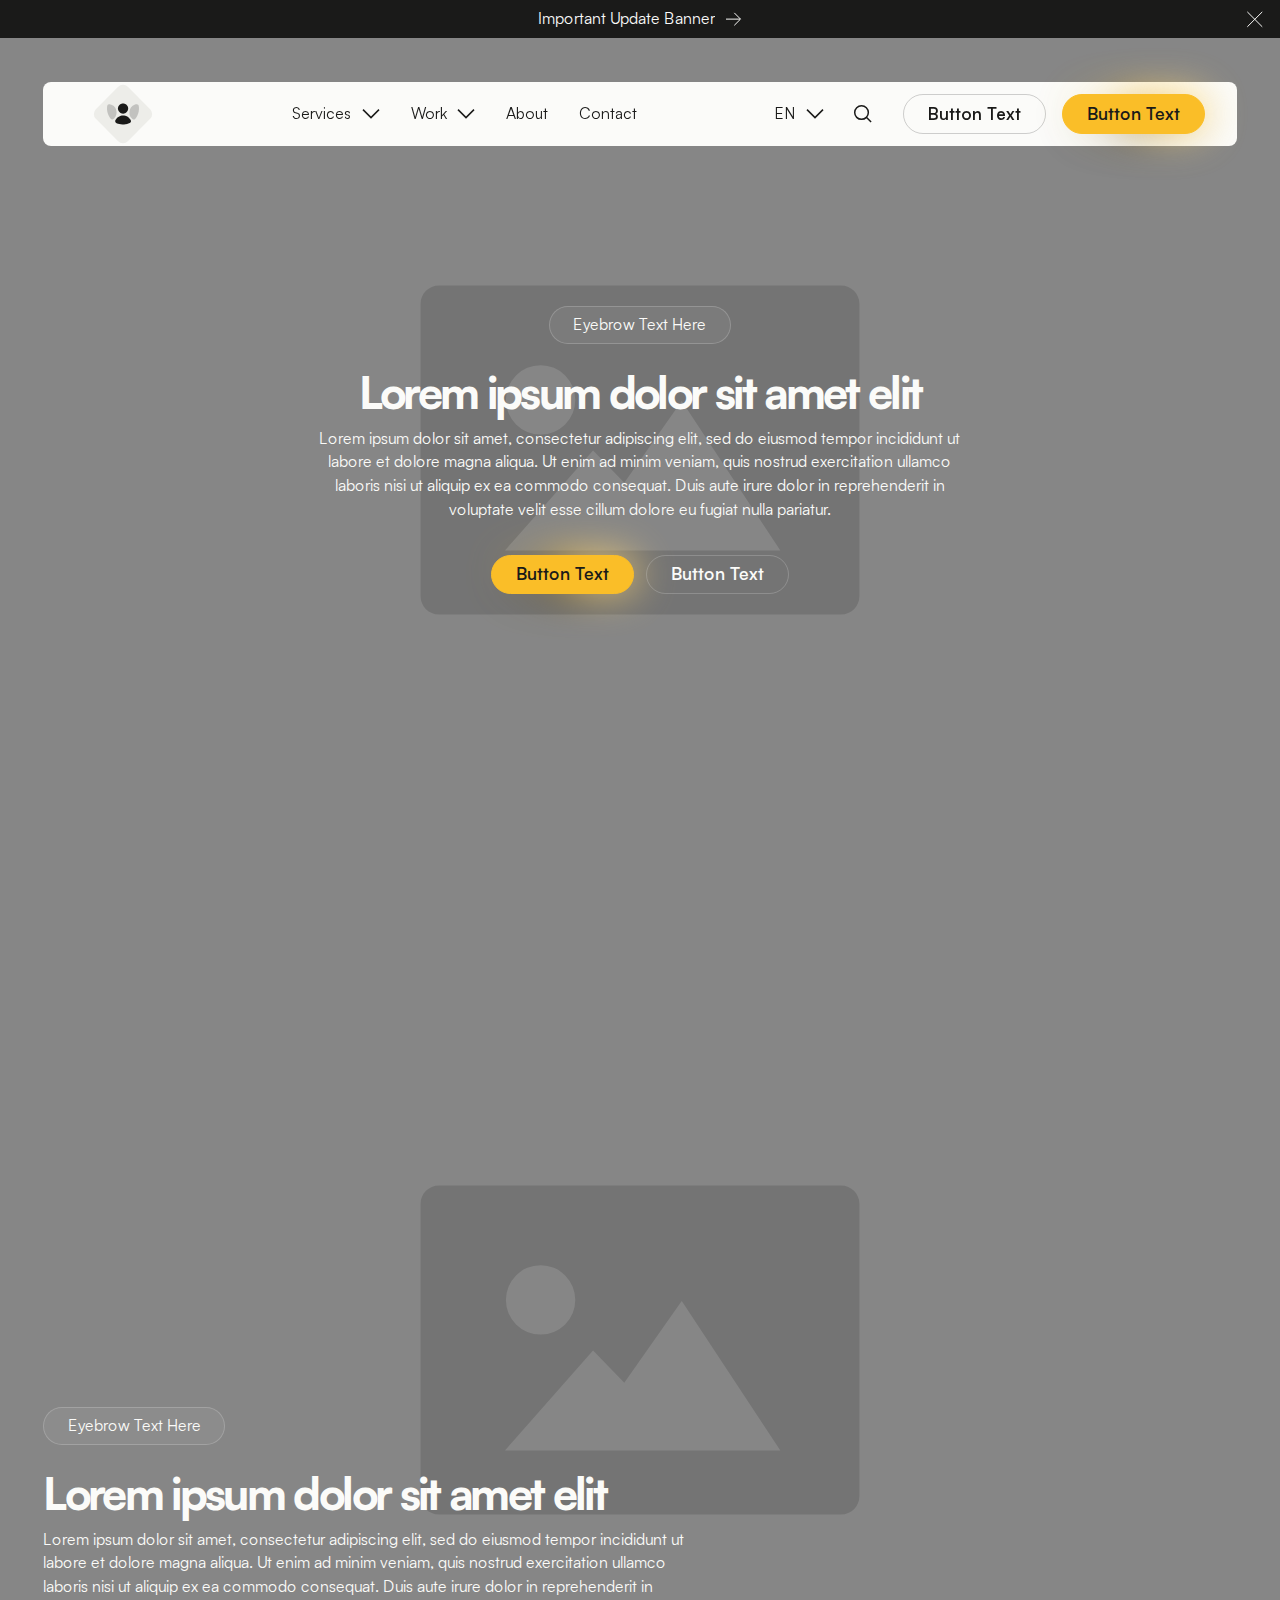
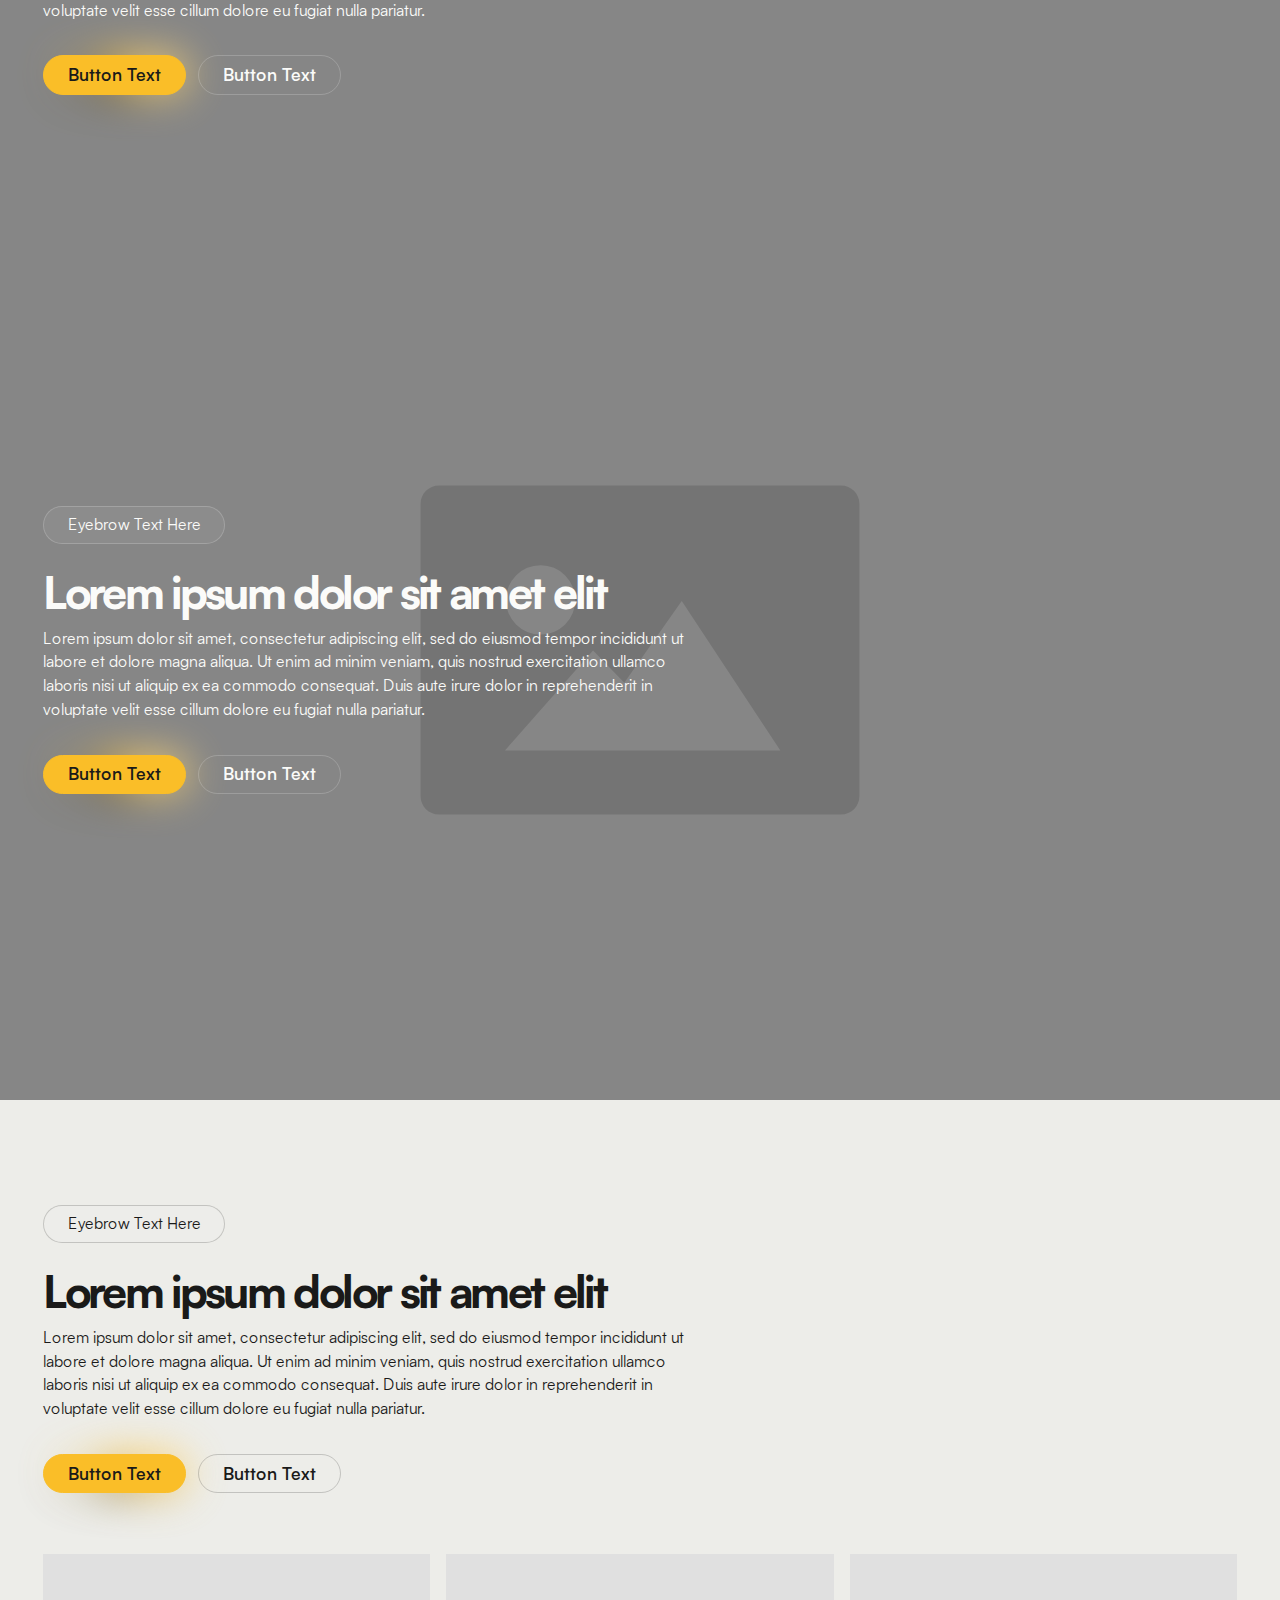
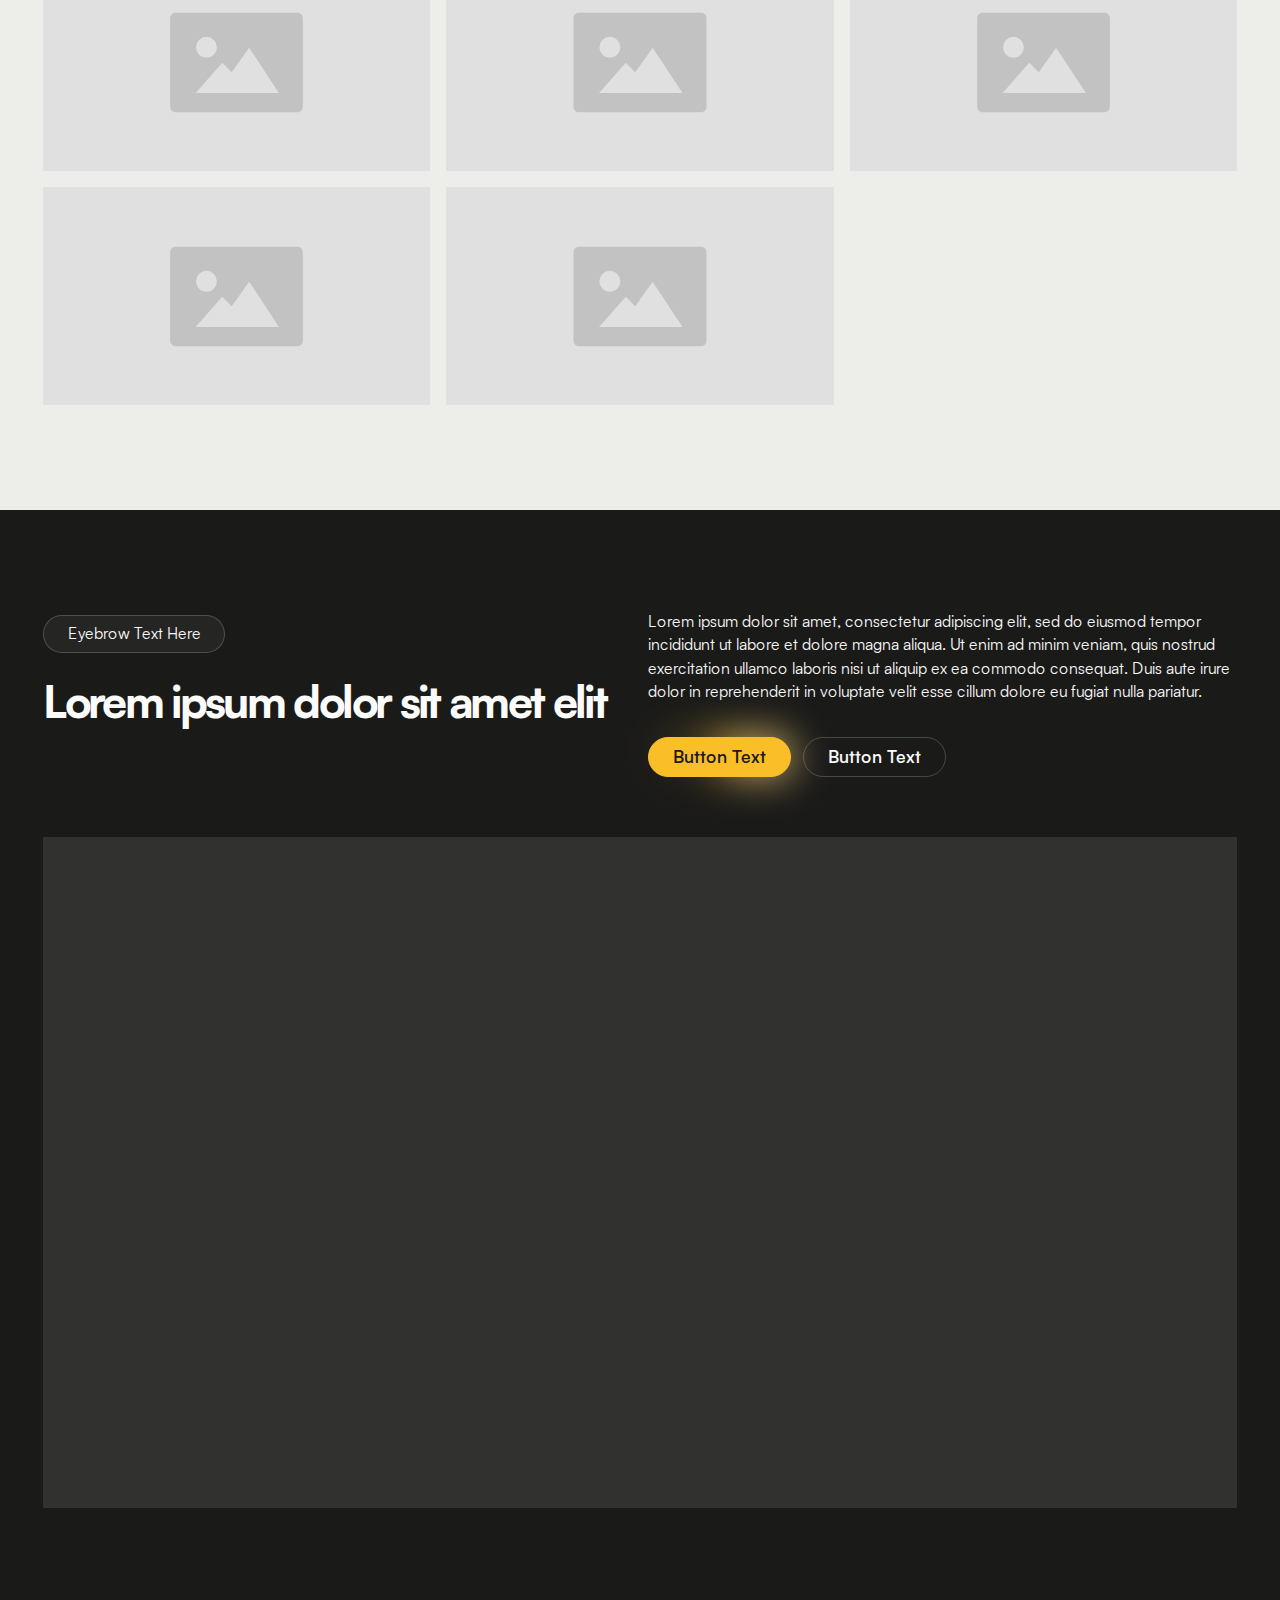
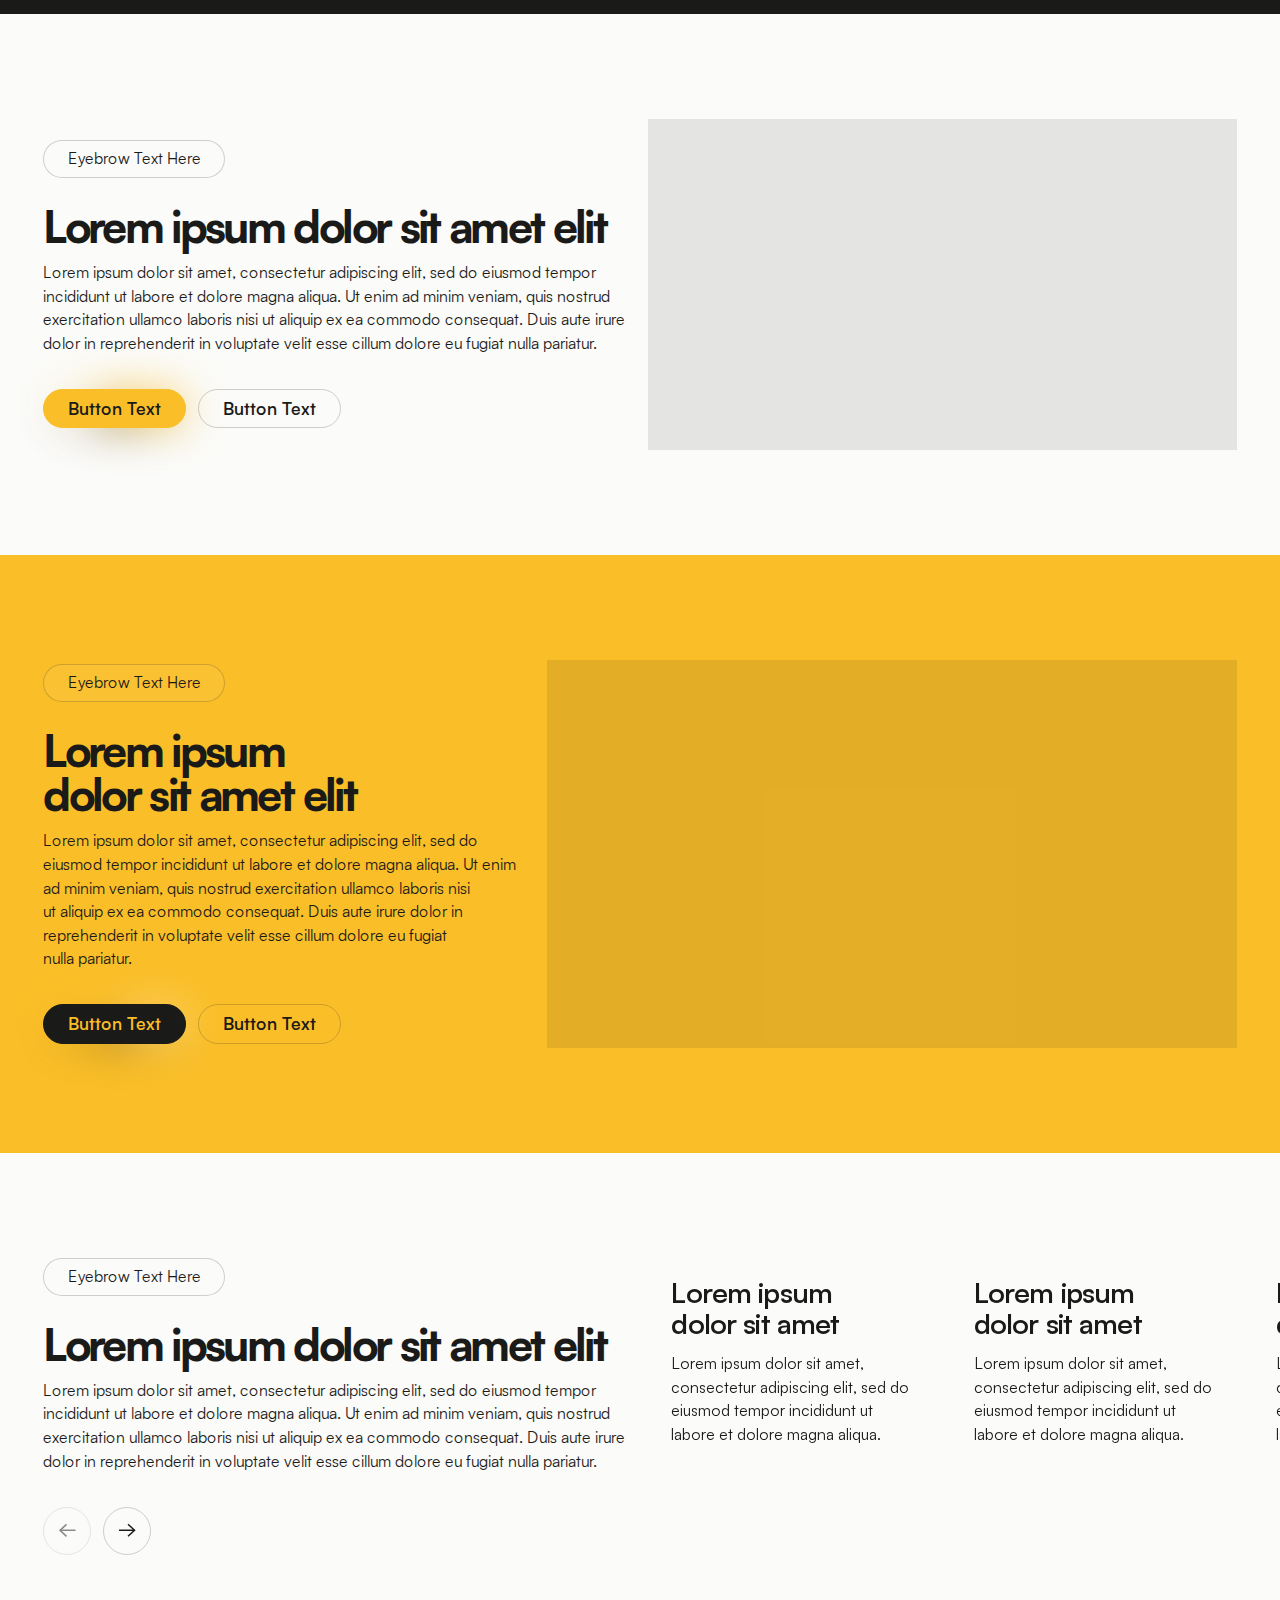
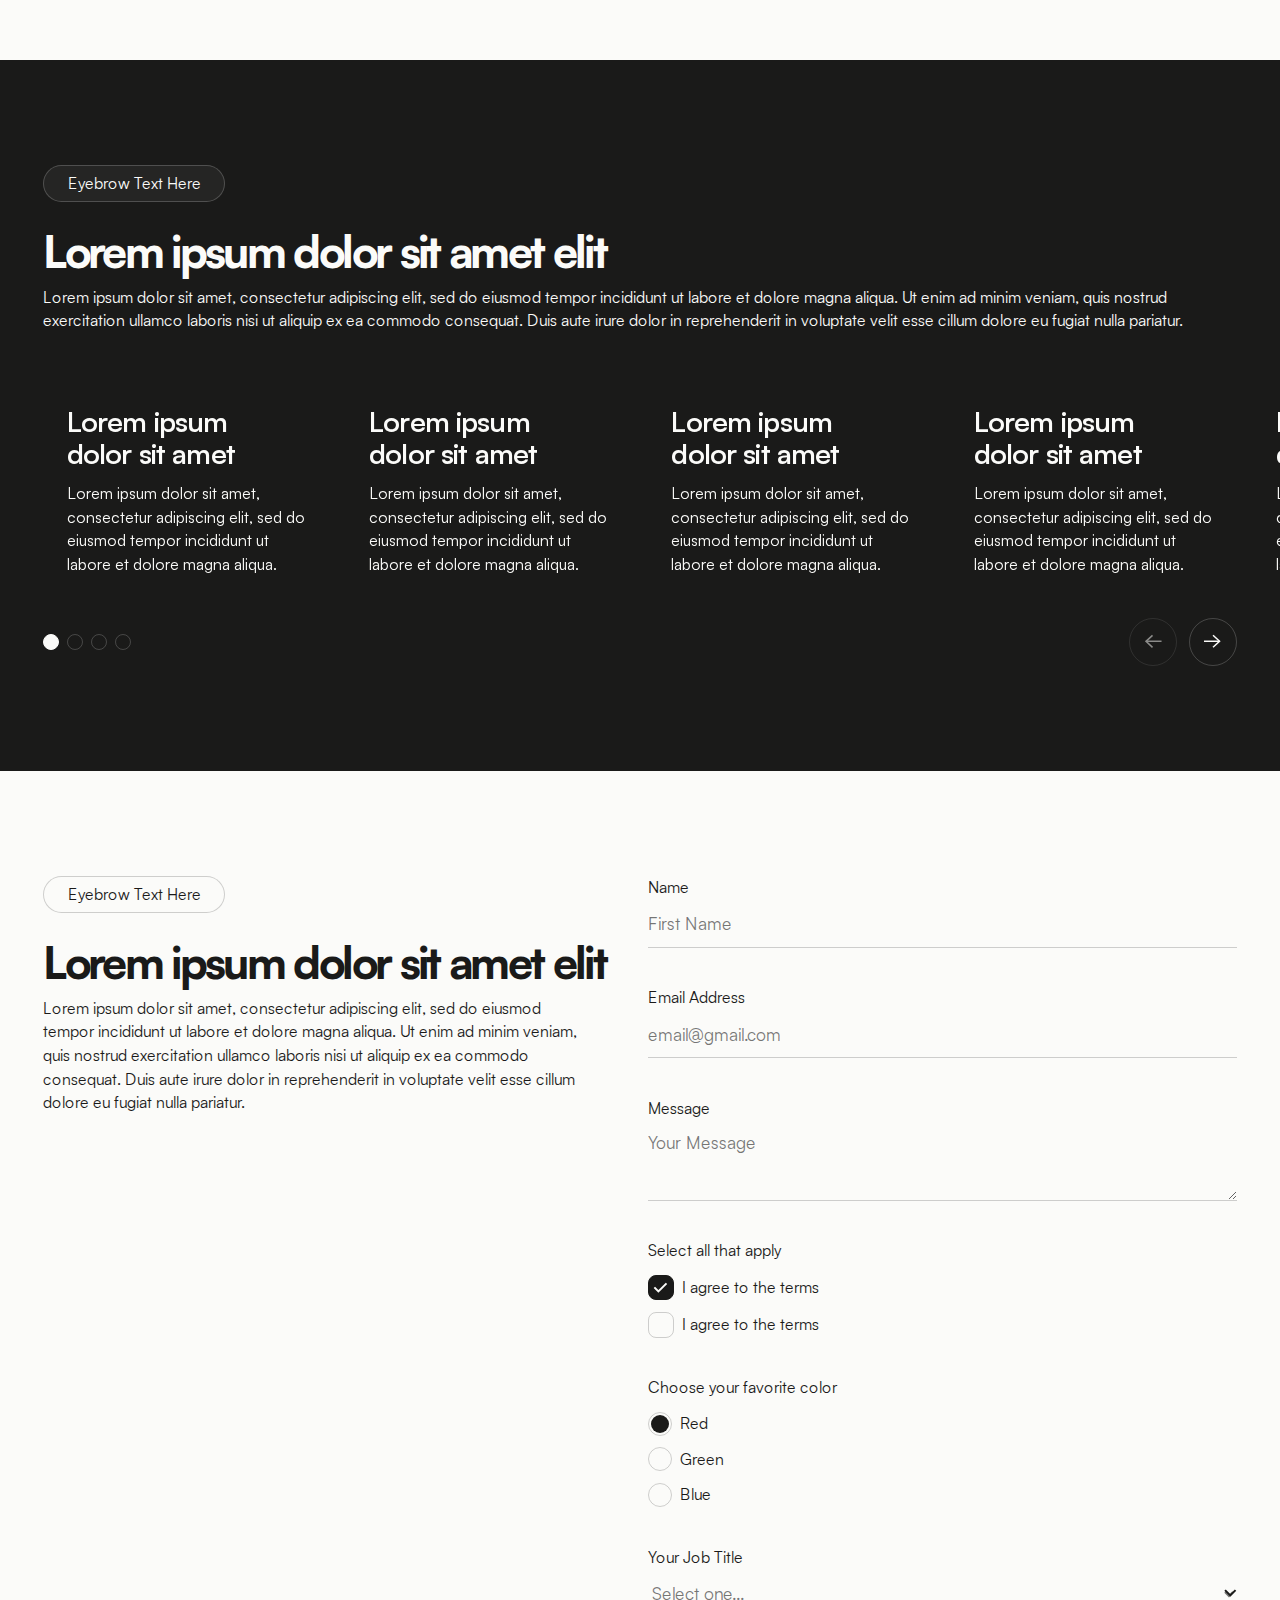
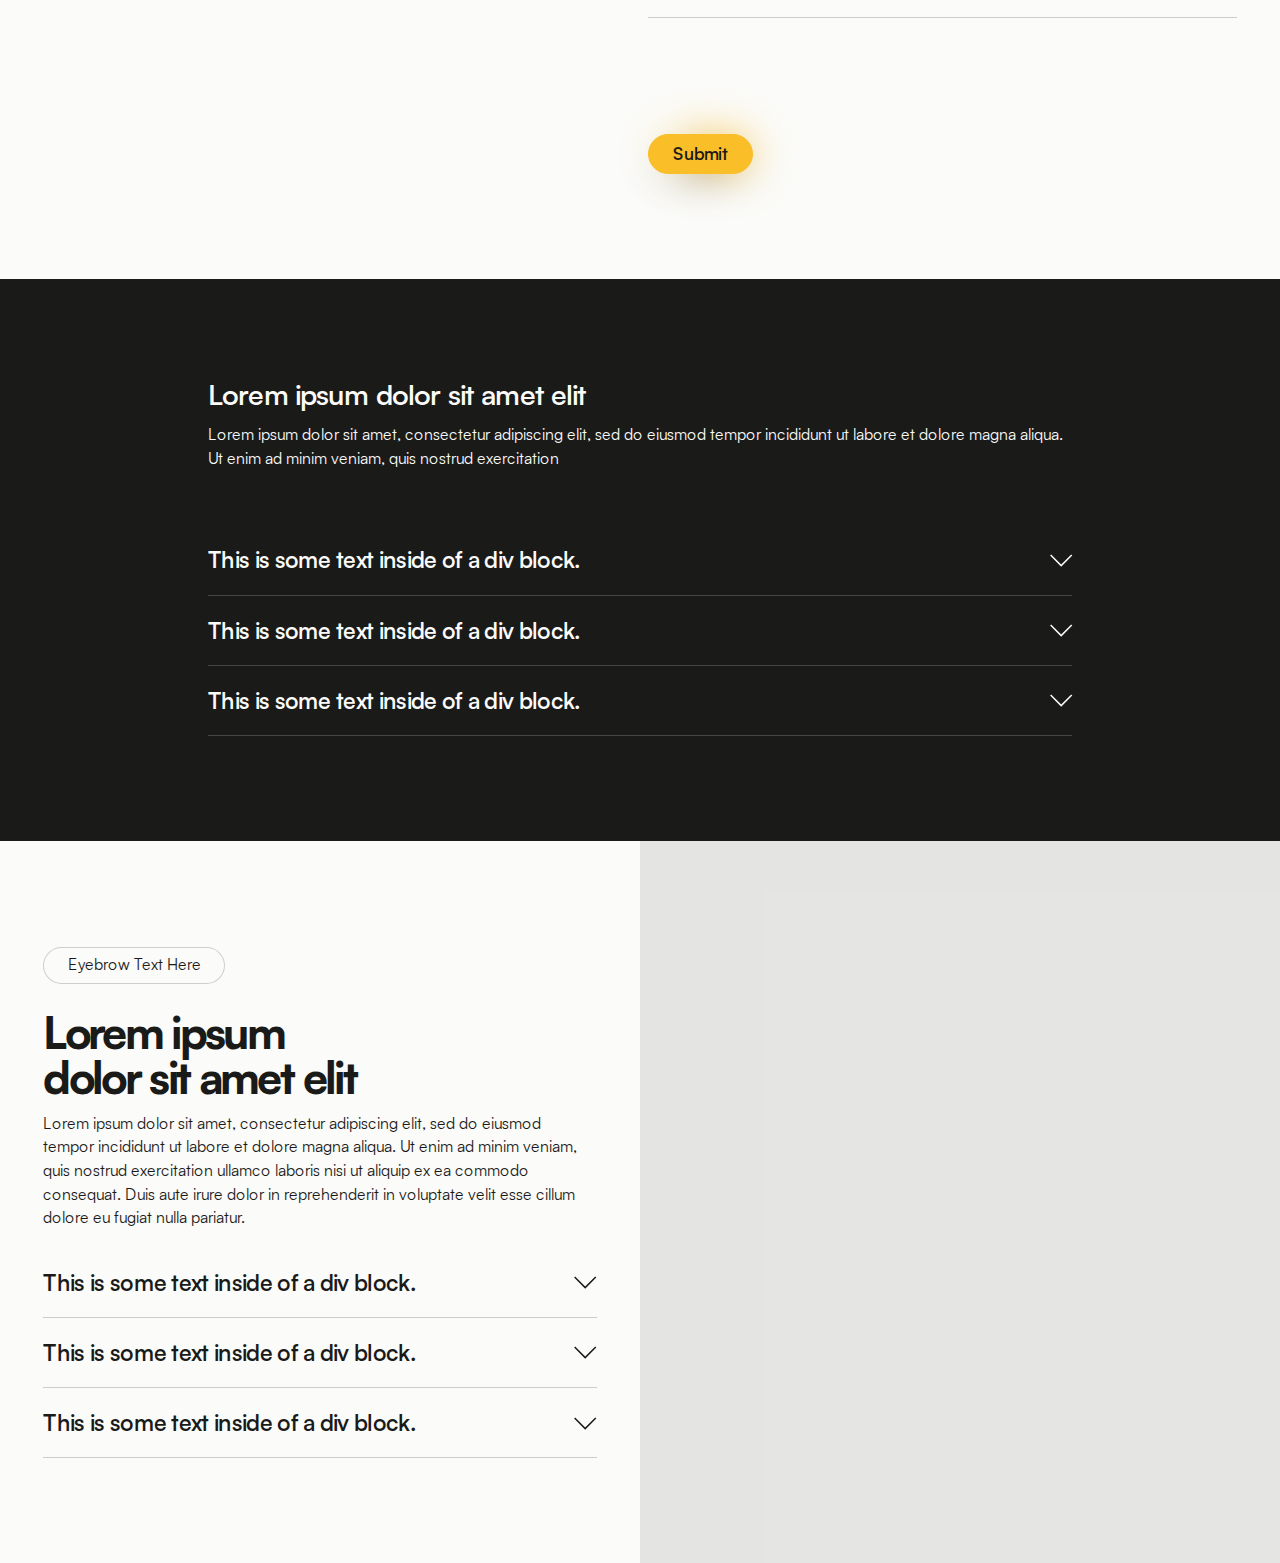
<file: example-components.html>
<!DOCTYPE html><!--  This site was created in Webflow. https://webflow.com  --><!--  Last Published: Sat Aug 16 2025 08:51:28 GMT+0000 (Coordinated Universal Time)  -->
<html data-wf-page="689ae2cb9e38bbefd2359d18" data-wf-site="689ae2cb9e38bbefd2359cd2" lang="en">
<head>
  <meta charset="utf-8">
  <title>Example Components</title>
  <meta content="Example Components" property="og:title">
  <meta content="Example Components" property="twitter:title">
  <meta content="width=device-width, initial-scale=1" name="viewport">
  <meta content="Webflow" name="generator">
  <link href="css/normalize.css" rel="stylesheet" type="text/css">
  <link href="css/webflow.css" rel="stylesheet" type="text/css">
  <link href="css/rosenland-portfolio.webflow.css" rel="stylesheet" type="text/css">
  <script type="text/javascript">!function(o,c){var n=c.documentElement,t=" w-mod-";n.className+=t+"js",("ontouchstart"in o||o.DocumentTouch&&c instanceof DocumentTouch)&&(n.className+=t+"touch")}(window,document);</script>
  <link href="images/favicon.png" rel="shortcut icon" type="image/x-icon">
  <link href="images/webclip.jpg" rel="apple-touch-icon">
</head>
<body>
  <div class="page_wrap">
    <div class="u-position-fixed">
      <div class="w-embed">
        <style>
:root {
  --grid-breakout: [full-start] minmax(0, 1fr) [content-start] repeat(var(--site--column-count), minmax(0, var(--site--column-width))) [content-end] minmax(0, 1fr) [full-end];
  --grid-breakout-single: [full-start] minmax(0, 1fr) [content-start] minmax(0, calc(100% - var(--site--margin) * 2)) [content-end] minmax(0, 1fr) [full-end];
}
::before, ::after {
	box-sizing: border-box;
}
.w-embed:before, .w-embed:after,
.w-richtext:before, .w-richtext:after {
	content: unset;
}
html {
	background-color: var(--_theme---background);
}
button {
	background-color: unset;
	padding: unset;
	text-align: inherit;
}
button:not(:disabled) {
	cursor: pointer;
}
video {
	width: 100%;
	object-fit: cover;
}
/* remove padding of empty element */
.wf-empty {
	padding: 0;
}
svg {
	max-width: 100%;
}
@media (prefers-color-scheme: light) {
	option { color: black; }
}
img::selection {
	background: transparent;
}
/* Typography */
body {
	text-transform: var(--_text-style---text-transform);
	font-smoothing: antialiased;
	-webkit-font-smoothing: antialiased;
}
/* Clear Defaults */
a:not([class]) {
	text-decoration: underline;
}
h1,h2,h3,h4,h5,h6,p,blockquote,label {
	font-family: inherit;
	font-size: inherit;
	font-weight: inherit;
	line-height: inherit;
	letter-spacing: inherit;
	text-transform: inherit;
	text-wrap: inherit;
	margin-top: 0;
	margin-bottom: 0;
}
select:has(option[value=""]:checked) {
	color: color-mix(in lab, currentcolor 60%, transparent)
}
/* Selection Color */
::selection {
	background-color: var(--_theme---selection--background);
	color: var(--_theme---selection--text);
}
/* Margin Trim */
:is(.u-margin-trim,.u-rich-text) > :not(:not(.w-condition-invisible,.u-cover-absolute,.u-ignore-trim) ~ :not(.w-condition-invisible,.u-cover-absolute,.u-ignore-trim)),
:is(.u-margin-trim,.u-rich-text) > :not(:not(.w-condition-invisible,.u-cover-absolute,.u-ignore-trim) ~ :not(.w-condition-invisible,.u-cover-absolute,.u-ignore-trim)).u-display-contents > :first-child {
	margin-top: 0;
}
:is(.u-margin-trim,.u-rich-text) > :not(:has(~ :not(.w-condition-invisible,.u-cover-absolute,.u-ignore-trim))),
:is(.u-margin-trim,.u-rich-text) > :not(:has(~ :not(.w-condition-invisible,.u-cover-absolute,.u-ignore-trim))).u-display-contents > :last-child {
	margin-bottom: 0;
}
/* Line Height Trim */
:is(h1,h2,h3,h4,h5,h6,p):not(.u-text-trim-off,:has([class*="u-text-style-"]))::before,
[class*="u-text-style-"]:not(.u-text-trim-off,:has(h1,h2,h3,h4,h5,h6,p))::before {
	content: "";
	display: table;
	margin-bottom: calc(-0.5lh + var(--_text-style---trim-top));
}
:is(h1,h2,h3,h4,h5,h6,p):not(.u-text-trim-off,:has([class*="u-text-style-"]))::after,
[class*="u-text-style-"]:not(.u-text-trim-off,:has(h1,h2,h3,h4,h5,h6,p))::after {
	content: "";
	display: table;
	margin-bottom: calc(-0.5lh + var(--_text-style---trim-bottom));
}
/* Rich Text Links */
.w-richtext a {
	position: relative;
	z-index: 4;
}
/* Line Clamp */
.u-line-clamp-1, .u-line-clamp-2, .u-line-clamp-3, .u-line-clamp-4 {
	-webkit-line-clamp: 1;
	-webkit-box-orient: vertical;
}
.u-line-clamp-2 { -webkit-line-clamp: 2; }
.u-line-clamp-3 { -webkit-line-clamp: 3; }
.u-line-clamp-4 { -webkit-line-clamp: 4; }
/* Child Contain */
.u-child-contain > * {
	width: 100%;
	max-width: inherit !important;
  margin-inline: 0 !important;
	margin-top: 0 !important;
}
/* Hide */
.u-hide-if-empty:empty,
.u-hide-if-empty:not(:has(> :not(.w-condition-invisible))),
.u-hide-if-empty-cms:not(:has(.w-dyn-item)),
.u-embed-js,
.u-embed-css {
	display: none !important;
}
/* Focus State */
a, button, :where([tabindex]), [data-outline] {
	outline-offset: var(--focus--offset-outer);
}
a:focus-visible,
button:focus-visible,
[tabindex]:focus-visible,
label:has(input:focus-visible) [data-outline] {
	outline-color: var(--_theme---text);
	outline-width: var(--focus--width);
	outline-style: solid;
}
/* Global / Clickable Component */
.wf-design-mode .clickable_wrap {
	z-index: 0;
}
.clickable_wrap a[href="#"] {
	display: none;
}
.clickable_wrap a[href="#"] ~ button {
	display: block;
}
/* Responsive Above */
@container threshold-large (width >= 62em) {
	.u-order-unset-above { order: unset !important; }
	.u-all-unset-above { all: unset !important; }
	.u-grid-below { display: flex !important; }
}
@container threshold-medium (width >= 48em) {
	.u-order-unset-above { order: unset !important; }
	.u-all-unset-above { all: unset !important; }
	.u-grid-below { display: flex !important; }
}
@container threshold-small (width >= 30em) {
	.u-order-unset-above { order: unset !important; }
	.u-all-unset-above { all: unset !important; }
	.u-grid-below { display: flex !important; }
}
/* Responsive Below */
@container threshold-large (width < 62em) {
	.u-order-unset-below { order: unset !important; }
	.u-all-unset-below { all: unset !important; }
	.u-grid-above { display: flex !important; }
}
@container threshold-medium (width < 48em) {
	.u-order-unset-below { order: unset !important; }
	.u-all-unset-below { all: unset !important; }
	.u-grid-above { display: flex !important; }
}
@container threshold-small (width < 30em) {
	.u-order-unset-below { order: unset !important; }
	.u-all-unset-below { all: unset !important; }
	.u-grid-above { display: flex !important; }
}
/* Form Radio */
.form_main_radio_label:has(input:checked) .form_main_radio_circle_inner {
	opacity: 1;
}
/* Form Checkbox */
.form_main_checkbox_label:has(input:checked) .form_main_checkbox_box {
	background-color: currentColor;
	border-color: currentColor;
}
.form_main_checkbox_label:has(input:checked) .form_main_checkbox_icon {
	opacity: 1;
}
</style>
      </div>
    </div>
    <div class="guide_wrap">
      <div class="w-embed">
        <style>
html.wf-design-mode .guide_wrap {
	display: block;
}
.guide_layout {
	counter-reset: gridguides;
}
.guide_layout > div::before {
  counter-increment: gridguides;
  content: counter(gridguides);
}
</style>
      </div>
      <div data-padding-bottom="none" data-padding-top="none" class="guide_contain u-container">
        <div class="guide_layout">
          <div class="guide_column"></div>
          <div class="guide_column"></div>
          <div class="guide_column"></div>
          <div class="guide_column"></div>
          <div class="guide_column"></div>
          <div class="guide_column"></div>
          <div class="guide_column"></div>
          <div class="guide_column"></div>
          <div class="guide_column"></div>
          <div class="guide_column"></div>
          <div class="guide_column"></div>
          <div class="guide_column"></div>
          <div class="guide_column"></div>
          <div class="guide_column"></div>
          <div class="guide_column"></div>
          <div class="guide_column"></div>
          <div class="guide_column"></div>
          <div class="guide_column"></div>
          <div class="guide_column"></div>
          <div class="guide_column"></div>
          <div class="guide_column"></div>
          <div class="guide_column"></div>
          <div class="guide_column"></div>
          <div class="guide_column"></div>
        </div>
      </div>
    </div>
    <div class="nav_component">
      <div class="w-embed">
        <style>
/* on smaller screens */
@media (width < 65em) {
	/* disable scroll when mobile menu is open */
	body:has(.nav_component .w-nav-button.w--open) { overflow: hidden; }
}
/* on larger screens */
@container (min-width: 65em) {
	/* show desktop nav & dropdown backdrop */
	.nav_desktop_wrap, .nav_dropdown_backdrop { display: block; }
	/* hide mobile nav & mobile menu backdrop */
	.nav_mobile_wrap, .nav_menu_backdrop { display: none; }
}
/* dropdown list: initial state */
html:not(.wf-design-mode) .nav_dropdown_component > .w-dropdown-list {
	/* removes display none to enable css transitions */
	display: grid !important;
	grid-template-columns: minmax(0, 1fr);
	/* sets list to 0 height by default */
	grid-template-rows: 0fr;
	transition: grid-template-rows var(--nav--dropdown-close-duration);
	/* makes list content not focusable when closed */
	visibility: hidden;
	opacity: 0;
}
/* makes list content focusable when opened */
html:not(.wf-design-mode) .nav_dropdown_component > .w-dropdown-list.w--open {
	visibility: visible;
	opacity: 1;
}
/* sets list child to overflow hidden to enable css height transition */
.nav_dropdown_component > .w-dropdown-list > * {
	overflow: hidden;
}
/* set open state of dropdown list */
.nav_dropdown_component:has(> .w-dropdown-toggle[aria-expanded="true"]) > .w-dropdown-list {
	--nav--dropdown-close-duration: var(--nav--dropdown-open-duration);
	grid-template-rows: 1fr;
}
/* on desktop, delay dropdown opening if another dropdown is open */
.nav_desktop_wrap:has(.nav_dropdown_component > .w-dropdown-toggle.w--open[aria-expanded="false"]) .nav_dropdown_component:has(> .w--open[aria-expanded="true"]) > .w-dropdown-list {
	transition-delay: var(--nav--dropdown-close-duration);
}
/* reveal dropdown backdrop when dropdown open */
.nav_dropdown_backdrop {
	transition: opacity var(--nav--dropdown-close-duration);
}
body:has(.nav_dropdown_component > [aria-expanded="true"]) .nav_dropdown_backdrop {
	opacity: 1;
}
/* rotate arrow inside open dropdown */
.w-dropdown-toggle[aria-expanded="true"] .nav_links_svg {
	transform: rotate(-180deg);
}
/* fade out other dropdown links when link is hovered */
@media (hover: hover) and (pointer: fine) {
	body:has(.nav_dropdown_item:hover) .nav_dropdown_item:not(:hover) > * > * {
		opacity: 0.5;
	}
}
/* animate first hamburger line when opened */
.nav_component .w-nav-button.w--open > * > :first-child {
	transform: translateY(calc(var(--nav--hamburger-thickness) * 0.5 + var(--nav--hamburger-gap) * 0.5)) rotate(-45deg);
}
/* animate second hamburger line when opened */
.nav_component .w-nav-button.w--open > * > :last-child {
	transform: translateY(calc(var(--nav--hamburger-thickness) * -0.5 + var(--nav--hamburger-gap) * -0.5)) rotate(45deg);
}
/* reveal mobile menu backdrop on menu open */
.nav_menu_backdrop {
	transition: opacity var(--nav--menu-close-duration);
}
.nav_component:has(.w-nav-button.w--open) .nav_menu_backdrop {
	opacity: 1;
}
/* menu animations */
@keyframes menuOpen {
 from { clip-path: polygon(0 0, 100% 0, 100% 0, 0 0); }
 to { clip-path: polygon(0 0, 100% 0, 100% 100%, 0 100%); }
}
@keyframes menuClose {
 from { clip-path: polygon(0 0, 100% 0, 100% 100%, 0 100%); }
 to { clip-path: polygon(0 0, 100% 0, 100% 0, 0 0); }
}
/* menu open */
.nav_component:has(.w-nav-button.w--open) .w-nav-menu {
	animation: menuOpen var(--nav--menu-open-duration) ease-in-out forwards;
}
/* menu close */
.nav_component:has(.w-nav-button:not(.w--open)) .w-nav-menu {
	animation: menuClose var(--nav--menu-close-duration) ease-in-out forwards;
}
/* position overflow to top of screen */
.nav_component .w-nav-overlay {
 top: 0;
 min-height: 100vh;
}
/* search focus underline */
.nav_search_wrap:has(input:focus-visible) {
	border-color: var(--_theme---text);
}
/* open dropdown on mobile */
.nav_mobile_wrap [data-open-on-mobile] > .w-dropdown-toggle {
	display: none;
}
.nav_mobile_wrap [data-open-on-mobile] > .w-dropdown-list {
	visibility: visible;
	opacity: 1;
	display: block;
	grid-template-rows: 1fr;
}
/* Rotate Nav Banner Arrow When External Link */
a[target="_blank"] .nav_banner_svg {
	transform: rotate(-45deg);
}
/* nav banner */
html:has(.nav_banner_wrap:not(.w-condition-invisible)):not(.hide-nav-banner) {
	--nav--height-total: calc(var(--nav--banner-height) + var(--nav--height));
}
.hide-nav-banner .nav_banner_wrap {
	display: none;
}
.wf-design-mode .nav_mobile_menu_wrap {
	width: 100%;
}
</style>
      </div>
      <a href="/#main" class="nav_skip_wrap w-inline-block">
        <div class="nav_skip_text u-text-style-small">Skip to main content</div>
      </a>
      <div class="nav_banner_wrap">
        <div class="u-embed-js w-embed w-script">
          <script>
if (sessionStorage.getItem("hide-nav-banner") === "true") {
  document.documentElement.classList.add("hide-nav-banner");
}
document.addEventListener("DOMContentLoaded", function () {
  document.querySelectorAll(".nav_banner_close_wrap").forEach((button) => {
    button.addEventListener("click", function () {
      sessionStorage.setItem("hide-nav-banner", "true");
      document.documentElement.classList.add("hide-nav-banner");
    });
  });
  document.querySelectorAll(".nav_skip_wrap").forEach(function (link) {
    const target = document.querySelector("main");
    if (!target) return;
    link.addEventListener("click", function () {
      target.setAttribute("tabindex", "-1");
      target.focus();
    });
  });
});
</script>
        </div>
        <div class="nav_banner_contain">
          <a href="#" class="nav_banner_link w-inline-block">
            <div class="nav_banner_text u-line-clamp-1">Important Update Banner</div><svg xmlns="http://www.w3.org/2000/svg" width="100%" viewbox="0 0 27 24" fill="none" aria-hidden="true" class="nav_banner_svg">
              <path d="M0 12L24 12" stroke="currentColor" stroke-width="var(--nav--icon-thickness)" vector-effect="non-scaling-stroke"></path>
              <path d="M14 1.5L24.5 12L14 22.5" stroke="currentColor" stroke-width="var(--nav--icon-thickness)" vector-effect="non-scaling-stroke"></path>
            </svg>
          </a><button role="button" class="nav_banner_close_wrap"><svg xmlns="http://www.w3.org/2000/svg" width="100%" viewbox="0 0 20 19" fill="none" aria-hidden="true" class="nav_banner_close_svg">
              <path d="M1.51471 1.01465L18.4853 17.9852" stroke="currentColor" stroke-width="var(--nav--icon-thickness)" vector-effect="non-scaling-stroke"></path>
              <path d="M1.51471 17.9851L18.4853 1.01454" stroke="currentColor" stroke-width="var(--nav--icon-thickness)" vector-effect="non-scaling-stroke"></path>
            </svg>
            <div class="nav_screen-reader-text">Close Announcement Banner</div>
          </button>
        </div>
      </div>
      <div role="banner" class="nav_desktop_wrap">
        <div class="nav_desktop_contain">
          <div class="nav_desktop_layout">
            <a aria-label="Home Page" href="index.html" class="nav_desktop_logo w-inline-block"><svg data-wf--logo--variant="inherit" xmlns="http://www.w3.org/2000/svg" width="100%" viewbox="0 0 56 56" fill="none" class="u-svg">
                <rect y="28" width="39.598" height="39.598" rx="5.97333" transform="rotate(-45 0 28)" fill="var(--_theme---background-2)"></rect>
                <path fill-rule="evenodd" clip-rule="evenodd" d="M26.0659 29.5665C23.7415 30.2821 21.1885 32.7818 21.1885 34.3418C21.1885 35.9964 23.3884 36.9469 27.5656 37.0974C30.0461 37.1867 30.5159 37.1355 32.2878 36.583C35.1334 35.6959 35.6176 34.7428 34.2881 32.6463C33.4119 31.2649 31.7192 30.0332 30.0538 29.5658C28.4834 29.1251 27.4992 29.1251 26.0659 29.5665Z" fill="var(--_theme---text)"></path>
                <path d="M28.0513 27.6989C30.5198 27.6989 32.5209 25.6978 32.5209 23.2293C32.5209 20.7609 30.5198 18.7598 28.0513 18.7598C25.5828 18.7598 23.5817 20.7609 23.5817 23.2293C23.5817 25.6978 25.5828 27.6989 28.0513 27.6989Z" fill="var(--_theme---text)"></path>
                <path fill-rule="evenodd" clip-rule="evenodd" d="M14.6988 19.9503C14.2739 20.4063 14.1419 20.8863 14.0335 22.3691C13.8617 24.7148 14.3513 27.1416 15.4443 29.3627C17.2018 32.9335 18.5147 33.6294 20.2663 31.919C24.5123 27.7731 22.0988 20.1812 16.321 19.5084C15.3749 19.3983 15.1583 19.4574 14.6988 19.9503Z" fill="var(--_theme---border)"></path>
                <path fill-rule="evenodd" clip-rule="evenodd" d="M38.5089 19.7657C35.4644 20.8536 33.6354 23.4117 33.631 26.5877C33.628 28.7908 34.1423 30.1968 35.466 31.6021C36.8961 33.1207 37.5236 33.2571 38.6257 32.2894C39.7302 31.3197 41.2465 28.2297 41.7188 25.9866C42.2231 23.5909 42.0273 20.758 41.3044 19.9884C40.7225 19.3689 39.8202 19.2969 38.5089 19.7657Z" fill="var(--_theme---border)"></path>
              </svg></a>
            <nav role="navigation" class="nav_desktop_menu_wrap">
              <div data-wf--menu--variant="desktop" class="nav_links_component w-variant-23049969-09ac-2789-520b-3c6ae895bbc6">
                <ul role="list" class="nav_links_wrap w-variant-23049969-09ac-2789-520b-3c6ae895bbc6 w-list-unstyled">
                  <li class="nav_links_item">
                    <div data-delay="400" data-hover="true" class="nav_dropdown_component w-dropdown">
                      <div class="nav_links_link w-variant-23049969-09ac-2789-520b-3c6ae895bbc6 w-dropdown-toggle">
                        <div class="nav_links_text">Services</div>
                        <div class="nav_links_svg"><svg data-wf--icon-arrow--direction="bottom" viewbox="0 0 66 70" fill="none" width="100%" height="100%" aria-hidden="true" class="u-svg w-variant-caa8b8e9-e8ec-6eb3-4526-30f19f7326f5">
                            <path d="M17 2L50 34.9999L17 68" stroke="currentColor" stroke-width="var(--border-width--main)" vector-effect="non-scaling-stroke"></path>
                          </svg></div>
                      </div>
                      <nav class="nav_dropdown_main_wrap w-variant-23049969-09ac-2789-520b-3c6ae895bbc6 w-dropdown-list">
                        <div class="nav_dropdown_main_content">
                          <div data-lenis-prevent="" class="nav_dropdown_main_scroll w-variant-23049969-09ac-2789-520b-3c6ae895bbc6">
                            <ul role="list" class="nav_dropdown_list">
                              <li class="nav_dropdown_item">
                                <a href="#" class="nav_dropdown_link w-variant-23049969-09ac-2789-520b-3c6ae895bbc6 w-inline-block">
                                  <div class="nav_dropdown_text">Branding</div>
                                </a>
                              </li>
                              <li class="nav_dropdown_item">
                                <a href="#" class="nav_dropdown_link w-variant-23049969-09ac-2789-520b-3c6ae895bbc6 w-inline-block">
                                  <div class="nav_dropdown_text">Website Design</div>
                                </a>
                              </li>
                              <li class="nav_dropdown_item">
                                <a href="#" class="nav_dropdown_link w-variant-23049969-09ac-2789-520b-3c6ae895bbc6 w-inline-block">
                                  <div class="nav_dropdown_text">Development</div>
                                </a>
                              </li>
                            </ul>
                          </div>
                        </div>
                      </nav>
                    </div>
                  </li>
                  <li class="nav_links_item">
                    <div data-delay="400" data-hover="true" class="nav_dropdown_component w-dropdown">
                      <div class="nav_links_link w-variant-23049969-09ac-2789-520b-3c6ae895bbc6 w-dropdown-toggle">
                        <div class="nav_links_text">Work</div>
                        <div class="nav_links_svg"><svg data-wf--icon-arrow--direction="bottom" viewbox="0 0 66 70" fill="none" width="100%" height="100%" aria-hidden="true" class="u-svg w-variant-caa8b8e9-e8ec-6eb3-4526-30f19f7326f5">
                            <path d="M17 2L50 34.9999L17 68" stroke="currentColor" stroke-width="var(--border-width--main)" vector-effect="non-scaling-stroke"></path>
                          </svg></div>
                      </div>
                      <nav class="nav_dropdown_mega_wrap w-variant-23049969-09ac-2789-520b-3c6ae895bbc6 w-dropdown-list">
                        <div class="nav_dropdown_mega_content w-variant-23049969-09ac-2789-520b-3c6ae895bbc6">
                          <div data-lenis-prevent="" class="nav_dropdown_mega_scroll w-variant-23049969-09ac-2789-520b-3c6ae895bbc6">
                            <div class="nav_dropdown_mega_contain w-variant-23049969-09ac-2789-520b-3c6ae895bbc6">
                              <div class="nav_dropdown_mega_layout w-variant-23049969-09ac-2789-520b-3c6ae895bbc6">
                                <ul role="list" class="nav_dropdown_list">
                                  <li class="nav_dropdown_item">
                                    <a href="#" class="nav_dropdown_link w-variant-23049969-09ac-2789-520b-3c6ae895bbc6 w-inline-block">
                                      <div class="nav_dropdown_text">Branding</div>
                                    </a>
                                  </li>
                                  <li class="nav_dropdown_item">
                                    <a href="#" class="nav_dropdown_link w-variant-23049969-09ac-2789-520b-3c6ae895bbc6 w-inline-block">
                                      <div class="nav_dropdown_text">Website Design</div>
                                    </a>
                                  </li>
                                  <li class="nav_dropdown_item">
                                    <a href="#" class="nav_dropdown_link w-variant-23049969-09ac-2789-520b-3c6ae895bbc6 w-inline-block">
                                      <div class="nav_dropdown_text">Development</div>
                                    </a>
                                  </li>
                                </ul>
                                <ul role="list" class="nav_dropdown_list">
                                  <li class="nav_dropdown_item">
                                    <a href="#" class="nav_dropdown_link w-variant-23049969-09ac-2789-520b-3c6ae895bbc6 w-inline-block">
                                      <div class="nav_dropdown_text">Branding</div>
                                    </a>
                                  </li>
                                  <li class="nav_dropdown_item">
                                    <a href="#" class="nav_dropdown_link w-variant-23049969-09ac-2789-520b-3c6ae895bbc6 w-inline-block">
                                      <div class="nav_dropdown_text">Website Design</div>
                                    </a>
                                  </li>
                                  <li class="nav_dropdown_item">
                                    <a href="#" class="nav_dropdown_link w-variant-23049969-09ac-2789-520b-3c6ae895bbc6 w-inline-block">
                                      <div class="nav_dropdown_text">Development</div>
                                    </a>
                                  </li>
                                </ul>
                                <ul role="list" class="nav_dropdown_list">
                                  <li class="nav_dropdown_item">
                                    <a href="#" class="nav_dropdown_link w-variant-23049969-09ac-2789-520b-3c6ae895bbc6 w-inline-block">
                                      <div class="nav_dropdown_text">Branding</div>
                                    </a>
                                  </li>
                                  <li class="nav_dropdown_item">
                                    <a href="#" class="nav_dropdown_link w-variant-23049969-09ac-2789-520b-3c6ae895bbc6 w-inline-block">
                                      <div class="nav_dropdown_text">Website Design</div>
                                    </a>
                                  </li>
                                  <li class="nav_dropdown_item">
                                    <a href="#" class="nav_dropdown_link w-variant-23049969-09ac-2789-520b-3c6ae895bbc6 w-inline-block">
                                      <div class="nav_dropdown_text">Development</div>
                                    </a>
                                  </li>
                                </ul>
                                <ul role="list" class="nav_dropdown_list">
                                  <li class="nav_dropdown_item">
                                    <a href="#" class="nav_dropdown_link w-variant-23049969-09ac-2789-520b-3c6ae895bbc6 w-inline-block">
                                      <div class="nav_dropdown_text">Branding</div>
                                    </a>
                                  </li>
                                  <li class="nav_dropdown_item">
                                    <a href="#" class="nav_dropdown_link w-variant-23049969-09ac-2789-520b-3c6ae895bbc6 w-inline-block">
                                      <div class="nav_dropdown_text">Website Design</div>
                                    </a>
                                  </li>
                                  <li class="nav_dropdown_item">
                                    <a href="#" class="nav_dropdown_link w-variant-23049969-09ac-2789-520b-3c6ae895bbc6 w-inline-block">
                                      <div class="nav_dropdown_text">Development</div>
                                    </a>
                                  </li>
                                </ul>
                              </div>
                            </div>
                          </div>
                        </div>
                      </nav>
                    </div>
                  </li>
                  <li class="nav_links_item">
                    <a href="#" class="nav_links_link w-variant-23049969-09ac-2789-520b-3c6ae895bbc6 w-inline-block">
                      <div class="nav_links_text">About</div>
                    </a>
                  </li>
                  <li class="nav_links_item">
                    <a href="#" class="nav_links_link w-variant-23049969-09ac-2789-520b-3c6ae895bbc6 w-inline-block">
                      <div class="nav_links_text">Contact</div>
                    </a>
                  </li>
                </ul>
                <ul role="list" class="nav_actions_wrap w-variant-23049969-09ac-2789-520b-3c6ae895bbc6 w-list-unstyled">
                  <li class="nav_links_item">
                    <div data-delay="400" data-hover="false" class="nav_dropdown_component w-dropdown">
                      <div class="nav_links_link w-variant-23049969-09ac-2789-520b-3c6ae895bbc6 w-dropdown-toggle">
                        <div class="w-locales-list">
                          <div class="nav_links_text u-text-transform-uppercase">EN</div>
                          <div class="nav_links_locales_hide w-locales-empty"></div>
                        </div>
                        <div class="nav_links_svg"><svg data-wf--icon-arrow--direction="bottom" viewbox="0 0 66 70" fill="none" width="100%" height="100%" aria-hidden="true" class="u-svg w-variant-caa8b8e9-e8ec-6eb3-4526-30f19f7326f5">
                            <path d="M17 2L50 34.9999L17 68" stroke="currentColor" stroke-width="var(--border-width--main)" vector-effect="non-scaling-stroke"></path>
                          </svg></div>
                      </div>
                      <nav class="nav_dropdown_main_wrap w-variant-23049969-09ac-2789-520b-3c6ae895bbc6 w-dropdown-list">
                        <div class="nav_dropdown_main_content">
                          <div data-lenis-prevent="" class="nav_dropdown_main_scroll w-variant-23049969-09ac-2789-520b-3c6ae895bbc6 w-locales-list">
                            <div class="w-locales-empty">
                              <div>No enabled locales found.</div>
                            </div>
                          </div>
                        </div>
                      </nav>
                    </div>
                  </li>
                  <li class="nav_links_item">
                    <div data-delay="400" data-hover="false" data-open-on-mobile="" class="nav_dropdown_component w-dropdown">
                      <div class="nav_links_link w-variant-23049969-09ac-2789-520b-3c6ae895bbc6 w-dropdown-toggle">
                        <div class="nav_links_search_icon"><svg xmlns="http://www.w3.org/2000/svg" width="100%" viewbox="0 0 400 400" fill="none" aria-hidden="true" class="u-svg">
                            <path d="M 326,171     A 155,155 0 1,1 16,171     A 155,155 0 1,1 326,171" stroke="currentColor" stroke-width="var(--border-width--main)" vector-effect="non-scaling-stroke"></path>
                            <path d="M280.602 280.602L388.602 388.602" stroke="currentColor" stroke-width="var(--border-width--main)" vector-effect="non-scaling-stroke"></path>
                          </svg></div>
                        <div class="u-sr-only">Search</div>
                      </div>
                      <nav class="nav_dropdown_mega_wrap w-variant-23049969-09ac-2789-520b-3c6ae895bbc6 w-dropdown-list">
                        <div class="nav_dropdown_mega_content w-variant-23049969-09ac-2789-520b-3c6ae895bbc6">
                          <div data-lenis-prevent="" class="nav_dropdown_mega_scroll w-variant-23049969-09ac-2789-520b-3c6ae895bbc6">
                            <div class="nav_dropdown_mega_contain w-variant-23049969-09ac-2789-520b-3c6ae895bbc6">
                              <form action="/search" class="nav_search_wrap w-form"><button type="submit" tabindex="-1" class="nav_search_btn_wrap"><svg xmlns="http://www.w3.org/2000/svg" width="100%" viewbox="0 0 400 400" fill="none" aria-hidden="true" class="nav_search_btn_icon">
                                    <circle cx="171" cy="171" r="155" stroke="currentColor" stroke-width="var(--nav--icon-thickness)" vector-effect="non-scaling-stroke"></circle>
                                    <path d="M280.602 280.602L388.602 388.602" stroke="currentColor" stroke-width="var(--nav--icon-thickness)" vector-effect="non-scaling-stroke"></path>
                                  </svg>
                                  <div class="nav_screen-reader-text">Search</div>
                                </button><label class="nav_search_label"><span class="nav_screen-reader-text">Search</span><input class="nav_search_field w-input" maxlength="256" name="query" placeholder="Search…" type="search" id="search" required=""></label></form>
                            </div>
                          </div>
                        </div>
                      </nav>
                    </div>
                  </li>
                  <li class="nav_buttons_item is-main w-variant-23049969-09ac-2789-520b-3c6ae895bbc6">
                    <div data-wf--button-main--style="secondary" class="button_main_wrap">
                      <div class="clickable_wrap u-cover-absolute">
                        <a target="" href="#" class="clickable_link w-inline-block"><span class="clickable_text u-sr-only">Button Text</span></a><button type="button" class="clickable_btn"><span class="clickable_text u-sr-only">Button Text</span></button>
                      </div>
                      <div class="w-embed">
                        <style>
@property --button_main_rotation {
 syntax: "<angle>";
 initial-value: 0turn;
 inherits: false;
}
</style>
                        <style>
.button_main_glow {
 background-image: conic-gradient(from var(--button_main_rotation, 0turn), var(--swatch--brand-500), var(--swatch--brand-300), var(--swatch--brand-800), transparent, var(--swatch--brand-500));
}
@keyframes button_main_animation {
 from { --button_main_rotation: 0turn; }
 to { --button_main_rotation: 1turn; }
}
@supports not (fill: context-fill) {
 .button_main_glow { animation: unset; }
}
</style>
                      </div>
                      <div class="button_main_layout w-variant-e85564cd-af30-a478-692b-71732aefb3ab">
                        <div aria-hidden="true" class="button_main_text u-text-style-large u-weight-medium">Button Text</div>
                      </div>
                      <div class="button_main_glow w-variant-e85564cd-af30-a478-692b-71732aefb3ab"></div>
                    </div>
                  </li>
                  <li class="nav_buttons_item">
                    <div data-wf--button-main--style="primary" class="button_main_wrap">
                      <div class="clickable_wrap u-cover-absolute">
                        <a target="" href="#" class="clickable_link w-inline-block"><span class="clickable_text u-sr-only">Button Text</span></a><button type="button" class="clickable_btn"><span class="clickable_text u-sr-only">Button Text</span></button>
                      </div>
                      <div class="w-embed">
                        <style>
@property --button_main_rotation {
 syntax: "<angle>";
 initial-value: 0turn;
 inherits: false;
}
</style>
                        <style>
.button_main_glow {
 background-image: conic-gradient(from var(--button_main_rotation, 0turn), var(--swatch--brand-500), var(--swatch--brand-300), var(--swatch--brand-800), transparent, var(--swatch--brand-500));
}
@keyframes button_main_animation {
 from { --button_main_rotation: 0turn; }
 to { --button_main_rotation: 1turn; }
}
@supports not (fill: context-fill) {
 .button_main_glow { animation: unset; }
}
</style>
                      </div>
                      <div class="button_main_layout">
                        <div aria-hidden="true" class="button_main_text u-text-style-large u-weight-medium">Button Text</div>
                      </div>
                      <div class="button_main_glow"></div>
                    </div>
                  </li>
                </ul>
              </div>
            </nav>
          </div>
        </div>
      </div>
      <div data-animation="default" data-collapse="all" data-duration="400" data-easing="ease" data-easing2="ease" role="banner" class="nav_mobile_wrap w-nav">
        <div class="nav_mobile_contain">
          <div class="nav_mobile_layout">
            <a aria-label="Home Page" href="index.html" class="nav_mobile_logo w-inline-block"><svg data-wf--logo--variant="inherit" xmlns="http://www.w3.org/2000/svg" width="100%" viewbox="0 0 56 56" fill="none" class="u-svg">
                <rect y="28" width="39.598" height="39.598" rx="5.97333" transform="rotate(-45 0 28)" fill="var(--_theme---background-2)"></rect>
                <path fill-rule="evenodd" clip-rule="evenodd" d="M26.0659 29.5665C23.7415 30.2821 21.1885 32.7818 21.1885 34.3418C21.1885 35.9964 23.3884 36.9469 27.5656 37.0974C30.0461 37.1867 30.5159 37.1355 32.2878 36.583C35.1334 35.6959 35.6176 34.7428 34.2881 32.6463C33.4119 31.2649 31.7192 30.0332 30.0538 29.5658C28.4834 29.1251 27.4992 29.1251 26.0659 29.5665Z" fill="var(--_theme---text)"></path>
                <path d="M28.0513 27.6989C30.5198 27.6989 32.5209 25.6978 32.5209 23.2293C32.5209 20.7609 30.5198 18.7598 28.0513 18.7598C25.5828 18.7598 23.5817 20.7609 23.5817 23.2293C23.5817 25.6978 25.5828 27.6989 28.0513 27.6989Z" fill="var(--_theme---text)"></path>
                <path fill-rule="evenodd" clip-rule="evenodd" d="M14.6988 19.9503C14.2739 20.4063 14.1419 20.8863 14.0335 22.3691C13.8617 24.7148 14.3513 27.1416 15.4443 29.3627C17.2018 32.9335 18.5147 33.6294 20.2663 31.919C24.5123 27.7731 22.0988 20.1812 16.321 19.5084C15.3749 19.3983 15.1583 19.4574 14.6988 19.9503Z" fill="var(--_theme---border)"></path>
                <path fill-rule="evenodd" clip-rule="evenodd" d="M38.5089 19.7657C35.4644 20.8536 33.6354 23.4117 33.631 26.5877C33.628 28.7908 34.1423 30.1968 35.466 31.6021C36.8961 33.1207 37.5236 33.2571 38.6257 32.2894C39.7302 31.3197 41.2465 28.2297 41.7188 25.9866C42.2231 23.5909 42.0273 20.758 41.3044 19.9884C40.7225 19.3689 39.8202 19.2969 38.5089 19.7657Z" fill="var(--_theme---border)"></path>
              </svg></a>
            <nav role="navigation" class="nav_mobile_menu_wrap w-nav-menu">
              <div data-lenis-prevent="" class="nav_mobile_menu_scroll">
                <div class="nav_mobile_menu_contain">
                  <div data-wf--menu--variant="mobile" class="nav_links_component">
                    <ul role="list" class="nav_links_wrap w-list-unstyled">
                      <li class="nav_links_item">
                        <div data-delay="400" data-hover="true" class="nav_dropdown_component w-dropdown">
                          <div class="nav_links_link w-dropdown-toggle">
                            <div class="nav_links_text">Services</div>
                            <div class="nav_links_svg"><svg data-wf--icon-arrow--direction="bottom" viewbox="0 0 66 70" fill="none" width="100%" height="100%" aria-hidden="true" class="u-svg w-variant-caa8b8e9-e8ec-6eb3-4526-30f19f7326f5">
                                <path d="M17 2L50 34.9999L17 68" stroke="currentColor" stroke-width="var(--border-width--main)" vector-effect="non-scaling-stroke"></path>
                              </svg></div>
                          </div>
                          <nav class="nav_dropdown_main_wrap w-dropdown-list">
                            <div class="nav_dropdown_main_content">
                              <div data-lenis-prevent="" class="nav_dropdown_main_scroll">
                                <ul role="list" class="nav_dropdown_list">
                                  <li class="nav_dropdown_item">
                                    <a href="#" class="nav_dropdown_link w-inline-block">
                                      <div class="nav_dropdown_text">Branding</div>
                                    </a>
                                  </li>
                                  <li class="nav_dropdown_item">
                                    <a href="#" class="nav_dropdown_link w-inline-block">
                                      <div class="nav_dropdown_text">Website Design</div>
                                    </a>
                                  </li>
                                  <li class="nav_dropdown_item">
                                    <a href="#" class="nav_dropdown_link w-inline-block">
                                      <div class="nav_dropdown_text">Development</div>
                                    </a>
                                  </li>
                                </ul>
                              </div>
                            </div>
                          </nav>
                        </div>
                      </li>
                      <li class="nav_links_item">
                        <div data-delay="400" data-hover="true" class="nav_dropdown_component w-dropdown">
                          <div class="nav_links_link w-dropdown-toggle">
                            <div class="nav_links_text">Work</div>
                            <div class="nav_links_svg"><svg data-wf--icon-arrow--direction="bottom" viewbox="0 0 66 70" fill="none" width="100%" height="100%" aria-hidden="true" class="u-svg w-variant-caa8b8e9-e8ec-6eb3-4526-30f19f7326f5">
                                <path d="M17 2L50 34.9999L17 68" stroke="currentColor" stroke-width="var(--border-width--main)" vector-effect="non-scaling-stroke"></path>
                              </svg></div>
                          </div>
                          <nav class="nav_dropdown_mega_wrap w-dropdown-list">
                            <div class="nav_dropdown_mega_content">
                              <div data-lenis-prevent="" class="nav_dropdown_mega_scroll">
                                <div class="nav_dropdown_mega_contain">
                                  <div class="nav_dropdown_mega_layout">
                                    <ul role="list" class="nav_dropdown_list">
                                      <li class="nav_dropdown_item">
                                        <a href="#" class="nav_dropdown_link w-inline-block">
                                          <div class="nav_dropdown_text">Branding</div>
                                        </a>
                                      </li>
                                      <li class="nav_dropdown_item">
                                        <a href="#" class="nav_dropdown_link w-inline-block">
                                          <div class="nav_dropdown_text">Website Design</div>
                                        </a>
                                      </li>
                                      <li class="nav_dropdown_item">
                                        <a href="#" class="nav_dropdown_link w-inline-block">
                                          <div class="nav_dropdown_text">Development</div>
                                        </a>
                                      </li>
                                    </ul>
                                    <ul role="list" class="nav_dropdown_list">
                                      <li class="nav_dropdown_item">
                                        <a href="#" class="nav_dropdown_link w-inline-block">
                                          <div class="nav_dropdown_text">Branding</div>
                                        </a>
                                      </li>
                                      <li class="nav_dropdown_item">
                                        <a href="#" class="nav_dropdown_link w-inline-block">
                                          <div class="nav_dropdown_text">Website Design</div>
                                        </a>
                                      </li>
                                      <li class="nav_dropdown_item">
                                        <a href="#" class="nav_dropdown_link w-inline-block">
                                          <div class="nav_dropdown_text">Development</div>
                                        </a>
                                      </li>
                                    </ul>
                                    <ul role="list" class="nav_dropdown_list">
                                      <li class="nav_dropdown_item">
                                        <a href="#" class="nav_dropdown_link w-inline-block">
                                          <div class="nav_dropdown_text">Branding</div>
                                        </a>
                                      </li>
                                      <li class="nav_dropdown_item">
                                        <a href="#" class="nav_dropdown_link w-inline-block">
                                          <div class="nav_dropdown_text">Website Design</div>
                                        </a>
                                      </li>
                                      <li class="nav_dropdown_item">
                                        <a href="#" class="nav_dropdown_link w-inline-block">
                                          <div class="nav_dropdown_text">Development</div>
                                        </a>
                                      </li>
                                    </ul>
                                    <ul role="list" class="nav_dropdown_list">
                                      <li class="nav_dropdown_item">
                                        <a href="#" class="nav_dropdown_link w-inline-block">
                                          <div class="nav_dropdown_text">Branding</div>
                                        </a>
                                      </li>
                                      <li class="nav_dropdown_item">
                                        <a href="#" class="nav_dropdown_link w-inline-block">
                                          <div class="nav_dropdown_text">Website Design</div>
                                        </a>
                                      </li>
                                      <li class="nav_dropdown_item">
                                        <a href="#" class="nav_dropdown_link w-inline-block">
                                          <div class="nav_dropdown_text">Development</div>
                                        </a>
                                      </li>
                                    </ul>
                                  </div>
                                </div>
                              </div>
                            </div>
                          </nav>
                        </div>
                      </li>
                      <li class="nav_links_item">
                        <a href="#" class="nav_links_link w-inline-block">
                          <div class="nav_links_text">About</div>
                        </a>
                      </li>
                      <li class="nav_links_item">
                        <a href="#" class="nav_links_link w-inline-block">
                          <div class="nav_links_text">Contact</div>
                        </a>
                      </li>
                    </ul>
                    <ul role="list" class="nav_actions_wrap w-list-unstyled">
                      <li class="nav_links_item">
                        <div data-delay="400" data-hover="false" class="nav_dropdown_component w-dropdown">
                          <div class="nav_links_link w-dropdown-toggle">
                            <div class="w-locales-list">
                              <div class="nav_links_text u-text-transform-uppercase">EN</div>
                              <div class="nav_links_locales_hide w-locales-empty"></div>
                            </div>
                            <div class="nav_links_svg"><svg data-wf--icon-arrow--direction="bottom" viewbox="0 0 66 70" fill="none" width="100%" height="100%" aria-hidden="true" class="u-svg w-variant-caa8b8e9-e8ec-6eb3-4526-30f19f7326f5">
                                <path d="M17 2L50 34.9999L17 68" stroke="currentColor" stroke-width="var(--border-width--main)" vector-effect="non-scaling-stroke"></path>
                              </svg></div>
                          </div>
                          <nav class="nav_dropdown_main_wrap w-dropdown-list">
                            <div class="nav_dropdown_main_content">
                              <div data-lenis-prevent="" class="nav_dropdown_main_scroll w-locales-list">
                                <div class="w-locales-empty">
                                  <div>No enabled locales found.</div>
                                </div>
                              </div>
                            </div>
                          </nav>
                        </div>
                      </li>
                      <li class="nav_links_item">
                        <div data-delay="400" data-hover="false" data-open-on-mobile="" class="nav_dropdown_component w-dropdown">
                          <div class="nav_links_link w-dropdown-toggle">
                            <div class="nav_links_search_icon"><svg xmlns="http://www.w3.org/2000/svg" width="100%" viewbox="0 0 400 400" fill="none" aria-hidden="true" class="u-svg">
                                <path d="M 326,171     A 155,155 0 1,1 16,171     A 155,155 0 1,1 326,171" stroke="currentColor" stroke-width="var(--border-width--main)" vector-effect="non-scaling-stroke"></path>
                                <path d="M280.602 280.602L388.602 388.602" stroke="currentColor" stroke-width="var(--border-width--main)" vector-effect="non-scaling-stroke"></path>
                              </svg></div>
                            <div class="u-sr-only">Search</div>
                          </div>
                          <nav class="nav_dropdown_mega_wrap w-dropdown-list">
                            <div class="nav_dropdown_mega_content">
                              <div data-lenis-prevent="" class="nav_dropdown_mega_scroll">
                                <div class="nav_dropdown_mega_contain">
                                  <form action="/search" class="nav_search_wrap w-form"><button type="submit" tabindex="-1" class="nav_search_btn_wrap"><svg xmlns="http://www.w3.org/2000/svg" width="100%" viewbox="0 0 400 400" fill="none" aria-hidden="true" class="nav_search_btn_icon">
                                        <circle cx="171" cy="171" r="155" stroke="currentColor" stroke-width="var(--nav--icon-thickness)" vector-effect="non-scaling-stroke"></circle>
                                        <path d="M280.602 280.602L388.602 388.602" stroke="currentColor" stroke-width="var(--nav--icon-thickness)" vector-effect="non-scaling-stroke"></path>
                                      </svg>
                                      <div class="nav_screen-reader-text">Search</div>
                                    </button><label class="nav_search_label"><span class="nav_screen-reader-text">Search</span><input class="nav_search_field w-input" maxlength="256" name="query" placeholder="Search…" type="search" id="search" required=""></label></form>
                                </div>
                              </div>
                            </div>
                          </nav>
                        </div>
                      </li>
                      <li class="nav_buttons_item is-main">
                        <div data-wf--button-main--style="secondary" class="button_main_wrap">
                          <div class="clickable_wrap u-cover-absolute">
                            <a target="" href="#" class="clickable_link w-inline-block"><span class="clickable_text u-sr-only">Button Text</span></a><button type="button" class="clickable_btn"><span class="clickable_text u-sr-only">Button Text</span></button>
                          </div>
                          <div class="w-embed">
                            <style>
@property --button_main_rotation {
 syntax: "<angle>";
 initial-value: 0turn;
 inherits: false;
}
</style>
                            <style>
.button_main_glow {
 background-image: conic-gradient(from var(--button_main_rotation, 0turn), var(--swatch--brand-500), var(--swatch--brand-300), var(--swatch--brand-800), transparent, var(--swatch--brand-500));
}
@keyframes button_main_animation {
 from { --button_main_rotation: 0turn; }
 to { --button_main_rotation: 1turn; }
}
@supports not (fill: context-fill) {
 .button_main_glow { animation: unset; }
}
</style>
                          </div>
                          <div class="button_main_layout w-variant-e85564cd-af30-a478-692b-71732aefb3ab">
                            <div aria-hidden="true" class="button_main_text u-text-style-large u-weight-medium">Button Text</div>
                          </div>
                          <div class="button_main_glow w-variant-e85564cd-af30-a478-692b-71732aefb3ab"></div>
                        </div>
                      </li>
                      <li class="nav_buttons_item">
                        <div data-wf--button-main--style="primary" class="button_main_wrap">
                          <div class="clickable_wrap u-cover-absolute">
                            <a target="" href="#" class="clickable_link w-inline-block"><span class="clickable_text u-sr-only">Button Text</span></a><button type="button" class="clickable_btn"><span class="clickable_text u-sr-only">Button Text</span></button>
                          </div>
                          <div class="w-embed">
                            <style>
@property --button_main_rotation {
 syntax: "<angle>";
 initial-value: 0turn;
 inherits: false;
}
</style>
                            <style>
.button_main_glow {
 background-image: conic-gradient(from var(--button_main_rotation, 0turn), var(--swatch--brand-500), var(--swatch--brand-300), var(--swatch--brand-800), transparent, var(--swatch--brand-500));
}
@keyframes button_main_animation {
 from { --button_main_rotation: 0turn; }
 to { --button_main_rotation: 1turn; }
}
@supports not (fill: context-fill) {
 .button_main_glow { animation: unset; }
}
</style>
                          </div>
                          <div class="button_main_layout">
                            <div aria-hidden="true" class="button_main_text u-text-style-large u-weight-medium">Button Text</div>
                          </div>
                          <div class="button_main_glow"></div>
                        </div>
                      </li>
                    </ul>
                  </div>
                </div>
              </div>
            </nav>
            <div class="nav_button_wrap w-nav-button">
              <div class="nav_button_layout">
                <div class="nav_button_line"></div>
                <div class="nav_button_line"></div>
              </div>
            </div>
          </div>
        </div>
      </div>
      <div class="nav_dropdown_backdrop"></div>
      <div class="nav_menu_backdrop"></div>
    </div>
    <main class="page_main">
      <section data-wf--section--theme="dark" class="u-section w-variant-857e5430-97c7-deb6-3c1a-d3063f9fe2c7 u-min-height-screen u-alignment-center" id="">
        <div data-wf--spacer--section-space="main" class="u-section-spacer w-variant-60a7ad7d-02b0-6682-95a5-2218e6fd1490 u-ignore-trim"></div>
        <div class="section_contain u-container u-margin-trim u-flex-shrink">
          <div class="eyebrow_wrap u-margin-bottom-5">
            <div class="eyebrow_layout">
              <div class="eyebrow_text u-text-style-main w-richtext">
                <p>Eyebrow Text Here</p>
              </div>
            </div>
          </div>
          <div data-wf--typography-heading--font-style="h2" class="c-heading w-variant-433d40c6-c261-f13f-c899-61d2cadf150f w-richtext u-margin-bottom-text u-max-width-20ch u-child-contain">
            <h2>Lorem ipsum dolor sit amet elit</h2>
          </div>
          <div data-wf--typography-paragraph--font-style="inherit" class="c-paragraph w-richtext u-margin-bottom-text u-rich-text u-max-width-60ch u-child-contain">
            <p>Lorem ipsum dolor sit amet, consectetur adipiscing elit, sed do eiusmod tempor incididunt ut labore et dolore magna aliqua. Ut enim ad minim veniam, quis nostrud exercitation ullamco laboris nisi ut aliquip ex ea commodo consequat. Duis aute irure dolor in reprehenderit in voluptate velit esse cillum dolore eu fugiat nulla pariatur.</p>
          </div>
          <div class="u-display-contents">
            <div class="u-button-group">
              <div data-wf--button-main--style="primary" class="button_main_wrap">
                <div class="clickable_wrap u-cover-absolute">
                  <a target="" href="#" class="clickable_link w-inline-block"><span class="clickable_text u-sr-only">Button Text</span></a><button type="button" class="clickable_btn"><span class="clickable_text u-sr-only">Button Text</span></button>
                </div>
                <div class="w-embed">
                  <style>
@property --button_main_rotation {
 syntax: "<angle>";
 initial-value: 0turn;
 inherits: false;
}
</style>
                  <style>
.button_main_glow {
 background-image: conic-gradient(from var(--button_main_rotation, 0turn), var(--swatch--brand-500), var(--swatch--brand-300), var(--swatch--brand-800), transparent, var(--swatch--brand-500));
}
@keyframes button_main_animation {
 from { --button_main_rotation: 0turn; }
 to { --button_main_rotation: 1turn; }
}
@supports not (fill: context-fill) {
 .button_main_glow { animation: unset; }
}
</style>
                </div>
                <div class="button_main_layout">
                  <div aria-hidden="true" class="button_main_text u-text-style-large u-weight-medium">Button Text</div>
                </div>
                <div class="button_main_glow"></div>
              </div>
              <div data-wf--button-main--style="secondary" class="button_main_wrap">
                <div class="clickable_wrap u-cover-absolute">
                  <a target="" href="#" class="clickable_link w-inline-block"><span class="clickable_text u-sr-only">Button Text</span></a><button type="button" class="clickable_btn"><span class="clickable_text u-sr-only">Button Text</span></button>
                </div>
                <div class="w-embed">
                  <style>
@property --button_main_rotation {
 syntax: "<angle>";
 initial-value: 0turn;
 inherits: false;
}
</style>
                  <style>
.button_main_glow {
 background-image: conic-gradient(from var(--button_main_rotation, 0turn), var(--swatch--brand-500), var(--swatch--brand-300), var(--swatch--brand-800), transparent, var(--swatch--brand-500));
}
@keyframes button_main_animation {
 from { --button_main_rotation: 0turn; }
 to { --button_main_rotation: 1turn; }
}
@supports not (fill: context-fill) {
 .button_main_glow { animation: unset; }
}
</style>
                </div>
                <div class="button_main_layout w-variant-e85564cd-af30-a478-692b-71732aefb3ab">
                  <div aria-hidden="true" class="button_main_text u-text-style-large u-weight-medium">Button Text</div>
                </div>
                <div class="button_main_glow w-variant-e85564cd-af30-a478-692b-71732aefb3ab"></div>
              </div>
            </div>
          </div><img src="images/placeholder.svg" loading="lazy" alt="" class="u-cover-absolute u-zindex-negative">
          <div style="opacity: 40%;" class="overlay_wrap u-cover-absolute u-zindex-negative"></div>
        </div>
        <div data-wf--spacer--section-space="main" class="u-section-spacer w-variant-60a7ad7d-02b0-6682-95a5-2218e6fd1490 u-ignore-trim"></div>
      </section>
      <section data-wf--section--theme="dark" class="u-section w-variant-857e5430-97c7-deb6-3c1a-d3063f9fe2c7 u-min-height-screen u-justify-content-end" id="">
        <div data-wf--spacer--section-space="main" class="u-section-spacer w-variant-60a7ad7d-02b0-6682-95a5-2218e6fd1490 u-ignore-trim"></div>
        <div class="section_contain u-container u-margin-trim u-flex-shrink">
          <div class="eyebrow_wrap u-margin-bottom-5">
            <div class="eyebrow_layout">
              <div class="eyebrow_text u-text-style-main w-richtext">
                <p>Eyebrow Text Here</p>
              </div>
            </div>
          </div>
          <div data-wf--typography-heading--font-style="h2" class="c-heading w-variant-433d40c6-c261-f13f-c899-61d2cadf150f w-richtext u-margin-bottom-text u-max-width-20ch u-child-contain">
            <h2>Lorem ipsum dolor sit amet elit</h2>
          </div>
          <div data-wf--typography-paragraph--font-style="inherit" class="c-paragraph w-richtext u-margin-bottom-text u-rich-text u-max-width-60ch u-child-contain">
            <p>Lorem ipsum dolor sit amet, consectetur adipiscing elit, sed do eiusmod tempor incididunt ut labore et dolore magna aliqua. Ut enim ad minim veniam, quis nostrud exercitation ullamco laboris nisi ut aliquip ex ea commodo consequat. Duis aute irure dolor in reprehenderit in voluptate velit esse cillum dolore eu fugiat nulla pariatur.</p>
          </div>
          <div class="u-display-contents">
            <div class="u-button-group">
              <div data-wf--button-main--style="primary" class="button_main_wrap">
                <div class="clickable_wrap u-cover-absolute">
                  <a target="" href="#" class="clickable_link w-inline-block"><span class="clickable_text u-sr-only">Button Text</span></a><button type="button" class="clickable_btn"><span class="clickable_text u-sr-only">Button Text</span></button>
                </div>
                <div class="w-embed">
                  <style>
@property --button_main_rotation {
 syntax: "<angle>";
 initial-value: 0turn;
 inherits: false;
}
</style>
                  <style>
.button_main_glow {
 background-image: conic-gradient(from var(--button_main_rotation, 0turn), var(--swatch--brand-500), var(--swatch--brand-300), var(--swatch--brand-800), transparent, var(--swatch--brand-500));
}
@keyframes button_main_animation {
 from { --button_main_rotation: 0turn; }
 to { --button_main_rotation: 1turn; }
}
@supports not (fill: context-fill) {
 .button_main_glow { animation: unset; }
}
</style>
                </div>
                <div class="button_main_layout">
                  <div aria-hidden="true" class="button_main_text u-text-style-large u-weight-medium">Button Text</div>
                </div>
                <div class="button_main_glow"></div>
              </div>
              <div data-wf--button-main--style="secondary" class="button_main_wrap">
                <div class="clickable_wrap u-cover-absolute">
                  <a target="" href="#" class="clickable_link w-inline-block"><span class="clickable_text u-sr-only">Button Text</span></a><button type="button" class="clickable_btn"><span class="clickable_text u-sr-only">Button Text</span></button>
                </div>
                <div class="w-embed">
                  <style>
@property --button_main_rotation {
 syntax: "<angle>";
 initial-value: 0turn;
 inherits: false;
}
</style>
                  <style>
.button_main_glow {
 background-image: conic-gradient(from var(--button_main_rotation, 0turn), var(--swatch--brand-500), var(--swatch--brand-300), var(--swatch--brand-800), transparent, var(--swatch--brand-500));
}
@keyframes button_main_animation {
 from { --button_main_rotation: 0turn; }
 to { --button_main_rotation: 1turn; }
}
@supports not (fill: context-fill) {
 .button_main_glow { animation: unset; }
}
</style>
                </div>
                <div class="button_main_layout w-variant-e85564cd-af30-a478-692b-71732aefb3ab">
                  <div aria-hidden="true" class="button_main_text u-text-style-large u-weight-medium">Button Text</div>
                </div>
                <div class="button_main_glow w-variant-e85564cd-af30-a478-692b-71732aefb3ab"></div>
              </div>
            </div>
          </div><img src="images/placeholder.svg" loading="lazy" alt="" class="u-cover-absolute u-zindex-negative">
          <div style="opacity: 40%;" class="overlay_wrap u-cover-absolute u-zindex-negative"></div>
        </div>
        <div data-wf--spacer--section-space="main" class="u-section-spacer w-variant-60a7ad7d-02b0-6682-95a5-2218e6fd1490 u-ignore-trim"></div>
      </section>
      <section data-wf--section--theme="dark" class="u-section w-variant-857e5430-97c7-deb6-3c1a-d3063f9fe2c7 u-min-height-screen" id="">
        <div data-wf--spacer--section-space="main" class="u-section-spacer w-variant-60a7ad7d-02b0-6682-95a5-2218e6fd1490 u-ignore-trim"></div>
        <div class="section_contain u-container u-margin-trim u-flex-shrink">
          <div class="eyebrow_wrap u-margin-bottom-5">
            <div class="eyebrow_layout">
              <div class="eyebrow_text u-text-style-main w-richtext">
                <p>Eyebrow Text Here</p>
              </div>
            </div>
          </div>
          <div data-wf--typography-heading--font-style="h2" class="c-heading w-variant-433d40c6-c261-f13f-c899-61d2cadf150f w-richtext u-margin-bottom-text u-max-width-20ch u-child-contain">
            <h2>Lorem ipsum dolor sit amet elit</h2>
          </div>
          <div data-wf--typography-paragraph--font-style="inherit" class="c-paragraph w-richtext u-margin-bottom-text u-rich-text u-max-width-60ch u-child-contain">
            <p>Lorem ipsum dolor sit amet, consectetur adipiscing elit, sed do eiusmod tempor incididunt ut labore et dolore magna aliqua. Ut enim ad minim veniam, quis nostrud exercitation ullamco laboris nisi ut aliquip ex ea commodo consequat. Duis aute irure dolor in reprehenderit in voluptate velit esse cillum dolore eu fugiat nulla pariatur.</p>
          </div>
          <div class="u-display-contents">
            <div class="u-button-group">
              <div data-wf--button-main--style="primary" class="button_main_wrap">
                <div class="clickable_wrap u-cover-absolute">
                  <a target="" href="#" class="clickable_link w-inline-block"><span class="clickable_text u-sr-only">Button Text</span></a><button type="button" class="clickable_btn"><span class="clickable_text u-sr-only">Button Text</span></button>
                </div>
                <div class="w-embed">
                  <style>
@property --button_main_rotation {
 syntax: "<angle>";
 initial-value: 0turn;
 inherits: false;
}
</style>
                  <style>
.button_main_glow {
 background-image: conic-gradient(from var(--button_main_rotation, 0turn), var(--swatch--brand-500), var(--swatch--brand-300), var(--swatch--brand-800), transparent, var(--swatch--brand-500));
}
@keyframes button_main_animation {
 from { --button_main_rotation: 0turn; }
 to { --button_main_rotation: 1turn; }
}
@supports not (fill: context-fill) {
 .button_main_glow { animation: unset; }
}
</style>
                </div>
                <div class="button_main_layout">
                  <div aria-hidden="true" class="button_main_text u-text-style-large u-weight-medium">Button Text</div>
                </div>
                <div class="button_main_glow"></div>
              </div>
              <div data-wf--button-main--style="secondary" class="button_main_wrap">
                <div class="clickable_wrap u-cover-absolute">
                  <a target="" href="#" class="clickable_link w-inline-block"><span class="clickable_text u-sr-only">Button Text</span></a><button type="button" class="clickable_btn"><span class="clickable_text u-sr-only">Button Text</span></button>
                </div>
                <div class="w-embed">
                  <style>
@property --button_main_rotation {
 syntax: "<angle>";
 initial-value: 0turn;
 inherits: false;
}
</style>
                  <style>
.button_main_glow {
 background-image: conic-gradient(from var(--button_main_rotation, 0turn), var(--swatch--brand-500), var(--swatch--brand-300), var(--swatch--brand-800), transparent, var(--swatch--brand-500));
}
@keyframes button_main_animation {
 from { --button_main_rotation: 0turn; }
 to { --button_main_rotation: 1turn; }
}
@supports not (fill: context-fill) {
 .button_main_glow { animation: unset; }
}
</style>
                </div>
                <div class="button_main_layout w-variant-e85564cd-af30-a478-692b-71732aefb3ab">
                  <div aria-hidden="true" class="button_main_text u-text-style-large u-weight-medium">Button Text</div>
                </div>
                <div class="button_main_glow w-variant-e85564cd-af30-a478-692b-71732aefb3ab"></div>
              </div>
            </div>
          </div><img src="images/placeholder.svg" loading="lazy" alt="" class="u-cover-absolute u-zindex-negative">
          <div style="opacity: 40%;" class="overlay_wrap u-cover-absolute u-zindex-negative"></div>
        </div>
        <div data-wf--spacer--section-space="main" class="u-section-spacer w-variant-60a7ad7d-02b0-6682-95a5-2218e6fd1490 u-ignore-trim"></div>
      </section>
      <section data-wf--section--theme="inherit" class="u-section u-background-2" id="">
        <div data-wf--spacer--section-space="main" class="u-section-spacer w-variant-60a7ad7d-02b0-6682-95a5-2218e6fd1490 u-ignore-trim"></div>
        <div class="section_contain u-container u-margin-trim">
          <div class="eyebrow_wrap u-margin-bottom-5">
            <div class="eyebrow_layout">
              <div class="eyebrow_text u-text-style-main w-richtext">
                <p>Eyebrow Text Here</p>
              </div>
            </div>
          </div>
          <div data-wf--typography-heading--font-style="h2" class="c-heading w-variant-433d40c6-c261-f13f-c899-61d2cadf150f w-richtext u-margin-bottom-text u-max-width-20ch u-child-contain">
            <h2>Lorem ipsum dolor sit amet elit</h2>
          </div>
          <div data-wf--typography-paragraph--font-style="inherit" class="c-paragraph w-richtext u-margin-bottom-text u-rich-text u-max-width-60ch u-child-contain">
            <p>Lorem ipsum dolor sit amet, consectetur adipiscing elit, sed do eiusmod tempor incididunt ut labore et dolore magna aliqua. Ut enim ad minim veniam, quis nostrud exercitation ullamco laboris nisi ut aliquip ex ea commodo consequat. Duis aute irure dolor in reprehenderit in voluptate velit esse cillum dolore eu fugiat nulla pariatur.</p>
          </div>
          <div class="u-display-contents">
            <div class="u-button-group">
              <div data-wf--button-main--style="primary" class="button_main_wrap">
                <div class="clickable_wrap u-cover-absolute">
                  <a target="" href="#" class="clickable_link w-inline-block"><span class="clickable_text u-sr-only">Button Text</span></a><button type="button" class="clickable_btn"><span class="clickable_text u-sr-only">Button Text</span></button>
                </div>
                <div class="w-embed">
                  <style>
@property --button_main_rotation {
 syntax: "<angle>";
 initial-value: 0turn;
 inherits: false;
}
</style>
                  <style>
.button_main_glow {
 background-image: conic-gradient(from var(--button_main_rotation, 0turn), var(--swatch--brand-500), var(--swatch--brand-300), var(--swatch--brand-800), transparent, var(--swatch--brand-500));
}
@keyframes button_main_animation {
 from { --button_main_rotation: 0turn; }
 to { --button_main_rotation: 1turn; }
}
@supports not (fill: context-fill) {
 .button_main_glow { animation: unset; }
}
</style>
                </div>
                <div class="button_main_layout">
                  <div aria-hidden="true" class="button_main_text u-text-style-large u-weight-medium">Button Text</div>
                </div>
                <div class="button_main_glow"></div>
              </div>
              <div data-wf--button-main--style="secondary" class="button_main_wrap">
                <div class="clickable_wrap u-cover-absolute">
                  <a target="" href="#" class="clickable_link w-inline-block"><span class="clickable_text u-sr-only">Button Text</span></a><button type="button" class="clickable_btn"><span class="clickable_text u-sr-only">Button Text</span></button>
                </div>
                <div class="w-embed">
                  <style>
@property --button_main_rotation {
 syntax: "<angle>";
 initial-value: 0turn;
 inherits: false;
}
</style>
                  <style>
.button_main_glow {
 background-image: conic-gradient(from var(--button_main_rotation, 0turn), var(--swatch--brand-500), var(--swatch--brand-300), var(--swatch--brand-800), transparent, var(--swatch--brand-500));
}
@keyframes button_main_animation {
 from { --button_main_rotation: 0turn; }
 to { --button_main_rotation: 1turn; }
}
@supports not (fill: context-fill) {
 .button_main_glow { animation: unset; }
}
</style>
                </div>
                <div class="button_main_layout w-variant-e85564cd-af30-a478-692b-71732aefb3ab">
                  <div aria-hidden="true" class="button_main_text u-text-style-large u-weight-medium">Button Text</div>
                </div>
                <div class="button_main_glow w-variant-e85564cd-af30-a478-692b-71732aefb3ab"></div>
              </div>
            </div>
          </div>
          <div data-wf--grid--column-count="3" style="--column-width: 18; --type: auto-fit;" class="u-display-contents">
            <div class="c-grid w-variant-205cb359-64f4-9613-16be-7b6ea21da130 u-margin-top-8"><img src="images/placeholder.svg" loading="lazy" alt="" class="u-ratio-16-9 u-background-skeleton"><img src="images/placeholder.svg" loading="lazy" alt="" class="u-ratio-16-9 u-background-skeleton"><img src="images/placeholder.svg" loading="lazy" alt="" class="u-ratio-16-9 u-background-skeleton"><img src="images/placeholder.svg" loading="lazy" alt="" class="u-ratio-16-9 u-background-skeleton"><img src="images/placeholder.svg" loading="lazy" alt="" class="u-ratio-16-9 u-background-skeleton"></div>
          </div>
        </div>
        <div data-wf--spacer--section-space="main" class="u-section-spacer w-variant-60a7ad7d-02b0-6682-95a5-2218e6fd1490 u-ignore-trim"></div>
      </section>
      <section data-wf--section--theme="dark" class="u-section w-variant-857e5430-97c7-deb6-3c1a-d3063f9fe2c7" id="">
        <div data-wf--spacer--section-space="main" class="u-section-spacer w-variant-60a7ad7d-02b0-6682-95a5-2218e6fd1490 u-ignore-trim"></div>
        <div class="section_contain u-container u-margin-trim">
          <div data-wf--grid--column-count="12" style="--column-width: 28; --type: auto-fit;" class="u-display-contents">
            <div class="c-grid w-variant-fd7db3dc-d58a-e1d7-ed64-9b8a1a6798b5 u-gap-gutter u-gap-row-5 u-margin-bottom-8">
              <div data-wf--content-wrapper--alignment="inherit" class="u-display-contents">
                <div class="u-content-wrapper u-margin-trim u-width-full">
                  <div class="eyebrow_wrap u-margin-bottom-5">
                    <div class="eyebrow_layout">
                      <div class="eyebrow_text u-text-style-main w-richtext">
                        <p>Eyebrow Text Here</p>
                      </div>
                    </div>
                  </div>
                  <div data-wf--typography-heading--font-style="h2" class="c-heading w-variant-433d40c6-c261-f13f-c899-61d2cadf150f w-richtext u-margin-bottom-text">
                    <h2>Lorem ipsum dolor sit amet elit</h2>
                  </div>
                </div>
              </div>
              <div data-wf--content-wrapper--alignment="inherit" class="u-display-contents">
                <div class="u-content-wrapper u-margin-trim u-width-full">
                  <div data-wf--typography-paragraph--font-style="inherit" class="c-paragraph w-richtext u-margin-bottom-text u-rich-text">
                    <p>Lorem ipsum dolor sit amet, consectetur adipiscing elit, sed do eiusmod tempor incididunt ut labore et dolore magna aliqua. Ut enim ad minim veniam, quis nostrud exercitation ullamco laboris nisi ut aliquip ex ea commodo consequat. Duis aute irure dolor in reprehenderit in voluptate velit esse cillum dolore eu fugiat nulla pariatur.</p>
                  </div>
                  <div class="u-display-contents">
                    <div class="u-button-group">
                      <div data-wf--button-main--style="primary" class="button_main_wrap">
                        <div class="clickable_wrap u-cover-absolute">
                          <a target="" href="#" class="clickable_link w-inline-block"><span class="clickable_text u-sr-only">Button Text</span></a><button type="button" class="clickable_btn"><span class="clickable_text u-sr-only">Button Text</span></button>
                        </div>
                        <div class="w-embed">
                          <style>
@property --button_main_rotation {
 syntax: "<angle>";
 initial-value: 0turn;
 inherits: false;
}
</style>
                          <style>
.button_main_glow {
 background-image: conic-gradient(from var(--button_main_rotation, 0turn), var(--swatch--brand-500), var(--swatch--brand-300), var(--swatch--brand-800), transparent, var(--swatch--brand-500));
}
@keyframes button_main_animation {
 from { --button_main_rotation: 0turn; }
 to { --button_main_rotation: 1turn; }
}
@supports not (fill: context-fill) {
 .button_main_glow { animation: unset; }
}
</style>
                        </div>
                        <div class="button_main_layout">
                          <div aria-hidden="true" class="button_main_text u-text-style-large u-weight-medium">Button Text</div>
                        </div>
                        <div class="button_main_glow"></div>
                      </div>
                      <div data-wf--button-main--style="secondary" class="button_main_wrap">
                        <div class="clickable_wrap u-cover-absolute">
                          <a target="" href="#" class="clickable_link w-inline-block"><span class="clickable_text u-sr-only">Button Text</span></a><button type="button" class="clickable_btn"><span class="clickable_text u-sr-only">Button Text</span></button>
                        </div>
                        <div class="w-embed">
                          <style>
@property --button_main_rotation {
 syntax: "<angle>";
 initial-value: 0turn;
 inherits: false;
}
</style>
                          <style>
.button_main_glow {
 background-image: conic-gradient(from var(--button_main_rotation, 0turn), var(--swatch--brand-500), var(--swatch--brand-300), var(--swatch--brand-800), transparent, var(--swatch--brand-500));
}
@keyframes button_main_animation {
 from { --button_main_rotation: 0turn; }
 to { --button_main_rotation: 1turn; }
}
@supports not (fill: context-fill) {
 .button_main_glow { animation: unset; }
}
</style>
                        </div>
                        <div class="button_main_layout w-variant-e85564cd-af30-a478-692b-71732aefb3ab">
                          <div aria-hidden="true" class="button_main_text u-text-style-large u-weight-medium">Button Text</div>
                        </div>
                        <div class="button_main_glow w-variant-e85564cd-af30-a478-692b-71732aefb3ab"></div>
                      </div>
                    </div>
                  </div>
                </div>
              </div>
            </div>
          </div><img src="images/placeholder.svg" loading="lazy" alt="" class="u-ratio-16-9 u-background-skeleton u-height-full">
        </div>
        <div data-wf--spacer--section-space="main" class="u-section-spacer w-variant-60a7ad7d-02b0-6682-95a5-2218e6fd1490 u-ignore-trim"></div>
      </section>
      <section data-wf--section--theme="inherit" class="u-section" id="">
        <div data-wf--spacer--section-space="main" class="u-section-spacer w-variant-60a7ad7d-02b0-6682-95a5-2218e6fd1490 u-ignore-trim"></div>
        <div class="section_contain u-container u-margin-trim">
          <div data-wf--grid--column-count="12" style="--column-width: 28; --type: auto-fit;" class="u-display-contents">
            <div class="c-grid w-variant-fd7db3dc-d58a-e1d7-ed64-9b8a1a6798b5 u-gap-gutter u-gap-row-8">
              <div data-wf--content-wrapper--alignment="inherit" class="u-display-contents">
                <div class="u-content-wrapper u-margin-trim u-align-self-center u-width-full">
                  <div class="eyebrow_wrap u-margin-bottom-5">
                    <div class="eyebrow_layout">
                      <div class="eyebrow_text u-text-style-main w-richtext">
                        <p>Eyebrow Text Here</p>
                      </div>
                    </div>
                  </div>
                  <div data-wf--typography-heading--font-style="h2" class="c-heading w-variant-433d40c6-c261-f13f-c899-61d2cadf150f w-richtext u-margin-bottom-text">
                    <h2>Lorem ipsum dolor sit amet elit</h2>
                  </div>
                  <div data-wf--typography-paragraph--font-style="inherit" class="c-paragraph w-richtext u-margin-bottom-text u-rich-text">
                    <p>Lorem ipsum dolor sit amet, consectetur adipiscing elit, sed do eiusmod tempor incididunt ut labore et dolore magna aliqua. Ut enim ad minim veniam, quis nostrud exercitation ullamco laboris nisi ut aliquip ex ea commodo consequat. Duis aute irure dolor in reprehenderit in voluptate velit esse cillum dolore eu fugiat nulla pariatur.</p>
                  </div>
                  <div class="u-display-contents">
                    <div class="u-button-group">
                      <div data-wf--button-main--style="primary" class="button_main_wrap">
                        <div class="clickable_wrap u-cover-absolute">
                          <a target="" href="#" class="clickable_link w-inline-block"><span class="clickable_text u-sr-only">Button Text</span></a><button type="button" class="clickable_btn"><span class="clickable_text u-sr-only">Button Text</span></button>
                        </div>
                        <div class="w-embed">
                          <style>
@property --button_main_rotation {
 syntax: "<angle>";
 initial-value: 0turn;
 inherits: false;
}
</style>
                          <style>
.button_main_glow {
 background-image: conic-gradient(from var(--button_main_rotation, 0turn), var(--swatch--brand-500), var(--swatch--brand-300), var(--swatch--brand-800), transparent, var(--swatch--brand-500));
}
@keyframes button_main_animation {
 from { --button_main_rotation: 0turn; }
 to { --button_main_rotation: 1turn; }
}
@supports not (fill: context-fill) {
 .button_main_glow { animation: unset; }
}
</style>
                        </div>
                        <div class="button_main_layout">
                          <div aria-hidden="true" class="button_main_text u-text-style-large u-weight-medium">Button Text</div>
                        </div>
                        <div class="button_main_glow"></div>
                      </div>
                      <div data-wf--button-main--style="secondary" class="button_main_wrap">
                        <div class="clickable_wrap u-cover-absolute">
                          <a target="" href="#" class="clickable_link w-inline-block"><span class="clickable_text u-sr-only">Button Text</span></a><button type="button" class="clickable_btn"><span class="clickable_text u-sr-only">Button Text</span></button>
                        </div>
                        <div class="w-embed">
                          <style>
@property --button_main_rotation {
 syntax: "<angle>";
 initial-value: 0turn;
 inherits: false;
}
</style>
                          <style>
.button_main_glow {
 background-image: conic-gradient(from var(--button_main_rotation, 0turn), var(--swatch--brand-500), var(--swatch--brand-300), var(--swatch--brand-800), transparent, var(--swatch--brand-500));
}
@keyframes button_main_animation {
 from { --button_main_rotation: 0turn; }
 to { --button_main_rotation: 1turn; }
}
@supports not (fill: context-fill) {
 .button_main_glow { animation: unset; }
}
</style>
                        </div>
                        <div class="button_main_layout w-variant-e85564cd-af30-a478-692b-71732aefb3ab">
                          <div aria-hidden="true" class="button_main_text u-text-style-large u-weight-medium">Button Text</div>
                        </div>
                        <div class="button_main_glow w-variant-e85564cd-af30-a478-692b-71732aefb3ab"></div>
                      </div>
                    </div>
                  </div>
                </div>
              </div><img src="images/placeholder.svg" loading="lazy" alt="" class="u-ratio-16-9 u-background-skeleton u-height-full">
            </div>
          </div>
        </div>
        <div data-wf--spacer--section-space="main" class="u-section-spacer w-variant-60a7ad7d-02b0-6682-95a5-2218e6fd1490 u-ignore-trim"></div>
      </section>
      <section data-wf--section--theme="brand" class="u-section w-variant-25bf08d9-3196-322b-5616-019ac7f0f4f7" id="">
        <div data-wf--spacer--section-space="main" class="u-section-spacer w-variant-60a7ad7d-02b0-6682-95a5-2218e6fd1490 u-ignore-trim"></div>
        <div class="section_contain u-container u-margin-trim u-threshold-medium">
          <div data-wf--grid--column-count="12" style="" class="u-display-contents">
            <div class="c-grid w-variant-fd7db3dc-d58a-e1d7-ed64-9b8a1a6798b5 u-grid-above u-gap-row-8">
              <div data-wf--content-wrapper--alignment="inherit" class="u-display-contents">
                <div class="u-content-wrapper u-margin-trim u-align-self-center u-width-full u-column-5">
                  <div class="eyebrow_wrap u-margin-bottom-5">
                    <div class="eyebrow_layout">
                      <div class="eyebrow_text u-text-style-main w-richtext">
                        <p>Eyebrow Text Here</p>
                      </div>
                    </div>
                  </div>
                  <div data-wf--typography-heading--font-style="h2" class="c-heading w-variant-433d40c6-c261-f13f-c899-61d2cadf150f w-richtext u-margin-bottom-text">
                    <h2>Lorem ipsum dolor sit amet elit</h2>
                  </div>
                  <div data-wf--typography-paragraph--font-style="inherit" class="c-paragraph w-richtext u-margin-bottom-text u-rich-text">
                    <p>Lorem ipsum dolor sit amet, consectetur adipiscing elit, sed do eiusmod tempor incididunt ut labore et dolore magna aliqua. Ut enim ad minim veniam, quis nostrud exercitation ullamco laboris nisi ut aliquip ex ea commodo consequat. Duis aute irure dolor in reprehenderit in voluptate velit esse cillum dolore eu fugiat nulla pariatur.</p>
                  </div>
                  <div class="u-display-contents">
                    <div class="u-button-group">
                      <div data-wf--button-main--style="primary" class="button_main_wrap">
                        <div class="clickable_wrap u-cover-absolute">
                          <a target="" href="#" class="clickable_link w-inline-block"><span class="clickable_text u-sr-only">Button Text</span></a><button type="button" class="clickable_btn"><span class="clickable_text u-sr-only">Button Text</span></button>
                        </div>
                        <div class="w-embed">
                          <style>
@property --button_main_rotation {
 syntax: "<angle>";
 initial-value: 0turn;
 inherits: false;
}
</style>
                          <style>
.button_main_glow {
 background-image: conic-gradient(from var(--button_main_rotation, 0turn), var(--swatch--brand-500), var(--swatch--brand-300), var(--swatch--brand-800), transparent, var(--swatch--brand-500));
}
@keyframes button_main_animation {
 from { --button_main_rotation: 0turn; }
 to { --button_main_rotation: 1turn; }
}
@supports not (fill: context-fill) {
 .button_main_glow { animation: unset; }
}
</style>
                        </div>
                        <div class="button_main_layout">
                          <div aria-hidden="true" class="button_main_text u-text-style-large u-weight-medium">Button Text</div>
                        </div>
                        <div class="button_main_glow"></div>
                      </div>
                      <div data-wf--button-main--style="secondary" class="button_main_wrap">
                        <div class="clickable_wrap u-cover-absolute">
                          <a target="" href="#" class="clickable_link w-inline-block"><span class="clickable_text u-sr-only">Button Text</span></a><button type="button" class="clickable_btn"><span class="clickable_text u-sr-only">Button Text</span></button>
                        </div>
                        <div class="w-embed">
                          <style>
@property --button_main_rotation {
 syntax: "<angle>";
 initial-value: 0turn;
 inherits: false;
}
</style>
                          <style>
.button_main_glow {
 background-image: conic-gradient(from var(--button_main_rotation, 0turn), var(--swatch--brand-500), var(--swatch--brand-300), var(--swatch--brand-800), transparent, var(--swatch--brand-500));
}
@keyframes button_main_animation {
 from { --button_main_rotation: 0turn; }
 to { --button_main_rotation: 1turn; }
}
@supports not (fill: context-fill) {
 .button_main_glow { animation: unset; }
}
</style>
                        </div>
                        <div class="button_main_layout w-variant-e85564cd-af30-a478-692b-71732aefb3ab">
                          <div aria-hidden="true" class="button_main_text u-text-style-large u-weight-medium">Button Text</div>
                        </div>
                        <div class="button_main_glow w-variant-e85564cd-af30-a478-692b-71732aefb3ab"></div>
                      </div>
                    </div>
                  </div>
                </div>
              </div><img src="images/placeholder.svg" loading="lazy" alt="" class="u-ratio-16-9 u-background-skeleton u-column-7 u-height-full">
            </div>
          </div>
        </div>
        <div data-wf--spacer--section-space="main" class="u-section-spacer w-variant-60a7ad7d-02b0-6682-95a5-2218e6fd1490 u-ignore-trim"></div>
      </section>
      <section data-wf--section--theme="inherit" class="u-section" id="" data-slider="component">
        <div data-wf--spacer--section-space="main" class="u-section-spacer w-variant-60a7ad7d-02b0-6682-95a5-2218e6fd1490 u-ignore-trim"></div>
        <div class="section_contain u-container u-margin-trim">
          <div data-wf--grid--column-count="12" style="--column-width: 32; --type: auto-fit;" class="u-display-contents">
            <div class="c-grid w-variant-fd7db3dc-d58a-e1d7-ed64-9b8a1a6798b5 u-gap-gutter u-gap-row-8">
              <div data-wf--content-wrapper--alignment="inherit" class="u-display-contents">
                <div class="u-content-wrapper u-margin-trim u-align-self-center u-width-full">
                  <div class="eyebrow_wrap u-margin-bottom-5">
                    <div class="eyebrow_layout">
                      <div class="eyebrow_text u-text-style-main w-richtext">
                        <p>Eyebrow Text Here</p>
                      </div>
                    </div>
                  </div>
                  <div data-wf--typography-heading--font-style="h2" class="c-heading w-variant-433d40c6-c261-f13f-c899-61d2cadf150f w-richtext u-margin-bottom-text">
                    <h2>Lorem ipsum dolor sit amet elit</h2>
                  </div>
                  <div data-wf--typography-paragraph--font-style="inherit" class="c-paragraph w-richtext u-margin-bottom-text u-rich-text">
                    <p>Lorem ipsum dolor sit amet, consectetur adipiscing elit, sed do eiusmod tempor incididunt ut labore et dolore magna aliqua. Ut enim ad minim veniam, quis nostrud exercitation ullamco laboris nisi ut aliquip ex ea commodo consequat. Duis aute irure dolor in reprehenderit in voluptate velit esse cillum dolore eu fugiat nulla pariatur.</p>
                  </div>
                  <div class="u-display-contents">
                    <div class="u-button-group">
                      <div data-wf--button-arrow--style="secondary" data-slider="previous" class="button_arrow_wrap w-variant-bb0688d1-65b6-14b6-81e5-21e2cd39bbda">
                        <div aria-hidden="true" class="button_arrow_icon"><svg data-wf--icon-arrow-full--direction="left" xmlns="http://www.w3.org/2000/svg" width="100%" viewbox="0 0 33 26" fill="none" aria-hidden="true" class="u-svg w-variant-1c3f028b-116e-d4eb-db7f-8484491bbf2e">
                            <path d="M18 24.8437L31 12.8438L18 0.843749" stroke="currentColor" stroke-width="var(--border-width--main)" vector-effect="non-scaling-stroke"></path>
                            <path d="M30.5 13L0 13" stroke="currentColor" stroke-width="var(--border-width--main)" vector-effect="non-scaling-stroke"></path>
                          </svg></div>
                        <div class="clickable_wrap u-cover-absolute">
                          <a target="" href="#" class="clickable_link w-inline-block"><span class="clickable_text u-sr-only">Previous</span></a><button type="button" class="clickable_btn"><span class="clickable_text u-sr-only">Previous</span></button>
                        </div>
                      </div>
                      <div data-wf--button-arrow--style="secondary" data-slider="next" class="button_arrow_wrap w-variant-bb0688d1-65b6-14b6-81e5-21e2cd39bbda">
                        <div aria-hidden="true" class="button_arrow_icon"><svg data-wf--icon-arrow-full--direction="right" xmlns="http://www.w3.org/2000/svg" width="100%" viewbox="0 0 33 26" fill="none" aria-hidden="true" class="u-svg">
                            <path d="M18 24.8437L31 12.8438L18 0.843749" stroke="currentColor" stroke-width="var(--border-width--main)" vector-effect="non-scaling-stroke"></path>
                            <path d="M30.5 13L0 13" stroke="currentColor" stroke-width="var(--border-width--main)" vector-effect="non-scaling-stroke"></path>
                          </svg></div>
                        <div class="clickable_wrap u-cover-absolute">
                          <a target="" href="#" class="clickable_link w-inline-block"><span class="clickable_text u-sr-only">Next</span></a><button type="button" class="clickable_btn"><span class="clickable_text u-sr-only">Next</span></button>
                        </div>
                      </div>
                    </div>
                  </div>
                </div>
              </div>
              <div data-wf--slider--overflow="crop-left" class="slider_wrap u-gap-gutter u-width-full" data-slider="component">
                <div class="u-embed-css w-embed">
                  <style>
.slider_offset {
  --slide-count: var(--lg);
	--lg: 3;
  --md: var(--lg);
  --sm: var(--md);
  --xs: var(--sm);
}
@container (width < 50em) {
	.slider_offset { --slide-count: var(--md); }
}
@container (width < 35em) {
	.slider_offset { --slide-count: var(--sm); }
}
@container (width < 20em) {
	.slider_offset { --slide-count: var(--xs); }
}
.slider_list > .w-dyn-list {
	width: 100%;
}
.slider_list > .w-dyn-list > * {
	display: flex;
}
.slider_list > :not(.w-dyn-list),
.slider_list > .w-dyn-list > * > * {
	padding-inline: calc(var(--_gap---size) / 2);
	height: auto !important;
	flex: 0 0 auto;
	width: calc(100% / var(--slide-count)) !important;
}
[data-slider].swiper-button-disabled {
	opacity: 0.5;
  pointer-events: none;
}
</style>
                </div>
                <div style="--lg: 2; --sm: 1.1;" class="slider_offset">
                  <div data-speed="600" data-follow-finger="true" data-free-mode="false" data-mousewheel="true" data-slide-to-clicked="false" class="slider_element swiper w-variant-b8ee48da-439e-7156-5d2e-5b4f080e200e">
                    <div class="slider_list swiper-wrapper">
                      <div class="card_primary_wrap">
                        <div class="card_primary_inner u-flex-vertical-nowrap u-margin-trim">
                          <h3 class="card_primary_title u-text-style-h4 u-margin-bottom-text">Lorem ipsum dolor sit amet</h3>
                          <div data-wf--typography-paragraph--font-style="inherit" class="c-paragraph w-richtext u-rich-text u-margin-bottom-text">
                            <p>Lorem ipsum dolor sit amet, consectetur adipiscing elit, sed do eiusmod tempor incididunt ut labore et dolore magna aliqua.</p>
                          </div>
                        </div>
                      </div>
                      <div class="card_primary_wrap">
                        <div class="card_primary_inner u-flex-vertical-nowrap u-margin-trim">
                          <h3 class="card_primary_title u-text-style-h4 u-margin-bottom-text">Lorem ipsum dolor sit amet</h3>
                          <div data-wf--typography-paragraph--font-style="inherit" class="c-paragraph w-richtext u-rich-text u-margin-bottom-text">
                            <p>Lorem ipsum dolor sit amet, consectetur adipiscing elit, sed do eiusmod tempor incididunt ut labore et dolore magna aliqua.</p>
                          </div>
                        </div>
                      </div>
                      <div class="card_primary_wrap">
                        <div class="card_primary_inner u-flex-vertical-nowrap u-margin-trim">
                          <h3 class="card_primary_title u-text-style-h4 u-margin-bottom-text">Lorem ipsum dolor sit amet</h3>
                          <div data-wf--typography-paragraph--font-style="inherit" class="c-paragraph w-richtext u-rich-text u-margin-bottom-text">
                            <p>Lorem ipsum dolor sit amet, consectetur adipiscing elit, sed do eiusmod tempor incididunt ut labore et dolore magna aliqua.</p>
                          </div>
                        </div>
                      </div>
                      <div class="card_primary_wrap">
                        <div class="card_primary_inner u-flex-vertical-nowrap u-margin-trim">
                          <h3 class="card_primary_title u-text-style-h4 u-margin-bottom-text">Lorem ipsum dolor sit amet</h3>
                          <div data-wf--typography-paragraph--font-style="inherit" class="c-paragraph w-richtext u-rich-text u-margin-bottom-text">
                            <p>Lorem ipsum dolor sit amet, consectetur adipiscing elit, sed do eiusmod tempor incididunt ut labore et dolore magna aliqua.</p>
                          </div>
                        </div>
                      </div>
                      <div class="card_primary_wrap">
                        <div class="card_primary_inner u-flex-vertical-nowrap u-margin-trim">
                          <h3 class="card_primary_title u-text-style-h4 u-margin-bottom-text">Lorem ipsum dolor sit amet</h3>
                          <div data-wf--typography-paragraph--font-style="inherit" class="c-paragraph w-richtext u-rich-text u-margin-bottom-text">
                            <p>Lorem ipsum dolor sit amet, consectetur adipiscing elit, sed do eiusmod tempor incididunt ut labore et dolore magna aliqua.</p>
                          </div>
                        </div>
                      </div>
                      <div class="card_primary_wrap">
                        <div class="card_primary_inner u-flex-vertical-nowrap u-margin-trim">
                          <h3 class="card_primary_title u-text-style-h4 u-margin-bottom-text">Lorem ipsum dolor sit amet</h3>
                          <div data-wf--typography-paragraph--font-style="inherit" class="c-paragraph w-richtext u-rich-text u-margin-bottom-text">
                            <p>Lorem ipsum dolor sit amet, consectetur adipiscing elit, sed do eiusmod tempor incididunt ut labore et dolore magna aliqua.</p>
                          </div>
                        </div>
                      </div>
                      <div class="card_primary_wrap">
                        <div class="card_primary_inner u-flex-vertical-nowrap u-margin-trim">
                          <h3 class="card_primary_title u-text-style-h4 u-margin-bottom-text">Lorem ipsum dolor sit amet</h3>
                          <div data-wf--typography-paragraph--font-style="inherit" class="c-paragraph w-richtext u-rich-text u-margin-bottom-text">
                            <p>Lorem ipsum dolor sit amet, consectetur adipiscing elit, sed do eiusmod tempor incididunt ut labore et dolore magna aliqua.</p>
                          </div>
                        </div>
                      </div>
                    </div>
                  </div>
                </div>
                <div class="u-embed-js w-embed w-script">
                  <script>
document.addEventListener("DOMContentLoaded", () => {
  document.querySelectorAll("[data-slider='component']:not([data-slider='component'] [data-slider='component'])").forEach((component) => {
    if (component.dataset.scriptInitialized) return;
    component.dataset.scriptInitialized = "true";
    const swiperElement = component.querySelector(".slider_element");
    const swiperWrapper = component.querySelector(".slider_list");
    if (!swiperElement || !swiperWrapper) return;
    function removeCMSList(slot) {
      const dynList = Array.from(slot.children).find((child) => child.classList.contains("w-dyn-list"));
      if (!dynList) return;
      const nestedItems = dynList?.firstElementChild?.children;
      if (!nestedItems) return;
      const staticWrapper = [...slot.children];
      [...nestedItems].forEach(el => slot.appendChild(el));
      staticWrapper.forEach((el) => el.remove());
    }
    removeCMSList(swiperWrapper);
    [...swiperWrapper.children].forEach((el) => el.classList.add("swiper-slide"));
    const followFinger = swiperElement.getAttribute("data-follow-finger") === "true",
      freeMode = swiperElement.getAttribute("data-free-mode") === "true",
      mousewheel = swiperElement.getAttribute("data-mousewheel") === "true",
      slideToClickedSlide = swiperElement.getAttribute("data-slide-to-clicked") === "true",
      speed = +swiperElement.getAttribute("data-speed") || 600;
    new Swiper(swiperElement, {
      slidesPerView: "auto",
      followFinger: followFinger,
      loopAdditionalSlides: 10,
      freeMode: freeMode,
      slideToClickedSlide: slideToClickedSlide,
      centeredSlides: false,
      autoHeight: false,
      speed: speed,
      mousewheel: {
        enabled: mousewheel,
        forceToAxis: true,
      },
      keyboard: {
        enabled: true,
        onlyInViewport: true,
      },
      navigation: {
        nextEl: component.querySelector("[data-slider='next']"),
        prevEl: component.querySelector("[data-slider='previous']"),
      },
      pagination: {
        el: component.querySelector(".slider_bullet_list"),
        bulletActiveClass: "is-active",
        bulletClass: "slider_bullet_item",
        bulletElement: "button",
        clickable: true,
      },
      slideActiveClass: "is-active",
      slideDuplicateActiveClass: "is-active",
    });
  });
});
</script>
                </div>
              </div>
            </div>
          </div>
        </div>
        <div data-wf--spacer--section-space="main" class="u-section-spacer w-variant-60a7ad7d-02b0-6682-95a5-2218e6fd1490 u-ignore-trim"></div>
      </section>
      <section data-wf--section--theme="dark" class="u-section w-variant-857e5430-97c7-deb6-3c1a-d3063f9fe2c7" id="">
        <div data-wf--spacer--section-space="main" class="u-section-spacer w-variant-60a7ad7d-02b0-6682-95a5-2218e6fd1490 u-ignore-trim"></div>
        <div class="section_contain u-container u-margin-trim">
          <div data-wf--content-wrapper--alignment="inherit" class="u-display-contents">
            <div class="u-content-wrapper u-margin-trim u-align-self-center u-width-full">
              <div class="eyebrow_wrap u-margin-bottom-5">
                <div class="eyebrow_layout">
                  <div class="eyebrow_text u-text-style-main w-richtext">
                    <p>Eyebrow Text Here</p>
                  </div>
                </div>
              </div>
              <div data-wf--typography-heading--font-style="h2" class="c-heading w-variant-433d40c6-c261-f13f-c899-61d2cadf150f w-richtext u-margin-bottom-text">
                <h2>Lorem ipsum dolor sit amet elit</h2>
              </div>
              <div data-wf--typography-paragraph--font-style="inherit" class="c-paragraph w-richtext u-margin-bottom-text u-rich-text">
                <p>Lorem ipsum dolor sit amet, consectetur adipiscing elit, sed do eiusmod tempor incididunt ut labore et dolore magna aliqua. Ut enim ad minim veniam, quis nostrud exercitation ullamco laboris nisi ut aliquip ex ea commodo consequat. Duis aute irure dolor in reprehenderit in voluptate velit esse cillum dolore eu fugiat nulla pariatur.</p>
              </div>
            </div>
          </div>
          <div data-wf--slider--overflow="crop-left" class="slider_wrap u-gap-gutter u-width-full u-margin-top-8" data-slider="component">
            <div class="u-embed-css w-embed">
              <style>
.slider_offset {
  --slide-count: var(--lg);
	--lg: 3;
  --md: var(--lg);
  --sm: var(--md);
  --xs: var(--sm);
}
@container (width < 50em) {
	.slider_offset { --slide-count: var(--md); }
}
@container (width < 35em) {
	.slider_offset { --slide-count: var(--sm); }
}
@container (width < 20em) {
	.slider_offset { --slide-count: var(--xs); }
}
.slider_list > .w-dyn-list {
	width: 100%;
}
.slider_list > .w-dyn-list > * {
	display: flex;
}
.slider_list > :not(.w-dyn-list),
.slider_list > .w-dyn-list > * > * {
	padding-inline: calc(var(--_gap---size) / 2);
	height: auto !important;
	flex: 0 0 auto;
	width: calc(100% / var(--slide-count)) !important;
}
[data-slider].swiper-button-disabled {
	opacity: 0.5;
  pointer-events: none;
}
</style>
            </div>
            <div style="--lg: 4; --md: 3; --sm: 2; --xs: 1;" class="slider_offset">
              <div data-speed="600" data-follow-finger="true" data-free-mode="false" data-mousewheel="true" data-slide-to-clicked="false" class="slider_element swiper w-variant-b8ee48da-439e-7156-5d2e-5b4f080e200e">
                <div class="slider_list swiper-wrapper">
                  <div class="card_primary_wrap">
                    <div class="card_primary_inner u-flex-vertical-nowrap u-margin-trim">
                      <h3 class="card_primary_title u-text-style-h4 u-margin-bottom-text">Lorem ipsum dolor sit amet</h3>
                      <div data-wf--typography-paragraph--font-style="inherit" class="c-paragraph w-richtext u-rich-text u-margin-bottom-text">
                        <p>Lorem ipsum dolor sit amet, consectetur adipiscing elit, sed do eiusmod tempor incididunt ut labore et dolore magna aliqua.</p>
                      </div>
                    </div>
                  </div>
                  <div class="card_primary_wrap">
                    <div class="card_primary_inner u-flex-vertical-nowrap u-margin-trim">
                      <h3 class="card_primary_title u-text-style-h4 u-margin-bottom-text">Lorem ipsum dolor sit amet</h3>
                      <div data-wf--typography-paragraph--font-style="inherit" class="c-paragraph w-richtext u-rich-text u-margin-bottom-text">
                        <p>Lorem ipsum dolor sit amet, consectetur adipiscing elit, sed do eiusmod tempor incididunt ut labore et dolore magna aliqua.</p>
                      </div>
                    </div>
                  </div>
                  <div class="card_primary_wrap">
                    <div class="card_primary_inner u-flex-vertical-nowrap u-margin-trim">
                      <h3 class="card_primary_title u-text-style-h4 u-margin-bottom-text">Lorem ipsum dolor sit amet</h3>
                      <div data-wf--typography-paragraph--font-style="inherit" class="c-paragraph w-richtext u-rich-text u-margin-bottom-text">
                        <p>Lorem ipsum dolor sit amet, consectetur adipiscing elit, sed do eiusmod tempor incididunt ut labore et dolore magna aliqua.</p>
                      </div>
                    </div>
                  </div>
                  <div class="card_primary_wrap">
                    <div class="card_primary_inner u-flex-vertical-nowrap u-margin-trim">
                      <h3 class="card_primary_title u-text-style-h4 u-margin-bottom-text">Lorem ipsum dolor sit amet</h3>
                      <div data-wf--typography-paragraph--font-style="inherit" class="c-paragraph w-richtext u-rich-text u-margin-bottom-text">
                        <p>Lorem ipsum dolor sit amet, consectetur adipiscing elit, sed do eiusmod tempor incididunt ut labore et dolore magna aliqua.</p>
                      </div>
                    </div>
                  </div>
                  <div class="card_primary_wrap">
                    <div class="card_primary_inner u-flex-vertical-nowrap u-margin-trim">
                      <h3 class="card_primary_title u-text-style-h4 u-margin-bottom-text">Lorem ipsum dolor sit amet</h3>
                      <div data-wf--typography-paragraph--font-style="inherit" class="c-paragraph w-richtext u-rich-text u-margin-bottom-text">
                        <p>Lorem ipsum dolor sit amet, consectetur adipiscing elit, sed do eiusmod tempor incididunt ut labore et dolore magna aliqua.</p>
                      </div>
                    </div>
                  </div>
                  <div class="card_primary_wrap">
                    <div class="card_primary_inner u-flex-vertical-nowrap u-margin-trim">
                      <h3 class="card_primary_title u-text-style-h4 u-margin-bottom-text">Lorem ipsum dolor sit amet</h3>
                      <div data-wf--typography-paragraph--font-style="inherit" class="c-paragraph w-richtext u-rich-text u-margin-bottom-text">
                        <p>Lorem ipsum dolor sit amet, consectetur adipiscing elit, sed do eiusmod tempor incididunt ut labore et dolore magna aliqua.</p>
                      </div>
                    </div>
                  </div>
                  <div class="card_primary_wrap">
                    <div class="card_primary_inner u-flex-vertical-nowrap u-margin-trim">
                      <h3 class="card_primary_title u-text-style-h4 u-margin-bottom-text">Lorem ipsum dolor sit amet</h3>
                      <div data-wf--typography-paragraph--font-style="inherit" class="c-paragraph w-richtext u-rich-text u-margin-bottom-text">
                        <p>Lorem ipsum dolor sit amet, consectetur adipiscing elit, sed do eiusmod tempor incididunt ut labore et dolore magna aliqua.</p>
                      </div>
                    </div>
                  </div>
                </div>
              </div>
            </div>
            <div class="slider_controls">
              <div class="slider_bullet_list">
                <div class="slider_bullet_item is-active"></div>
                <div class="slider_bullet_item"></div>
              </div>
              <div class="slider_button_layout">
                <div data-wf--button-arrow--style="secondary" data-slider="previous" class="button_arrow_wrap w-variant-bb0688d1-65b6-14b6-81e5-21e2cd39bbda">
                  <div aria-hidden="true" class="button_arrow_icon"><svg data-wf--icon-arrow-full--direction="left" xmlns="http://www.w3.org/2000/svg" width="100%" viewbox="0 0 33 26" fill="none" aria-hidden="true" class="u-svg w-variant-1c3f028b-116e-d4eb-db7f-8484491bbf2e">
                      <path d="M18 24.8437L31 12.8438L18 0.843749" stroke="currentColor" stroke-width="var(--border-width--main)" vector-effect="non-scaling-stroke"></path>
                      <path d="M30.5 13L0 13" stroke="currentColor" stroke-width="var(--border-width--main)" vector-effect="non-scaling-stroke"></path>
                    </svg></div>
                  <div class="clickable_wrap u-cover-absolute">
                    <a target="" href="#" class="clickable_link w-inline-block"><span class="clickable_text u-sr-only">Previous</span></a><button type="button" class="clickable_btn"><span class="clickable_text u-sr-only">Previous</span></button>
                  </div>
                </div>
                <div data-wf--button-arrow--style="secondary" data-slider="next" class="button_arrow_wrap w-variant-bb0688d1-65b6-14b6-81e5-21e2cd39bbda">
                  <div aria-hidden="true" class="button_arrow_icon"><svg data-wf--icon-arrow-full--direction="right" xmlns="http://www.w3.org/2000/svg" width="100%" viewbox="0 0 33 26" fill="none" aria-hidden="true" class="u-svg">
                      <path d="M18 24.8437L31 12.8438L18 0.843749" stroke="currentColor" stroke-width="var(--border-width--main)" vector-effect="non-scaling-stroke"></path>
                      <path d="M30.5 13L0 13" stroke="currentColor" stroke-width="var(--border-width--main)" vector-effect="non-scaling-stroke"></path>
                    </svg></div>
                  <div class="clickable_wrap u-cover-absolute">
                    <a target="" href="#" class="clickable_link w-inline-block"><span class="clickable_text u-sr-only">Next</span></a><button type="button" class="clickable_btn"><span class="clickable_text u-sr-only">Next</span></button>
                  </div>
                </div>
              </div>
            </div>
            <div class="u-embed-js w-embed w-script">
              <script>
document.addEventListener("DOMContentLoaded", () => {
  document.querySelectorAll("[data-slider='component']:not([data-slider='component'] [data-slider='component'])").forEach((component) => {
    if (component.dataset.scriptInitialized) return;
    component.dataset.scriptInitialized = "true";
    const swiperElement = component.querySelector(".slider_element");
    const swiperWrapper = component.querySelector(".slider_list");
    if (!swiperElement || !swiperWrapper) return;
    function removeCMSList(slot) {
      const dynList = Array.from(slot.children).find((child) => child.classList.contains("w-dyn-list"));
      if (!dynList) return;
      const nestedItems = dynList?.firstElementChild?.children;
      if (!nestedItems) return;
      const staticWrapper = [...slot.children];
      [...nestedItems].forEach(el => slot.appendChild(el));
      staticWrapper.forEach((el) => el.remove());
    }
    removeCMSList(swiperWrapper);
    [...swiperWrapper.children].forEach((el) => el.classList.add("swiper-slide"));
    const followFinger = swiperElement.getAttribute("data-follow-finger") === "true",
      freeMode = swiperElement.getAttribute("data-free-mode") === "true",
      mousewheel = swiperElement.getAttribute("data-mousewheel") === "true",
      slideToClickedSlide = swiperElement.getAttribute("data-slide-to-clicked") === "true",
      speed = +swiperElement.getAttribute("data-speed") || 600;
    new Swiper(swiperElement, {
      slidesPerView: "auto",
      followFinger: followFinger,
      loopAdditionalSlides: 10,
      freeMode: freeMode,
      slideToClickedSlide: slideToClickedSlide,
      centeredSlides: false,
      autoHeight: false,
      speed: speed,
      mousewheel: {
        enabled: mousewheel,
        forceToAxis: true,
      },
      keyboard: {
        enabled: true,
        onlyInViewport: true,
      },
      navigation: {
        nextEl: component.querySelector("[data-slider='next']"),
        prevEl: component.querySelector("[data-slider='previous']"),
      },
      pagination: {
        el: component.querySelector(".slider_bullet_list"),
        bulletActiveClass: "is-active",
        bulletClass: "slider_bullet_item",
        bulletElement: "button",
        clickable: true,
      },
      slideActiveClass: "is-active",
      slideDuplicateActiveClass: "is-active",
    });
  });
});
</script>
            </div>
          </div>
        </div>
        <div data-wf--spacer--section-space="main" class="u-section-spacer w-variant-60a7ad7d-02b0-6682-95a5-2218e6fd1490 u-ignore-trim"></div>
      </section>
      <section data-wf--section--theme="inherit" class="u-section" id="">
        <div data-wf--spacer--section-space="main" class="u-section-spacer w-variant-60a7ad7d-02b0-6682-95a5-2218e6fd1490 u-ignore-trim"></div>
        <div class="section_contain u-container u-margin-trim">
          <div data-wf--grid--column-count="12" style="--column-width: 28; --type: auto-fit;" class="u-display-contents">
            <div class="c-grid w-variant-fd7db3dc-d58a-e1d7-ed64-9b8a1a6798b5 u-gap-gutter u-gap-row-8">
              <div data-wf--content-wrapper--alignment="inherit" class="u-display-contents">
                <div class="u-content-wrapper u-margin-trim u-width-full">
                  <div class="eyebrow_wrap u-margin-bottom-5">
                    <div class="eyebrow_layout">
                      <div class="eyebrow_text u-text-style-main w-richtext">
                        <p>Eyebrow Text Here</p>
                      </div>
                    </div>
                  </div>
                  <div data-wf--typography-heading--font-style="h2" class="c-heading w-variant-433d40c6-c261-f13f-c899-61d2cadf150f w-richtext u-margin-bottom-text">
                    <h2>Lorem ipsum dolor sit amet elit</h2>
                  </div>
                  <div data-wf--typography-paragraph--font-style="inherit" class="c-paragraph w-richtext u-margin-bottom-text u-rich-text u-max-width-50ch u-child-contain">
                    <p>Lorem ipsum dolor sit amet, consectetur adipiscing elit, sed do eiusmod tempor incididunt ut labore et dolore magna aliqua. Ut enim ad minim veniam, quis nostrud exercitation ullamco laboris nisi ut aliquip ex ea commodo consequat. Duis aute irure dolor in reprehenderit in voluptate velit esse cillum dolore eu fugiat nulla pariatur.</p>
                  </div>
                </div>
              </div>
              <div class="form_main_wrap w-form">
                <form name="Contact Form" aria-label="Contact Form" method="get" action="" class="form_main_element">
                  <div class="form_main_layout"><label class="form_main_label_wrap"><span class="form_main_label_text">Name</span><input type="text" name="First Name" placeholder="First Name" class="form_main_field" value=""></label><label class="form_main_label_wrap"><span class="form_main_label_text">Email Address</span><input type="email" name="Email Address" placeholder="email@gmail.com" class="form_main_field" value=""></label><label class="form_main_label_wrap"><span class="form_main_label_text">Message</span><textarea name="Message" placeholder="Your Message" class="form_main_field is-textarea"></textarea></label>
                    <fieldset class="form_main_fieldset_wrap">
                      <legend class="form_main_label_text">Select all that apply</legend>
                      <div role="list" class="form_main_fieldset_list">
                        <div role="listitem" class="form_main_item"><label class="form_main_checkbox_label"><input type="checkbox" name="Agreed to terms" required="" class="form_main_checkbox_input" checked=""><span data-outline=" " class="form_main_checkbox_box"><svg viewbox="0 0 11 8" fill="none" aria-hidden="true" class="form_main_checkbox_icon">
                                <path d="M1 4L4 7L10 1" stroke="currentColor" vector-effect="non-scaling-stroke" stroke-width="0.125rem"></path>
                              </svg></span><span class="form_main_checkbox_text">I agree to the terms</span></label></div>
                        <div role="listitem" class="form_main_item"><label class="form_main_checkbox_label"><input type="checkbox" name="Agreed to terms" required="" class="form_main_checkbox_input"><span data-outline=" " class="form_main_checkbox_box"><svg viewbox="0 0 11 8" fill="none" aria-hidden="true" class="form_main_checkbox_icon">
                                <path d="M1 4L4 7L10 1" stroke="currentColor" vector-effect="non-scaling-stroke" stroke-width="0.125rem"></path>
                              </svg></span><span class="form_main_checkbox_text">I agree to the terms</span></label></div>
                      </div>
                    </fieldset>
                    <fieldset class="form_main_fieldset_wrap">
                      <legend class="form_main_label_text">Choose your favorite color</legend>
                      <div role="list" class="form_main_fieldset_list">
                        <div role="listitem" class="form_main_item"><label class="form_main_radio_label"><input type="radio" name="color" required="" class="form_main_radio_input" checked="" value="Red"><span data-outline=" " class="form_main_radio_circle_wrap"><span class="form_main_radio_circle_inner"></span></span><span class="form_main_radio_text">Red</span></label></div>
                        <div role="listitem" class="form_main_item"><label class="form_main_radio_label"><input type="radio" name="color" required="" class="form_main_radio_input" value="Green"><span data-outline=" " class="form_main_radio_circle_wrap"><span class="form_main_radio_circle_inner"></span></span><span class="form_main_radio_text">Green</span></label></div>
                        <div role="listitem" class="form_main_item"><label class="form_main_radio_label"><input type="radio" name="color" required="" class="form_main_radio_input" value="Blue"><span data-outline=" " class="form_main_radio_circle_wrap"><span class="form_main_radio_circle_inner"></span></span><span class="form_main_radio_text">Blue</span></label></div>
                      </div>
                    </fieldset><label class="form_main_label_wrap"><span class="form_main_label_text">Your Job Title</span><span class="form_main_select_wrap"><select name="Job Title" class="form_main_field">
                          <div>
                            <option value="">Select one...</option>
                            <option value="Option 1">Option 1</option>
                            <option value="Option 2">Option 2</option>
                            <option value="Option 3">Option 3</option>
                          </div>
                        </select><svg width="100%" viewbox="0 0 6 5" fill="none" aria-hidden="true" class="form_main_select_icon">
                          <path d="M0.5 1L3 3.5L5.5 1" stroke="currentColor" stroke-width="0.125rem" vector-effect="non-scaling-stroke"></path>
                        </svg></span></label>
                    <div data-sitekey="YOUR_SITE_KEY" class="g-recaptcha"></div>
                    <div class="u-display-contents">
                      <div class="u-button-group u-mt-0">
                        <div data-wf--button-main--style="primary" class="button_main_wrap">
                          <div class="clickable_wrap u-cover-absolute">
                            <a target="" href="#" class="clickable_link w-inline-block"><span class="clickable_text u-sr-only">Submit</span></a><button type="submit" class="clickable_btn"><span class="clickable_text u-sr-only">Submit</span></button>
                          </div>
                          <div class="w-embed">
                            <style>
@property --button_main_rotation {
 syntax: "<angle>";
 initial-value: 0turn;
 inherits: false;
}
</style>
                            <style>
.button_main_glow {
 background-image: conic-gradient(from var(--button_main_rotation, 0turn), var(--swatch--brand-500), var(--swatch--brand-300), var(--swatch--brand-800), transparent, var(--swatch--brand-500));
}
@keyframes button_main_animation {
 from { --button_main_rotation: 0turn; }
 to { --button_main_rotation: 1turn; }
}
@supports not (fill: context-fill) {
 .button_main_glow { animation: unset; }
}
</style>
                          </div>
                          <div class="button_main_layout">
                            <div aria-hidden="true" class="button_main_text u-text-style-large u-weight-medium">Submit</div>
                          </div>
                          <div class="button_main_glow"></div>
                        </div>
                      </div>
                    </div>
                  </div>
                </form>
                <div tabindex="-1" role="region" aria-label="Form Success" class="form_main_success_wrap w-form-done">
                  <div class="form_main_success_text">Thank you! Your submission has been received!</div>
                </div>
                <div tabindex="-1" role="region" aria-label="Form Failure" class="form_main_error_wrap w-form-fail">
                  <div class="form_main_error_text">Oops! Something went wrong while submitting the form.</div>
                </div>
                <div class="u-display-none w-form">
                  <form id="email-form" name="email-form" data-name="Email Form" method="get" data-wf-page-id="689ae2cb9e38bbefd2359d18" data-wf-element-id="bf7970fc-209c-ae43-67b3-617852be4c55"></form>
                  <div class="w-form-done"></div>
                  <div class="w-form-fail"></div>
                </div>
              </div>
            </div>
          </div>
        </div>
        <div data-wf--spacer--section-space="main" class="u-section-spacer w-variant-60a7ad7d-02b0-6682-95a5-2218e6fd1490 u-ignore-trim"></div>
      </section>
      <section data-wf--section--theme="dark" class="u-section w-variant-857e5430-97c7-deb6-3c1a-d3063f9fe2c7" id="">
        <div data-wf--spacer--section-space="main" class="u-section-spacer w-variant-60a7ad7d-02b0-6682-95a5-2218e6fd1490 u-ignore-trim"></div>
        <div class="section_contain u-container-small u-margin-trim">
          <div data-wf--typography-heading--font-style="h4" class="c-heading w-variant-7c7eb163-b37d-338d-2369-5eae7e6d458a w-richtext u-margin-bottom-text">
            <h2>Lorem ipsum dolor sit amet elit</h2>
          </div>
          <div data-wf--typography-paragraph--font-style="inherit" class="c-paragraph w-richtext u-margin-bottom-text u-rich-text">
            <p>Lorem ipsum dolor sit amet, consectetur adipiscing elit, sed do eiusmod tempor incididunt ut labore et dolore magna aliqua. Ut enim ad minim veniam, quis nostrud exercitation</p>
          </div>
          <div data-close-previous="true" data-close-on-second-click="true" data-open-on-hover="false" data-open-by-default="0" class="accordion_wrap u-margin-top-8">
            <div class="accordion_css w-embed">
              <style>
.wf-design-mode .accordion_content_wrap {
	display: block;
}
</style>
            </div>
            <div role="list" class="accordion_list">
              <div role="listitem" class="accordion_item">
                <div class="accordion_component">
                  <h3 class="accordion_toggle_heading"><button aria-expanded="false" class="accordion_toggle_button"><span class="accordion_toggle_text u-text-style-h5">This is some text inside of a div block.</span><span class="accordion_toggle_icon"><svg data-wf--icon-arrow--direction="bottom" viewbox="0 0 66 70" fill="none" width="100%" height="100%" aria-hidden="true" class="u-svg w-variant-caa8b8e9-e8ec-6eb3-4526-30f19f7326f5">
                          <path d="M17 2L50 34.9999L17 68" stroke="currentColor" stroke-width="var(--border-width--main)" vector-effect="non-scaling-stroke"></path>
                        </svg></span></button></h3>
                  <div class="accordion_content_wrap">
                    <div class="accordion_content_padding">
                      <div class="accordion_content_text u-rich-text w-richtext">
                        <p>Lorem ipsum dolor sit amet, consectetur adipiscing elit, sed do eiusmod tempor incididunt ut labore et dolore magna aliqua. Ut enim ad minim veniam, quis nostrud exercitation ullamco laboris nisi ut aliquip ex ea commodo consequat. Duis aute irure dolor in reprehenderit in voluptate velit esse cillum dolore eu fugiat nulla pariatur.</p>
                      </div>
                    </div>
                  </div>
                </div>
              </div>
              <div role="listitem" class="accordion_item">
                <div class="accordion_component">
                  <h3 class="accordion_toggle_heading"><button aria-expanded="false" class="accordion_toggle_button"><span class="accordion_toggle_text u-text-style-h5">This is some text inside of a div block.</span><span class="accordion_toggle_icon"><svg data-wf--icon-arrow--direction="bottom" viewbox="0 0 66 70" fill="none" width="100%" height="100%" aria-hidden="true" class="u-svg w-variant-caa8b8e9-e8ec-6eb3-4526-30f19f7326f5">
                          <path d="M17 2L50 34.9999L17 68" stroke="currentColor" stroke-width="var(--border-width--main)" vector-effect="non-scaling-stroke"></path>
                        </svg></span></button></h3>
                  <div class="accordion_content_wrap">
                    <div class="accordion_content_padding">
                      <div class="accordion_content_text u-rich-text w-richtext">
                        <p>Lorem ipsum dolor sit amet, consectetur adipiscing elit, sed do eiusmod tempor incididunt ut labore et dolore magna aliqua. Ut enim ad minim veniam, quis nostrud exercitation ullamco laboris nisi ut aliquip ex ea commodo consequat. Duis aute irure dolor in reprehenderit in voluptate velit esse cillum dolore eu fugiat nulla pariatur.</p>
                      </div>
                    </div>
                  </div>
                </div>
              </div>
              <div role="listitem" class="accordion_item">
                <div class="accordion_component">
                  <h3 class="accordion_toggle_heading"><button aria-expanded="false" class="accordion_toggle_button"><span class="accordion_toggle_text u-text-style-h5">This is some text inside of a div block.</span><span class="accordion_toggle_icon"><svg data-wf--icon-arrow--direction="bottom" viewbox="0 0 66 70" fill="none" width="100%" height="100%" aria-hidden="true" class="u-svg w-variant-caa8b8e9-e8ec-6eb3-4526-30f19f7326f5">
                          <path d="M17 2L50 34.9999L17 68" stroke="currentColor" stroke-width="var(--border-width--main)" vector-effect="non-scaling-stroke"></path>
                        </svg></span></button></h3>
                  <div class="accordion_content_wrap">
                    <div class="accordion_content_padding">
                      <div class="accordion_content_text u-rich-text w-richtext">
                        <p>Lorem ipsum dolor sit amet, consectetur adipiscing elit, sed do eiusmod tempor incididunt ut labore et dolore magna aliqua. Ut enim ad minim veniam, quis nostrud exercitation ullamco laboris nisi ut aliquip ex ea commodo consequat. Duis aute irure dolor in reprehenderit in voluptate velit esse cillum dolore eu fugiat nulla pariatur.</p>
                      </div>
                    </div>
                  </div>
                </div>
              </div>
            </div>
            <div class="accordion_js w-embed w-script">
              <script>
document.addEventListener("DOMContentLoaded", function () {
  document.querySelectorAll(".accordion_wrap").forEach((component, listIndex) => {
    if (component.dataset.scriptInitialized) return;
    component.dataset.scriptInitialized = "true";
    const closePrevious = component.getAttribute("data-close-previous") !== "false";
    const closeOnSecondClick = component.getAttribute("data-close-on-second-click") !== "false";
    const openOnHover = component.getAttribute("data-open-on-hover") === "true";
    const openByDefault = component.getAttribute("data-open-by-default") !== null && !isNaN(+component.getAttribute("data-open-by-default")) ? +component.getAttribute("data-open-by-default") : false;
		const list = component.querySelector(".accordion_list");
    let previousIndex = null,
      closeFunctions = [];
    function removeCMSList(slot) {
      const dynList = Array.from(slot.children).find((child) => child.classList.contains("w-dyn-list"));
      if (!dynList) return;
      const nestedItems = dynList?.firstElementChild?.children;
      if (!nestedItems) return;
      const staticWrapper = [...slot.children];
      [...nestedItems].forEach(el => el.firstElementChild && slot.appendChild(el.firstElementChild));
      staticWrapper.forEach((el) => el.remove());
    }
    removeCMSList(list);
    component.querySelectorAll(".accordion_component").forEach((card, cardIndex) => {
      const button = card.querySelector(".accordion_toggle_button");
      const content = card.querySelector(".accordion_content_wrap");
      const icon = card.querySelector(".accordion_toggle_icon");
      if (!button || !content || !icon) return console.warn("Missing elements:", card);
      button.setAttribute("aria-expanded", "false");
      button.setAttribute("id", "accordion_button_" + listIndex + "_" + cardIndex);
      content.setAttribute("id", "accordion_content_" + listIndex + "_" + cardIndex);
      button.setAttribute("aria-controls", content.id);
      content.setAttribute("aria-labelledby", button.id);
      content.style.display = "none";
      const refresh = () => {
        tl.invalidate();
        if (typeof ScrollTrigger !== "undefined") ScrollTrigger.refresh();
      };
      const tl = gsap.timeline({ paused: true, defaults: { duration: 0.3, ease: "power1.inOut" }, onComplete: refresh, onReverseComplete: refresh });
      tl.set(content, { display: "block" });
      tl.fromTo(content, { height: 0 }, { height: "auto" });
      tl.fromTo(icon, { rotate: 0 }, { rotate: -180 }, "<");
      const closeAccordion = () => card.classList.contains("is-opened") && (card.classList.remove("is-opened"), tl.reverse(), button.setAttribute("aria-expanded", "false"));
      closeFunctions[cardIndex] = closeAccordion;
      const openAccordion = (instant = false) => {
        if (closePrevious && previousIndex !== null && previousIndex !== cardIndex) closeFunctions[previousIndex]?.();
        previousIndex = cardIndex;
        button.setAttribute("aria-expanded", "true");
        card.classList.add("is-opened");
        instant ? tl.progress(1) : tl.play();
      };
      if (openByDefault === cardIndex + 1) openAccordion(true);
      button.addEventListener("click", () => (card.classList.contains("is-opened") && closeOnSecondClick ? (closeAccordion(), (previousIndex = null)) : openAccordion()));
      if (openOnHover) button.addEventListener("mouseenter", () => openAccordion());
    });
  });
});
</script>
            </div>
          </div>
        </div>
        <div data-wf--spacer--section-space="main" class="u-section-spacer w-variant-60a7ad7d-02b0-6682-95a5-2218e6fd1490 u-ignore-trim"></div>
      </section>
      <section data-wf--section--theme="inherit" class="u-section" id="">
        <div data-wf--spacer--section-space="none" class="u-section-spacer u-ignore-trim"></div>
        <div class="section_contain u-margin-trim">
          <div data-wf--grid--column-count="12" style="--column-width: 28; --type: auto-fit;" class="u-display-contents">
            <div class="c-grid w-variant-fd7db3dc-d58a-e1d7-ed64-9b8a1a6798b5 u-gap-0">
              <div data-wf--content-wrapper--alignment="inherit" class="u-display-contents">
                <div class="u-content-wrapper u-margin-trim u-container-small u-align-self-center">
                  <div data-wf--spacer--section-space="main" class="u-section-spacer w-variant-60a7ad7d-02b0-6682-95a5-2218e6fd1490 u-ignore-trim"></div>
                  <div class="eyebrow_wrap u-margin-bottom-5">
                    <div class="eyebrow_layout">
                      <div class="eyebrow_text u-text-style-main w-richtext">
                        <p>Eyebrow Text Here</p>
                      </div>
                    </div>
                  </div>
                  <div data-wf--typography-heading--font-style="h2" class="c-heading w-variant-433d40c6-c261-f13f-c899-61d2cadf150f w-richtext u-margin-bottom-text">
                    <h2>Lorem ipsum dolor sit amet elit</h2>
                  </div>
                  <div data-wf--typography-paragraph--font-style="inherit" class="c-paragraph w-richtext u-margin-bottom-text u-rich-text u-max-width-50ch u-child-contain">
                    <p>Lorem ipsum dolor sit amet, consectetur adipiscing elit, sed do eiusmod tempor incididunt ut labore et dolore magna aliqua. Ut enim ad minim veniam, quis nostrud exercitation ullamco laboris nisi ut aliquip ex ea commodo consequat. Duis aute irure dolor in reprehenderit in voluptate velit esse cillum dolore eu fugiat nulla pariatur.</p>
                  </div>
                  <div data-close-previous="true" data-close-on-second-click="true" data-open-on-hover="false" data-open-by-default="1" class="accordion_wrap">
                    <div class="accordion_css w-embed">
                      <style>
.wf-design-mode .accordion_content_wrap {
	display: block;
}
</style>
                    </div>
                    <div role="list" class="accordion_list">
                      <div role="listitem" class="accordion_item">
                        <div class="accordion_component">
                          <h3 class="accordion_toggle_heading"><button aria-expanded="false" class="accordion_toggle_button"><span class="accordion_toggle_text u-text-style-h5">This is some text inside of a div block.</span><span class="accordion_toggle_icon"><svg data-wf--icon-arrow--direction="bottom" viewbox="0 0 66 70" fill="none" width="100%" height="100%" aria-hidden="true" class="u-svg w-variant-caa8b8e9-e8ec-6eb3-4526-30f19f7326f5">
                                  <path d="M17 2L50 34.9999L17 68" stroke="currentColor" stroke-width="var(--border-width--main)" vector-effect="non-scaling-stroke"></path>
                                </svg></span></button></h3>
                          <div class="accordion_content_wrap">
                            <div class="accordion_content_padding">
                              <div class="accordion_content_text u-rich-text w-richtext">
                                <p>Lorem ipsum dolor sit amet, consectetur adipiscing elit, sed do eiusmod tempor incididunt ut labore et dolore magna aliqua. Ut enim ad minim veniam, quis nostrud exercitation ullamco laboris nisi ut aliquip ex ea commodo consequat. Duis aute irure dolor in reprehenderit in voluptate velit esse cillum dolore eu fugiat nulla pariatur.</p>
                              </div>
                            </div>
                          </div>
                        </div>
                      </div>
                      <div role="listitem" class="accordion_item">
                        <div class="accordion_component">
                          <h3 class="accordion_toggle_heading"><button aria-expanded="false" class="accordion_toggle_button"><span class="accordion_toggle_text u-text-style-h5">This is some text inside of a div block.</span><span class="accordion_toggle_icon"><svg data-wf--icon-arrow--direction="bottom" viewbox="0 0 66 70" fill="none" width="100%" height="100%" aria-hidden="true" class="u-svg w-variant-caa8b8e9-e8ec-6eb3-4526-30f19f7326f5">
                                  <path d="M17 2L50 34.9999L17 68" stroke="currentColor" stroke-width="var(--border-width--main)" vector-effect="non-scaling-stroke"></path>
                                </svg></span></button></h3>
                          <div class="accordion_content_wrap">
                            <div class="accordion_content_padding">
                              <div class="accordion_content_text u-rich-text w-richtext">
                                <p>Lorem ipsum dolor sit amet, consectetur adipiscing elit, sed do eiusmod tempor incididunt ut labore et dolore magna aliqua. Ut enim ad minim veniam, quis nostrud exercitation ullamco laboris nisi ut aliquip ex ea commodo consequat. Duis aute irure dolor in reprehenderit in voluptate velit esse cillum dolore eu fugiat nulla pariatur.</p>
                              </div>
                            </div>
                          </div>
                        </div>
                      </div>
                      <div role="listitem" class="accordion_item">
                        <div class="accordion_component">
                          <h3 class="accordion_toggle_heading"><button aria-expanded="false" class="accordion_toggle_button"><span class="accordion_toggle_text u-text-style-h5">This is some text inside of a div block.</span><span class="accordion_toggle_icon"><svg data-wf--icon-arrow--direction="bottom" viewbox="0 0 66 70" fill="none" width="100%" height="100%" aria-hidden="true" class="u-svg w-variant-caa8b8e9-e8ec-6eb3-4526-30f19f7326f5">
                                  <path d="M17 2L50 34.9999L17 68" stroke="currentColor" stroke-width="var(--border-width--main)" vector-effect="non-scaling-stroke"></path>
                                </svg></span></button></h3>
                          <div class="accordion_content_wrap">
                            <div class="accordion_content_padding">
                              <div class="accordion_content_text u-rich-text w-richtext">
                                <p>Lorem ipsum dolor sit amet, consectetur adipiscing elit, sed do eiusmod tempor incididunt ut labore et dolore magna aliqua. Ut enim ad minim veniam, quis nostrud exercitation ullamco laboris nisi ut aliquip ex ea commodo consequat. Duis aute irure dolor in reprehenderit in voluptate velit esse cillum dolore eu fugiat nulla pariatur.</p>
                              </div>
                            </div>
                          </div>
                        </div>
                      </div>
                    </div>
                    <div class="accordion_js w-embed w-script">
                      <script>
document.addEventListener("DOMContentLoaded", function () {
  document.querySelectorAll(".accordion_wrap").forEach((component, listIndex) => {
    if (component.dataset.scriptInitialized) return;
    component.dataset.scriptInitialized = "true";
    const closePrevious = component.getAttribute("data-close-previous") !== "false";
    const closeOnSecondClick = component.getAttribute("data-close-on-second-click") !== "false";
    const openOnHover = component.getAttribute("data-open-on-hover") === "true";
    const openByDefault = component.getAttribute("data-open-by-default") !== null && !isNaN(+component.getAttribute("data-open-by-default")) ? +component.getAttribute("data-open-by-default") : false;
		const list = component.querySelector(".accordion_list");
    let previousIndex = null,
      closeFunctions = [];
    function removeCMSList(slot) {
      const dynList = Array.from(slot.children).find((child) => child.classList.contains("w-dyn-list"));
      if (!dynList) return;
      const nestedItems = dynList?.firstElementChild?.children;
      if (!nestedItems) return;
      const staticWrapper = [...slot.children];
      [...nestedItems].forEach(el => el.firstElementChild && slot.appendChild(el.firstElementChild));
      staticWrapper.forEach((el) => el.remove());
    }
    removeCMSList(list);
    component.querySelectorAll(".accordion_component").forEach((card, cardIndex) => {
      const button = card.querySelector(".accordion_toggle_button");
      const content = card.querySelector(".accordion_content_wrap");
      const icon = card.querySelector(".accordion_toggle_icon");
      if (!button || !content || !icon) return console.warn("Missing elements:", card);
      button.setAttribute("aria-expanded", "false");
      button.setAttribute("id", "accordion_button_" + listIndex + "_" + cardIndex);
      content.setAttribute("id", "accordion_content_" + listIndex + "_" + cardIndex);
      button.setAttribute("aria-controls", content.id);
      content.setAttribute("aria-labelledby", button.id);
      content.style.display = "none";
      const refresh = () => {
        tl.invalidate();
        if (typeof ScrollTrigger !== "undefined") ScrollTrigger.refresh();
      };
      const tl = gsap.timeline({ paused: true, defaults: { duration: 0.3, ease: "power1.inOut" }, onComplete: refresh, onReverseComplete: refresh });
      tl.set(content, { display: "block" });
      tl.fromTo(content, { height: 0 }, { height: "auto" });
      tl.fromTo(icon, { rotate: 0 }, { rotate: -180 }, "<");
      const closeAccordion = () => card.classList.contains("is-opened") && (card.classList.remove("is-opened"), tl.reverse(), button.setAttribute("aria-expanded", "false"));
      closeFunctions[cardIndex] = closeAccordion;
      const openAccordion = (instant = false) => {
        if (closePrevious && previousIndex !== null && previousIndex !== cardIndex) closeFunctions[previousIndex]?.();
        previousIndex = cardIndex;
        button.setAttribute("aria-expanded", "true");
        card.classList.add("is-opened");
        instant ? tl.progress(1) : tl.play();
      };
      if (openByDefault === cardIndex + 1) openAccordion(true);
      button.addEventListener("click", () => (card.classList.contains("is-opened") && closeOnSecondClick ? (closeAccordion(), (previousIndex = null)) : openAccordion()));
      if (openOnHover) button.addEventListener("mouseenter", () => openAccordion());
    });
  });
});
</script>
                    </div>
                  </div>
                  <div data-wf--spacer--section-space="main" class="u-section-spacer w-variant-60a7ad7d-02b0-6682-95a5-2218e6fd1490 u-ignore-trim"></div>
                </div>
              </div><img src="images/placeholder.svg" loading="lazy" alt="" class="u-ratio-16-9 u-background-skeleton u-height-full">
            </div>
          </div>
        </div>
        <div data-wf--spacer--section-space="none" class="u-section-spacer u-ignore-trim"></div>
      </section>
    </main>
  </div>
  <script src="https://d3e54v103j8qbb.cloudfront.net/js/jquery-3.5.1.min.dc5e7f18c8.js?site=689ae2cb9e38bbefd2359cd2" type="text/javascript" integrity="sha256-9/aliU8dGd2tb6OSsuzixeV4y/faTqgFtohetphbbj0=" crossorigin="anonymous"></script>
  <script src="js/webflow.js" type="text/javascript"></script>
  <link rel="stylesheet" href="https://cdn.jsdelivr.net/npm/swiper@8/swiper-bundle.min.css">
  <script defer="" src="https://cdn.jsdelivr.net/npm/swiper@8/swiper-bundle.min.js"></script>
</body>
</html>
</file>
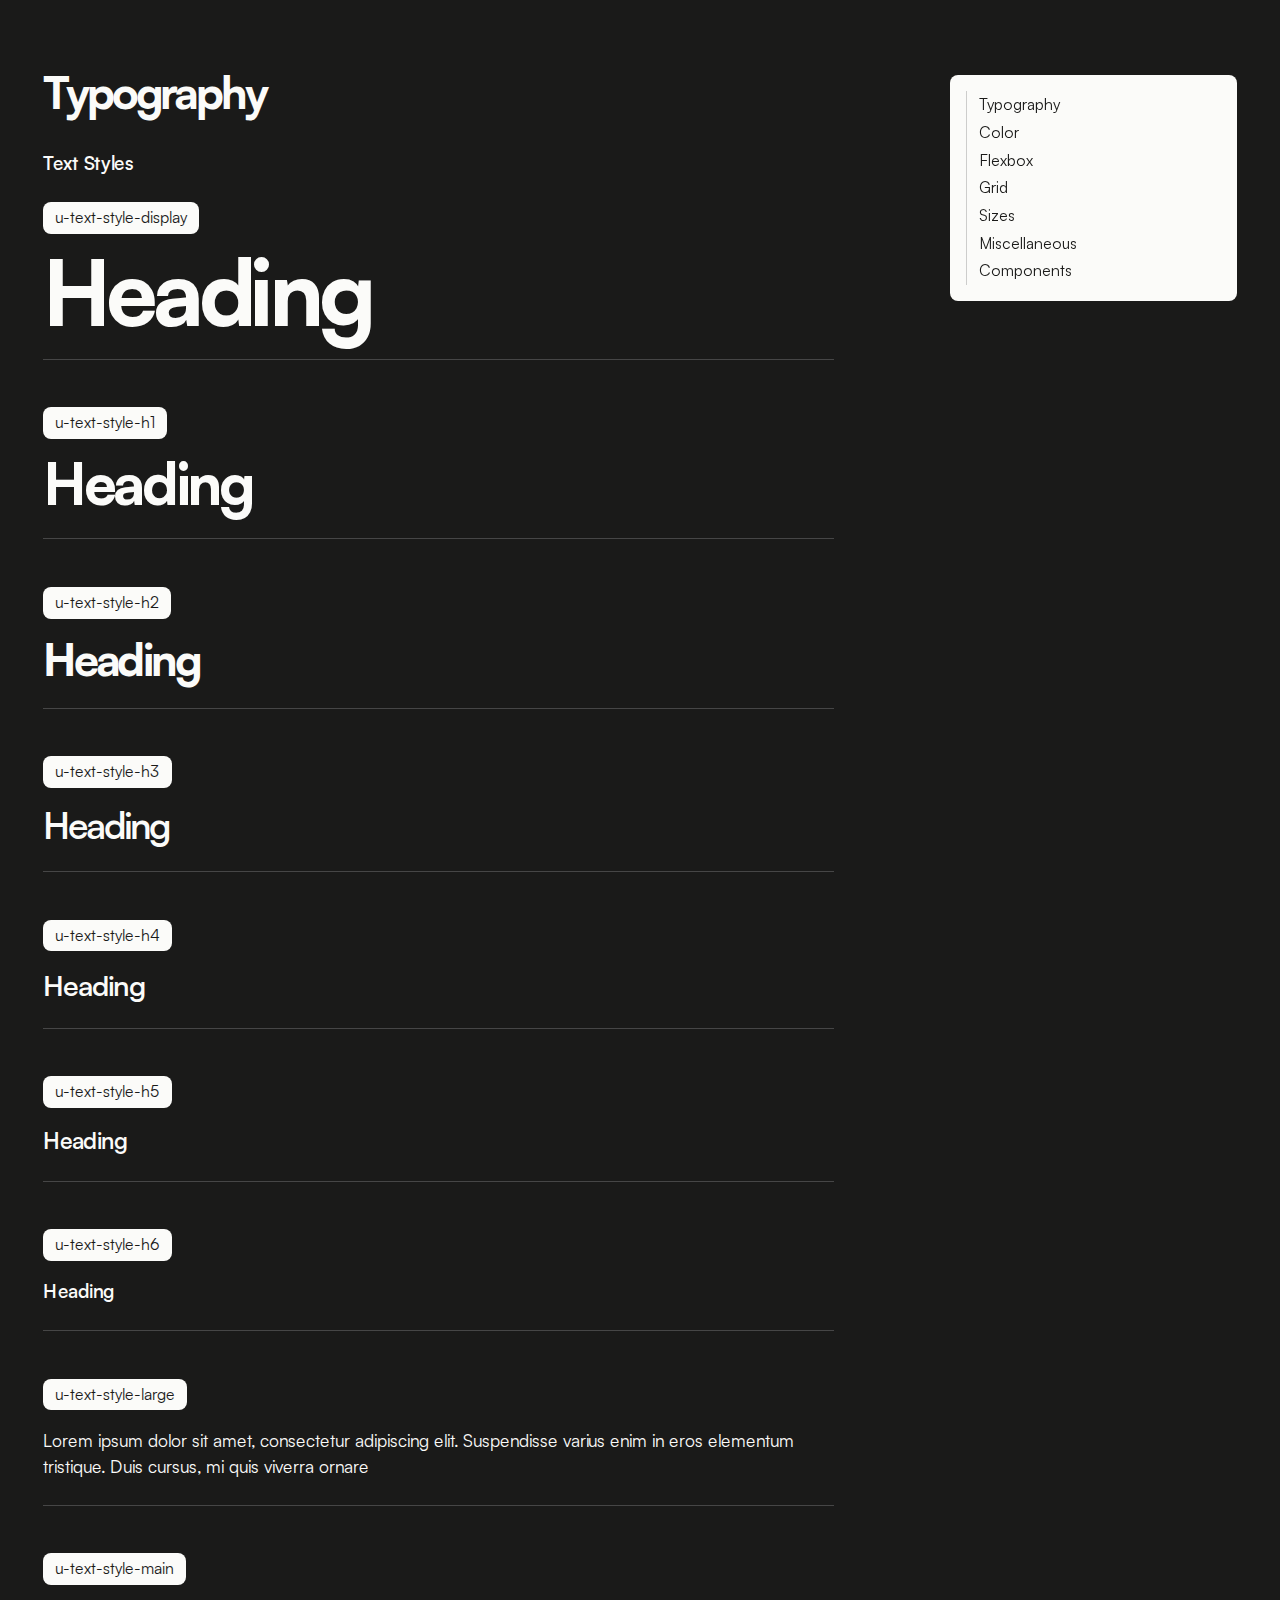
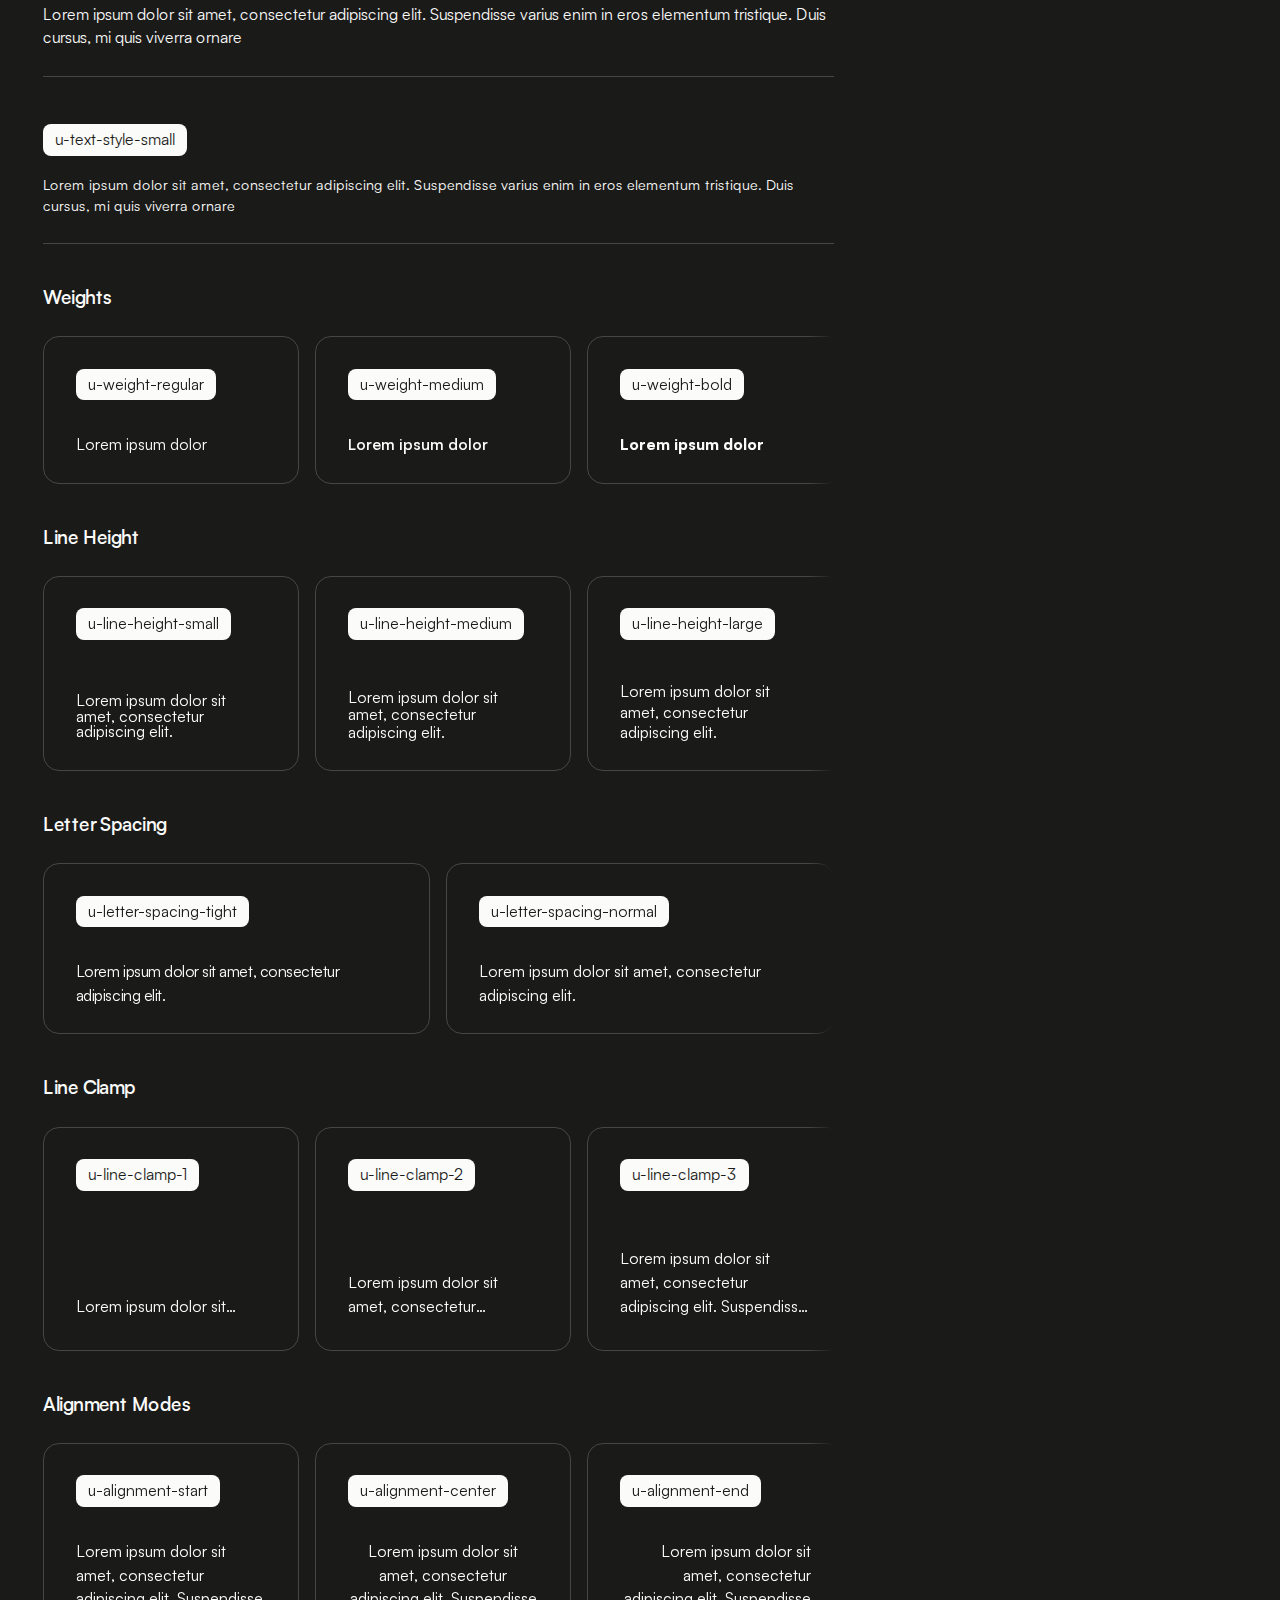
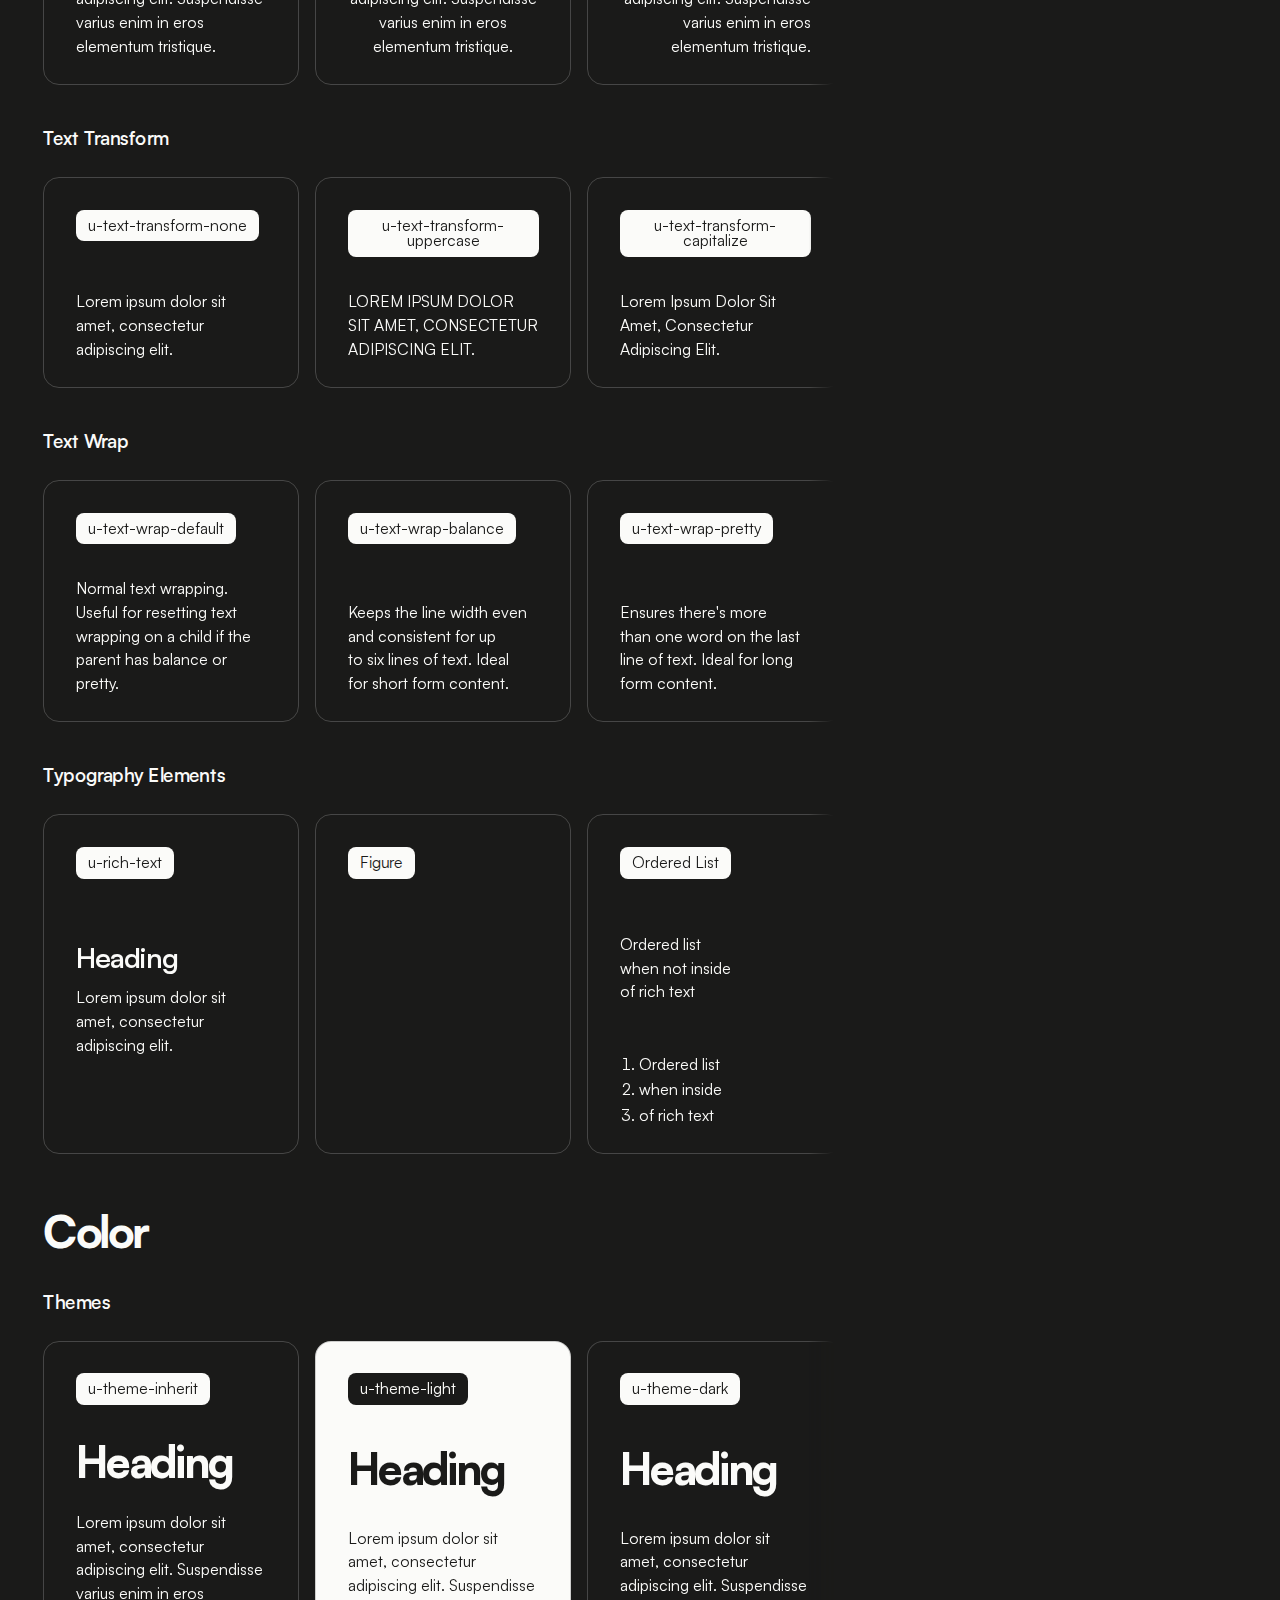
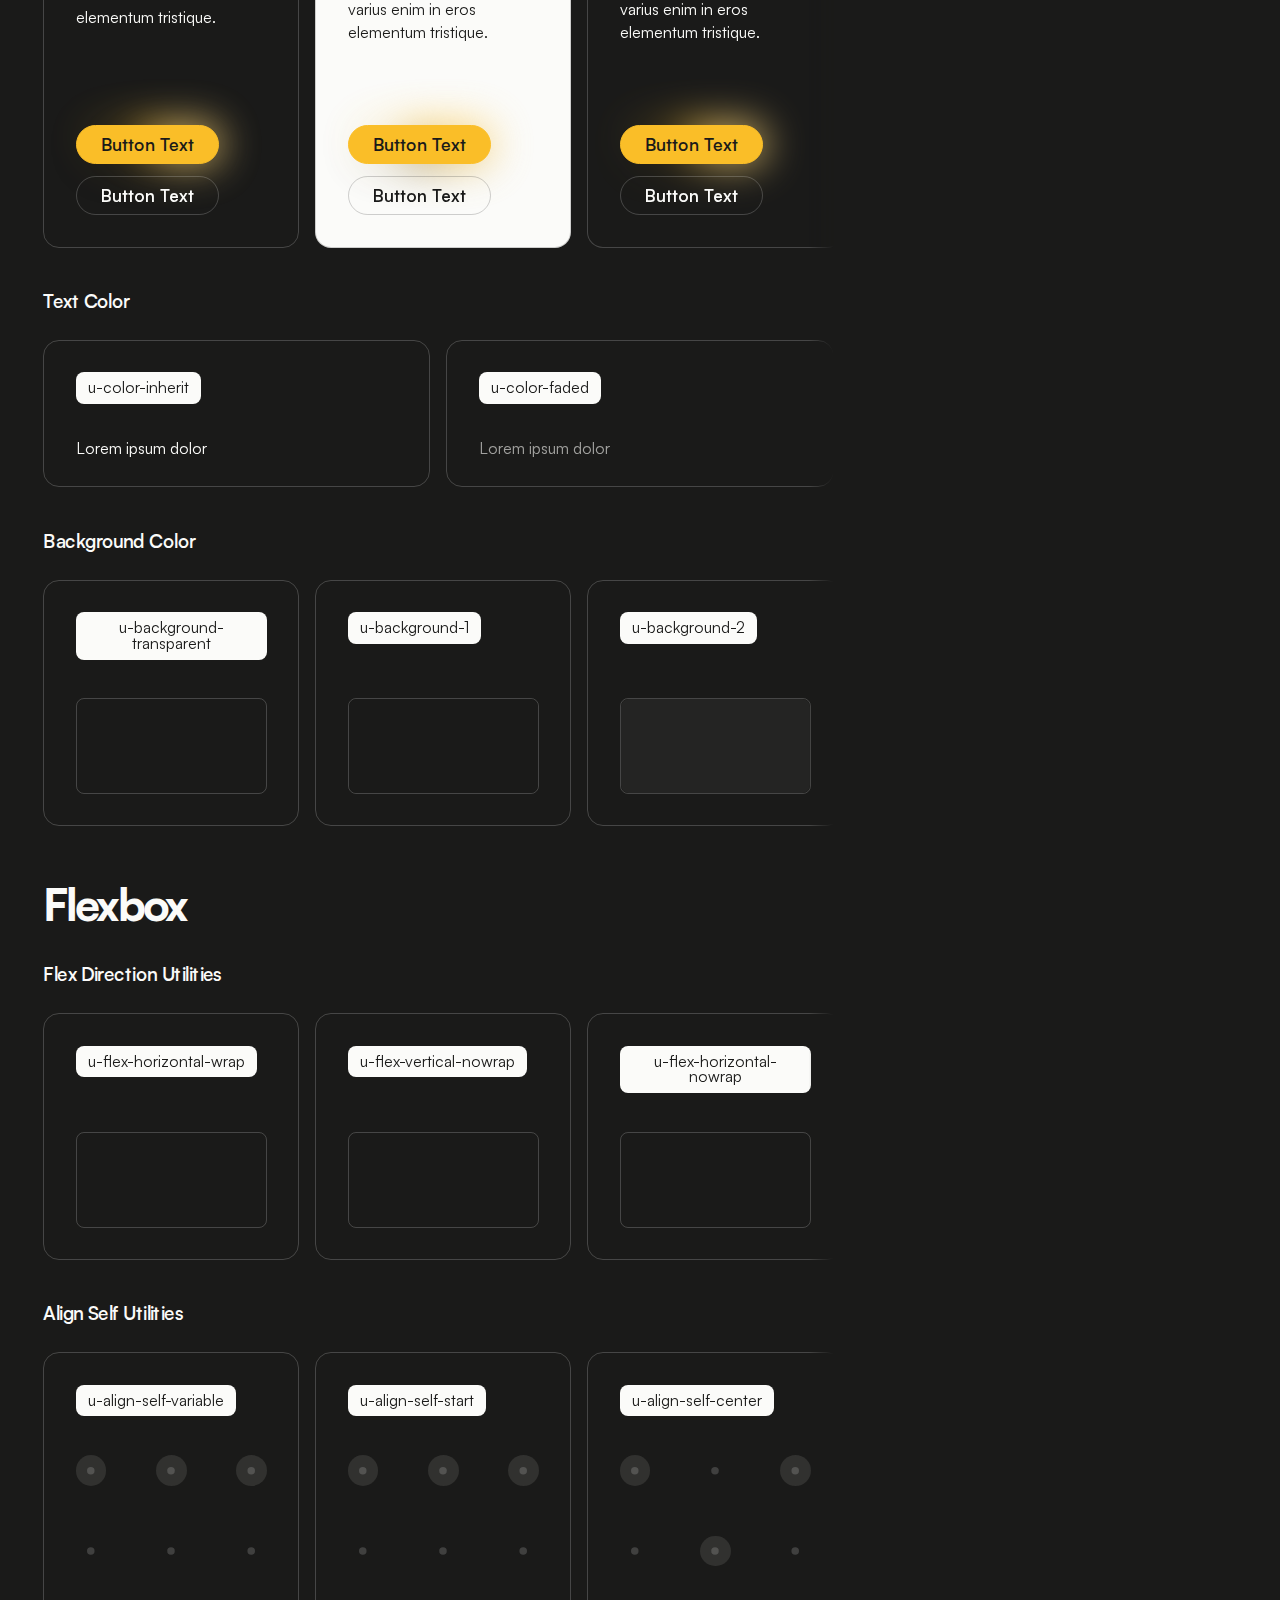
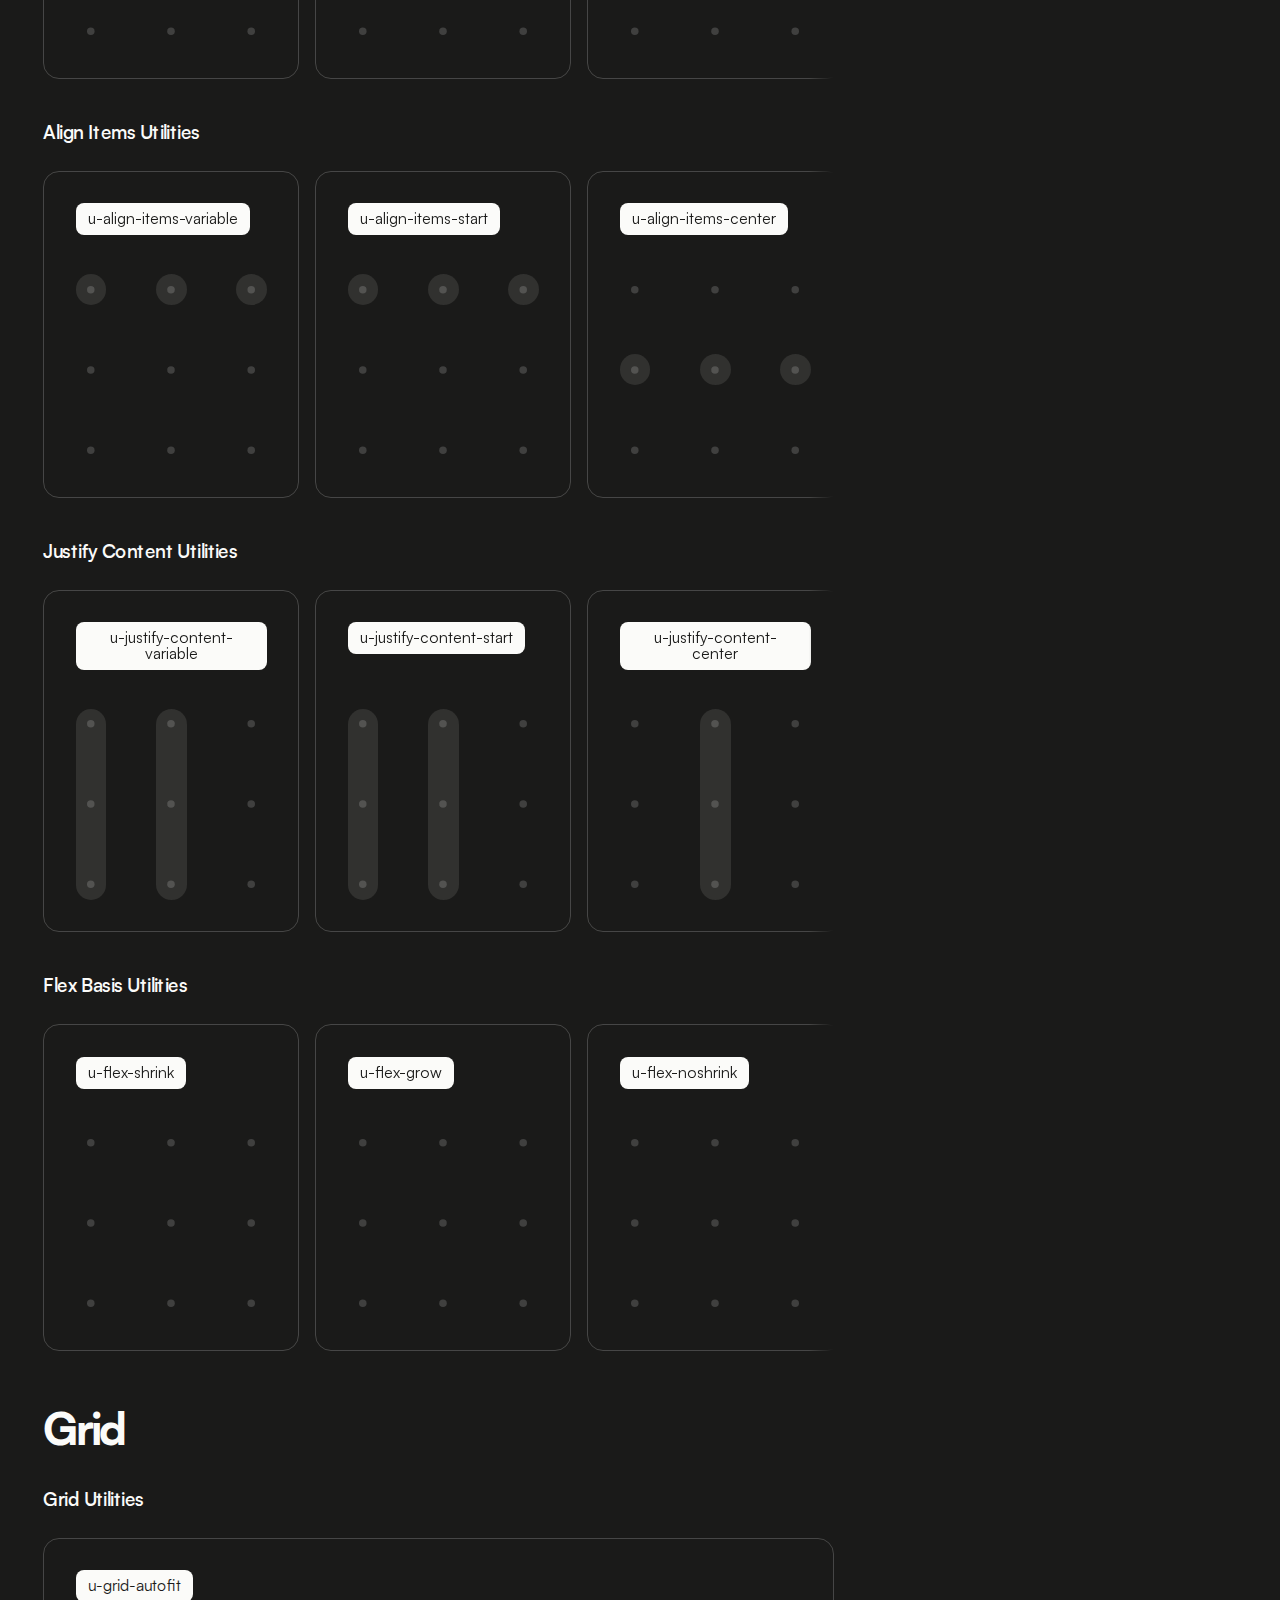
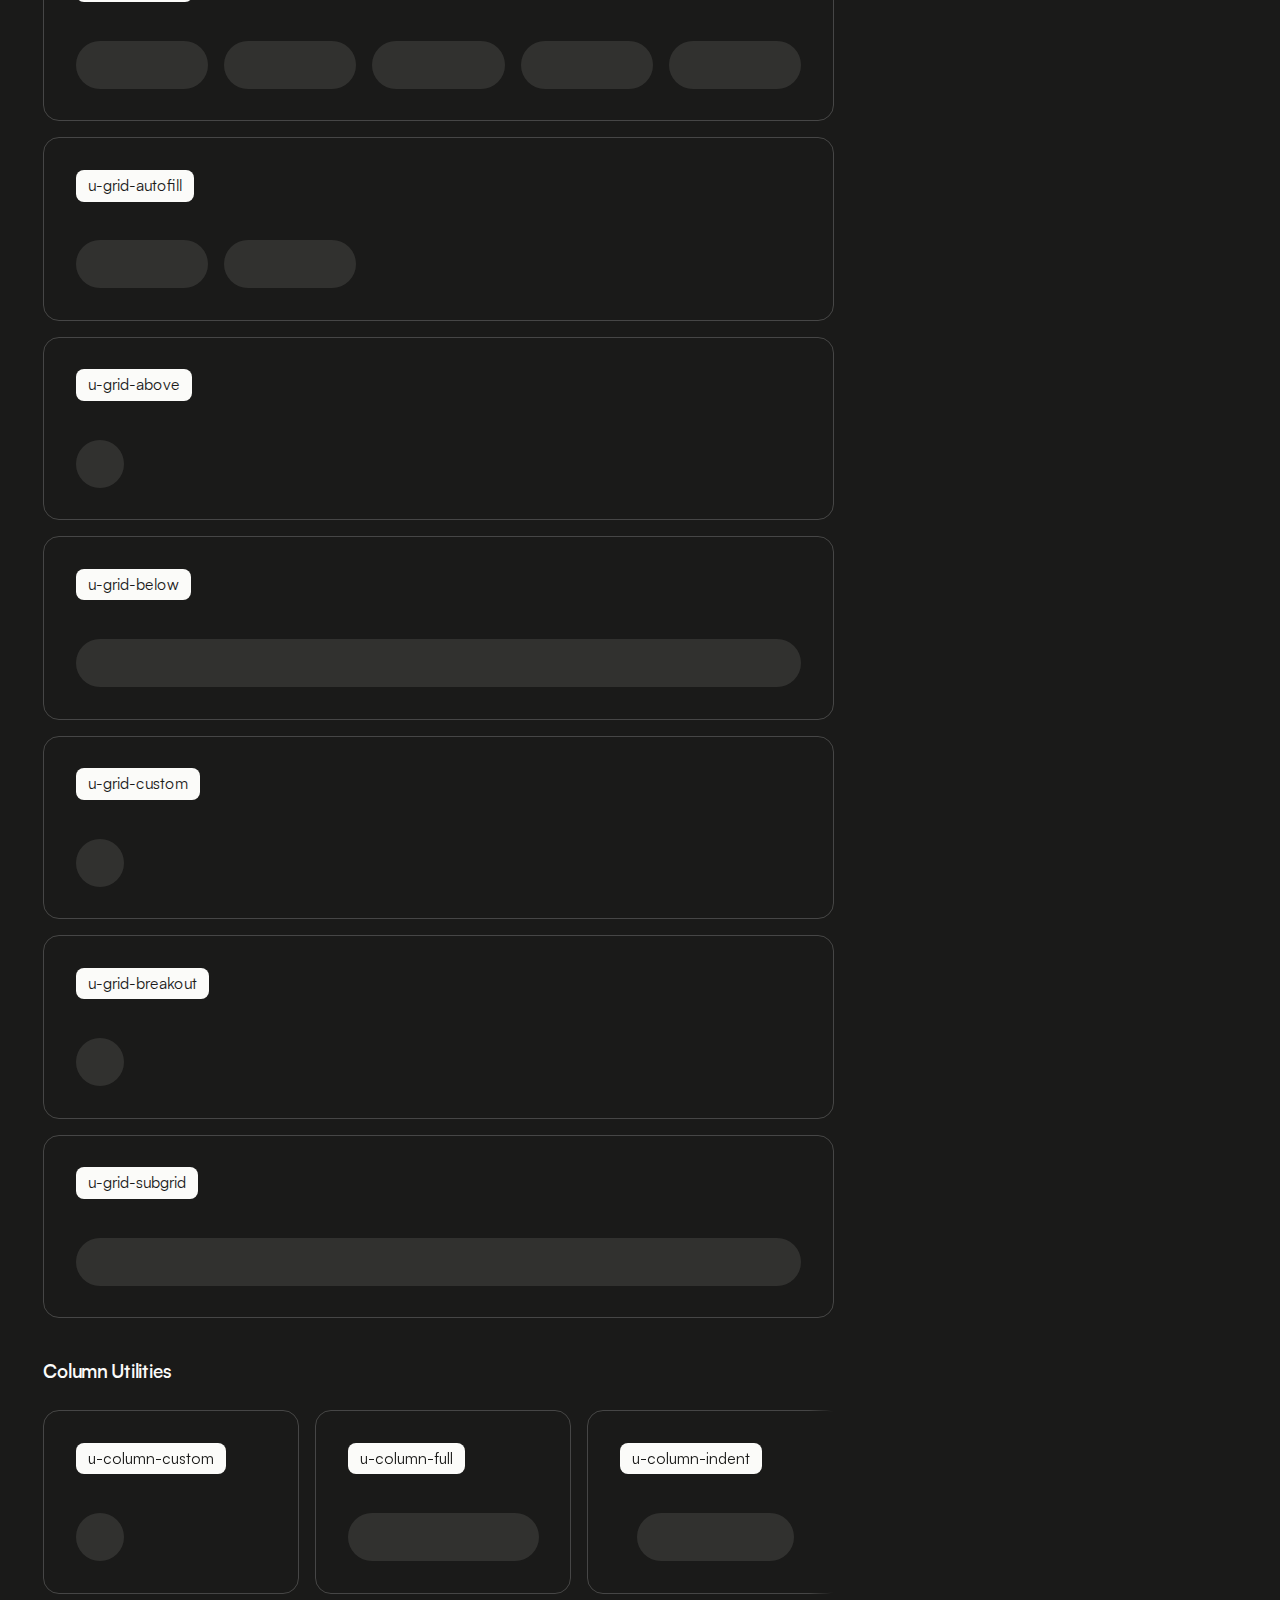
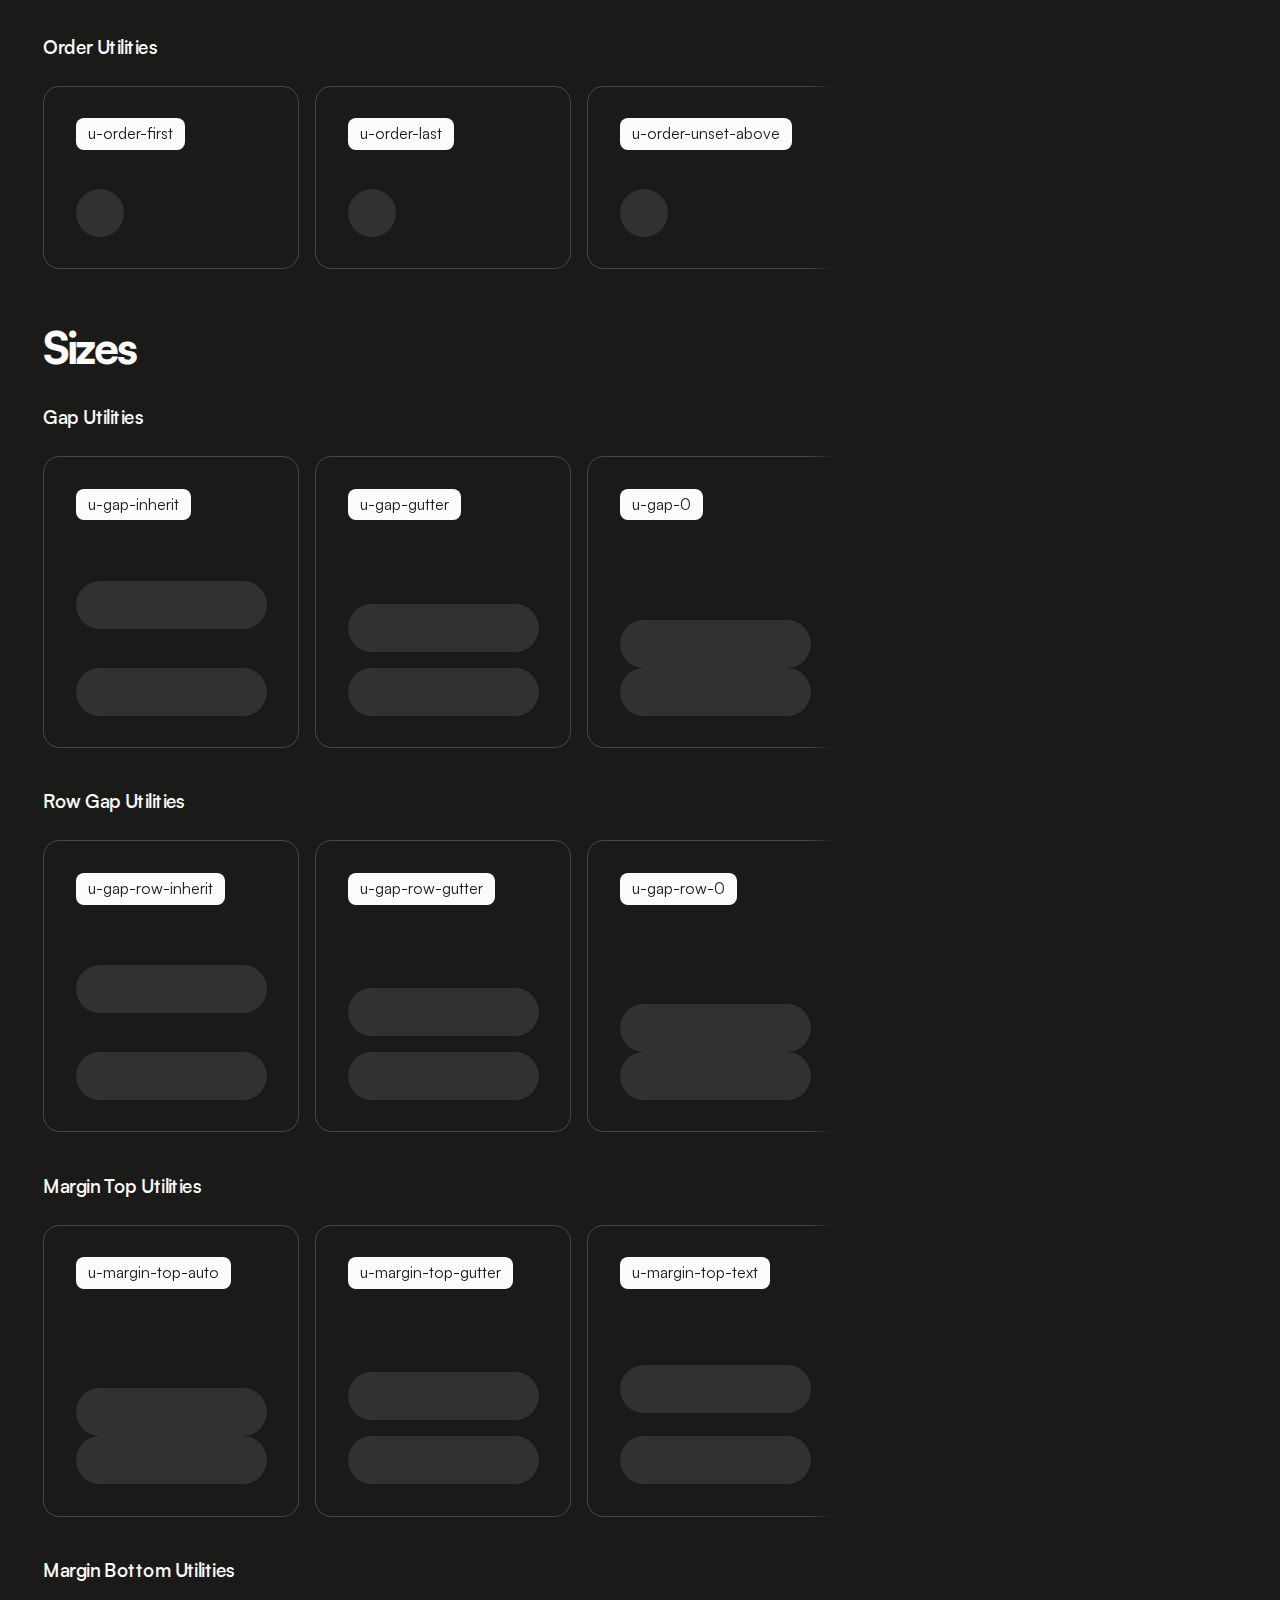
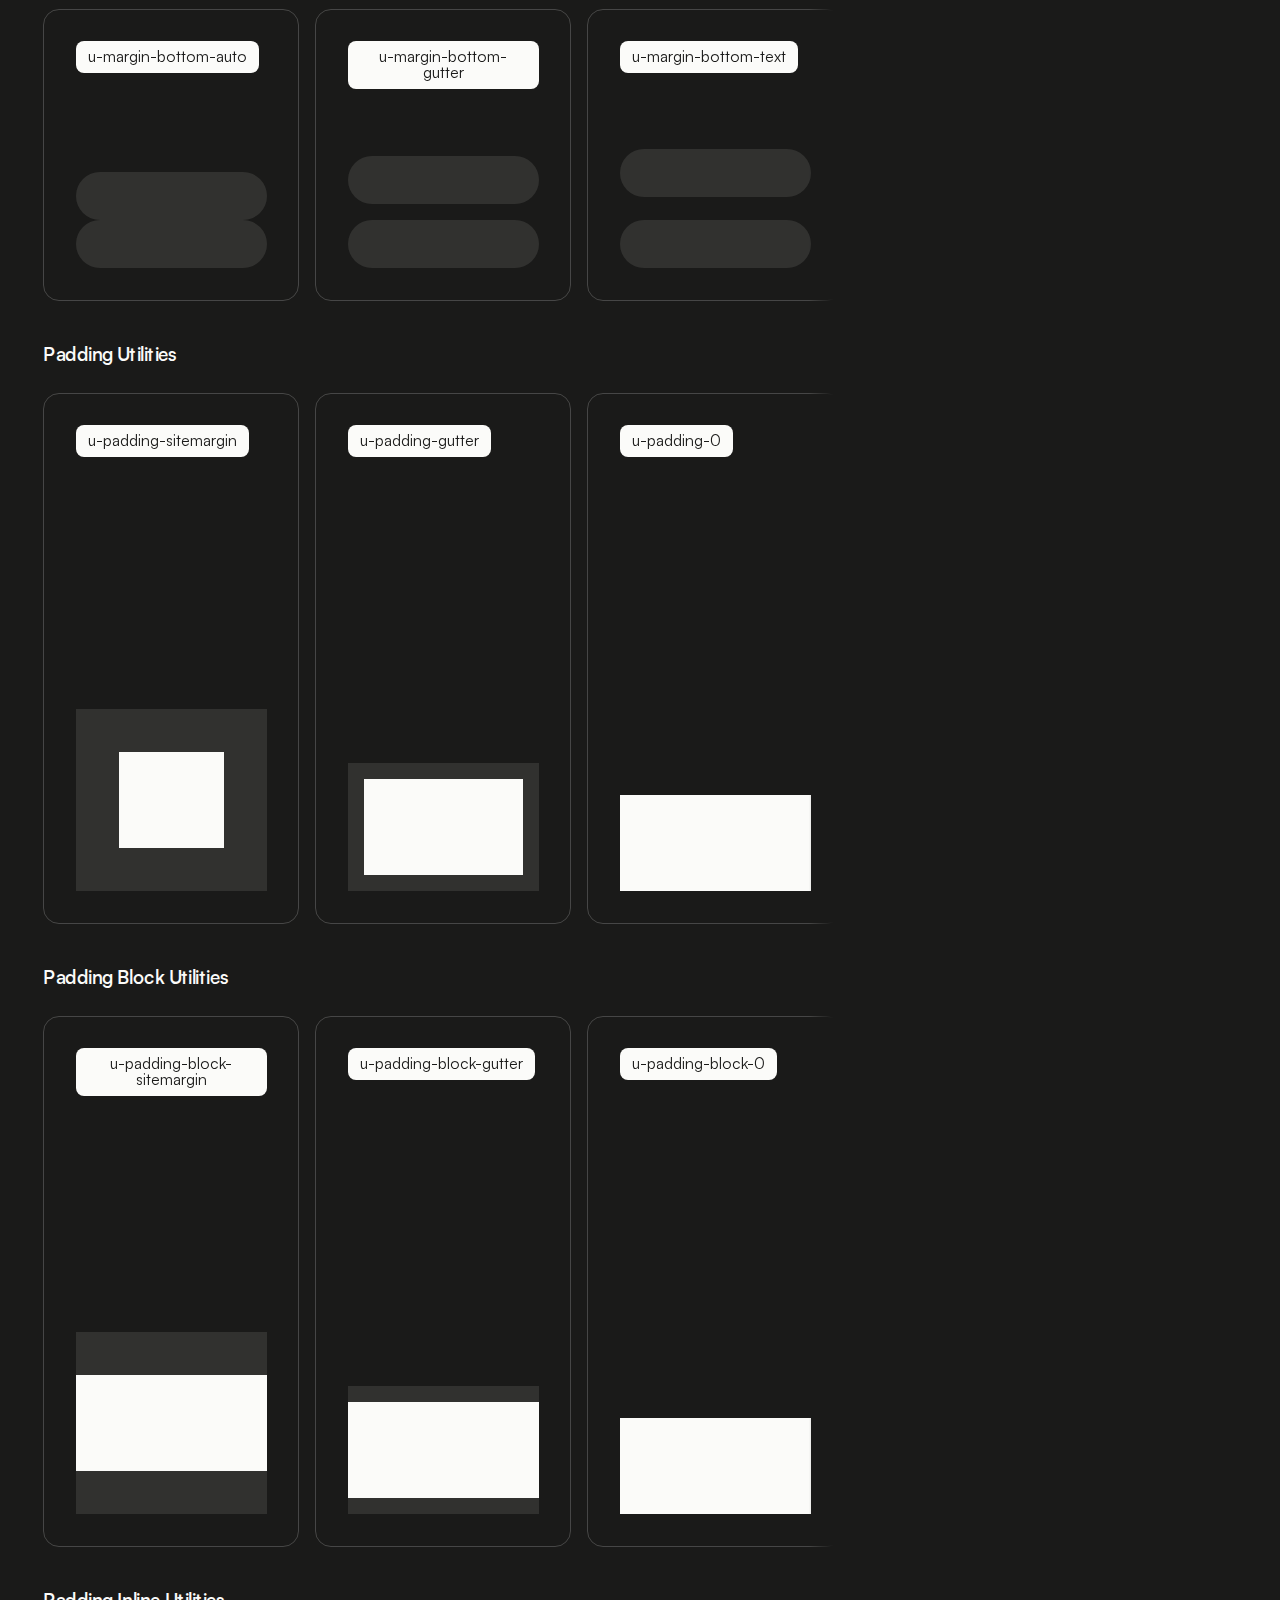
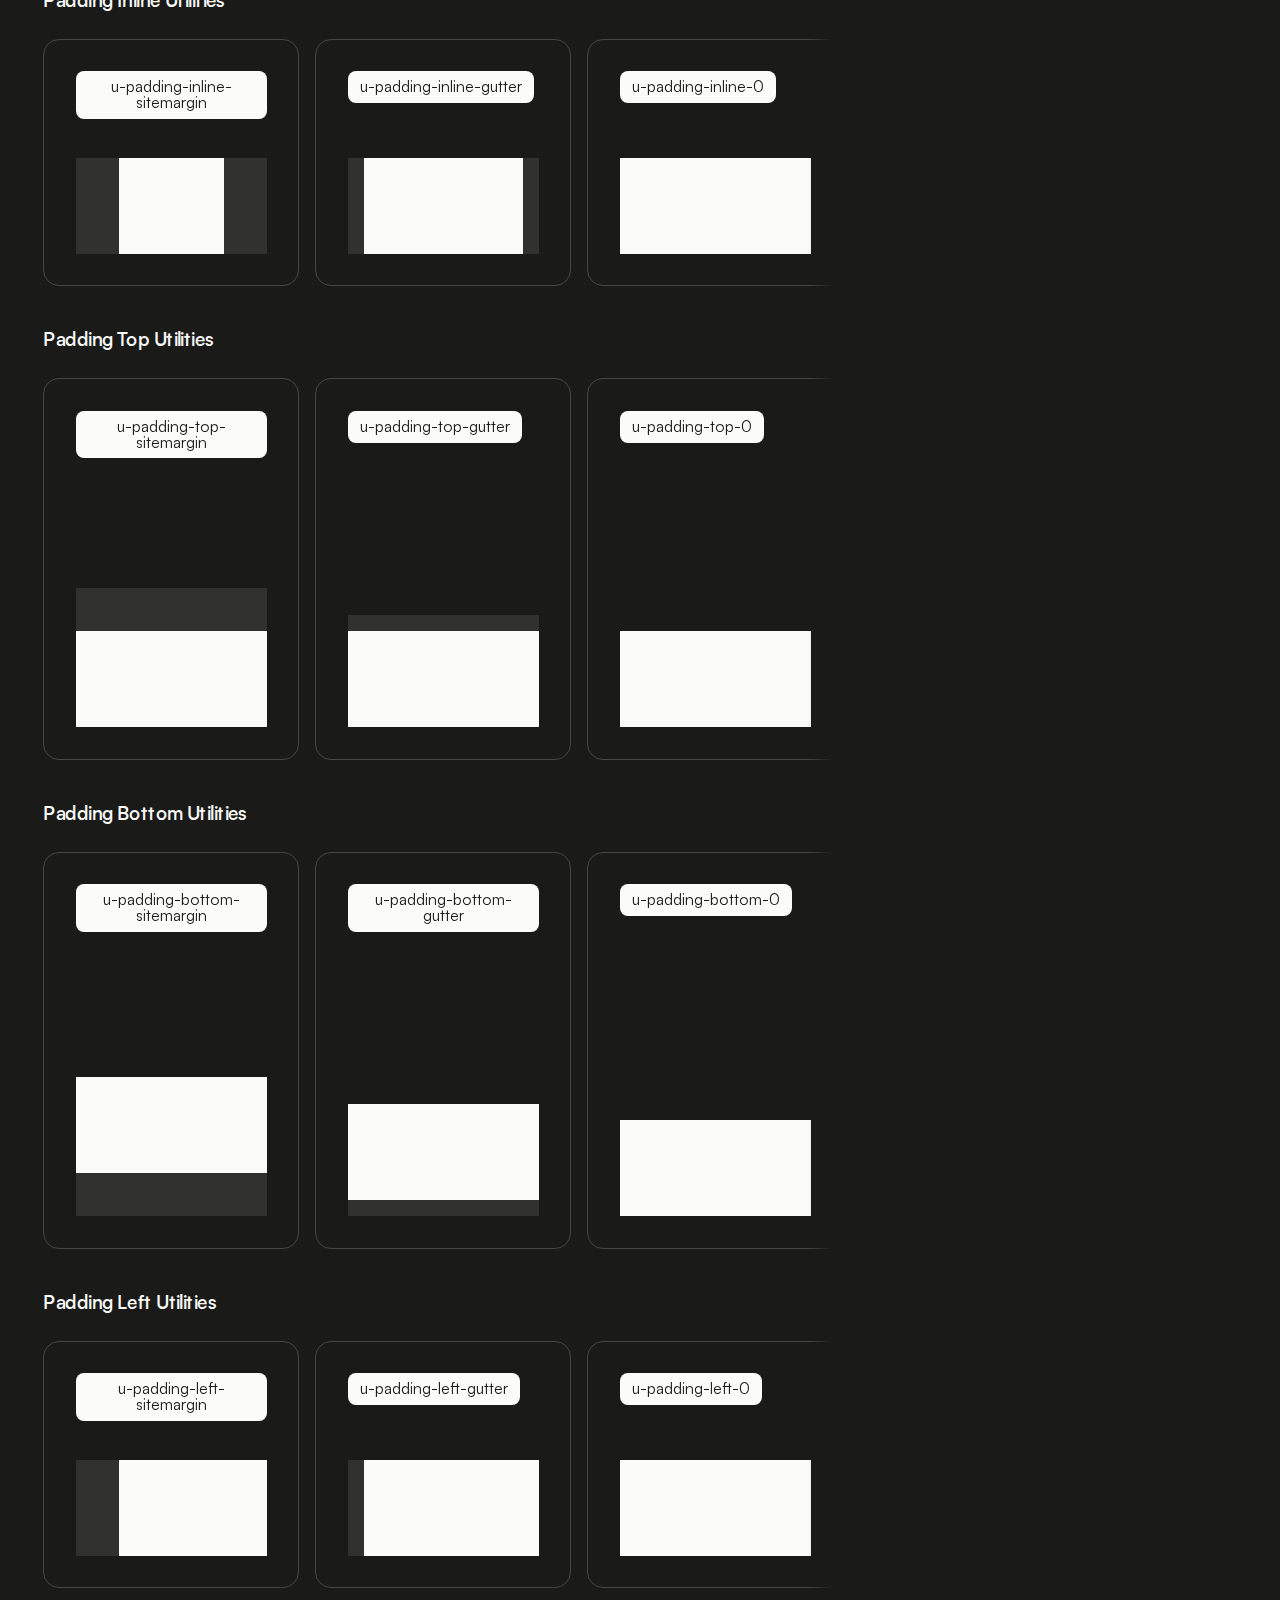
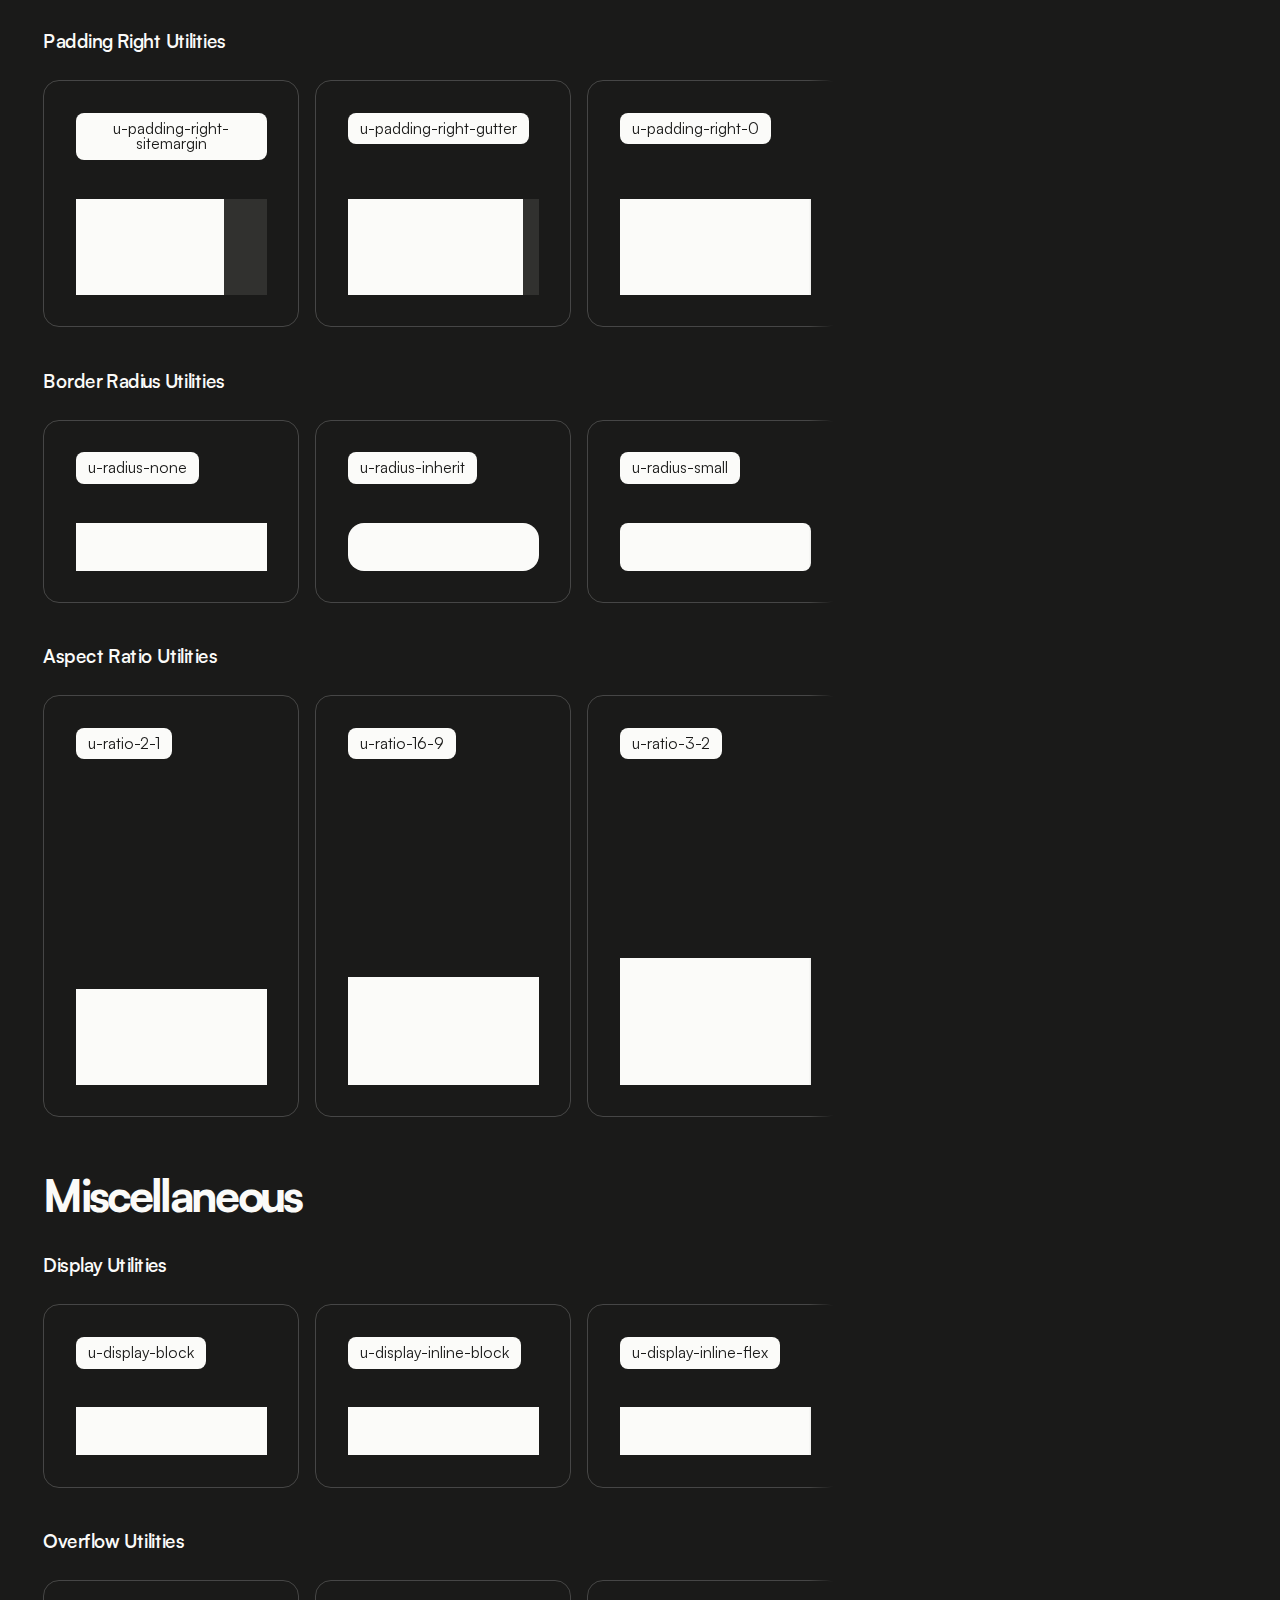
<file: styleguide.html>
<!DOCTYPE html><!--  This site was created in Webflow. https://webflow.com  --><!--  Last Published: Sat Aug 16 2025 08:51:28 GMT+0000 (Coordinated Universal Time)  -->
<html data-wf-page="689ae2cb9e38bbefd2359d15" data-wf-site="689ae2cb9e38bbefd2359cd2" lang="en">
<head>
  <meta charset="utf-8">
  <title>Style Guide</title>
  <meta content="Style Guide" property="og:title">
  <meta content="Style Guide" property="twitter:title">
  <meta content="width=device-width, initial-scale=1" name="viewport">
  <meta content="Webflow" name="generator">
  <link href="css/normalize.css" rel="stylesheet" type="text/css">
  <link href="css/webflow.css" rel="stylesheet" type="text/css">
  <link href="css/rosenland-portfolio.webflow.css" rel="stylesheet" type="text/css">
  <script type="text/javascript">!function(o,c){var n=c.documentElement,t=" w-mod-";n.className+=t+"js",("ontouchstart"in o||o.DocumentTouch&&c instanceof DocumentTouch)&&(n.className+=t+"touch")}(window,document);</script>
  <link href="images/favicon.png" rel="shortcut icon" type="image/x-icon">
  <link href="images/webclip.jpg" rel="apple-touch-icon">
</head>
<body class="u-theme-dark">
  <div class="page_wrap">
    <div class="u-position-fixed">
      <div class="w-embed">
        <style>
:root {
  --grid-breakout: [full-start] minmax(0, 1fr) [content-start] repeat(var(--site--column-count), minmax(0, var(--site--column-width))) [content-end] minmax(0, 1fr) [full-end];
  --grid-breakout-single: [full-start] minmax(0, 1fr) [content-start] minmax(0, calc(100% - var(--site--margin) * 2)) [content-end] minmax(0, 1fr) [full-end];
}
::before, ::after {
	box-sizing: border-box;
}
.w-embed:before, .w-embed:after,
.w-richtext:before, .w-richtext:after {
	content: unset;
}
html {
	background-color: var(--_theme---background);
}
button {
	background-color: unset;
	padding: unset;
	text-align: inherit;
}
button:not(:disabled) {
	cursor: pointer;
}
video {
	width: 100%;
	object-fit: cover;
}
/* remove padding of empty element */
.wf-empty {
	padding: 0;
}
svg {
	max-width: 100%;
}
@media (prefers-color-scheme: light) {
	option { color: black; }
}
img::selection {
	background: transparent;
}
/* Typography */
body {
	text-transform: var(--_text-style---text-transform);
	font-smoothing: antialiased;
	-webkit-font-smoothing: antialiased;
}
/* Clear Defaults */
a:not([class]) {
	text-decoration: underline;
}
h1,h2,h3,h4,h5,h6,p,blockquote,label {
	font-family: inherit;
	font-size: inherit;
	font-weight: inherit;
	line-height: inherit;
	letter-spacing: inherit;
	text-transform: inherit;
	text-wrap: inherit;
	margin-top: 0;
	margin-bottom: 0;
}
select:has(option[value=""]:checked) {
	color: color-mix(in lab, currentcolor 60%, transparent)
}
/* Selection Color */
::selection {
	background-color: var(--_theme---selection--background);
	color: var(--_theme---selection--text);
}
/* Margin Trim */
:is(.u-margin-trim,.u-rich-text) > :not(:not(.w-condition-invisible,.u-cover-absolute,.u-ignore-trim) ~ :not(.w-condition-invisible,.u-cover-absolute,.u-ignore-trim)),
:is(.u-margin-trim,.u-rich-text) > :not(:not(.w-condition-invisible,.u-cover-absolute,.u-ignore-trim) ~ :not(.w-condition-invisible,.u-cover-absolute,.u-ignore-trim)).u-display-contents > :first-child {
	margin-top: 0;
}
:is(.u-margin-trim,.u-rich-text) > :not(:has(~ :not(.w-condition-invisible,.u-cover-absolute,.u-ignore-trim))),
:is(.u-margin-trim,.u-rich-text) > :not(:has(~ :not(.w-condition-invisible,.u-cover-absolute,.u-ignore-trim))).u-display-contents > :last-child {
	margin-bottom: 0;
}
/* Line Height Trim */
:is(h1,h2,h3,h4,h5,h6,p):not(.u-text-trim-off,:has([class*="u-text-style-"]))::before,
[class*="u-text-style-"]:not(.u-text-trim-off,:has(h1,h2,h3,h4,h5,h6,p))::before {
	content: "";
	display: table;
	margin-bottom: calc(-0.5lh + var(--_text-style---trim-top));
}
:is(h1,h2,h3,h4,h5,h6,p):not(.u-text-trim-off,:has([class*="u-text-style-"]))::after,
[class*="u-text-style-"]:not(.u-text-trim-off,:has(h1,h2,h3,h4,h5,h6,p))::after {
	content: "";
	display: table;
	margin-bottom: calc(-0.5lh + var(--_text-style---trim-bottom));
}
/* Rich Text Links */
.w-richtext a {
	position: relative;
	z-index: 4;
}
/* Line Clamp */
.u-line-clamp-1, .u-line-clamp-2, .u-line-clamp-3, .u-line-clamp-4 {
	-webkit-line-clamp: 1;
	-webkit-box-orient: vertical;
}
.u-line-clamp-2 { -webkit-line-clamp: 2; }
.u-line-clamp-3 { -webkit-line-clamp: 3; }
.u-line-clamp-4 { -webkit-line-clamp: 4; }
/* Child Contain */
.u-child-contain > * {
	width: 100%;
	max-width: inherit !important;
  margin-inline: 0 !important;
	margin-top: 0 !important;
}
/* Hide */
.u-hide-if-empty:empty,
.u-hide-if-empty:not(:has(> :not(.w-condition-invisible))),
.u-hide-if-empty-cms:not(:has(.w-dyn-item)),
.u-embed-js,
.u-embed-css {
	display: none !important;
}
/* Focus State */
a, button, :where([tabindex]), [data-outline] {
	outline-offset: var(--focus--offset-outer);
}
a:focus-visible,
button:focus-visible,
[tabindex]:focus-visible,
label:has(input:focus-visible) [data-outline] {
	outline-color: var(--_theme---text);
	outline-width: var(--focus--width);
	outline-style: solid;
}
/* Global / Clickable Component */
.wf-design-mode .clickable_wrap {
	z-index: 0;
}
.clickable_wrap a[href="#"] {
	display: none;
}
.clickable_wrap a[href="#"] ~ button {
	display: block;
}
/* Responsive Above */
@container threshold-large (width >= 62em) {
	.u-order-unset-above { order: unset !important; }
	.u-all-unset-above { all: unset !important; }
	.u-grid-below { display: flex !important; }
}
@container threshold-medium (width >= 48em) {
	.u-order-unset-above { order: unset !important; }
	.u-all-unset-above { all: unset !important; }
	.u-grid-below { display: flex !important; }
}
@container threshold-small (width >= 30em) {
	.u-order-unset-above { order: unset !important; }
	.u-all-unset-above { all: unset !important; }
	.u-grid-below { display: flex !important; }
}
/* Responsive Below */
@container threshold-large (width < 62em) {
	.u-order-unset-below { order: unset !important; }
	.u-all-unset-below { all: unset !important; }
	.u-grid-above { display: flex !important; }
}
@container threshold-medium (width < 48em) {
	.u-order-unset-below { order: unset !important; }
	.u-all-unset-below { all: unset !important; }
	.u-grid-above { display: flex !important; }
}
@container threshold-small (width < 30em) {
	.u-order-unset-below { order: unset !important; }
	.u-all-unset-below { all: unset !important; }
	.u-grid-above { display: flex !important; }
}
/* Form Radio */
.form_main_radio_label:has(input:checked) .form_main_radio_circle_inner {
	opacity: 1;
}
/* Form Checkbox */
.form_main_checkbox_label:has(input:checked) .form_main_checkbox_box {
	background-color: currentColor;
	border-color: currentColor;
}
.form_main_checkbox_label:has(input:checked) .form_main_checkbox_icon {
	opacity: 1;
}
</style>
      </div>
    </div>
    <div class="guide_wrap">
      <div class="w-embed">
        <style>
html.wf-design-mode .guide_wrap {
	display: block;
}
.guide_layout {
	counter-reset: gridguides;
}
.guide_layout > div::before {
  counter-increment: gridguides;
  content: counter(gridguides);
}
</style>
      </div>
      <div data-padding-bottom="none" data-padding-top="none" class="guide_contain u-container">
        <div class="guide_layout">
          <div class="guide_column"></div>
          <div class="guide_column"></div>
          <div class="guide_column"></div>
          <div class="guide_column"></div>
          <div class="guide_column"></div>
          <div class="guide_column"></div>
          <div class="guide_column"></div>
          <div class="guide_column"></div>
          <div class="guide_column"></div>
          <div class="guide_column"></div>
          <div class="guide_column"></div>
          <div class="guide_column"></div>
          <div class="guide_column"></div>
          <div class="guide_column"></div>
          <div class="guide_column"></div>
          <div class="guide_column"></div>
          <div class="guide_column"></div>
          <div class="guide_column"></div>
          <div class="guide_column"></div>
          <div class="guide_column"></div>
          <div class="guide_column"></div>
          <div class="guide_column"></div>
          <div class="guide_column"></div>
          <div class="guide_column"></div>
        </div>
      </div>
    </div>
    <main id="main" class="page_main">
      <div class="styleguide_wrap">
        <div class="w-embed">
          <style>
@container (width < 50em) {
	.styleguide_layout { display: flex; }
	.styleguide_nav_wrap { order: 0; position: static; top: 0; max-height: none; }
	.styleguide_nav_sub_wrap { grid-template-rows: 1fr; }
}
@container (width >= 50em) {
	.styleguide_scroll { padding-right: 0; margin-right: 0; }
}
.styleguide_nav_item:has(.w--current) .styleguide_nav_sub_wrap,
.styleguide_nav_item:is(:hover, :focus-within) .styleguide_nav_sub_wrap {
	grid-template-rows: 1fr;
}
</style>
        </div>
        <div class="styleguide_contain u-container">
          <div class="styleguide_layout u-grid-custom">
            <nav class="styleguide_nav_wrap u-theme-light">
              <ul role="list" class="styleguide_nav_list u-text-small">
                <li class="styleguide_nav_item">
                  <a href="#typography" class="styleguide_nav_link">Typography</a>
                  <div class="styleguide_nav_sub_wrap">
                    <ul role="list" class="styleguide_nav_sub_list">
                      <li class="styleguide_nav_sub_item">
                        <a href="#text-styles" class="styleguide_nav_sub_link">Text Styles</a>
                      </li>
                      <li class="styleguide_nav_sub_item">
                        <a href="#weights" class="styleguide_nav_sub_link">Weights</a>
                      </li>
                      <li class="styleguide_nav_sub_item">
                        <a href="#line-height" class="styleguide_nav_sub_link">Line Height</a>
                      </li>
                      <li class="styleguide_nav_sub_item">
                        <a href="#letter-spacing" class="styleguide_nav_sub_link">Letter Spacing</a>
                      </li>
                      <li class="styleguide_nav_sub_item">
                        <a href="#line-clamp" class="styleguide_nav_sub_link">Line Clamp</a>
                      </li>
                      <li class="styleguide_nav_sub_item">
                        <a href="#text-align" class="styleguide_nav_sub_link">Text Align</a>
                      </li>
                      <li class="styleguide_nav_sub_item">
                        <a href="#text-transform" class="styleguide_nav_sub_link">Text Transform</a>
                      </li>
                      <li class="styleguide_nav_sub_item">
                        <a href="#text-wrap" class="styleguide_nav_sub_link">Text Wrap</a>
                      </li>
                      <li class="styleguide_nav_sub_item">
                        <a href="#typography-elements" class="styleguide_nav_sub_link">Elements</a>
                      </li>
                    </ul>
                  </div>
                </li>
                <li class="styleguide_nav_item">
                  <a href="#color" class="styleguide_nav_link">Color</a>
                  <div class="styleguide_nav_sub_wrap">
                    <ul role="list" class="styleguide_nav_sub_list">
                      <li class="styleguide_nav_sub_item">
                        <a href="#themes" class="styleguide_nav_sub_link">Themes</a>
                      </li>
                      <li class="styleguide_nav_sub_item">
                        <a href="#text-color" class="styleguide_nav_sub_link">Text Color</a>
                      </li>
                      <li class="styleguide_nav_sub_item">
                        <a href="#background-color" class="styleguide_nav_sub_link">Background Color</a>
                      </li>
                    </ul>
                  </div>
                </li>
                <li class="styleguide_nav_item">
                  <a href="#flexbox" class="styleguide_nav_link">Flexbox</a>
                  <div class="styleguide_nav_sub_wrap">
                    <ul role="list" class="styleguide_nav_sub_list">
                      <li class="styleguide_nav_sub_item">
                        <a href="#flex-direction-utilities" class="styleguide_nav_sub_link">Flex Direction</a>
                      </li>
                      <li class="styleguide_nav_sub_item">
                        <a href="#align-self-utilities" class="styleguide_nav_sub_link">Align Self</a>
                      </li>
                      <li class="styleguide_nav_sub_item">
                        <a href="#align-items-utilities" class="styleguide_nav_sub_link">Align Items</a>
                      </li>
                      <li class="styleguide_nav_sub_item">
                        <a href="#justify-content-utilities" class="styleguide_nav_sub_link">Justify Content</a>
                      </li>
                      <li class="styleguide_nav_sub_item">
                        <a href="#flex-basis-utilities" class="styleguide_nav_sub_link">Flex Basis</a>
                      </li>
                    </ul>
                  </div>
                </li>
                <li class="styleguide_nav_item">
                  <a href="#grid" class="styleguide_nav_link">Grid</a>
                  <div class="styleguide_nav_sub_wrap">
                    <ul role="list" class="styleguide_nav_sub_list">
                      <li class="styleguide_nav_sub_item">
                        <a href="#grid-utilities" class="styleguide_nav_sub_link">Grid Utilities</a>
                      </li>
                      <li class="styleguide_nav_sub_item">
                        <a href="#column-utilities" class="styleguide_nav_sub_link">Column Utilities</a>
                      </li>
                      <li class="styleguide_nav_sub_item">
                        <a href="#order-utilities" class="styleguide_nav_sub_link">Order Utilities</a>
                      </li>
                    </ul>
                  </div>
                </li>
                <li class="styleguide_nav_item">
                  <a href="#sizes" class="styleguide_nav_link">Sizes</a>
                  <div class="styleguide_nav_sub_wrap">
                    <ul role="list" class="styleguide_nav_sub_list">
                      <li class="styleguide_nav_sub_item">
                        <a href="#gap-utilities" class="styleguide_nav_sub_link">Gap Utilities</a>
                      </li>
                      <li class="styleguide_nav_sub_item">
                        <a href="#row-gap-utilities" class="styleguide_nav_sub_link">Row Gap Utilities</a>
                      </li>
                      <li class="styleguide_nav_sub_item">
                        <a href="#margin-top-utilities" class="styleguide_nav_sub_link">Margin Top Utilities</a>
                      </li>
                      <li class="styleguide_nav_sub_item">
                        <a href="#margin-bottom-utilities" class="styleguide_nav_sub_link">Margin Bottom Utilities</a>
                      </li>
                      <li class="styleguide_nav_sub_item">
                        <a href="#padding-utilities" class="styleguide_nav_sub_link">Padding Utilities</a>
                      </li>
                      <li class="styleguide_nav_sub_item">
                        <a href="#padding-block-utilities" class="styleguide_nav_sub_link">Padding Block Utilities</a>
                      </li>
                      <li class="styleguide_nav_sub_item">
                        <a href="#padding-inline-utilities" class="styleguide_nav_sub_link">Padding Inline Utilities</a>
                      </li>
                      <li class="styleguide_nav_sub_item">
                        <a href="#padding-top-utilities" class="styleguide_nav_sub_link">Padding Top Utilities</a>
                      </li>
                      <li class="styleguide_nav_sub_item">
                        <a href="#padding-bottom-utilities" class="styleguide_nav_sub_link">Padding Bottom Utilities</a>
                      </li>
                      <li class="styleguide_nav_sub_item">
                        <a href="#padding-left-utilities" class="styleguide_nav_sub_link">Padding Left Utilities</a>
                      </li>
                      <li class="styleguide_nav_sub_item">
                        <a href="#padding-right-utilities" class="styleguide_nav_sub_link">Padding Right Utilities</a>
                      </li>
                      <li class="styleguide_nav_sub_item">
                        <a href="#radius-utilities" class="styleguide_nav_sub_link">Border Radius Utilities</a>
                      </li>
                      <li class="styleguide_nav_sub_item">
                        <a href="#aspect-ratio-utilities" class="styleguide_nav_sub_link">Aspect Ratio Utilities</a>
                      </li>
                    </ul>
                  </div>
                </li>
                <li class="styleguide_nav_item">
                  <a href="#miscellaneous" class="styleguide_nav_link">Miscellaneous</a>
                  <div class="styleguide_nav_sub_wrap">
                    <ul role="list" class="styleguide_nav_sub_list">
                      <li class="styleguide_nav_sub_item">
                        <a href="#display-utilities" class="styleguide_nav_sub_link">Display Utilities</a>
                      </li>
                      <li class="styleguide_nav_sub_item">
                        <a href="#overflow-utilities" class="styleguide_nav_sub_link">Overflow Utilities</a>
                      </li>
                      <li class="styleguide_nav_sub_item">
                        <a href="#zindex-utilities" class="styleguide_nav_sub_link">Z-Index Utilities</a>
                      </li>
                      <li class="styleguide_nav_sub_item">
                        <a href="#position-utilities" class="styleguide_nav_sub_link">Position Utilities</a>
                      </li>
                      <li class="styleguide_nav_sub_item">
                        <a href="#max-width-utilities" class="styleguide_nav_sub_link">Max Width Utilities</a>
                      </li>
                      <li class="styleguide_nav_sub_item">
                        <a href="#other-utilities" class="styleguide_nav_sub_link">Other Utilities</a>
                      </li>
                    </ul>
                  </div>
                </li>
                <li class="styleguide_nav_item">
                  <a href="#components" class="styleguide_nav_link">Components</a>
                  <div class="styleguide_nav_sub_wrap">
                    <ul role="list" class="styleguide_nav_sub_list">
                      <li class="styleguide_nav_sub_item">
                        <a href="#buttons" class="styleguide_nav_sub_link">Buttons</a>
                      </li>
                      <li class="styleguide_nav_sub_item">
                        <a href="#icons" class="styleguide_nav_sub_link">Icons</a>
                      </li>
                    </ul>
                  </div>
                </li>
              </ul>
            </nav>
            <div class="styleguide_content">
              <section id="typography">
                <div style="padding-top: 0;" class="styleguide_section">
                  <h2 class="styleguide_title u-text-style-h2">Typography</h2>
                  <div id="text-styles" class="styleguide_group">
                    <h3 class="styleguide_subheading u-text-style-h6">Text Styles</h3>
                    <div class="styleguide_list">
                      <div style="padding-top: 0;" class="styleguide_font_item">
                        <div class="tag_wrap">u-text-style-display</div>
                        <div>
                          <h1 class="u-text-style-display">Heading<br></h1>
                        </div>
                      </div>
                      <div class="styleguide_font_item">
                        <div class="tag_wrap">u-text-style-h1</div>
                        <div>
                          <h1 class="u-text-style-h1">Heading</h1>
                        </div>
                      </div>
                      <div class="styleguide_font_item">
                        <div class="tag_wrap">u-text-style-h2</div>
                        <div>
                          <h2 class="u-text-style-h2">Heading</h2>
                        </div>
                      </div>
                      <div class="styleguide_font_item">
                        <div class="tag_wrap">u-text-style-h3</div>
                        <div>
                          <h3 class="u-text-style-h3">Heading</h3>
                        </div>
                      </div>
                      <div class="styleguide_font_item">
                        <div class="tag_wrap">u-text-style-h4</div>
                        <div>
                          <h4 class="u-text-style-h4">Heading</h4>
                        </div>
                      </div>
                      <div class="styleguide_font_item">
                        <div class="tag_wrap">u-text-style-h5</div>
                        <div>
                          <h5 class="u-text-style-h5">Heading</h5>
                        </div>
                      </div>
                      <div class="styleguide_font_item">
                        <div class="tag_wrap">u-text-style-h6</div>
                        <div>
                          <h6 class="u-text-style-h6">Heading</h6>
                        </div>
                      </div>
                      <div class="styleguide_font_item">
                        <div class="tag_wrap">u-text-style-large</div>
                        <div>
                          <p class="u-text-style-large">Lorem ipsum dolor sit amet, consectetur adipiscing elit. Suspendisse varius enim in eros elementum tristique. Duis cursus, mi quis viverra ornare</p>
                        </div>
                      </div>
                      <div class="styleguide_font_item">
                        <div class="tag_wrap">u-text-style-main</div>
                        <div>
                          <p class="u-text-style-main">Lorem ipsum dolor sit amet, consectetur adipiscing elit. Suspendisse varius enim in eros elementum tristique. Duis cursus, mi quis viverra ornare</p>
                        </div>
                      </div>
                      <div class="styleguide_font_item">
                        <div class="tag_wrap">u-text-style-small</div>
                        <div>
                          <p class="u-text-style-small">Lorem ipsum dolor sit amet, consectetur adipiscing elit. Suspendisse varius enim in eros elementum tristique. Duis cursus, mi quis viverra ornare</p>
                        </div>
                      </div>
                    </div>
                  </div>
                  <div id="weights" class="styleguide_group">
                    <h3 class="styleguide_subheading u-text-style-h6">Weights</h3>
                    <div class="styleguide_scroll">
                      <div class="styleguide_card_wrap">
                        <div class="tag_wrap">u-weight-regular</div>
                        <p class="u-weight-regular">Lorem ipsum dolor</p>
                      </div>
                      <div class="styleguide_card_wrap">
                        <div class="tag_wrap">u-weight-medium</div>
                        <p class="u-weight-medium">Lorem ipsum dolor</p>
                      </div>
                      <div class="styleguide_card_wrap">
                        <div class="tag_wrap">u-weight-bold</div>
                        <p class="u-weight-bold">Lorem ipsum dolor</p>
                      </div>
                    </div>
                  </div>
                  <div id="line-height" class="styleguide_group">
                    <h3 class="styleguide_subheading u-text-style-h6">Line Height</h3>
                    <div class="styleguide_scroll">
                      <div class="styleguide_card_wrap">
                        <div class="tag_wrap">u-line-height-small</div>
                        <p class="u-line-height-small">Lorem ipsum dolor sit amet, consectetur adipiscing elit.</p>
                      </div>
                      <div class="styleguide_card_wrap">
                        <div class="tag_wrap">u-line-height-medium</div>
                        <p class="u-line-height-medium">Lorem ipsum dolor sit amet, consectetur adipiscing elit.</p>
                      </div>
                      <div class="styleguide_card_wrap">
                        <div class="tag_wrap">u-line-height-large</div>
                        <p class="u-line-height-large">Lorem ipsum dolor sit amet, consectetur adipiscing elit.</p>
                      </div>
                      <div class="styleguide_card_wrap">
                        <div class="tag_wrap">u-line-height-huge</div>
                        <p class="u-line-height-huge">Lorem ipsum dolor sit amet, consectetur adipiscing elit.</p>
                      </div>
                    </div>
                  </div>
                  <div id="letter-spacing" class="styleguide_group">
                    <h3 class="styleguide_subheading u-text-style-h6">Letter Spacing</h3>
                    <div class="styleguide_scroll">
                      <div class="styleguide_card_wrap">
                        <div class="tag_wrap">u-letter-spacing-tight</div>
                        <p class="u-letter-spacing-tight">Lorem ipsum dolor sit amet, consectetur adipiscing elit.</p>
                      </div>
                      <div class="styleguide_card_wrap">
                        <div class="tag_wrap">u-letter-spacing-normal</div>
                        <p class="u-letter-spacing-normal">Lorem ipsum dolor sit amet, consectetur adipiscing elit.</p>
                      </div>
                    </div>
                  </div>
                  <div id="line-clamp" class="styleguide_group">
                    <h3 class="styleguide_subheading u-text-style-h6">Line Clamp</h3>
                    <div class="styleguide_scroll">
                      <div class="styleguide_card_wrap">
                        <div class="tag_wrap">u-line-clamp-1</div>
                        <p class="u-line-clamp-1">Lorem ipsum dolor sit amet, consectetur adipiscing elit. Suspendisse varius enim in eros elementum tristique. Duis cursus, mi quis viverra ornare, eros dolor interdum nulla, ut commodo diam libero vitae erat. Aenean faucibus nibh et justo cursus id rutrum lorem imperdiet. Nunc ut sem vitae risus tristique posuere.</p>
                      </div>
                      <div class="styleguide_card_wrap">
                        <div class="tag_wrap">u-line-clamp-2</div>
                        <p class="u-line-clamp-2">Lorem ipsum dolor sit amet, consectetur adipiscing elit. Suspendisse varius enim in eros elementum tristique. Duis cursus, mi quis viverra ornare, eros dolor interdum nulla, ut commodo diam libero vitae erat. Aenean faucibus nibh et justo cursus id rutrum lorem imperdiet. Nunc ut sem vitae risus tristique posuere.</p>
                      </div>
                      <div class="styleguide_card_wrap">
                        <div class="tag_wrap">u-line-clamp-3</div>
                        <p class="u-line-clamp-3">Lorem ipsum dolor sit amet, consectetur adipiscing elit. Suspendisse varius enim in eros elementum tristique. Duis cursus, mi quis viverra ornare, eros dolor interdum nulla, ut commodo diam libero vitae erat. Aenean faucibus nibh et justo cursus id rutrum lorem imperdiet. Nunc ut sem vitae risus tristique posuere.</p>
                      </div>
                      <div class="styleguide_card_wrap">
                        <div class="tag_wrap">u-line-clamp-4</div>
                        <p class="u-line-clamp-4">Lorem ipsum dolor sit amet, consectetur adipiscing elit. Suspendisse varius enim in eros elementum tristique. Duis cursus, mi quis viverra ornare, eros dolor interdum nulla, ut commodo diam libero vitae erat. Aenean faucibus nibh et justo cursus id rutrum lorem imperdiet. Nunc ut sem vitae risus tristique posuere.</p>
                      </div>
                    </div>
                  </div>
                  <div id="text-align" class="styleguide_group">
                    <h3 class="styleguide_subheading u-text-style-h6">Alignment Modes</h3>
                    <div class="styleguide_scroll">
                      <div class="styleguide_card_wrap">
                        <div class="tag_wrap">u-alignment-start</div>
                        <p class="u-alignment-start">Lorem ipsum dolor sit amet, consectetur adipiscing elit. Suspendisse varius enim in eros elementum tristique.</p>
                      </div>
                      <div class="styleguide_card_wrap">
                        <div class="tag_wrap">u-alignment-center</div>
                        <p class="u-alignment-center">Lorem ipsum dolor sit amet, consectetur adipiscing elit. Suspendisse varius enim in eros elementum tristique.</p>
                      </div>
                      <div class="styleguide_card_wrap">
                        <div class="tag_wrap">u-alignment-end</div>
                        <p class="u-alignment-end">Lorem ipsum dolor sit amet, consectetur adipiscing elit. Suspendisse varius enim in eros elementum tristique.</p>
                      </div>
                    </div>
                  </div>
                  <div id="text-transform" class="styleguide_group">
                    <h3 class="styleguide_subheading u-text-style-h6">Text Transform</h3>
                    <div class="styleguide_scroll">
                      <div class="styleguide_card_wrap">
                        <div class="tag_wrap">u-text-transform-none</div>
                        <p class="u-text-transform-none">Lorem ipsum dolor sit amet, consectetur adipiscing elit.</p>
                      </div>
                      <div class="styleguide_card_wrap">
                        <div class="tag_wrap">u-text-transform-uppercase</div>
                        <p class="u-text-transform-uppercase">Lorem ipsum dolor sit amet, consectetur adipiscing elit. </p>
                      </div>
                      <div class="styleguide_card_wrap">
                        <div class="tag_wrap">u-text-transform-capitalize</div>
                        <p class="u-text-transform-capitalize">Lorem ipsum dolor sit amet, consectetur adipiscing elit.</p>
                      </div>
                      <div class="styleguide_card_wrap">
                        <div class="tag_wrap">u-text-transform-lowercase</div>
                        <p class="u-text-transform-lowercase">Lorem ipsum dolor sit amet, consectetur adipiscing elit.</p>
                      </div>
                    </div>
                  </div>
                  <div id="text-wrap" class="styleguide_group">
                    <h3 class="styleguide_subheading u-text-style-h6">Text Wrap</h3>
                    <div class="styleguide_scroll">
                      <div class="styleguide_card_wrap">
                        <div class="tag_wrap">u-text-wrap-default</div>
                        <p class="u-text-wrap-default">Normal text wrapping. Useful for resetting text wrapping on a child if the parent has balance or pretty.</p>
                      </div>
                      <div class="styleguide_card_wrap">
                        <div class="tag_wrap">u-text-wrap-balance</div>
                        <p class="u-text-wrap-balance">Keeps the line width even and consistent for up to six lines of text. Ideal for short form content.</p>
                      </div>
                      <div class="styleguide_card_wrap">
                        <div class="tag_wrap">u-text-wrap-pretty</div>
                        <p class="u-text-wrap-pretty">Ensures there&#x27;s more than one word on the last line of text. Ideal for long form content.</p>
                      </div>
                    </div>
                  </div>
                  <div id="typography-elements" class="styleguide_group">
                    <h3 class="styleguide_subheading u-text-style-h6">Typography Elements</h3>
                    <div class="styleguide_scroll">
                      <div class="styleguide_card_wrap">
                        <div class="tag_wrap">u-rich-text</div>
                        <div class="u-rich-text w-richtext">
                          <h4>Heading</h4>
                          <p>Lorem ipsum dolor sit amet, consectetur adipiscing elit.</p>
                          <figure style="max-width:1920pxpx" class="w-richtext-align-fullwidth w-richtext-figure-type-image">
                            <div><img loading="lazy" src="images/rich-text-image-placeholder.svg" alt=""></div>
                          </figure>
                        </div>
                      </div>
                      <div class="styleguide_card_wrap">
                        <div class="tag_wrap">Figure</div>
                        <div class="w-richtext">
                          <figure style="max-width:1920px" class="w-richtext-align-fullwidth w-richtext-figure-type-image">
                            <div><img src="images/rich-text-image-placeholder.svg" loading="lazy" alt=""></div>
                          </figure>
                        </div>
                      </div>
                      <div class="styleguide_card_wrap">
                        <div class="tag_wrap">Ordered List</div>
                        <ol role="list">
                          <li>
                            <div>Ordered list</div>
                          </li>
                          <li>
                            <div>when not inside</div>
                          </li>
                          <li>
                            <div>of rich text</div>
                          </li>
                        </ol>
                        <div class="u-rich-text w-richtext">
                          <ol start="" role="list">
                            <li>Ordered list</li>
                            <li>when inside</li>
                            <li>of rich text</li>
                          </ol>
                        </div>
                      </div>
                      <div class="styleguide_card_wrap">
                        <div class="tag_wrap">Unordered List</div>
                        <ul role="list">
                          <li>
                            <div>Unordered list</div>
                          </li>
                          <li>
                            <div>when not inside</div>
                          </li>
                          <li>
                            <div>of rich text</div>
                          </li>
                        </ul>
                        <div class="u-rich-text w-richtext">
                          <ul start="" role="list">
                            <li>Unordered list</li>
                            <li>when inside</li>
                            <li>of rich text</li>
                          </ul>
                        </div>
                      </div>
                      <div class="styleguide_card_wrap">
                        <div class="tag_wrap">Block Quotes</div>
                        <blockquote>Block quote when not inside of a rich text element</blockquote>
                        <div class="u-rich-text w-richtext">
                          <blockquote>Block quote when inside of a rich text element</blockquote>
                        </div>
                      </div>
                      <div class="styleguide_card_wrap">
                        <div class="tag_wrap">u-heading-accent</div>
                        <div class="u-heading-accent w-richtext u-text-style-h4">
                          <h3 class="u-pointer-off">Heading <strong class="u-pointer-on">accent</strong> word</h3>
                        </div>
                      </div>
                    </div>
                  </div>
                </div>
              </section>
              <section id="color">
                <div class="styleguide_section">
                  <h2 class="styleguide_title u-text-style-h2">Color</h2>
                  <div id="themes" class="styleguide_group">
                    <h3 class="styleguide_subheading u-text-style-h6">Themes</h3>
                    <div class="styleguide_scroll">
                      <div class="styleguide_card_wrap u-theme-inherit">
                        <div class="tag_wrap">u-theme-inherit</div>
                        <div class="styleguide_card_hidden">
                          <div class="u-theme-inherit"></div>
                        </div>
                        <div data-wf--typography-heading--font-style="h2" class="c-heading w-variant-433d40c6-c261-f13f-c899-61d2cadf150f w-richtext  ">
                          <h2>Heading</h2>
                        </div>
                        <div data-wf--typography-paragraph--font-style="inherit" class="c-paragraph w-richtext u-margin-bottom-text u-rich-text">
                          <p>Lorem ipsum dolor sit amet, consectetur adipiscing elit. Suspendisse varius enim in eros elementum tristique.</p>
                        </div>
                        <div class="u-display-contents">
                          <div class="u-button-group u-mt-0">
                            <div data-wf--button-main--style="primary" class="button_main_wrap">
                              <div class="clickable_wrap u-cover-absolute">
                                <a target="" href="#" class="clickable_link w-inline-block"><span class="clickable_text u-sr-only">Button Text</span></a><button type="button" class="clickable_btn"><span class="clickable_text u-sr-only">Button Text</span></button>
                              </div>
                              <div class="w-embed">
                                <style>
@property --button_main_rotation {
 syntax: "<angle>";
 initial-value: 0turn;
 inherits: false;
}
</style>
                                <style>
.button_main_glow {
 background-image: conic-gradient(from var(--button_main_rotation, 0turn), var(--swatch--brand-500), var(--swatch--brand-300), var(--swatch--brand-800), transparent, var(--swatch--brand-500));
}
@keyframes button_main_animation {
 from { --button_main_rotation: 0turn; }
 to { --button_main_rotation: 1turn; }
}
@supports not (fill: context-fill) {
 .button_main_glow { animation: unset; }
}
</style>
                              </div>
                              <div class="button_main_layout">
                                <div aria-hidden="true" class="button_main_text u-text-style-large u-weight-medium">Button Text</div>
                              </div>
                              <div class="button_main_glow"></div>
                            </div>
                            <div data-wf--button-main--style="secondary" class="button_main_wrap">
                              <div class="clickable_wrap u-cover-absolute">
                                <a target="" href="#" class="clickable_link w-inline-block"><span class="clickable_text u-sr-only">Button Text</span></a><button type="button" class="clickable_btn"><span class="clickable_text u-sr-only">Button Text</span></button>
                              </div>
                              <div class="w-embed">
                                <style>
@property --button_main_rotation {
 syntax: "<angle>";
 initial-value: 0turn;
 inherits: false;
}
</style>
                                <style>
.button_main_glow {
 background-image: conic-gradient(from var(--button_main_rotation, 0turn), var(--swatch--brand-500), var(--swatch--brand-300), var(--swatch--brand-800), transparent, var(--swatch--brand-500));
}
@keyframes button_main_animation {
 from { --button_main_rotation: 0turn; }
 to { --button_main_rotation: 1turn; }
}
@supports not (fill: context-fill) {
 .button_main_glow { animation: unset; }
}
</style>
                              </div>
                              <div class="button_main_layout w-variant-e85564cd-af30-a478-692b-71732aefb3ab">
                                <div aria-hidden="true" class="button_main_text u-text-style-large u-weight-medium">Button Text</div>
                              </div>
                              <div class="button_main_glow w-variant-e85564cd-af30-a478-692b-71732aefb3ab"></div>
                            </div>
                          </div>
                        </div>
                      </div>
                      <div class="styleguide_card_wrap u-theme-light">
                        <div class="tag_wrap">u-theme-light</div>
                        <div class="styleguide_card_hidden">
                          <div class="u-theme-light"></div>
                        </div>
                        <div data-wf--typography-heading--font-style="h2" class="c-heading w-variant-433d40c6-c261-f13f-c899-61d2cadf150f w-richtext  ">
                          <h2>Heading</h2>
                        </div>
                        <div data-wf--typography-paragraph--font-style="inherit" class="c-paragraph w-richtext u-text-style-main u-max-width-50ch u-child-contain">
                          <p>Lorem ipsum dolor sit amet, consectetur adipiscing elit. Suspendisse varius enim in eros elementum tristique.</p>
                        </div>
                        <div class="u-display-contents">
                          <div class="u-button-group u-mt-0">
                            <div data-wf--button-main--style="primary" class="button_main_wrap">
                              <div class="clickable_wrap u-cover-absolute">
                                <a target="" href="#" class="clickable_link w-inline-block"><span class="clickable_text u-sr-only">Button Text</span></a><button type="button" class="clickable_btn"><span class="clickable_text u-sr-only">Button Text</span></button>
                              </div>
                              <div class="w-embed">
                                <style>
@property --button_main_rotation {
 syntax: "<angle>";
 initial-value: 0turn;
 inherits: false;
}
</style>
                                <style>
.button_main_glow {
 background-image: conic-gradient(from var(--button_main_rotation, 0turn), var(--swatch--brand-500), var(--swatch--brand-300), var(--swatch--brand-800), transparent, var(--swatch--brand-500));
}
@keyframes button_main_animation {
 from { --button_main_rotation: 0turn; }
 to { --button_main_rotation: 1turn; }
}
@supports not (fill: context-fill) {
 .button_main_glow { animation: unset; }
}
</style>
                              </div>
                              <div class="button_main_layout">
                                <div aria-hidden="true" class="button_main_text u-text-style-large u-weight-medium">Button Text</div>
                              </div>
                              <div class="button_main_glow"></div>
                            </div>
                            <div data-wf--button-main--style="secondary" class="button_main_wrap">
                              <div class="clickable_wrap u-cover-absolute">
                                <a target="" href="#" class="clickable_link w-inline-block"><span class="clickable_text u-sr-only">Button Text</span></a><button type="button" class="clickable_btn"><span class="clickable_text u-sr-only">Button Text</span></button>
                              </div>
                              <div class="w-embed">
                                <style>
@property --button_main_rotation {
 syntax: "<angle>";
 initial-value: 0turn;
 inherits: false;
}
</style>
                                <style>
.button_main_glow {
 background-image: conic-gradient(from var(--button_main_rotation, 0turn), var(--swatch--brand-500), var(--swatch--brand-300), var(--swatch--brand-800), transparent, var(--swatch--brand-500));
}
@keyframes button_main_animation {
 from { --button_main_rotation: 0turn; }
 to { --button_main_rotation: 1turn; }
}
@supports not (fill: context-fill) {
 .button_main_glow { animation: unset; }
}
</style>
                              </div>
                              <div class="button_main_layout w-variant-e85564cd-af30-a478-692b-71732aefb3ab">
                                <div aria-hidden="true" class="button_main_text u-text-style-large u-weight-medium">Button Text</div>
                              </div>
                              <div class="button_main_glow w-variant-e85564cd-af30-a478-692b-71732aefb3ab"></div>
                            </div>
                          </div>
                        </div>
                      </div>
                      <div class="styleguide_card_wrap u-theme-dark">
                        <div class="tag_wrap">u-theme-dark</div>
                        <div class="styleguide_card_hidden">
                          <div class="u-theme-dark"></div>
                        </div>
                        <div data-wf--typography-heading--font-style="h2" class="c-heading w-variant-433d40c6-c261-f13f-c899-61d2cadf150f w-richtext  ">
                          <h2>Heading</h2>
                        </div>
                        <div data-wf--typography-paragraph--font-style="inherit" class="c-paragraph w-richtext u-text-style-main u-max-width-50ch u-child-contain">
                          <p>Lorem ipsum dolor sit amet, consectetur adipiscing elit. Suspendisse varius enim in eros elementum tristique.</p>
                        </div>
                        <div class="u-display-contents">
                          <div class="u-button-group u-mt-0">
                            <div data-wf--button-main--style="primary" class="button_main_wrap">
                              <div class="clickable_wrap u-cover-absolute">
                                <a target="" href="#" class="clickable_link w-inline-block"><span class="clickable_text u-sr-only">Button Text</span></a><button type="button" class="clickable_btn"><span class="clickable_text u-sr-only">Button Text</span></button>
                              </div>
                              <div class="w-embed">
                                <style>
@property --button_main_rotation {
 syntax: "<angle>";
 initial-value: 0turn;
 inherits: false;
}
</style>
                                <style>
.button_main_glow {
 background-image: conic-gradient(from var(--button_main_rotation, 0turn), var(--swatch--brand-500), var(--swatch--brand-300), var(--swatch--brand-800), transparent, var(--swatch--brand-500));
}
@keyframes button_main_animation {
 from { --button_main_rotation: 0turn; }
 to { --button_main_rotation: 1turn; }
}
@supports not (fill: context-fill) {
 .button_main_glow { animation: unset; }
}
</style>
                              </div>
                              <div class="button_main_layout">
                                <div aria-hidden="true" class="button_main_text u-text-style-large u-weight-medium">Button Text</div>
                              </div>
                              <div class="button_main_glow"></div>
                            </div>
                            <div data-wf--button-main--style="secondary" class="button_main_wrap">
                              <div class="clickable_wrap u-cover-absolute">
                                <a target="" href="#" class="clickable_link w-inline-block"><span class="clickable_text u-sr-only">Button Text</span></a><button type="button" class="clickable_btn"><span class="clickable_text u-sr-only">Button Text</span></button>
                              </div>
                              <div class="w-embed">
                                <style>
@property --button_main_rotation {
 syntax: "<angle>";
 initial-value: 0turn;
 inherits: false;
}
</style>
                                <style>
.button_main_glow {
 background-image: conic-gradient(from var(--button_main_rotation, 0turn), var(--swatch--brand-500), var(--swatch--brand-300), var(--swatch--brand-800), transparent, var(--swatch--brand-500));
}
@keyframes button_main_animation {
 from { --button_main_rotation: 0turn; }
 to { --button_main_rotation: 1turn; }
}
@supports not (fill: context-fill) {
 .button_main_glow { animation: unset; }
}
</style>
                              </div>
                              <div class="button_main_layout w-variant-e85564cd-af30-a478-692b-71732aefb3ab">
                                <div aria-hidden="true" class="button_main_text u-text-style-large u-weight-medium">Button Text</div>
                              </div>
                              <div class="button_main_glow w-variant-e85564cd-af30-a478-692b-71732aefb3ab"></div>
                            </div>
                          </div>
                        </div>
                      </div>
                      <div class="styleguide_card_wrap u-theme-brand">
                        <div class="tag_wrap">u-theme-brand</div>
                        <div class="styleguide_card_hidden">
                          <div class="u-theme-brand"></div>
                        </div>
                        <div data-wf--typography-heading--font-style="h2" class="c-heading w-variant-433d40c6-c261-f13f-c899-61d2cadf150f w-richtext  ">
                          <h2>Heading</h2>
                        </div>
                        <div data-wf--typography-paragraph--font-style="inherit" class="c-paragraph w-richtext u-text-style-main u-max-width-50ch u-child-contain">
                          <p>Lorem ipsum dolor sit amet, consectetur adipiscing elit. Suspendisse varius enim in eros elementum tristique.</p>
                        </div>
                        <div class="u-display-contents">
                          <div class="u-button-group u-mt-0">
                            <div data-wf--button-main--style="primary" class="button_main_wrap">
                              <div class="clickable_wrap u-cover-absolute">
                                <a target="" href="#" class="clickable_link w-inline-block"><span class="clickable_text u-sr-only">Button Text</span></a><button type="button" class="clickable_btn"><span class="clickable_text u-sr-only">Button Text</span></button>
                              </div>
                              <div class="w-embed">
                                <style>
@property --button_main_rotation {
 syntax: "<angle>";
 initial-value: 0turn;
 inherits: false;
}
</style>
                                <style>
.button_main_glow {
 background-image: conic-gradient(from var(--button_main_rotation, 0turn), var(--swatch--brand-500), var(--swatch--brand-300), var(--swatch--brand-800), transparent, var(--swatch--brand-500));
}
@keyframes button_main_animation {
 from { --button_main_rotation: 0turn; }
 to { --button_main_rotation: 1turn; }
}
@supports not (fill: context-fill) {
 .button_main_glow { animation: unset; }
}
</style>
                              </div>
                              <div class="button_main_layout">
                                <div aria-hidden="true" class="button_main_text u-text-style-large u-weight-medium">Button Text</div>
                              </div>
                              <div class="button_main_glow"></div>
                            </div>
                            <div data-wf--button-main--style="secondary" class="button_main_wrap">
                              <div class="clickable_wrap u-cover-absolute">
                                <a target="" href="#" class="clickable_link w-inline-block"><span class="clickable_text u-sr-only">Button Text</span></a><button type="button" class="clickable_btn"><span class="clickable_text u-sr-only">Button Text</span></button>
                              </div>
                              <div class="w-embed">
                                <style>
@property --button_main_rotation {
 syntax: "<angle>";
 initial-value: 0turn;
 inherits: false;
}
</style>
                                <style>
.button_main_glow {
 background-image: conic-gradient(from var(--button_main_rotation, 0turn), var(--swatch--brand-500), var(--swatch--brand-300), var(--swatch--brand-800), transparent, var(--swatch--brand-500));
}
@keyframes button_main_animation {
 from { --button_main_rotation: 0turn; }
 to { --button_main_rotation: 1turn; }
}
@supports not (fill: context-fill) {
 .button_main_glow { animation: unset; }
}
</style>
                              </div>
                              <div class="button_main_layout w-variant-e85564cd-af30-a478-692b-71732aefb3ab">
                                <div aria-hidden="true" class="button_main_text u-text-style-large u-weight-medium">Button Text</div>
                              </div>
                              <div class="button_main_glow w-variant-e85564cd-af30-a478-692b-71732aefb3ab"></div>
                            </div>
                          </div>
                        </div>
                      </div>
                    </div>
                  </div>
                  <div id="text-color" class="styleguide_group">
                    <h3 class="styleguide_subheading u-text-style-h6">Text Color</h3>
                    <div class="styleguide_scroll">
                      <div class="styleguide_card_wrap">
                        <div class="tag_wrap">u-color-inherit</div>
                        <p class="u-color-inherit">Lorem ipsum dolor</p>
                      </div>
                      <div class="styleguide_card_wrap">
                        <div class="tag_wrap">u-color-faded</div>
                        <p class="u-color-faded">Lorem ipsum dolor</p>
                      </div>
                    </div>
                  </div>
                  <div id="background-color" class="styleguide_group">
                    <h3 class="styleguide_subheading u-text-style-h6">Background Color</h3>
                    <div class="styleguide_scroll">
                      <div class="styleguide_card_wrap">
                        <div class="tag_wrap">u-background-transparent</div>
                        <div class="styleguide_visual">
                          <div style="border-radius: inherit; top: 0; left: 0; width: 100%; height: 100%; position: absolute;" class="u-background-transparent"></div>
                        </div>
                      </div>
                      <div class="styleguide_card_wrap">
                        <div class="tag_wrap">u-background-1</div>
                        <div class="styleguide_visual">
                          <div style="border-radius: inherit; top: 0; left: 0; width: 100%; height: 100%; position: absolute;" class="u-background-1"></div>
                        </div>
                      </div>
                      <div class="styleguide_card_wrap">
                        <div class="tag_wrap">u-background-2</div>
                        <div class="styleguide_visual">
                          <div style="border-radius: inherit; top: 0; left: 0; width: 100%; height: 100%; position: absolute;" class="u-background-2"></div>
                        </div>
                      </div>
                      <div class="styleguide_card_wrap">
                        <div class="tag_wrap">u-background-skeleton</div>
                        <div class="styleguide_visual">
                          <div style="border-radius: inherit; top: 0; left: 0; width: 100%; height: 100%; position: absolute;" class="u-background-skeleton"></div>
                        </div>
                      </div>
                    </div>
                  </div>
                </div>
              </section>
              <section id="flexbox">
                <div class="styleguide_section">
                  <h2 class="styleguide_title u-text-style-h2">Flexbox</h2>
                  <div id="flex-direction-utilities" class="styleguide_group">
                    <h3 class="styleguide_subheading u-text-style-h6">Flex Direction Utilities</h3>
                    <div class="styleguide_scroll">
                      <div class="styleguide_card_wrap">
                        <div class="tag_wrap">u-flex-horizontal-wrap</div>
                        <div class="styleguide_visual">
                          <div class="u-flex-horizontal-wrap"></div>
                        </div>
                      </div>
                      <div class="styleguide_card_wrap">
                        <div class="tag_wrap">u-flex-vertical-nowrap</div>
                        <div class="styleguide_visual">
                          <div class="u-flex-vertical-nowrap"></div>
                        </div>
                      </div>
                      <div class="styleguide_card_wrap">
                        <div class="tag_wrap">u-flex-horizontal-nowrap</div>
                        <div class="styleguide_visual">
                          <div class="u-flex-horizontal-nowrap"></div>
                        </div>
                      </div>
                      <div class="styleguide_card_wrap">
                        <div class="tag_wrap">u-flex-vertical-wrap</div>
                        <div class="styleguide_visual">
                          <div class="u-flex-vertical-wrap"></div>
                        </div>
                      </div>
                    </div>
                  </div>
                  <div id="align-self-utilities" class="styleguide_group">
                    <h3 class="styleguide_subheading u-text-style-h6">Align Self Utilities</h3>
                    <div class="styleguide_scroll">
                      <div class="styleguide_card_wrap">
                        <div class="tag_wrap">u-align-self-variable</div>
                        <div style="pointer-events: none; " class="styleguide_flex_wrap">
                          <div style="pointer-events: none; align-items: flex-start; display: flex; gap: 26cqw; height: 100%;">
                            <div class="styleguide_flex_dot"></div>
                            <div style="pointer-events: auto; " class="u-align-self-variable">
                              <div class="styleguide_flex_dot"></div>
                            </div>
                            <div class="styleguide_flex_dot"></div>
                          </div>
                        </div>
                      </div>
                      <div class="styleguide_card_wrap">
                        <div class="tag_wrap">u-align-self-start</div>
                        <div style="pointer-events: none; " class="styleguide_flex_wrap">
                          <div style="pointer-events: none; align-items: flex-start; display: flex; gap: 26cqw; height: 100%;">
                            <div class="styleguide_flex_dot"></div>
                            <div style="pointer-events: auto; " class="u-align-self-start">
                              <div class="styleguide_flex_dot"></div>
                            </div>
                            <div class="styleguide_flex_dot"></div>
                          </div>
                        </div>
                      </div>
                      <div class="styleguide_card_wrap">
                        <div class="tag_wrap">u-align-self-center</div>
                        <div style="pointer-events: none; " class="styleguide_flex_wrap">
                          <div style="pointer-events: none; align-items: flex-start; display: flex; gap: 26cqw; height: 100%;">
                            <div class="styleguide_flex_dot"></div>
                            <div style="pointer-events: auto; " class="u-align-self-center">
                              <div class="styleguide_flex_dot"></div>
                            </div>
                            <div class="styleguide_flex_dot"></div>
                          </div>
                        </div>
                      </div>
                      <div class="styleguide_card_wrap">
                        <div class="tag_wrap">u-align-self-end</div>
                        <div style="pointer-events: none; " class="styleguide_flex_wrap">
                          <div style="pointer-events: none; align-items: flex-start; display: flex; gap: 26cqw; height: 100%;">
                            <div class="styleguide_flex_dot"></div>
                            <div style="pointer-events: auto; " class="u-align-self-end">
                              <div class="styleguide_flex_dot"></div>
                            </div>
                            <div class="styleguide_flex_dot"></div>
                          </div>
                        </div>
                      </div>
                      <div class="styleguide_card_wrap">
                        <div class="tag_wrap">u-align-self-stretch</div>
                        <div style="pointer-events: none; " class="styleguide_flex_wrap">
                          <div style="pointer-events: none; align-items: flex-start; display: flex; gap: 26cqw; height: 100%;">
                            <div class="styleguide_flex_dot"></div>
                            <div style="pointer-events: auto; " class="u-align-self-stretch">
                              <div style="height: 100%;" class="styleguide_flex_dot"></div>
                            </div>
                            <div class="styleguide_flex_dot"></div>
                          </div>
                        </div>
                      </div>
                    </div>
                  </div>
                  <div id="align-items-utilities" class="styleguide_group">
                    <h3 class="styleguide_subheading u-text-style-h6">Align Items Utilities</h3>
                    <div class="styleguide_scroll">
                      <div class="styleguide_card_wrap">
                        <div class="tag_wrap">u-align-items-variable</div>
                        <div class="styleguide_flex_wrap">
                          <div style="display: flex; gap: 26cqw; height: 100%;" class="u-align-items-variable">
                            <div class="styleguide_flex_dot"></div>
                            <div class="styleguide_flex_dot"></div>
                            <div class="styleguide_flex_dot"></div>
                          </div>
                        </div>
                      </div>
                      <div class="styleguide_card_wrap">
                        <div class="tag_wrap">u-align-items-start</div>
                        <div class="styleguide_flex_wrap">
                          <div style=" display: flex; gap: 26cqw; height: 100%;" class="u-align-items-start">
                            <div class="styleguide_flex_dot"></div>
                            <div class="styleguide_flex_dot"></div>
                            <div class="styleguide_flex_dot"></div>
                          </div>
                        </div>
                      </div>
                      <div class="styleguide_card_wrap">
                        <div class="tag_wrap">u-align-items-center</div>
                        <div class="styleguide_flex_wrap">
                          <div style=" display: flex; gap: 26cqw; height: 100%;" class="u-align-items-center">
                            <div class="styleguide_flex_dot"></div>
                            <div class="styleguide_flex_dot"></div>
                            <div class="styleguide_flex_dot"></div>
                          </div>
                        </div>
                      </div>
                      <div class="styleguide_card_wrap">
                        <div class="tag_wrap">u-align-items-end</div>
                        <div class="styleguide_flex_wrap">
                          <div style=" display: flex; gap: 26cqw; height: 100%;" class="u-align-items-end">
                            <div class="styleguide_flex_dot"></div>
                            <div class="styleguide_flex_dot"></div>
                            <div class="styleguide_flex_dot"></div>
                          </div>
                        </div>
                      </div>
                      <div class="styleguide_card_wrap">
                        <div class="tag_wrap">u-align-items-stretch</div>
                        <div class="styleguide_flex_wrap">
                          <div style=" display: flex; gap: 26cqw; height: 100%;" class="u-align-items-stretch">
                            <div class="styleguide_flex_dot"></div>
                            <div class="styleguide_flex_dot"></div>
                            <div class="styleguide_flex_dot"></div>
                          </div>
                        </div>
                      </div>
                    </div>
                  </div>
                  <div id="justify-content-utilities" class="styleguide_group">
                    <h3 class="styleguide_subheading u-text-style-h6">Justify Content Utilities</h3>
                    <div class="styleguide_scroll">
                      <div class="styleguide_card_wrap">
                        <div class="tag_wrap">u-justify-content-variable</div>
                        <div class="styleguide_flex_wrap">
                          <div style="display: flex; gap: 26cqw; height: 100%;" class="u-justify-content-variable">
                            <div class="styleguide_flex_dot"></div>
                            <div class="styleguide_flex_dot"></div>
                          </div>
                        </div>
                      </div>
                      <div class="styleguide_card_wrap">
                        <div class="tag_wrap">u-justify-content-start</div>
                        <div class="styleguide_flex_wrap">
                          <div style="display: flex; gap: 26cqw; height: 100%;" class="u-justify-content-start">
                            <div class="styleguide_flex_dot"></div>
                            <div class="styleguide_flex_dot"></div>
                          </div>
                        </div>
                      </div>
                      <div class="styleguide_card_wrap">
                        <div class="tag_wrap">u-justify-content-center</div>
                        <div class="styleguide_flex_wrap">
                          <div style="display: flex; gap: 26cqw; height: 100%;" class="u-justify-content-center">
                            <div class="styleguide_flex_dot"></div>
                          </div>
                        </div>
                      </div>
                      <div class="styleguide_card_wrap">
                        <div class="tag_wrap">u-justify-content-end</div>
                        <div class="styleguide_flex_wrap">
                          <div style="display: flex; gap: 26cqw; height: 100%;" class="u-justify-content-end">
                            <div class="styleguide_flex_dot"></div>
                            <div class="styleguide_flex_dot"></div>
                          </div>
                        </div>
                      </div>
                      <div class="styleguide_card_wrap">
                        <div class="tag_wrap">u-justify-content-between</div>
                        <div class="styleguide_flex_wrap">
                          <div style="display: flex; gap: 26cqw; height: 100%;" class="u-justify-content-between">
                            <div class="styleguide_flex_dot"></div>
                            <div class="styleguide_flex_dot"></div>
                          </div>
                        </div>
                      </div>
                      <div class="styleguide_card_wrap">
                        <div class="tag_wrap">u-justify-content-around</div>
                        <div class="styleguide_flex_wrap">
                          <div style="display: flex; gap: 26cqw; height: 100%;" class="u-justify-content-around">
                            <div class="styleguide_flex_dot"></div>
                            <div class="styleguide_flex_dot"></div>
                          </div>
                        </div>
                      </div>
                    </div>
                  </div>
                  <div id="flex-basis-utilities" class="styleguide_group">
                    <h3 class="styleguide_subheading u-text-style-h6">Flex Basis Utilities</h3>
                    <div class="styleguide_scroll">
                      <div class="styleguide_card_wrap">
                        <div class="tag_wrap">u-flex-shrink</div>
                        <div class="styleguide_flex_wrap">
                          <div style="display: flex; gap: 26cqw; height: 100%;" class="u-flex-shrink"></div>
                        </div>
                      </div>
                      <div class="styleguide_card_wrap">
                        <div class="tag_wrap">u-flex-grow</div>
                        <div class="styleguide_flex_wrap">
                          <div style="display: flex; gap: 26cqw; height: 100%;" class="u-flex-grow"></div>
                        </div>
                      </div>
                      <div class="styleguide_card_wrap">
                        <div class="tag_wrap">u-flex-noshrink</div>
                        <div class="styleguide_flex_wrap">
                          <div style="display: flex; gap: 26cqw; height: 100%;" class="u-flex-noshrink"></div>
                        </div>
                      </div>
                    </div>
                  </div>
                </div>
              </section>
              <section id="grid">
                <div class="styleguide_section">
                  <h2 class="styleguide_title u-text-style-h2">Grid</h2>
                  <div id="grid-utilities" class="styleguide_group">
                    <h3 class="styleguide_subheading u-text-style-h6">Grid Utilities</h3>
                    <div class="styleguide_list">
                      <div class="styleguide_card_wrap">
                        <div class="tag_wrap">u-grid-autofit</div>
                        <div style="width: 100%;" class="u-grid-autofit">
                          <div class="styleguide_card_visual"></div>
                          <div class="styleguide_card_visual"></div>
                          <div class="styleguide_card_visual"></div>
                          <div class="styleguide_card_visual"></div>
                          <div class="styleguide_card_visual"></div>
                        </div>
                      </div>
                      <div class="styleguide_card_wrap">
                        <div class="tag_wrap">u-grid-autofill</div>
                        <div style="width: 100%;" class="u-grid-autofill">
                          <div class="styleguide_card_visual"></div>
                          <div class="styleguide_card_visual"></div>
                        </div>
                      </div>
                      <div class="styleguide_card_wrap">
                        <div class="tag_wrap">u-grid-above</div>
                        <div style="width: 100%;" class="u-grid-above">
                          <div class="styleguide_card_visual"></div>
                        </div>
                      </div>
                      <div class="styleguide_card_wrap">
                        <div class="tag_wrap">u-grid-below</div>
                        <div style="width: 100%;" class="u-grid-below">
                          <div class="styleguide_card_visual"></div>
                        </div>
                      </div>
                      <div class="styleguide_card_wrap">
                        <div class="tag_wrap">u-grid-custom</div>
                        <div style="width: 100%;" class="u-grid-custom">
                          <div class="styleguide_card_visual"></div>
                        </div>
                      </div>
                      <div class="styleguide_card_wrap">
                        <div class="tag_wrap">u-grid-breakout</div>
                        <div style="width: 100%;" class="u-grid-breakout">
                          <div class="styleguide_card_visual"></div>
                        </div>
                      </div>
                      <div class="styleguide_card_wrap">
                        <div class="tag_wrap">u-grid-subgrid</div>
                        <div style="width: 100%;" class="u-grid-subgrid">
                          <div class="styleguide_card_visual"></div>
                        </div>
                      </div>
                    </div>
                  </div>
                  <div id="column-utilities" class="styleguide_group">
                    <h3 class="styleguide_subheading u-text-style-h6">Column Utilities</h3>
                    <div class="styleguide_scroll">
                      <div class="styleguide_card_wrap">
                        <div class="tag_wrap">u-column-custom</div>
                        <div style="width: 100%;" class="u-grid-custom">
                          <div class="u-column-custom">
                            <div class="styleguide_card_visual"></div>
                          </div>
                        </div>
                      </div>
                      <div class="styleguide_card_wrap">
                        <div class="tag_wrap">u-column-full</div>
                        <div style="width: 100%;" class="u-grid-custom">
                          <div class="u-column-full">
                            <div class="styleguide_card_visual"></div>
                          </div>
                        </div>
                      </div>
                      <div class="styleguide_card_wrap">
                        <div class="tag_wrap">u-column-indent</div>
                        <div style="width: 100%;" class="u-grid-custom">
                          <div class="u-column-indent">
                            <div class="styleguide_card_visual"></div>
                          </div>
                        </div>
                      </div>
                      <div class="styleguide_card_wrap">
                        <div class="tag_wrap">u-column-1</div>
                        <div style="width: 100%;" class="u-grid-custom">
                          <div class="u-column-1">
                            <div class="styleguide_card_visual"></div>
                          </div>
                        </div>
                      </div>
                      <div class="styleguide_card_wrap">
                        <div class="tag_wrap">u-column-2</div>
                        <div style="width: 100%;" class="u-grid-custom">
                          <div class="u-column-2">
                            <div class="styleguide_card_visual"></div>
                          </div>
                        </div>
                      </div>
                      <div class="styleguide_card_wrap">
                        <div class="tag_wrap">u-column-3</div>
                        <div style="width: 100%;" class="u-grid-custom">
                          <div class="u-column-3">
                            <div class="styleguide_card_visual"></div>
                          </div>
                        </div>
                      </div>
                      <div class="styleguide_card_wrap">
                        <div class="tag_wrap">u-column-4</div>
                        <div style="width: 100%;" class="u-grid-custom">
                          <div class="u-column-4">
                            <div class="styleguide_card_visual"></div>
                          </div>
                        </div>
                      </div>
                      <div class="styleguide_card_wrap">
                        <div class="tag_wrap">u-column-5</div>
                        <div style="width: 100%;" class="u-grid-custom">
                          <div class="u-column-5">
                            <div class="styleguide_card_visual"></div>
                          </div>
                        </div>
                      </div>
                      <div class="styleguide_card_wrap">
                        <div class="tag_wrap">u-column-6</div>
                        <div style="width: 100%;" class="u-grid-custom">
                          <div class="u-column-6">
                            <div class="styleguide_card_visual"></div>
                          </div>
                        </div>
                      </div>
                      <div class="styleguide_card_wrap">
                        <div class="tag_wrap">u-column-7</div>
                        <div style="width: 100%;" class="u-grid-custom">
                          <div class="u-column-7">
                            <div class="styleguide_card_visual"></div>
                          </div>
                        </div>
                      </div>
                      <div class="styleguide_card_wrap">
                        <div class="tag_wrap">u-column-8</div>
                        <div style="width: 100%;" class="u-grid-custom">
                          <div class="u-column-8">
                            <div class="styleguide_card_visual"></div>
                          </div>
                        </div>
                      </div>
                      <div class="styleguide_card_wrap">
                        <div class="tag_wrap">u-column-9</div>
                        <div style="width: 100%;" class="u-grid-custom">
                          <div class="u-column-9">
                            <div class="styleguide_card_visual"></div>
                          </div>
                        </div>
                      </div>
                      <div class="styleguide_card_wrap">
                        <div class="tag_wrap">u-column-10</div>
                        <div style="width: 100%;" class="u-grid-custom">
                          <div class="u-column-10">
                            <div class="styleguide_card_visual"></div>
                          </div>
                        </div>
                      </div>
                      <div class="styleguide_card_wrap">
                        <div class="tag_wrap">u-column-11</div>
                        <div style="width: 100%;" class="u-grid-custom">
                          <div class="u-column-11">
                            <div class="styleguide_card_visual"></div>
                          </div>
                        </div>
                      </div>
                      <div class="styleguide_card_wrap">
                        <div class="tag_wrap">u-column-12</div>
                        <div style="width: 100%;" class="u-grid-custom">
                          <div class="u-column-12">
                            <div class="styleguide_card_visual"></div>
                          </div>
                        </div>
                      </div>
                    </div>
                  </div>
                  <div id="order-utilities" class="styleguide_group">
                    <h3 class="styleguide_subheading u-text-style-h6">Order Utilities</h3>
                    <div class="styleguide_scroll">
                      <div class="styleguide_card_wrap">
                        <div class="tag_wrap">u-order-first</div>
                        <div style="width: 100%;" class="u-grid-custom">
                          <div class="u-order-first">
                            <div class="styleguide_card_visual"></div>
                          </div>
                        </div>
                      </div>
                      <div class="styleguide_card_wrap">
                        <div class="tag_wrap">u-order-last</div>
                        <div style="width: 100%;" class="u-grid-custom">
                          <div class="u-order-last">
                            <div class="styleguide_card_visual"></div>
                          </div>
                        </div>
                      </div>
                      <div class="styleguide_card_wrap">
                        <div class="tag_wrap">u-order-unset-above</div>
                        <div style="width: 100%;" class="u-grid-custom">
                          <div class="u-order-unset-above">
                            <div class="styleguide_card_visual"></div>
                          </div>
                        </div>
                      </div>
                      <div class="styleguide_card_wrap">
                        <div class="tag_wrap">u-order-unset-below</div>
                        <div style="width: 100%;" class="u-grid-custom">
                          <div class="u-order-unset-below">
                            <div class="styleguide_card_visual"></div>
                          </div>
                        </div>
                      </div>
                    </div>
                  </div>
                </div>
              </section>
              <section id="sizes">
                <div class="styleguide_section">
                  <h2 class="styleguide_title u-text-style-h2">Sizes</h2>
                  <div id="gap-utilities" class="styleguide_group">
                    <h3 class="styleguide_subheading u-text-style-h6">Gap Utilities</h3>
                    <div class="styleguide_scroll">
                      <div class="styleguide_card_wrap">
                        <div class="tag_wrap">u-gap-inherit</div>
                        <div style="display: flex; flex-direction: column; width: 100%;" class="u-gap-inherit">
                          <div class="styleguide_card_visual"></div>
                          <div class="styleguide_card_visual"></div>
                        </div>
                      </div>
                      <div class="styleguide_card_wrap">
                        <div class="tag_wrap">u-gap-gutter</div>
                        <div style="display: flex; flex-direction: column; width: 100%;" class="u-gap-gutter">
                          <div class="styleguide_card_visual"></div>
                          <div class="styleguide_card_visual"></div>
                        </div>
                      </div>
                      <div class="styleguide_card_wrap">
                        <div class="tag_wrap">u-gap-0</div>
                        <div style="display: flex; flex-direction: column; width: 100%;" class="u-gap-0">
                          <div class="styleguide_card_visual"></div>
                          <div class="styleguide_card_visual"></div>
                        </div>
                      </div>
                      <div class="styleguide_card_wrap">
                        <div class="tag_wrap">u-gap-1</div>
                        <div style="display: flex; flex-direction: column; width: 100%;" class="u-gap-1">
                          <div class="styleguide_card_visual"></div>
                          <div class="styleguide_card_visual"></div>
                        </div>
                      </div>
                      <div class="styleguide_card_wrap">
                        <div class="tag_wrap">u-gap-2</div>
                        <div style="display: flex; flex-direction: column; width: 100%;" class="u-gap-2">
                          <div class="styleguide_card_visual"></div>
                          <div class="styleguide_card_visual"></div>
                        </div>
                      </div>
                      <div class="styleguide_card_wrap">
                        <div class="tag_wrap">u-gap-3</div>
                        <div style="display: flex; flex-direction: column; width: 100%;" class="u-gap-3">
                          <div class="styleguide_card_visual"></div>
                          <div class="styleguide_card_visual"></div>
                        </div>
                      </div>
                      <div class="styleguide_card_wrap">
                        <div class="tag_wrap">u-gap-4</div>
                        <div style="display: flex; flex-direction: column; width: 100%;" class="u-gap-4">
                          <div class="styleguide_card_visual"></div>
                          <div class="styleguide_card_visual"></div>
                        </div>
                      </div>
                      <div class="styleguide_card_wrap">
                        <div class="tag_wrap">u-gap-5</div>
                        <div style="display: flex; flex-direction: column; width: 100%;" class="u-gap-5">
                          <div class="styleguide_card_visual"></div>
                          <div class="styleguide_card_visual"></div>
                        </div>
                      </div>
                      <div class="styleguide_card_wrap">
                        <div class="tag_wrap">u-gap-6</div>
                        <div style="display: flex; flex-direction: column; width: 100%;" class="u-gap-6">
                          <div class="styleguide_card_visual"></div>
                          <div class="styleguide_card_visual"></div>
                        </div>
                      </div>
                      <div class="styleguide_card_wrap">
                        <div class="tag_wrap">u-gap-7</div>
                        <div style="display: flex; flex-direction: column; width: 100%;" class="u-gap-7">
                          <div class="styleguide_card_visual"></div>
                          <div class="styleguide_card_visual"></div>
                        </div>
                      </div>
                      <div class="styleguide_card_wrap">
                        <div class="tag_wrap">u-gap-8</div>
                        <div style="display: flex; flex-direction: column; width: 100%;" class="u-gap-8">
                          <div class="styleguide_card_visual"></div>
                          <div class="styleguide_card_visual"></div>
                        </div>
                      </div>
                    </div>
                  </div>
                  <div id="row-gap-utilities" class="styleguide_group">
                    <h3 class="styleguide_subheading u-text-style-h6">Row Gap Utilities</h3>
                    <div class="styleguide_scroll">
                      <div class="styleguide_card_wrap">
                        <div class="tag_wrap">u-gap-row-inherit</div>
                        <div style="display: flex; flex-direction: column; width: 100%;" class="u-gap-row-inherit">
                          <div class="styleguide_card_visual"></div>
                          <div class="styleguide_card_visual"></div>
                        </div>
                      </div>
                      <div class="styleguide_card_wrap">
                        <div class="tag_wrap">u-gap-row-gutter</div>
                        <div style="display: flex; flex-direction: column; width: 100%;" class="u-gap-row-gutter">
                          <div class="styleguide_card_visual"></div>
                          <div class="styleguide_card_visual"></div>
                        </div>
                      </div>
                      <div class="styleguide_card_wrap">
                        <div class="tag_wrap">u-gap-row-0</div>
                        <div style="display: flex; flex-direction: column; width: 100%;" class="u-gap-row-0">
                          <div class="styleguide_card_visual"></div>
                          <div class="styleguide_card_visual"></div>
                        </div>
                      </div>
                      <div class="styleguide_card_wrap">
                        <div class="tag_wrap">u-gap-row-1</div>
                        <div style="display: flex; flex-direction: column; width: 100%;" class="u-gap-row-1">
                          <div class="styleguide_card_visual"></div>
                          <div class="styleguide_card_visual"></div>
                        </div>
                      </div>
                      <div class="styleguide_card_wrap">
                        <div class="tag_wrap">u-gap-row-2</div>
                        <div style="display: flex; flex-direction: column; width: 100%;" class="u-gap-row-2">
                          <div class="styleguide_card_visual"></div>
                          <div class="styleguide_card_visual"></div>
                        </div>
                      </div>
                      <div class="styleguide_card_wrap">
                        <div class="tag_wrap">u-gap-row-3</div>
                        <div style="display: flex; flex-direction: column; width: 100%;" class="u-gap-row-3">
                          <div class="styleguide_card_visual"></div>
                          <div class="styleguide_card_visual"></div>
                        </div>
                      </div>
                      <div class="styleguide_card_wrap">
                        <div class="tag_wrap">u-gap-row-4</div>
                        <div style="display: flex; flex-direction: column; width: 100%;" class="u-gap-row-4">
                          <div class="styleguide_card_visual"></div>
                          <div class="styleguide_card_visual"></div>
                        </div>
                      </div>
                      <div class="styleguide_card_wrap">
                        <div class="tag_wrap">u-gap-row-5</div>
                        <div style="display: flex; flex-direction: column; width: 100%;" class="u-gap-row-5">
                          <div class="styleguide_card_visual"></div>
                          <div class="styleguide_card_visual"></div>
                        </div>
                      </div>
                      <div class="styleguide_card_wrap">
                        <div class="tag_wrap">u-gap-row-6</div>
                        <div style="display: flex; flex-direction: column; width: 100%;" class="u-gap-row-6">
                          <div class="styleguide_card_visual"></div>
                          <div class="styleguide_card_visual"></div>
                        </div>
                      </div>
                      <div class="styleguide_card_wrap">
                        <div class="tag_wrap">u-gap-row-7</div>
                        <div style="display: flex; flex-direction: column; width: 100%;" class="u-gap-row-7">
                          <div class="styleguide_card_visual"></div>
                          <div class="styleguide_card_visual"></div>
                        </div>
                      </div>
                      <div class="styleguide_card_wrap">
                        <div class="tag_wrap">u-gap-row-8</div>
                        <div style="display: flex; flex-direction: column; width: 100%;" class="u-gap-row-8">
                          <div class="styleguide_card_visual"></div>
                          <div class="styleguide_card_visual"></div>
                        </div>
                      </div>
                    </div>
                  </div>
                  <div id="margin-top-utilities" class="styleguide_group">
                    <h3 class="styleguide_subheading u-text-style-h6">Margin Top Utilities</h3>
                    <div class="styleguide_scroll">
                      <div class="styleguide_card_wrap">
                        <div class="tag_wrap">u-margin-top-auto</div>
                        <div style="width: 100%; pointer-events: none;">
                          <div class="styleguide_card_visual"></div>
                          <div style="pointer-events: auto;" class="u-margin-top-auto">
                            <div class="styleguide_card_visual"></div>
                          </div>
                        </div>
                      </div>
                      <div class="styleguide_card_wrap">
                        <div class="tag_wrap">u-margin-top-gutter</div>
                        <div style="width: 100%; pointer-events: none;">
                          <div class="styleguide_card_visual"></div>
                          <div style="pointer-events: auto;" class="u-margin-top-gutter">
                            <div class="styleguide_card_visual"></div>
                          </div>
                        </div>
                      </div>
                      <div class="styleguide_card_wrap">
                        <div class="tag_wrap">u-margin-top-text</div>
                        <div style="width: 100%; pointer-events: none;">
                          <div class="styleguide_card_visual"></div>
                          <div style="pointer-events: auto;" class="u-margin-top-text">
                            <div class="styleguide_card_visual"></div>
                          </div>
                        </div>
                      </div>
                      <div class="styleguide_card_wrap">
                        <div class="tag_wrap">u-margin-top-0</div>
                        <div style="width: 100%; pointer-events: none;">
                          <div class="styleguide_card_visual"></div>
                          <div style="pointer-events: auto;" class="u-margin-top-0">
                            <div class="styleguide_card_visual"></div>
                          </div>
                        </div>
                      </div>
                      <div class="styleguide_card_wrap">
                        <div class="tag_wrap">u-margin-top-1</div>
                        <div style="width: 100%; pointer-events: none;">
                          <div class="styleguide_card_visual"></div>
                          <div style="pointer-events: auto;" class="u-margin-top-1">
                            <div class="styleguide_card_visual"></div>
                          </div>
                        </div>
                      </div>
                      <div class="styleguide_card_wrap">
                        <div class="tag_wrap">u-margin-top-2</div>
                        <div style="width: 100%; pointer-events: none;">
                          <div class="styleguide_card_visual"></div>
                          <div style="pointer-events: auto;" class="u-margin-top-2">
                            <div class="styleguide_card_visual"></div>
                          </div>
                        </div>
                      </div>
                      <div class="styleguide_card_wrap">
                        <div class="tag_wrap">u-margin-top-3</div>
                        <div style="width: 100%; pointer-events: none;">
                          <div class="styleguide_card_visual"></div>
                          <div style="pointer-events: auto;" class="u-margin-top-3">
                            <div class="styleguide_card_visual"></div>
                          </div>
                        </div>
                      </div>
                      <div class="styleguide_card_wrap">
                        <div class="tag_wrap">u-margin-top-4</div>
                        <div style="width: 100%; pointer-events: none;">
                          <div class="styleguide_card_visual"></div>
                          <div style="pointer-events: auto;" class="u-margin-top-4">
                            <div class="styleguide_card_visual"></div>
                          </div>
                        </div>
                      </div>
                      <div class="styleguide_card_wrap">
                        <div class="tag_wrap">u-margin-top-5</div>
                        <div style="width: 100%; pointer-events: none;">
                          <div class="styleguide_card_visual"></div>
                          <div style="pointer-events: auto;" class="u-margin-top-5">
                            <div class="styleguide_card_visual"></div>
                          </div>
                        </div>
                      </div>
                      <div class="styleguide_card_wrap">
                        <div class="tag_wrap">u-margin-top-6</div>
                        <div style="width: 100%; pointer-events: none;">
                          <div class="styleguide_card_visual"></div>
                          <div style="pointer-events: auto;" class="u-margin-top-6">
                            <div class="styleguide_card_visual"></div>
                          </div>
                        </div>
                      </div>
                      <div class="styleguide_card_wrap">
                        <div class="tag_wrap">u-margin-top-7</div>
                        <div style="width: 100%; pointer-events: none;">
                          <div class="styleguide_card_visual"></div>
                          <div style="pointer-events: auto;" class="u-margin-top-7">
                            <div class="styleguide_card_visual"></div>
                          </div>
                        </div>
                      </div>
                      <div class="styleguide_card_wrap">
                        <div class="tag_wrap">u-margin-top-8</div>
                        <div style="width: 100%; pointer-events: none;">
                          <div class="styleguide_card_visual"></div>
                          <div style="pointer-events: auto;" class="u-margin-top-8">
                            <div class="styleguide_card_visual"></div>
                          </div>
                        </div>
                      </div>
                    </div>
                  </div>
                  <div id="margin-bottom-utilities" class="styleguide_group">
                    <h3 class="styleguide_subheading u-text-style-h6">Margin Bottom Utilities</h3>
                    <div class="styleguide_scroll">
                      <div class="styleguide_card_wrap">
                        <div class="tag_wrap">u-margin-bottom-auto</div>
                        <div style="width: 100%; pointer-events: none;">
                          <div style="pointer-events: auto;" class="u-margin-bottom-auto">
                            <div class="styleguide_card_visual"></div>
                          </div>
                          <div class="styleguide_card_visual"></div>
                        </div>
                      </div>
                      <div class="styleguide_card_wrap">
                        <div class="tag_wrap">u-margin-bottom-gutter</div>
                        <div style="width: 100%; pointer-events: none;">
                          <div style="pointer-events: auto;" class="u-margin-bottom-gutter">
                            <div class="styleguide_card_visual"></div>
                          </div>
                          <div class="styleguide_card_visual"></div>
                        </div>
                      </div>
                      <div class="styleguide_card_wrap">
                        <div class="tag_wrap">u-margin-bottom-text</div>
                        <div style="width: 100%; pointer-events: none;">
                          <div style="pointer-events: auto;" class="u-margin-bottom-text">
                            <div class="styleguide_card_visual"></div>
                          </div>
                          <div class="styleguide_card_visual"></div>
                        </div>
                      </div>
                      <div class="styleguide_card_wrap">
                        <div class="tag_wrap">u-margin-bottom-0</div>
                        <div style="width: 100%; pointer-events: none;">
                          <div style="pointer-events: auto;" class="u-margin-bottom-0">
                            <div class="styleguide_card_visual"></div>
                          </div>
                          <div class="styleguide_card_visual"></div>
                        </div>
                      </div>
                      <div class="styleguide_card_wrap">
                        <div class="tag_wrap">u-margin-bottom-1</div>
                        <div style="width: 100%; pointer-events: none;">
                          <div style="pointer-events: auto;" class="u-margin-bottom-1">
                            <div class="styleguide_card_visual"></div>
                          </div>
                          <div class="styleguide_card_visual"></div>
                        </div>
                      </div>
                      <div class="styleguide_card_wrap">
                        <div class="tag_wrap">u-margin-bottom-2</div>
                        <div style="width: 100%; pointer-events: none;">
                          <div style="pointer-events: auto;" class="u-margin-bottom-2">
                            <div class="styleguide_card_visual"></div>
                          </div>
                          <div class="styleguide_card_visual"></div>
                        </div>
                      </div>
                      <div class="styleguide_card_wrap">
                        <div class="tag_wrap">u-margin-bottom-3</div>
                        <div style="width: 100%; pointer-events: none;">
                          <div style="pointer-events: auto;" class="u-margin-bottom-3">
                            <div class="styleguide_card_visual"></div>
                          </div>
                          <div class="styleguide_card_visual"></div>
                        </div>
                      </div>
                      <div class="styleguide_card_wrap">
                        <div class="tag_wrap">u-margin-bottom-4</div>
                        <div style="width: 100%; pointer-events: none;">
                          <div style="pointer-events: auto;" class="u-margin-bottom-4">
                            <div class="styleguide_card_visual"></div>
                          </div>
                          <div class="styleguide_card_visual"></div>
                        </div>
                      </div>
                      <div class="styleguide_card_wrap">
                        <div class="tag_wrap">u-margin-bottom-5</div>
                        <div style="width: 100%; pointer-events: none;">
                          <div style="pointer-events: auto;" class="u-margin-bottom-5">
                            <div class="styleguide_card_visual"></div>
                          </div>
                          <div class="styleguide_card_visual"></div>
                        </div>
                      </div>
                      <div class="styleguide_card_wrap">
                        <div class="tag_wrap">u-margin-bottom-6</div>
                        <div style="width: 100%; pointer-events: none;">
                          <div style="pointer-events: auto;" class="u-margin-bottom-6">
                            <div class="styleguide_card_visual"></div>
                          </div>
                          <div class="styleguide_card_visual"></div>
                        </div>
                      </div>
                      <div class="styleguide_card_wrap">
                        <div class="tag_wrap">u-margin-bottom-7</div>
                        <div style="width: 100%; pointer-events: none;">
                          <div style="pointer-events: auto;" class="u-margin-bottom-7">
                            <div class="styleguide_card_visual"></div>
                          </div>
                          <div class="styleguide_card_visual"></div>
                        </div>
                      </div>
                      <div class="styleguide_card_wrap">
                        <div class="tag_wrap">u-margin-bottom-8</div>
                        <div style="width: 100%; pointer-events: none;">
                          <div style="pointer-events: auto;" class="u-margin-bottom-8">
                            <div class="styleguide_card_visual"></div>
                          </div>
                          <div class="styleguide_card_visual"></div>
                        </div>
                      </div>
                    </div>
                  </div>
                  <div id="padding-utilities" class="styleguide_group">
                    <h3 class="styleguide_subheading u-text-style-h6">Padding Utilities</h3>
                    <div class="styleguide_scroll">
                      <div class="styleguide_card_wrap">
                        <div class="tag_wrap">u-padding-sitemargin</div>
                        <div style="width: 100%; pointer-events: auto; background-color: color-mix(in srgb, currentColor 10%, transparent);" class="u-padding-sitemargin">
                          <div style="background-color: currentColor; min-height: 6rem; pointer-events: none;"></div>
                        </div>
                      </div>
                      <div class="styleguide_card_wrap">
                        <div class="tag_wrap">u-padding-gutter</div>
                        <div style="width: 100%; pointer-events: auto; background-color: color-mix(in srgb, currentColor 10%, transparent);" class="u-padding-gutter">
                          <div style="background-color: currentColor; min-height: 6rem; pointer-events: none;"></div>
                        </div>
                      </div>
                      <div class="styleguide_card_wrap">
                        <div class="tag_wrap">u-padding-0</div>
                        <div style="width: 100%; pointer-events: auto; background-color: color-mix(in srgb, currentColor 10%, transparent);" class="u-padding-0">
                          <div style="background-color: currentColor; min-height: 6rem; pointer-events: none;"></div>
                        </div>
                      </div>
                      <div class="styleguide_card_wrap">
                        <div class="tag_wrap">u-padding-1</div>
                        <div style="width: 100%; pointer-events: auto; background-color: color-mix(in srgb, currentColor 10%, transparent);" class="u-padding-1">
                          <div style="background-color: currentColor; min-height: 6rem; pointer-events: none;"></div>
                        </div>
                      </div>
                      <div class="styleguide_card_wrap">
                        <div class="tag_wrap">u-padding-2</div>
                        <div style="width: 100%; pointer-events: auto; background-color: color-mix(in srgb, currentColor 10%, transparent);" class="u-padding-2">
                          <div style="background-color: currentColor; min-height: 6rem; pointer-events: none;"></div>
                        </div>
                      </div>
                      <div class="styleguide_card_wrap">
                        <div class="tag_wrap">u-padding-3</div>
                        <div style="width: 100%; pointer-events: auto; background-color: color-mix(in srgb, currentColor 10%, transparent);" class="u-padding-3">
                          <div style="background-color: currentColor; min-height: 6rem; pointer-events: none;"></div>
                        </div>
                      </div>
                      <div class="styleguide_card_wrap">
                        <div class="tag_wrap">u-padding-4</div>
                        <div style="width: 100%; pointer-events: auto; background-color: color-mix(in srgb, currentColor 10%, transparent);" class="u-padding-4">
                          <div style="background-color: currentColor; min-height: 6rem; pointer-events: none;"></div>
                        </div>
                      </div>
                      <div class="styleguide_card_wrap">
                        <div class="tag_wrap">u-padding-5</div>
                        <div style="width: 100%; pointer-events: auto; background-color: color-mix(in srgb, currentColor 10%, transparent);" class="u-padding-5">
                          <div style="background-color: currentColor; min-height: 6rem; pointer-events: none;"></div>
                        </div>
                      </div>
                      <div class="styleguide_card_wrap">
                        <div class="tag_wrap">u-padding-6</div>
                        <div style="width: 100%; pointer-events: auto; background-color: color-mix(in srgb, currentColor 10%, transparent);" class="u-padding-6">
                          <div style="background-color: currentColor; min-height: 6rem; pointer-events: none;"></div>
                        </div>
                      </div>
                      <div class="styleguide_card_wrap">
                        <div class="tag_wrap">u-padding-7</div>
                        <div style="width: 100%; pointer-events: auto; background-color: color-mix(in srgb, currentColor 10%, transparent);" class="u-padding-7">
                          <div style="background-color: currentColor; min-height: 6rem; pointer-events: none;"></div>
                        </div>
                      </div>
                      <div class="styleguide_card_wrap">
                        <div class="tag_wrap">u-padding-8</div>
                        <div style="width: 100%; pointer-events: auto; background-color: color-mix(in srgb, currentColor 10%, transparent);" class="u-padding-8">
                          <div style="background-color: currentColor; min-height: 6rem; pointer-events: none;"></div>
                        </div>
                      </div>
                      <div class="styleguide_card_wrap">
                        <div class="tag_wrap">u-padding-small</div>
                        <div style="width: 100%; pointer-events: auto; background-color: color-mix(in srgb, currentColor 10%, transparent);" class="u-padding-small">
                          <div style="background-color: currentColor; min-height: 6rem; pointer-events: none;"></div>
                        </div>
                      </div>
                      <div class="styleguide_card_wrap">
                        <div class="tag_wrap">u-padding-main</div>
                        <div style="width: 100%; pointer-events: auto; background-color: color-mix(in srgb, currentColor 10%, transparent);" class="u-padding-main">
                          <div style="background-color: currentColor; min-height: 6rem; pointer-events: none;"></div>
                        </div>
                      </div>
                      <div class="styleguide_card_wrap">
                        <div class="tag_wrap">u-padding-large</div>
                        <div style="width: 100%; pointer-events: auto; background-color: color-mix(in srgb, currentColor 10%, transparent);" class="u-padding-large">
                          <div style="background-color: currentColor; min-height: 6rem; pointer-events: none;"></div>
                        </div>
                      </div>
                    </div>
                  </div>
                  <div id="padding-block-utilities" class="styleguide_group">
                    <h3 class="styleguide_subheading u-text-style-h6">Padding Block Utilities</h3>
                    <div class="styleguide_scroll">
                      <div class="styleguide_card_wrap">
                        <div class="tag_wrap">u-padding-block-sitemargin</div>
                        <div style="width: 100%; pointer-events: auto; background-color: color-mix(in srgb, currentColor 10%, transparent);" class="u-padding-block-sitemargin">
                          <div style="background-color: currentColor; min-height: 6rem; pointer-events: none;"></div>
                        </div>
                      </div>
                      <div class="styleguide_card_wrap">
                        <div class="tag_wrap">u-padding-block-gutter</div>
                        <div style="width: 100%; pointer-events: auto; background-color: color-mix(in srgb, currentColor 10%, transparent);" class="u-padding-block-gutter">
                          <div style="background-color: currentColor; min-height: 6rem; pointer-events: none;"></div>
                        </div>
                      </div>
                      <div class="styleguide_card_wrap">
                        <div class="tag_wrap">u-padding-block-0</div>
                        <div style="width: 100%; pointer-events: auto; background-color: color-mix(in srgb, currentColor 10%, transparent);" class="u-padding-block-0">
                          <div style="background-color: currentColor; min-height: 6rem; pointer-events: none;"></div>
                        </div>
                      </div>
                      <div class="styleguide_card_wrap">
                        <div class="tag_wrap">u-padding-block-1</div>
                        <div style="width: 100%; pointer-events: auto; background-color: color-mix(in srgb, currentColor 10%, transparent);" class="u-padding-block-1">
                          <div style="background-color: currentColor; min-height: 6rem; pointer-events: none;"></div>
                        </div>
                      </div>
                      <div class="styleguide_card_wrap">
                        <div class="tag_wrap">u-padding-block-2</div>
                        <div style="width: 100%; pointer-events: auto; background-color: color-mix(in srgb, currentColor 10%, transparent);" class="u-padding-block-2">
                          <div style="background-color: currentColor; min-height: 6rem; pointer-events: none;"></div>
                        </div>
                      </div>
                      <div class="styleguide_card_wrap">
                        <div class="tag_wrap">u-padding-block-3</div>
                        <div style="width: 100%; pointer-events: auto; background-color: color-mix(in srgb, currentColor 10%, transparent);" class="u-padding-block-3">
                          <div style="background-color: currentColor; min-height: 6rem; pointer-events: none;"></div>
                        </div>
                      </div>
                      <div class="styleguide_card_wrap">
                        <div class="tag_wrap">u-padding-block-4</div>
                        <div style="width: 100%; pointer-events: auto; background-color: color-mix(in srgb, currentColor 10%, transparent);" class="u-padding-block-4">
                          <div style="background-color: currentColor; min-height: 6rem; pointer-events: none;"></div>
                        </div>
                      </div>
                      <div class="styleguide_card_wrap">
                        <div class="tag_wrap">u-padding-block-5</div>
                        <div style="width: 100%; pointer-events: auto; background-color: color-mix(in srgb, currentColor 10%, transparent);" class="u-padding-block-5">
                          <div style="background-color: currentColor; min-height: 6rem; pointer-events: none;"></div>
                        </div>
                      </div>
                      <div class="styleguide_card_wrap">
                        <div class="tag_wrap">u-padding-block-6</div>
                        <div style="width: 100%; pointer-events: auto; background-color: color-mix(in srgb, currentColor 10%, transparent);" class="u-padding-block-6">
                          <div style="background-color: currentColor; min-height: 6rem; pointer-events: none;"></div>
                        </div>
                      </div>
                      <div class="styleguide_card_wrap">
                        <div class="tag_wrap">u-padding-block-7</div>
                        <div style="width: 100%; pointer-events: auto; background-color: color-mix(in srgb, currentColor 10%, transparent);" class="u-padding-block-7">
                          <div style="background-color: currentColor; min-height: 6rem; pointer-events: none;"></div>
                        </div>
                      </div>
                      <div class="styleguide_card_wrap">
                        <div class="tag_wrap">u-padding-block-8</div>
                        <div style="width: 100%; pointer-events: auto; background-color: color-mix(in srgb, currentColor 10%, transparent);" class="u-padding-block-8">
                          <div style="background-color: currentColor; min-height: 6rem; pointer-events: none;"></div>
                        </div>
                      </div>
                      <div class="styleguide_card_wrap">
                        <div class="tag_wrap">u-padding-block-small</div>
                        <div style="width: 100%; pointer-events: auto; background-color: color-mix(in srgb, currentColor 10%, transparent);" class="u-padding-block-small">
                          <div style="background-color: currentColor; min-height: 6rem; pointer-events: none;"></div>
                        </div>
                      </div>
                      <div class="styleguide_card_wrap">
                        <div class="tag_wrap">u-padding-block-main</div>
                        <div style="width: 100%; pointer-events: auto; background-color: color-mix(in srgb, currentColor 10%, transparent);" class="u-padding-block-main">
                          <div style="background-color: currentColor; min-height: 6rem; pointer-events: none;"></div>
                        </div>
                      </div>
                      <div class="styleguide_card_wrap">
                        <div class="tag_wrap">u-padding-block-large</div>
                        <div style="width: 100%; pointer-events: auto; background-color: color-mix(in srgb, currentColor 10%, transparent);" class="u-padding-block-large">
                          <div style="background-color: currentColor; min-height: 6rem; pointer-events: none;"></div>
                        </div>
                      </div>
                    </div>
                  </div>
                  <div id="padding-inline-utilities" class="styleguide_group">
                    <h3 class="styleguide_subheading u-text-style-h6">Padding Inline Utilities</h3>
                    <div class="styleguide_scroll">
                      <div class="styleguide_card_wrap">
                        <div class="tag_wrap">u-padding-inline-sitemargin</div>
                        <div style="width: 100%; pointer-events: auto; background-color: color-mix(in srgb, currentColor 10%, transparent);" class="u-padding-inline-sitemargin">
                          <div style="background-color: currentColor; min-height: 6rem; pointer-events: none;"></div>
                        </div>
                      </div>
                      <div class="styleguide_card_wrap">
                        <div class="tag_wrap">u-padding-inline-gutter</div>
                        <div style="width: 100%; pointer-events: auto; background-color: color-mix(in srgb, currentColor 10%, transparent);" class="u-padding-inline-gutter">
                          <div style="background-color: currentColor; min-height: 6rem; pointer-events: none;"></div>
                        </div>
                      </div>
                      <div class="styleguide_card_wrap">
                        <div class="tag_wrap">u-padding-inline-0</div>
                        <div style="width: 100%; pointer-events: auto; background-color: color-mix(in srgb, currentColor 10%, transparent);" class="u-padding-inline-0">
                          <div style="background-color: currentColor; min-height: 6rem; pointer-events: none;"></div>
                        </div>
                      </div>
                      <div class="styleguide_card_wrap">
                        <div class="tag_wrap">u-padding-inline-1</div>
                        <div style="width: 100%; pointer-events: auto; background-color: color-mix(in srgb, currentColor 10%, transparent);" class="u-padding-inline-1">
                          <div style="background-color: currentColor; min-height: 6rem; pointer-events: none;"></div>
                        </div>
                      </div>
                      <div class="styleguide_card_wrap">
                        <div class="tag_wrap">u-padding-inline-2</div>
                        <div style="width: 100%; pointer-events: auto; background-color: color-mix(in srgb, currentColor 10%, transparent);" class="u-padding-inline-2">
                          <div style="background-color: currentColor; min-height: 6rem; pointer-events: none;"></div>
                        </div>
                      </div>
                      <div class="styleguide_card_wrap">
                        <div class="tag_wrap">u-padding-inline-3</div>
                        <div style="width: 100%; pointer-events: auto; background-color: color-mix(in srgb, currentColor 10%, transparent);" class="u-padding-inline-3">
                          <div style="background-color: currentColor; min-height: 6rem; pointer-events: none;"></div>
                        </div>
                      </div>
                      <div class="styleguide_card_wrap">
                        <div class="tag_wrap">u-padding-inline-4</div>
                        <div style="width: 100%; pointer-events: auto; background-color: color-mix(in srgb, currentColor 10%, transparent);" class="u-padding-inline-4">
                          <div style="background-color: currentColor; min-height: 6rem; pointer-events: none;"></div>
                        </div>
                      </div>
                      <div class="styleguide_card_wrap">
                        <div class="tag_wrap">u-padding-inline-5</div>
                        <div style="width: 100%; pointer-events: auto; background-color: color-mix(in srgb, currentColor 10%, transparent);" class="u-padding-inline-5">
                          <div style="background-color: currentColor; min-height: 6rem; pointer-events: none;"></div>
                        </div>
                      </div>
                      <div class="styleguide_card_wrap">
                        <div class="tag_wrap">u-padding-inline-6</div>
                        <div style="width: 100%; pointer-events: auto; background-color: color-mix(in srgb, currentColor 10%, transparent);" class="u-padding-inline-6">
                          <div style="background-color: currentColor; min-height: 6rem; pointer-events: none;"></div>
                        </div>
                      </div>
                      <div class="styleguide_card_wrap">
                        <div class="tag_wrap">u-padding-inline-7</div>
                        <div style="width: 100%; pointer-events: auto; background-color: color-mix(in srgb, currentColor 10%, transparent);" class="u-padding-inline-7">
                          <div style="background-color: currentColor; min-height: 6rem; pointer-events: none;"></div>
                        </div>
                      </div>
                      <div class="styleguide_card_wrap">
                        <div class="tag_wrap">u-padding-inline-8</div>
                        <div style="width: 100%; pointer-events: auto; background-color: color-mix(in srgb, currentColor 10%, transparent);" class="u-padding-inline-8">
                          <div style="background-color: currentColor; min-height: 6rem; pointer-events: none;"></div>
                        </div>
                      </div>
                    </div>
                  </div>
                  <div id="padding-top-utilities" class="styleguide_group">
                    <h3 class="styleguide_subheading u-text-style-h6">Padding Top Utilities</h3>
                    <div class="styleguide_scroll">
                      <div class="styleguide_card_wrap">
                        <div class="tag_wrap">u-padding-top-sitemargin</div>
                        <div style="width: 100%; pointer-events: auto; background-color: color-mix(in srgb, currentColor 10%, transparent);" class="u-padding-top-sitemargin">
                          <div style="background-color: currentColor; min-height: 6rem; pointer-events: none;"></div>
                        </div>
                      </div>
                      <div class="styleguide_card_wrap">
                        <div class="tag_wrap">u-padding-top-gutter</div>
                        <div style="width: 100%; pointer-events: auto; background-color: color-mix(in srgb, currentColor 10%, transparent);" class="u-padding-top-gutter">
                          <div style="background-color: currentColor; min-height: 6rem; pointer-events: none;"></div>
                        </div>
                      </div>
                      <div class="styleguide_card_wrap">
                        <div class="tag_wrap">u-padding-top-0</div>
                        <div style="width: 100%; pointer-events: auto; background-color: color-mix(in srgb, currentColor 10%, transparent);" class="u-padding-top-0">
                          <div style="background-color: currentColor; min-height: 6rem; pointer-events: none;"></div>
                        </div>
                      </div>
                      <div class="styleguide_card_wrap">
                        <div class="tag_wrap">u-padding-top-1</div>
                        <div style="width: 100%; pointer-events: auto; background-color: color-mix(in srgb, currentColor 10%, transparent);" class="u-padding-top-1">
                          <div style="background-color: currentColor; min-height: 6rem; pointer-events: none;"></div>
                        </div>
                      </div>
                      <div class="styleguide_card_wrap">
                        <div class="tag_wrap">u-padding-top-2</div>
                        <div style="width: 100%; pointer-events: auto; background-color: color-mix(in srgb, currentColor 10%, transparent);" class="u-padding-top-2">
                          <div style="background-color: currentColor; min-height: 6rem; pointer-events: none;"></div>
                        </div>
                      </div>
                      <div class="styleguide_card_wrap">
                        <div class="tag_wrap">u-padding-top-3</div>
                        <div style="width: 100%; pointer-events: auto; background-color: color-mix(in srgb, currentColor 10%, transparent);" class="u-padding-top-3">
                          <div style="background-color: currentColor; min-height: 6rem; pointer-events: none;"></div>
                        </div>
                      </div>
                      <div class="styleguide_card_wrap">
                        <div class="tag_wrap">u-padding-top-4</div>
                        <div style="width: 100%; pointer-events: auto; background-color: color-mix(in srgb, currentColor 10%, transparent);" class="u-padding-top-4">
                          <div style="background-color: currentColor; min-height: 6rem; pointer-events: none;"></div>
                        </div>
                      </div>
                      <div class="styleguide_card_wrap">
                        <div class="tag_wrap">u-padding-top-5</div>
                        <div style="width: 100%; pointer-events: auto; background-color: color-mix(in srgb, currentColor 10%, transparent);" class="u-padding-top-5">
                          <div style="background-color: currentColor; min-height: 6rem; pointer-events: none;"></div>
                        </div>
                      </div>
                      <div class="styleguide_card_wrap">
                        <div class="tag_wrap">u-padding-top-6</div>
                        <div style="width: 100%; pointer-events: auto; background-color: color-mix(in srgb, currentColor 10%, transparent);" class="u-padding-top-6">
                          <div style="background-color: currentColor; min-height: 6rem; pointer-events: none;"></div>
                        </div>
                      </div>
                      <div class="styleguide_card_wrap">
                        <div class="tag_wrap">u-padding-top-7</div>
                        <div style="width: 100%; pointer-events: auto; background-color: color-mix(in srgb, currentColor 10%, transparent);" class="u-padding-top-7">
                          <div style="background-color: currentColor; min-height: 6rem; pointer-events: none;"></div>
                        </div>
                      </div>
                      <div class="styleguide_card_wrap">
                        <div class="tag_wrap">u-padding-top-8</div>
                        <div style="width: 100%; pointer-events: auto; background-color: color-mix(in srgb, currentColor 10%, transparent);" class="u-padding-top-8">
                          <div style="background-color: currentColor; min-height: 6rem; pointer-events: none;"></div>
                        </div>
                      </div>
                      <div class="styleguide_card_wrap">
                        <div class="tag_wrap">u-padding-top-small</div>
                        <div style="width: 100%; pointer-events: auto; background-color: color-mix(in srgb, currentColor 10%, transparent);" class="u-padding-top-small">
                          <div style="background-color: currentColor; min-height: 6rem; pointer-events: none;"></div>
                        </div>
                      </div>
                      <div class="styleguide_card_wrap">
                        <div class="tag_wrap">u-padding-top-main</div>
                        <div style="width: 100%; pointer-events: auto; background-color: color-mix(in srgb, currentColor 10%, transparent);" class="u-padding-top-main">
                          <div style="background-color: currentColor; min-height: 6rem; pointer-events: none;"></div>
                        </div>
                      </div>
                      <div class="styleguide_card_wrap">
                        <div class="tag_wrap">u-padding-top-large</div>
                        <div style="width: 100%; pointer-events: auto; background-color: color-mix(in srgb, currentColor 10%, transparent);" class="u-padding-top-large">
                          <div style="background-color: currentColor; min-height: 6rem; pointer-events: none;"></div>
                        </div>
                      </div>
                    </div>
                  </div>
                  <div id="padding-bottom-utilities" class="styleguide_group">
                    <h3 class="styleguide_subheading u-text-style-h6">Padding Bottom Utilities</h3>
                    <div class="styleguide_scroll">
                      <div class="styleguide_card_wrap">
                        <div class="tag_wrap">u-padding-bottom-sitemargin</div>
                        <div style="width: 100%; pointer-events: auto; background-color: color-mix(in srgb, currentColor 10%, transparent);" class="u-padding-bottom-sitemargin">
                          <div style="background-color: currentColor; min-height: 6rem; pointer-events: none;"></div>
                        </div>
                      </div>
                      <div class="styleguide_card_wrap">
                        <div class="tag_wrap">u-padding-bottom-gutter</div>
                        <div style="width: 100%; pointer-events: auto; background-color: color-mix(in srgb, currentColor 10%, transparent);" class="u-padding-bottom-gutter">
                          <div style="background-color: currentColor; min-height: 6rem; pointer-events: none;"></div>
                        </div>
                      </div>
                      <div class="styleguide_card_wrap">
                        <div class="tag_wrap">u-padding-bottom-0</div>
                        <div style="width: 100%; pointer-events: auto; background-color: color-mix(in srgb, currentColor 10%, transparent);" class="u-padding-bottom-0">
                          <div style="background-color: currentColor; min-height: 6rem; pointer-events: none;"></div>
                        </div>
                      </div>
                      <div class="styleguide_card_wrap">
                        <div class="tag_wrap">u-padding-bottom-1</div>
                        <div style="width: 100%; pointer-events: auto; background-color: color-mix(in srgb, currentColor 10%, transparent);" class="u-padding-bottom-1">
                          <div style="background-color: currentColor; min-height: 6rem; pointer-events: none;"></div>
                        </div>
                      </div>
                      <div class="styleguide_card_wrap">
                        <div class="tag_wrap">u-padding-bottom-2</div>
                        <div style="width: 100%; pointer-events: auto; background-color: color-mix(in srgb, currentColor 10%, transparent);" class="u-padding-bottom-2">
                          <div style="background-color: currentColor; min-height: 6rem; pointer-events: none;"></div>
                        </div>
                      </div>
                      <div class="styleguide_card_wrap">
                        <div class="tag_wrap">u-padding-bottom-3</div>
                        <div style="width: 100%; pointer-events: auto; background-color: color-mix(in srgb, currentColor 10%, transparent);" class="u-padding-bottom-3">
                          <div style="background-color: currentColor; min-height: 6rem; pointer-events: none;"></div>
                        </div>
                      </div>
                      <div class="styleguide_card_wrap">
                        <div class="tag_wrap">u-padding-bottom-4</div>
                        <div style="width: 100%; pointer-events: auto; background-color: color-mix(in srgb, currentColor 10%, transparent);" class="u-padding-bottom-4">
                          <div style="background-color: currentColor; min-height: 6rem; pointer-events: none;"></div>
                        </div>
                      </div>
                      <div class="styleguide_card_wrap">
                        <div class="tag_wrap">u-padding-bottom-5</div>
                        <div style="width: 100%; pointer-events: auto; background-color: color-mix(in srgb, currentColor 10%, transparent);" class="u-padding-bottom-5">
                          <div style="background-color: currentColor; min-height: 6rem; pointer-events: none;"></div>
                        </div>
                      </div>
                      <div class="styleguide_card_wrap">
                        <div class="tag_wrap">u-padding-bottom-6</div>
                        <div style="width: 100%; pointer-events: auto; background-color: color-mix(in srgb, currentColor 10%, transparent);" class="u-padding-bottom-6">
                          <div style="background-color: currentColor; min-height: 6rem; pointer-events: none;"></div>
                        </div>
                      </div>
                      <div class="styleguide_card_wrap">
                        <div class="tag_wrap">u-padding-bottom-7</div>
                        <div style="width: 100%; pointer-events: auto; background-color: color-mix(in srgb, currentColor 10%, transparent);" class="u-padding-bottom-7">
                          <div style="background-color: currentColor; min-height: 6rem; pointer-events: none;"></div>
                        </div>
                      </div>
                      <div class="styleguide_card_wrap">
                        <div class="tag_wrap">u-padding-bottom-8</div>
                        <div style="width: 100%; pointer-events: auto; background-color: color-mix(in srgb, currentColor 10%, transparent);" class="u-padding-bottom-8">
                          <div style="background-color: currentColor; min-height: 6rem; pointer-events: none;"></div>
                        </div>
                      </div>
                      <div class="styleguide_card_wrap">
                        <div class="tag_wrap">u-padding-bottom-small</div>
                        <div style="width: 100%; pointer-events: auto; background-color: color-mix(in srgb, currentColor 10%, transparent);" class="u-padding-bottom-small">
                          <div style="background-color: currentColor; min-height: 6rem; pointer-events: none;"></div>
                        </div>
                      </div>
                      <div class="styleguide_card_wrap">
                        <div class="tag_wrap">u-padding-bottom-main</div>
                        <div style="width: 100%; pointer-events: auto; background-color: color-mix(in srgb, currentColor 10%, transparent);" class="u-padding-bottom-main">
                          <div style="background-color: currentColor; min-height: 6rem; pointer-events: none;"></div>
                        </div>
                      </div>
                      <div class="styleguide_card_wrap">
                        <div class="tag_wrap">u-padding-bottom-large</div>
                        <div style="width: 100%; pointer-events: auto; background-color: color-mix(in srgb, currentColor 10%, transparent);" class="u-padding-bottom-large">
                          <div style="background-color: currentColor; min-height: 6rem; pointer-events: none;"></div>
                        </div>
                      </div>
                    </div>
                  </div>
                  <div id="padding-left-utilities" class="styleguide_group">
                    <h3 class="styleguide_subheading u-text-style-h6">Padding Left Utilities</h3>
                    <div class="styleguide_scroll">
                      <div class="styleguide_card_wrap">
                        <div class="tag_wrap">u-padding-left-sitemargin</div>
                        <div style="width: 100%; pointer-events: auto; background-color: color-mix(in srgb, currentColor 10%, transparent);" class="u-padding-left-sitemargin">
                          <div style="background-color: currentColor; min-height: 6rem; pointer-events: none;"></div>
                        </div>
                      </div>
                      <div class="styleguide_card_wrap">
                        <div class="tag_wrap">u-padding-left-gutter</div>
                        <div style="width: 100%; pointer-events: auto; background-color: color-mix(in srgb, currentColor 10%, transparent);" class="u-padding-left-gutter">
                          <div style="background-color: currentColor; min-height: 6rem; pointer-events: none;"></div>
                        </div>
                      </div>
                      <div class="styleguide_card_wrap">
                        <div class="tag_wrap">u-padding-left-0</div>
                        <div style="width: 100%; pointer-events: auto; background-color: color-mix(in srgb, currentColor 10%, transparent);" class="u-padding-left-0">
                          <div style="background-color: currentColor; min-height: 6rem; pointer-events: none;"></div>
                        </div>
                      </div>
                      <div class="styleguide_card_wrap">
                        <div class="tag_wrap">u-padding-left-1</div>
                        <div style="width: 100%; pointer-events: auto; background-color: color-mix(in srgb, currentColor 10%, transparent);" class="u-padding-left-1">
                          <div style="background-color: currentColor; min-height: 6rem; pointer-events: none;"></div>
                        </div>
                      </div>
                      <div class="styleguide_card_wrap">
                        <div class="tag_wrap">u-padding-left-2</div>
                        <div style="width: 100%; pointer-events: auto; background-color: color-mix(in srgb, currentColor 10%, transparent);" class="u-padding-left-2">
                          <div style="background-color: currentColor; min-height: 6rem; pointer-events: none;"></div>
                        </div>
                      </div>
                      <div class="styleguide_card_wrap">
                        <div class="tag_wrap">u-padding-left-3</div>
                        <div style="width: 100%; pointer-events: auto; background-color: color-mix(in srgb, currentColor 10%, transparent);" class="u-padding-left-3">
                          <div style="background-color: currentColor; min-height: 6rem; pointer-events: none;"></div>
                        </div>
                      </div>
                      <div class="styleguide_card_wrap">
                        <div class="tag_wrap">u-padding-left-4</div>
                        <div style="width: 100%; pointer-events: auto; background-color: color-mix(in srgb, currentColor 10%, transparent);" class="u-padding-left-4">
                          <div style="background-color: currentColor; min-height: 6rem; pointer-events: none;"></div>
                        </div>
                      </div>
                      <div class="styleguide_card_wrap">
                        <div class="tag_wrap">u-padding-left-5</div>
                        <div style="width: 100%; pointer-events: auto; background-color: color-mix(in srgb, currentColor 10%, transparent);" class="u-padding-left-5">
                          <div style="background-color: currentColor; min-height: 6rem; pointer-events: none;"></div>
                        </div>
                      </div>
                      <div class="styleguide_card_wrap">
                        <div class="tag_wrap">u-padding-left-6</div>
                        <div style="width: 100%; pointer-events: auto; background-color: color-mix(in srgb, currentColor 10%, transparent);" class="u-padding-left-6">
                          <div style="background-color: currentColor; min-height: 6rem; pointer-events: none;"></div>
                        </div>
                      </div>
                      <div class="styleguide_card_wrap">
                        <div class="tag_wrap">u-padding-left-7</div>
                        <div style="width: 100%; pointer-events: auto; background-color: color-mix(in srgb, currentColor 10%, transparent);" class="u-padding-left-7">
                          <div style="background-color: currentColor; min-height: 6rem; pointer-events: none;"></div>
                        </div>
                      </div>
                      <div class="styleguide_card_wrap">
                        <div class="tag_wrap">u-padding-left-8</div>
                        <div style="width: 100%; pointer-events: auto; background-color: color-mix(in srgb, currentColor 10%, transparent);" class="u-padding-left-8">
                          <div style="background-color: currentColor; min-height: 6rem; pointer-events: none;"></div>
                        </div>
                      </div>
                    </div>
                  </div>
                  <div id="padding-right-utilities" class="styleguide_group">
                    <h3 class="styleguide_subheading u-text-style-h6">Padding Right Utilities</h3>
                    <div class="styleguide_scroll">
                      <div class="styleguide_card_wrap">
                        <div class="tag_wrap">u-padding-right-sitemargin</div>
                        <div style="width: 100%; pointer-events: auto; background-color: color-mix(in srgb, currentColor 10%, transparent);" class="u-padding-right-sitemargin">
                          <div style="background-color: currentColor; min-height: 6rem; pointer-events: none;"></div>
                        </div>
                      </div>
                      <div class="styleguide_card_wrap">
                        <div class="tag_wrap">u-padding-right-gutter</div>
                        <div style="width: 100%; pointer-events: auto; background-color: color-mix(in srgb, currentColor 10%, transparent);" class="u-padding-right-gutter">
                          <div style="background-color: currentColor; min-height: 6rem; pointer-events: none;"></div>
                        </div>
                      </div>
                      <div class="styleguide_card_wrap">
                        <div class="tag_wrap">u-padding-right-0</div>
                        <div style="width: 100%; pointer-events: auto; background-color: color-mix(in srgb, currentColor 10%, transparent);" class="u-padding-right-0">
                          <div style="background-color: currentColor; min-height: 6rem; pointer-events: none;"></div>
                        </div>
                      </div>
                      <div class="styleguide_card_wrap">
                        <div class="tag_wrap">u-padding-right-1</div>
                        <div style="width: 100%; pointer-events: auto; background-color: color-mix(in srgb, currentColor 10%, transparent);" class="u-padding-right-1">
                          <div style="background-color: currentColor; min-height: 6rem; pointer-events: none;"></div>
                        </div>
                      </div>
                      <div class="styleguide_card_wrap">
                        <div class="tag_wrap">u-padding-right-2</div>
                        <div style="width: 100%; pointer-events: auto; background-color: color-mix(in srgb, currentColor 10%, transparent);" class="u-padding-right-2">
                          <div style="background-color: currentColor; min-height: 6rem; pointer-events: none;"></div>
                        </div>
                      </div>
                      <div class="styleguide_card_wrap">
                        <div class="tag_wrap">u-padding-right-3</div>
                        <div style="width: 100%; pointer-events: auto; background-color: color-mix(in srgb, currentColor 10%, transparent);" class="u-padding-right-3">
                          <div style="background-color: currentColor; min-height: 6rem; pointer-events: none;"></div>
                        </div>
                      </div>
                      <div class="styleguide_card_wrap">
                        <div class="tag_wrap">u-padding-right-4</div>
                        <div style="width: 100%; pointer-events: auto; background-color: color-mix(in srgb, currentColor 10%, transparent);" class="u-padding-right-4">
                          <div style="background-color: currentColor; min-height: 6rem; pointer-events: none;"></div>
                        </div>
                      </div>
                      <div class="styleguide_card_wrap">
                        <div class="tag_wrap">u-padding-right-5</div>
                        <div style="width: 100%; pointer-events: auto; background-color: color-mix(in srgb, currentColor 10%, transparent);" class="u-padding-right-5">
                          <div style="background-color: currentColor; min-height: 6rem; pointer-events: none;"></div>
                        </div>
                      </div>
                      <div class="styleguide_card_wrap">
                        <div class="tag_wrap">u-padding-right-6</div>
                        <div style="width: 100%; pointer-events: auto; background-color: color-mix(in srgb, currentColor 10%, transparent);" class="u-padding-right-6">
                          <div style="background-color: currentColor; min-height: 6rem; pointer-events: none;"></div>
                        </div>
                      </div>
                      <div class="styleguide_card_wrap">
                        <div class="tag_wrap">u-padding-right-7</div>
                        <div style="width: 100%; pointer-events: auto; background-color: color-mix(in srgb, currentColor 10%, transparent);" class="u-padding-right-7">
                          <div style="background-color: currentColor; min-height: 6rem; pointer-events: none;"></div>
                        </div>
                      </div>
                      <div class="styleguide_card_wrap">
                        <div class="tag_wrap">u-padding-right-8</div>
                        <div style="width: 100%; pointer-events: auto; background-color: color-mix(in srgb, currentColor 10%, transparent);" class="u-padding-right-8">
                          <div style="background-color: currentColor; min-height: 6rem; pointer-events: none;"></div>
                        </div>
                      </div>
                    </div>
                  </div>
                  <div id="radius-utilities" class="styleguide_group">
                    <h3 class="styleguide_subheading u-text-style-h6">Border Radius Utilities</h3>
                    <div class="styleguide_scroll">
                      <div class="styleguide_card_wrap">
                        <div class="tag_wrap">u-radius-none</div>
                        <div style="height: 3rem; width: 100%; background-color: currentColor;" class="u-radius-none"></div>
                      </div>
                      <div class="styleguide_card_wrap">
                        <div class="tag_wrap">u-radius-inherit</div>
                        <div style="height: 3rem; width: 100%; background-color: currentColor;" class="u-radius-inherit"></div>
                      </div>
                      <div class="styleguide_card_wrap">
                        <div class="tag_wrap">u-radius-small</div>
                        <div style="height: 3rem; width: 100%; background-color: currentColor;" class="u-radius-small"></div>
                      </div>
                      <div class="styleguide_card_wrap">
                        <div class="tag_wrap">u-radius-main</div>
                        <div style="height: 3rem; width: 100%; background-color: currentColor;" class="u-radius-main"></div>
                      </div>
                      <div class="styleguide_card_wrap">
                        <div class="tag_wrap">u-radius-round</div>
                        <div style="height: 3rem; width: 100%; background-color: currentColor;" class="u-radius-round"></div>
                      </div>
                    </div>
                  </div>
                  <div id="aspect-ratio-utilities" class="styleguide_group">
                    <h3 class="styleguide_subheading u-text-style-h6">Aspect Ratio Utilities</h3>
                    <div class="styleguide_scroll">
                      <div class="styleguide_card_wrap">
                        <div class="tag_wrap">u-ratio-2-1</div>
                        <div style="width: 100%; background-color: currentColor;" class="u-ratio-2-1"></div>
                      </div>
                      <div class="styleguide_card_wrap">
                        <div class="tag_wrap">u-ratio-16-9</div>
                        <div style="width: 100%; background-color: currentColor;" class="u-ratio-16-9"></div>
                      </div>
                      <div class="styleguide_card_wrap">
                        <div class="tag_wrap">u-ratio-3-2</div>
                        <div style="width: 100%; background-color: currentColor;" class="u-ratio-3-2"></div>
                      </div>
                      <div class="styleguide_card_wrap">
                        <div class="tag_wrap">u-ratio-5-4</div>
                        <div style="width: 100%; background-color: currentColor;" class="u-ratio-5-4"></div>
                      </div>
                      <div class="styleguide_card_wrap">
                        <div class="tag_wrap">u-ratio-1-1</div>
                        <div style="width: 100%; background-color: currentColor;" class="u-ratio-1-1"></div>
                      </div>
                      <div class="styleguide_card_wrap">
                        <div class="tag_wrap">u-ratio-4-5</div>
                        <div style="width: 100%; background-color: currentColor;" class="u-ratio-4-5"></div>
                      </div>
                      <div class="styleguide_card_wrap">
                        <div class="tag_wrap">u-ratio-2-3</div>
                        <div style="width: 100%; background-color: currentColor;" class="u-ratio-2-3"></div>
                      </div>
                    </div>
                  </div>
                </div>
              </section>
              <section id="miscellaneous">
                <div class="styleguide_section">
                  <h2 class="styleguide_title u-text-style-h2">Miscellaneous</h2>
                  <div id="display-utilities" class="styleguide_group">
                    <h3 class="styleguide_subheading u-text-style-h6">Display Utilities</h3>
                    <div class="styleguide_scroll">
                      <div class="styleguide_card_wrap">
                        <div class="tag_wrap">u-display-block</div>
                        <div style="height: 3rem; width: 100%; background-color: currentColor;" class="u-display-block"></div>
                      </div>
                      <div class="styleguide_card_wrap">
                        <div class="tag_wrap">u-display-inline-block</div>
                        <div style="height: 3rem; width: 100%; background-color: currentColor;" class="u-display-inline-block"></div>
                      </div>
                      <div class="styleguide_card_wrap">
                        <div class="tag_wrap">u-display-inline-flex</div>
                        <div style="height: 3rem; width: 100%; background-color: currentColor;" class="u-display-inline-flex"></div>
                      </div>
                      <div class="styleguide_card_wrap">
                        <div class="tag_wrap">u-display-inline-grid</div>
                        <div style="height: 3rem; width: 100%; background-color: currentColor;" class="u-display-inline-grid"></div>
                      </div>
                      <div class="styleguide_card_wrap">
                        <div class="tag_wrap">u-display-inline</div>
                        <div style="height: 3rem; width: 100%; background-color: currentColor;" class="u-display-inline"></div>
                      </div>
                      <div class="styleguide_card_wrap">
                        <div class="tag_wrap">u-display-contents</div>
                        <div style="height: 3rem; width: 100%; background-color: currentColor;" class="u-display-contents"></div>
                      </div>
                      <div class="styleguide_card_wrap">
                        <div class="tag_wrap">u-display-none</div>
                        <div style="height: 3rem; width: 100%; background-color: currentColor;" class="u-display-none"></div>
                      </div>
                      <div class="styleguide_card_wrap">
                        <div class="tag_wrap">u-hide-if-empty</div>
                        <div style="height: 3rem; width: 100%; background-color: currentColor;" class="u-hide-if-empty"></div>
                      </div>
                      <div class="styleguide_card_wrap">
                        <div class="tag_wrap">u-hide-if-empty-cms</div>
                        <div style="height: 3rem; width: 100%; background-color: currentColor;" class="u-hide-if-empty-cms"></div>
                      </div>
                    </div>
                  </div>
                  <div id="overflow-utilities" class="styleguide_group">
                    <h3 class="styleguide_subheading u-text-style-h6">Overflow Utilities</h3>
                    <div class="styleguide_scroll">
                      <div class="styleguide_card_wrap">
                        <div class="tag_wrap">u-overflow-visible</div>
                        <div style="height: 3rem; width: 100%; background-color: currentColor;" class="u-overflow-visible"></div>
                      </div>
                      <div class="styleguide_card_wrap">
                        <div class="tag_wrap">u-overflow-hidden</div>
                        <div style="height: 3rem; width: 100%; background-color: currentColor;" class="u-overflow-hidden"></div>
                      </div>
                      <div class="styleguide_card_wrap">
                        <div class="tag_wrap">u-overflow-clip</div>
                        <div style="height: 3rem; width: 100%; background-color: currentColor;" class="u-overflow-clip"></div>
                      </div>
                      <div class="styleguide_card_wrap">
                        <div class="tag_wrap">u-overflow-x-auto</div>
                        <div style="height: 3rem; width: 100%; background-color: currentColor;" class="u-overflow-x-auto"></div>
                      </div>
                      <div class="styleguide_card_wrap">
                        <div class="tag_wrap">u-overflow-y-auto</div>
                        <div style="height: 3rem; width: 100%; background-color: currentColor;" class="u-overflow-y-auto"></div>
                      </div>
                      <div class="styleguide_card_wrap">
                        <div class="tag_wrap">u-overflow-hidden-left</div>
                        <div style="height: 3rem; width: 100%; background-color: currentColor;" class="u-overflow-hidden-left"></div>
                      </div>
                    </div>
                  </div>
                  <div id="zindex-utilities" class="styleguide_group">
                    <h3 class="styleguide_subheading u-text-style-h6">Z-Index Utilities</h3>
                    <div class="styleguide_scroll">
                      <div class="styleguide_card_wrap">
                        <div class="tag_wrap">u-zindex-negative</div>
                        <div style="height: 3rem; width: 100%; background-color: currentColor;" class="u-zindex-negative"></div>
                      </div>
                      <div class="styleguide_card_wrap">
                        <div class="tag_wrap">u-zindex-0</div>
                        <div style="height: 3rem; width: 100%; background-color: currentColor;" class="u-zindex-0"></div>
                      </div>
                      <div class="styleguide_card_wrap">
                        <div class="tag_wrap">u-zindex-unset</div>
                        <div style="height: 3rem; width: 100%; background-color: currentColor;" class="u-zindex-unset"></div>
                      </div>
                      <div class="styleguide_card_wrap">
                        <div class="tag_wrap">u-zindex-1</div>
                        <div style="height: 3rem; width: 100%; background-color: currentColor;" class="u-zindex-1"></div>
                      </div>
                      <div class="styleguide_card_wrap">
                        <div class="tag_wrap">u-zindex-2</div>
                        <div style="height: 3rem; width: 100%; background-color: currentColor;" class="u-zindex-2"></div>
                      </div>
                      <div class="styleguide_card_wrap">
                        <div class="tag_wrap">u-zindex-3</div>
                        <div style="height: 3rem; width: 100%; background-color: currentColor;" class="u-zindex-3"></div>
                      </div>
                    </div>
                  </div>
                  <div id="position-utilities" class="styleguide_group">
                    <h3 class="styleguide_subheading u-text-style-h6">Position Utilities</h3>
                    <div class="styleguide_scroll">
                      <div class="styleguide_card_wrap">
                        <div class="tag_wrap">u-position-static</div>
                        <div style="height: 3rem; width: 100%; background-color: currentColor;" class="u-position-static"></div>
                      </div>
                      <div class="styleguide_card_wrap">
                        <div class="tag_wrap">u-position-relative</div>
                        <div style="height: 3rem; width: 100%; background-color: currentColor;" class="u-position-relative"></div>
                      </div>
                      <div class="styleguide_card_wrap">
                        <div class="tag_wrap">u-position-absolute</div>
                        <div class="u-display-none">
                          <div style="height: 3rem; width: 100%; background-color: currentColor;" class="u-position-absolute"></div>
                        </div>
                      </div>
                      <div class="styleguide_card_wrap">
                        <div class="tag_wrap">u-position-fixed</div>
                        <div class="u-display-none">
                          <div style="height: 3rem; width: 100%; background-color: currentColor;" class="u-position-fixed"></div>
                        </div>
                      </div>
                      <div class="styleguide_card_wrap">
                        <div class="tag_wrap">u-position-sticky</div>
                        <div style="height: 3rem; width: 100%; background-color: currentColor;" class="u-position-sticky"></div>
                      </div>
                    </div>
                  </div>
                  <div id="max-width-utilities" class="styleguide_group">
                    <h3 class="styleguide_subheading u-text-style-h6">Max Width Utilities</h3>
                    <div class="styleguide_scroll">
                      <div class="styleguide_card_wrap">
                        <div class="tag_wrap">u-max-width-none</div>
                        <div class="styleguide_visual">
                          <div class="u-max-width-none"></div>
                        </div>
                      </div>
                      <div class="styleguide_card_wrap">
                        <div class="tag_wrap">u-max-width-10ch</div>
                        <div class="styleguide_visual">
                          <div class="u-max-width-10ch"></div>
                        </div>
                      </div>
                      <div class="styleguide_card_wrap">
                        <div class="tag_wrap">u-max-width-12ch</div>
                        <div class="styleguide_visual">
                          <div class="u-max-width-12ch"></div>
                        </div>
                      </div>
                      <div class="styleguide_card_wrap">
                        <div class="tag_wrap">u-max-width-14ch</div>
                        <div class="styleguide_visual">
                          <div class="u-max-width-14ch"></div>
                        </div>
                      </div>
                      <div class="styleguide_card_wrap">
                        <div class="tag_wrap">u-max-width-16ch</div>
                        <div class="styleguide_visual">
                          <div class="u-max-width-16ch"></div>
                        </div>
                      </div>
                      <div class="styleguide_card_wrap">
                        <div class="tag_wrap">u-max-width-18ch</div>
                        <div class="styleguide_visual">
                          <div class="u-max-width-18ch"></div>
                        </div>
                      </div>
                      <div class="styleguide_card_wrap">
                        <div class="tag_wrap">u-max-width-20ch</div>
                        <div class="styleguide_visual">
                          <div class="u-max-width-20ch"></div>
                        </div>
                      </div>
                      <div class="styleguide_card_wrap">
                        <div class="tag_wrap">u-max-width-30ch</div>
                        <div class="styleguide_visual">
                          <div class="u-max-width-30ch"></div>
                        </div>
                      </div>
                      <div class="styleguide_card_wrap">
                        <div class="tag_wrap">u-max-width-40ch</div>
                        <div class="styleguide_visual">
                          <div class="u-max-width-40ch"></div>
                        </div>
                      </div>
                      <div class="styleguide_card_wrap">
                        <div class="tag_wrap">u-max-width-50ch</div>
                        <div class="styleguide_visual">
                          <div class="u-max-width-50ch"></div>
                        </div>
                      </div>
                      <div class="styleguide_card_wrap">
                        <div class="tag_wrap">u-max-width-60ch</div>
                        <div class="styleguide_visual">
                          <div class="u-max-width-60ch"></div>
                        </div>
                      </div>
                      <div class="styleguide_card_wrap">
                        <div class="tag_wrap">u-max-width-70ch</div>
                        <div class="styleguide_visual">
                          <div class="u-max-width-70ch"></div>
                        </div>
                      </div>
                      <div class="styleguide_card_wrap">
                        <div class="tag_wrap">u-max-width-80ch</div>
                        <div class="styleguide_visual">
                          <div class="u-max-width-80ch"></div>
                        </div>
                      </div>
                      <div class="styleguide_card_wrap">
                        <div class="tag_wrap">u-max-width-full</div>
                        <div class="styleguide_visual">
                          <div class="u-max-width-full"></div>
                        </div>
                      </div>
                    </div>
                  </div>
                  <div id="other-utilities" class="styleguide_group">
                    <h3 class="styleguide_subheading u-text-style-h6">Other Utilities</h3>
                    <div class="styleguide_scroll">
                      <div class="styleguide_card_wrap">
                        <div class="tag_wrap">u-all-unset-above</div>
                        <div class="styleguide_visual">
                          <div class="u-all-unset-above"></div>
                        </div>
                      </div>
                      <div class="styleguide_card_wrap">
                        <div class="tag_wrap">u-all-unset-below</div>
                        <div class="styleguide_visual">
                          <div class="u-all-unset-below"></div>
                        </div>
                      </div>
                      <div class="styleguide_card_wrap">
                        <div class="tag_wrap">u-text-trim-off</div>
                        <div class="styleguide_visual">
                          <div class="u-text-trim-off"></div>
                        </div>
                      </div>
                      <div class="styleguide_card_wrap">
                        <div class="tag_wrap">u-button-group</div>
                        <div class="styleguide_visual">
                          <div class="u-button-group"></div>
                        </div>
                      </div>
                      <div class="styleguide_card_wrap">
                        <div class="tag_wrap">u-child-contain</div>
                        <div class="styleguide_visual">
                          <div class="u-child-contain"></div>
                        </div>
                      </div>
                      <div class="styleguide_card_wrap">
                        <div class="tag_wrap">u-margin-inline-auto</div>
                        <div class="styleguide_visual">
                          <div class="u-margin-inline-auto"></div>
                        </div>
                      </div>
                      <div class="styleguide_card_wrap">
                        <div class="tag_wrap">u-margin-trim</div>
                        <div class="styleguide_visual">
                          <div class="u-margin-trim"></div>
                        </div>
                      </div>
                      <div class="styleguide_card_wrap">
                        <div class="tag_wrap">u-ignore-trim</div>
                        <div class="styleguide_visual">
                          <div class="u-ignore-trim"></div>
                        </div>
                      </div>
                      <div class="styleguide_card_wrap">
                        <div class="tag_wrap">u-pointer-on</div>
                        <div class="styleguide_visual">
                          <div class="u-pointer-on"></div>
                        </div>
                      </div>
                      <div class="styleguide_card_wrap">
                        <div class="tag_wrap">u-pointer-off</div>
                        <div class="styleguide_visual">
                          <div class="u-pointer-off"></div>
                        </div>
                      </div>
                      <div class="styleguide_card_wrap">
                        <div class="tag_wrap">u-object-fit-cover</div>
                        <div class="styleguide_visual">
                          <div class="u-object-fit-cover"></div>
                        </div>
                      </div>
                      <div class="styleguide_card_wrap">
                        <div class="tag_wrap">u-object-fit-contain</div>
                        <div class="styleguide_visual">
                          <div class="u-object-fit-contain"></div>
                        </div>
                      </div>
                      <div class="styleguide_card_wrap">
                        <div class="tag_wrap">u-min-height-screen</div>
                        <div class="styleguide_visual">
                          <div class="u-min-height-screen"></div>
                        </div>
                      </div>
                      <div class="styleguide_card_wrap">
                        <div class="tag_wrap">u-max-width-none</div>
                        <div class="styleguide_visual">
                          <div class="u-max-width-none"></div>
                        </div>
                      </div>
                      <div class="styleguide_card_wrap">
                        <div class="tag_wrap">u-width-full</div>
                        <div class="styleguide_visual">
                          <div class="u-width-full"></div>
                        </div>
                      </div>
                      <div class="styleguide_card_wrap">
                        <div class="tag_wrap">u-height-full</div>
                        <div class="styleguide_visual">
                          <div class="u-height-full"></div>
                        </div>
                      </div>
                      <div class="styleguide_card_wrap">
                        <div class="tag_wrap">u-cover</div>
                        <div class="styleguide_visual"><img src="images/rich-text-image-placeholder.svg" loading="lazy" alt="" class="u-cover"></div>
                      </div>
                      <div class="styleguide_card_wrap">
                        <div class="tag_wrap">u-cover-absolute</div>
                        <div class="styleguide_visual"><img src="images/rich-text-image-placeholder.svg" loading="lazy" alt="" class="u-cover-absolute"></div>
                      </div>
                      <div class="styleguide_card_wrap">
                        <div class="tag_wrap">u-visual-wrap</div>
                        <div class="styleguide_visual">
                          <div class="u-visual-wrap"></div>
                        </div>
                      </div>
                      <div class="styleguide_card_wrap">
                        <div class="tag_wrap">u-section</div>
                        <div class="styleguide_visual">
                          <div class="u-section"></div>
                        </div>
                      </div>
                      <div class="styleguide_card_wrap">
                        <div class="tag_wrap">u-container</div>
                        <div class="styleguide_visual">
                          <div class="u-container"></div>
                        </div>
                      </div>
                      <div class="styleguide_card_wrap">
                        <div class="tag_wrap">u-container-small</div>
                        <div class="styleguide_visual">
                          <div class="u-container-small"></div>
                        </div>
                      </div>
                      <div class="styleguide_card_wrap">
                        <div class="tag_wrap">u-container-full</div>
                        <div class="styleguide_visual">
                          <div class="u-container-full"></div>
                        </div>
                      </div>
                      <div class="styleguide_card_wrap">
                        <div class="tag_wrap">u-threshold-large</div>
                        <div class="styleguide_visual">
                          <div class="u-threshold-large"></div>
                        </div>
                      </div>
                      <div class="styleguide_card_wrap">
                        <div class="tag_wrap">u-threshold-medium</div>
                        <div class="styleguide_visual">
                          <div class="u-threshold-medium"></div>
                        </div>
                      </div>
                      <div class="styleguide_card_wrap">
                        <div class="tag_wrap">u-threshold-small</div>
                        <div class="styleguide_visual">
                          <div class="u-threshold-small"></div>
                        </div>
                      </div>
                      <div class="styleguide_card_wrap">
                        <div class="tag_wrap">u-sr-only</div>
                        <div class="styleguide_visual">
                          <div class="u-sr-only"></div>
                        </div>
                      </div>
                    </div>
                  </div>
                </div>
              </section>
              <section id="components">
                <div class="styleguide_section">
                  <h2 class="styleguide_title u-text-style-h2">Components</h2>
                  <div id="buttons" class="styleguide_group">
                    <h3 class="styleguide_subheading u-text-style-h6">Buttons</h3>
                    <div class="styleguide_scroll">
                      <div class="styleguide_card_wrap u-theme-light">
                        <div data-wf--button-main--style="primary" class="button_main_wrap">
                          <div class="clickable_wrap u-cover-absolute">
                            <a target="" href="#" class="clickable_link w-inline-block"><span class="clickable_text u-sr-only">Button Text</span></a><button type="button" class="clickable_btn"><span class="clickable_text u-sr-only">Button Text</span></button>
                          </div>
                          <div class="w-embed">
                            <style>
@property --button_main_rotation {
 syntax: "<angle>";
 initial-value: 0turn;
 inherits: false;
}
</style>
                            <style>
.button_main_glow {
 background-image: conic-gradient(from var(--button_main_rotation, 0turn), var(--swatch--brand-500), var(--swatch--brand-300), var(--swatch--brand-800), transparent, var(--swatch--brand-500));
}
@keyframes button_main_animation {
 from { --button_main_rotation: 0turn; }
 to { --button_main_rotation: 1turn; }
}
@supports not (fill: context-fill) {
 .button_main_glow { animation: unset; }
}
</style>
                          </div>
                          <div class="button_main_layout">
                            <div aria-hidden="true" class="button_main_text u-text-style-large u-weight-medium">Button Text</div>
                          </div>
                          <div class="button_main_glow"></div>
                        </div>
                        <div data-wf--button-play--style="primary" class="button_toggle_wrap">
                          <div aria-hidden="true" class="button_toggle_icon"><svg xmlns="http://www.w3.org/2000/svg" width="100%" viewbox="0 0 1393 1394" fill="none" class="button_toggle_play u-cover-absolute">
                              <path d="M1271 696.5L280 1393L280 -4.3318e-05L1271 696.5Z" fill="currentColor"></path>
                            </svg><svg xmlns="http://www.w3.org/2000/svg" width="100%" viewbox="0 0 898 1277" fill="none" class="button_toggle_pause u-cover-absolute">
                              <rect x="577" width="321" height="1277" fill="currentColor"></rect>
                              <rect width="321" height="1277" fill="currentColor"></rect>
                            </svg></div>
                          <div class="clickable_wrap u-cover-absolute">
                            <a target="" href="#" class="clickable_link w-inline-block"><span class="clickable_text u-sr-only">Play</span></a><button type="button" class="clickable_btn"><span class="clickable_text u-sr-only">Play</span></button>
                          </div>
                        </div>
                        <div data-wf--button-arrow--style="primary" class="button_arrow_wrap">
                          <div aria-hidden="true" class="button_arrow_icon"><svg data-wf--icon-arrow-full--direction="right" xmlns="http://www.w3.org/2000/svg" width="100%" viewbox="0 0 33 26" fill="none" aria-hidden="true" class="u-svg">
                              <path d="M18 24.8437L31 12.8438L18 0.843749" stroke="currentColor" stroke-width="var(--border-width--main)" vector-effect="non-scaling-stroke"></path>
                              <path d="M30.5 13L0 13" stroke="currentColor" stroke-width="var(--border-width--main)" vector-effect="non-scaling-stroke"></path>
                            </svg></div>
                          <div class="clickable_wrap u-cover-absolute">
                            <a target="" href="#" class="clickable_link w-inline-block"><span class="clickable_text u-sr-only">Next</span></a><button type="button" class="clickable_btn"><span class="clickable_text u-sr-only">Next</span></button>
                          </div>
                        </div>
                        <div class="button_link_wrap">
                          <div aria-hidden="true" class="button_link_text u-text-style-main">Text Link</div>
                          <div class="clickable_wrap u-cover-absolute">
                            <a target="" href="#" class="clickable_link w-inline-block"><span class="clickable_text u-sr-only">Text Link</span></a><button type="button" class="clickable_btn"><span class="clickable_text u-sr-only">Text Link</span></button>
                          </div>
                        </div>
                      </div>
                      <div class="styleguide_card_wrap u-theme-dark">
                        <div data-wf--button-main--style="primary" class="button_main_wrap">
                          <div class="clickable_wrap u-cover-absolute">
                            <a target="" href="#" class="clickable_link w-inline-block"><span class="clickable_text u-sr-only">Button Text</span></a><button type="button" class="clickable_btn"><span class="clickable_text u-sr-only">Button Text</span></button>
                          </div>
                          <div class="w-embed">
                            <style>
@property --button_main_rotation {
 syntax: "<angle>";
 initial-value: 0turn;
 inherits: false;
}
</style>
                            <style>
.button_main_glow {
 background-image: conic-gradient(from var(--button_main_rotation, 0turn), var(--swatch--brand-500), var(--swatch--brand-300), var(--swatch--brand-800), transparent, var(--swatch--brand-500));
}
@keyframes button_main_animation {
 from { --button_main_rotation: 0turn; }
 to { --button_main_rotation: 1turn; }
}
@supports not (fill: context-fill) {
 .button_main_glow { animation: unset; }
}
</style>
                          </div>
                          <div class="button_main_layout">
                            <div aria-hidden="true" class="button_main_text u-text-style-large u-weight-medium">Button Text</div>
                          </div>
                          <div class="button_main_glow"></div>
                        </div>
                        <div data-wf--button-play--style="primary" class="button_toggle_wrap">
                          <div aria-hidden="true" class="button_toggle_icon"><svg xmlns="http://www.w3.org/2000/svg" width="100%" viewbox="0 0 1393 1394" fill="none" class="button_toggle_play u-cover-absolute">
                              <path d="M1271 696.5L280 1393L280 -4.3318e-05L1271 696.5Z" fill="currentColor"></path>
                            </svg><svg xmlns="http://www.w3.org/2000/svg" width="100%" viewbox="0 0 898 1277" fill="none" class="button_toggle_pause u-cover-absolute">
                              <rect x="577" width="321" height="1277" fill="currentColor"></rect>
                              <rect width="321" height="1277" fill="currentColor"></rect>
                            </svg></div>
                          <div class="clickable_wrap u-cover-absolute">
                            <a target="" href="#" class="clickable_link w-inline-block"><span class="clickable_text u-sr-only">Play</span></a><button type="button" class="clickable_btn"><span class="clickable_text u-sr-only">Play</span></button>
                          </div>
                        </div>
                        <div data-wf--button-arrow--style="primary" class="button_arrow_wrap">
                          <div aria-hidden="true" class="button_arrow_icon"><svg data-wf--icon-arrow-full--direction="right" xmlns="http://www.w3.org/2000/svg" width="100%" viewbox="0 0 33 26" fill="none" aria-hidden="true" class="u-svg">
                              <path d="M18 24.8437L31 12.8438L18 0.843749" stroke="currentColor" stroke-width="var(--border-width--main)" vector-effect="non-scaling-stroke"></path>
                              <path d="M30.5 13L0 13" stroke="currentColor" stroke-width="var(--border-width--main)" vector-effect="non-scaling-stroke"></path>
                            </svg></div>
                          <div class="clickable_wrap u-cover-absolute">
                            <a target="" href="#" class="clickable_link w-inline-block"><span class="clickable_text u-sr-only">Next</span></a><button type="button" class="clickable_btn"><span class="clickable_text u-sr-only">Next</span></button>
                          </div>
                        </div>
                        <div class="button_link_wrap">
                          <div aria-hidden="true" class="button_link_text u-text-style-main">Text Link</div>
                          <div class="clickable_wrap u-cover-absolute">
                            <a target="" href="#" class="clickable_link w-inline-block"><span class="clickable_text u-sr-only">Text Link</span></a><button type="button" class="clickable_btn"><span class="clickable_text u-sr-only">Text Link</span></button>
                          </div>
                        </div>
                      </div>
                      <div class="styleguide_card_wrap u-theme-brand">
                        <div data-wf--button-main--style="primary" class="button_main_wrap">
                          <div class="clickable_wrap u-cover-absolute">
                            <a target="" href="#" class="clickable_link w-inline-block"><span class="clickable_text u-sr-only">Button Text</span></a><button type="button" class="clickable_btn"><span class="clickable_text u-sr-only">Button Text</span></button>
                          </div>
                          <div class="w-embed">
                            <style>
@property --button_main_rotation {
 syntax: "<angle>";
 initial-value: 0turn;
 inherits: false;
}
</style>
                            <style>
.button_main_glow {
 background-image: conic-gradient(from var(--button_main_rotation, 0turn), var(--swatch--brand-500), var(--swatch--brand-300), var(--swatch--brand-800), transparent, var(--swatch--brand-500));
}
@keyframes button_main_animation {
 from { --button_main_rotation: 0turn; }
 to { --button_main_rotation: 1turn; }
}
@supports not (fill: context-fill) {
 .button_main_glow { animation: unset; }
}
</style>
                          </div>
                          <div class="button_main_layout">
                            <div aria-hidden="true" class="button_main_text u-text-style-large u-weight-medium">Button Text</div>
                          </div>
                          <div class="button_main_glow"></div>
                        </div>
                        <div data-wf--button-play--style="primary" class="button_toggle_wrap">
                          <div aria-hidden="true" class="button_toggle_icon"><svg xmlns="http://www.w3.org/2000/svg" width="100%" viewbox="0 0 1393 1394" fill="none" class="button_toggle_play u-cover-absolute">
                              <path d="M1271 696.5L280 1393L280 -4.3318e-05L1271 696.5Z" fill="currentColor"></path>
                            </svg><svg xmlns="http://www.w3.org/2000/svg" width="100%" viewbox="0 0 898 1277" fill="none" class="button_toggle_pause u-cover-absolute">
                              <rect x="577" width="321" height="1277" fill="currentColor"></rect>
                              <rect width="321" height="1277" fill="currentColor"></rect>
                            </svg></div>
                          <div class="clickable_wrap u-cover-absolute">
                            <a target="" href="#" class="clickable_link w-inline-block"><span class="clickable_text u-sr-only">Play</span></a><button type="button" class="clickable_btn"><span class="clickable_text u-sr-only">Play</span></button>
                          </div>
                        </div>
                        <div data-wf--button-arrow--style="primary" class="button_arrow_wrap">
                          <div aria-hidden="true" class="button_arrow_icon"><svg data-wf--icon-arrow-full--direction="right" xmlns="http://www.w3.org/2000/svg" width="100%" viewbox="0 0 33 26" fill="none" aria-hidden="true" class="u-svg">
                              <path d="M18 24.8437L31 12.8438L18 0.843749" stroke="currentColor" stroke-width="var(--border-width--main)" vector-effect="non-scaling-stroke"></path>
                              <path d="M30.5 13L0 13" stroke="currentColor" stroke-width="var(--border-width--main)" vector-effect="non-scaling-stroke"></path>
                            </svg></div>
                          <div class="clickable_wrap u-cover-absolute">
                            <a target="" href="#" class="clickable_link w-inline-block"><span class="clickable_text u-sr-only">Next</span></a><button type="button" class="clickable_btn"><span class="clickable_text u-sr-only">Next</span></button>
                          </div>
                        </div>
                        <div class="button_link_wrap">
                          <div aria-hidden="true" class="button_link_text u-text-style-main">Text Link</div>
                          <div class="clickable_wrap u-cover-absolute">
                            <a target="" href="#" class="clickable_link w-inline-block"><span class="clickable_text u-sr-only">Text Link</span></a><button type="button" class="clickable_btn"><span class="clickable_text u-sr-only">Text Link</span></button>
                          </div>
                        </div>
                      </div>
                    </div>
                  </div>
                  <div id="icons" class="styleguide_group">
                    <h3 class="styleguide_subheading u-text-style-h6">Icons</h3>
                    <div class="styleguide_card_wrap">
                      <div class="styleguide_card_inner">
                        <div class="styleguide_icon"><svg data-wf--icon-arrow--direction="right" viewbox="0 0 66 70" fill="none" width="100%" height="100%" aria-hidden="true" class="u-svg">
                            <path d="M17 2L50 34.9999L17 68" stroke="currentColor" stroke-width="var(--border-width--main)" vector-effect="non-scaling-stroke"></path>
                          </svg></div>
                        <div class="styleguide_icon"><svg data-wf--icon-arrow-full--direction="right" xmlns="http://www.w3.org/2000/svg" width="100%" viewbox="0 0 33 26" fill="none" aria-hidden="true" class="u-svg">
                            <path d="M18 24.8437L31 12.8438L18 0.843749" stroke="currentColor" stroke-width="var(--border-width--main)" vector-effect="non-scaling-stroke"></path>
                            <path d="M30.5 13L0 13" stroke="currentColor" stroke-width="var(--border-width--main)" vector-effect="non-scaling-stroke"></path>
                          </svg></div>
                        <div class="styleguide_icon"><svg xmlns="http://www.w3.org/2000/svg" width="100%" viewbox="0 0 26 26" fill="none" aria-hidden="true" class="u-svg">
                            <path d="M2 2L24.6274 24.6274" stroke="currentColor" stroke-width="var(--border-width--main)" vector-effect="non-scaling-stroke"></path>
                            <path d="M2 25L24.6274 2.37258" stroke="currentColor" stroke-width="var(--border-width--main)" vector-effect="non-scaling-stroke"></path>
                          </svg></div>
                        <div class="styleguide_icon"><svg xmlns="http://www.w3.org/2000/svg" width="100%" viewbox="0 0 400 400" fill="none" aria-hidden="true" class="u-svg">
                            <path d="M 326,171     A 155,155 0 1,1 16,171     A 155,155 0 1,1 326,171" stroke="currentColor" stroke-width="var(--border-width--main)" vector-effect="non-scaling-stroke"></path>
                            <path d="M280.602 280.602L388.602 388.602" stroke="currentColor" stroke-width="var(--border-width--main)" vector-effect="non-scaling-stroke"></path>
                          </svg></div>
                      </div>
                    </div>
                  </div>
                </div>
              </section>
            </div>
          </div>
        </div>
      </div>
    </main>
    <footer class="styleguide_footer">
      <div class="styleguide_contain u-container">
        <div>Lumos v2.0.9</div>
      </div>
    </footer>
  </div>
  <script src="https://d3e54v103j8qbb.cloudfront.net/js/jquery-3.5.1.min.dc5e7f18c8.js?site=689ae2cb9e38bbefd2359cd2" type="text/javascript" integrity="sha256-9/aliU8dGd2tb6OSsuzixeV4y/faTqgFtohetphbbj0=" crossorigin="anonymous"></script>
  <script src="js/webflow.js" type="text/javascript"></script>
  <link rel="stylesheet" href="https://cdn.jsdelivr.net/npm/swiper@8/swiper-bundle.min.css">
  <script defer="" src="https://cdn.jsdelivr.net/npm/swiper@8/swiper-bundle.min.js"></script>
</body>
</html>
</file>
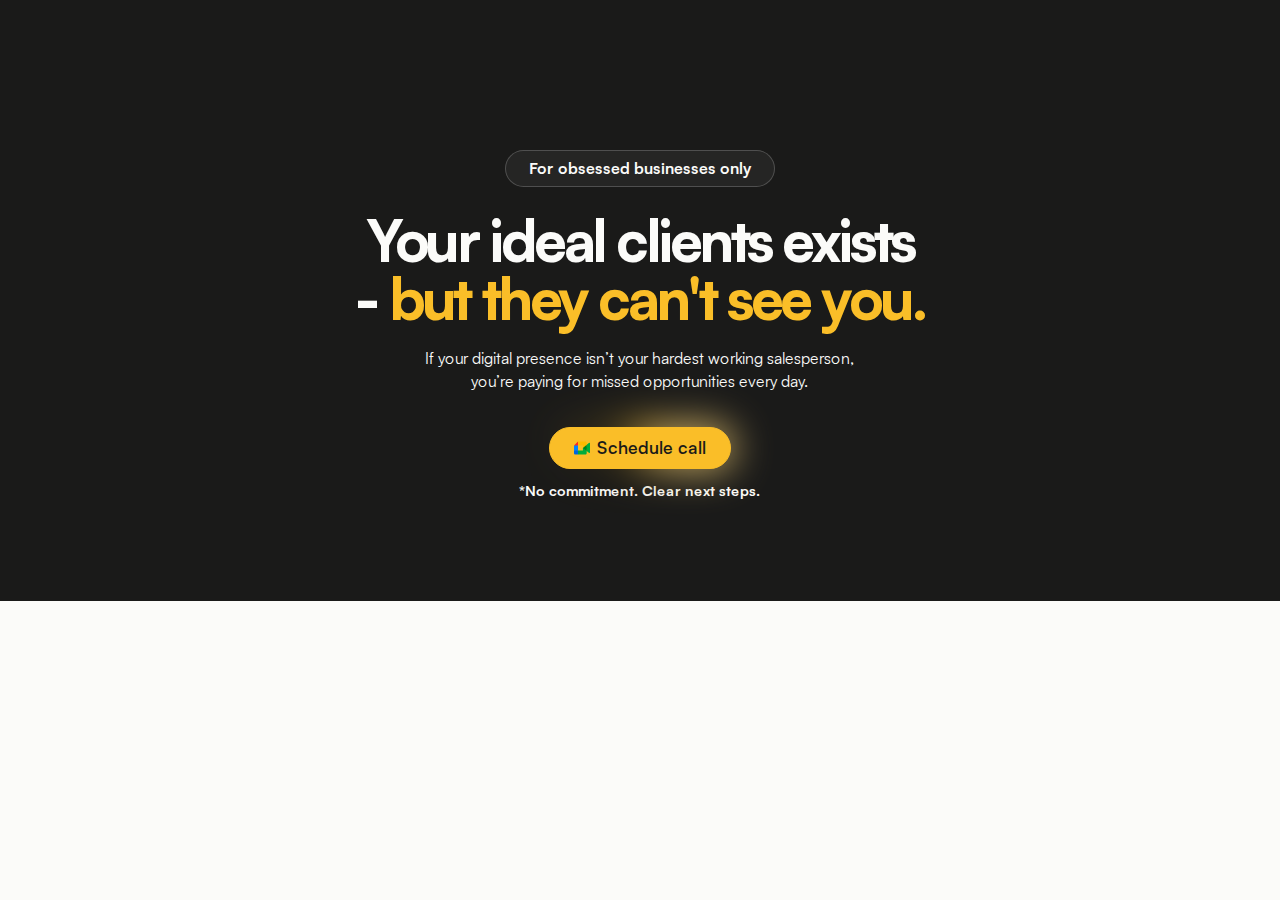
<file: test.html>
<!DOCTYPE html><!--  This site was created in Webflow. https://webflow.com  --><!--  Last Published: Sat Aug 16 2025 08:51:28 GMT+0000 (Coordinated Universal Time)  -->
<html data-wf-page="68a03b17fe0aceb5dadee40b" data-wf-site="689ae2cb9e38bbefd2359cd2" lang="en">
<head>
  <meta charset="utf-8">
  <title>Test</title>
  <meta content="Test" property="og:title">
  <meta content="Test" property="twitter:title">
  <meta content="width=device-width, initial-scale=1" name="viewport">
  <meta content="Webflow" name="generator">
  <link href="css/normalize.css" rel="stylesheet" type="text/css">
  <link href="css/webflow.css" rel="stylesheet" type="text/css">
  <link href="css/rosenland-portfolio.webflow.css" rel="stylesheet" type="text/css">
  <script type="text/javascript">!function(o,c){var n=c.documentElement,t=" w-mod-";n.className+=t+"js",("ontouchstart"in o||o.DocumentTouch&&c instanceof DocumentTouch)&&(n.className+=t+"touch")}(window,document);</script>
  <link href="images/favicon.png" rel="shortcut icon" type="image/x-icon">
  <link href="images/webclip.jpg" rel="apple-touch-icon">
</head>
<body>
  <div class="page_wrap">
    <div class="u-position-fixed">
      <div class="w-embed">
        <style>
:root {
  --grid-breakout: [full-start] minmax(0, 1fr) [content-start] repeat(var(--site--column-count), minmax(0, var(--site--column-width))) [content-end] minmax(0, 1fr) [full-end];
  --grid-breakout-single: [full-start] minmax(0, 1fr) [content-start] minmax(0, calc(100% - var(--site--margin) * 2)) [content-end] minmax(0, 1fr) [full-end];
}
::before, ::after {
	box-sizing: border-box;
}
.w-embed:before, .w-embed:after,
.w-richtext:before, .w-richtext:after {
	content: unset;
}
html {
	background-color: var(--_theme---background);
}
button {
	background-color: unset;
	padding: unset;
	text-align: inherit;
}
button:not(:disabled) {
	cursor: pointer;
}
video {
	width: 100%;
	object-fit: cover;
}
/* remove padding of empty element */
.wf-empty {
	padding: 0;
}
svg {
	max-width: 100%;
}
@media (prefers-color-scheme: light) {
	option { color: black; }
}
img::selection {
	background: transparent;
}
/* Typography */
body {
	text-transform: var(--_text-style---text-transform);
	font-smoothing: antialiased;
	-webkit-font-smoothing: antialiased;
}
/* Clear Defaults */
a:not([class]) {
	text-decoration: underline;
}
h1,h2,h3,h4,h5,h6,p,blockquote,label {
	font-family: inherit;
	font-size: inherit;
	font-weight: inherit;
	line-height: inherit;
	letter-spacing: inherit;
	text-transform: inherit;
	text-wrap: inherit;
	margin-top: 0;
	margin-bottom: 0;
}
select:has(option[value=""]:checked) {
	color: color-mix(in lab, currentcolor 60%, transparent)
}
/* Selection Color */
::selection {
	background-color: var(--_theme---selection--background);
	color: var(--_theme---selection--text);
}
/* Margin Trim */
:is(.u-margin-trim,.u-rich-text) > :not(:not(.w-condition-invisible,.u-cover-absolute,.u-ignore-trim) ~ :not(.w-condition-invisible,.u-cover-absolute,.u-ignore-trim)),
:is(.u-margin-trim,.u-rich-text) > :not(:not(.w-condition-invisible,.u-cover-absolute,.u-ignore-trim) ~ :not(.w-condition-invisible,.u-cover-absolute,.u-ignore-trim)).u-display-contents > :first-child {
	margin-top: 0;
}
:is(.u-margin-trim,.u-rich-text) > :not(:has(~ :not(.w-condition-invisible,.u-cover-absolute,.u-ignore-trim))),
:is(.u-margin-trim,.u-rich-text) > :not(:has(~ :not(.w-condition-invisible,.u-cover-absolute,.u-ignore-trim))).u-display-contents > :last-child {
	margin-bottom: 0;
}
/* Line Height Trim */
:is(h1,h2,h3,h4,h5,h6,p):not(.u-text-trim-off,:has([class*="u-text-style-"]))::before,
[class*="u-text-style-"]:not(.u-text-trim-off,:has(h1,h2,h3,h4,h5,h6,p))::before {
	content: "";
	display: table;
	margin-bottom: calc(-0.5lh + var(--_text-style---trim-top));
}
:is(h1,h2,h3,h4,h5,h6,p):not(.u-text-trim-off,:has([class*="u-text-style-"]))::after,
[class*="u-text-style-"]:not(.u-text-trim-off,:has(h1,h2,h3,h4,h5,h6,p))::after {
	content: "";
	display: table;
	margin-bottom: calc(-0.5lh + var(--_text-style---trim-bottom));
}
/* Rich Text Links */
.w-richtext a {
	position: relative;
	z-index: 4;
}
/* Line Clamp */
.u-line-clamp-1, .u-line-clamp-2, .u-line-clamp-3, .u-line-clamp-4 {
	-webkit-line-clamp: 1;
	-webkit-box-orient: vertical;
}
.u-line-clamp-2 { -webkit-line-clamp: 2; }
.u-line-clamp-3 { -webkit-line-clamp: 3; }
.u-line-clamp-4 { -webkit-line-clamp: 4; }
/* Child Contain */
.u-child-contain > * {
	width: 100%;
	max-width: inherit !important;
  margin-inline: 0 !important;
	margin-top: 0 !important;
}
/* Hide */
.u-hide-if-empty:empty,
.u-hide-if-empty:not(:has(> :not(.w-condition-invisible))),
.u-hide-if-empty-cms:not(:has(.w-dyn-item)),
.u-embed-js,
.u-embed-css {
	display: none !important;
}
/* Focus State */
a, button, :where([tabindex]), [data-outline] {
	outline-offset: var(--focus--offset-outer);
}
a:focus-visible,
button:focus-visible,
[tabindex]:focus-visible,
label:has(input:focus-visible) [data-outline] {
	outline-color: var(--_theme---text);
	outline-width: var(--focus--width);
	outline-style: solid;
}
/* Global / Clickable Component */
.wf-design-mode .clickable_wrap {
	z-index: 0;
}
.clickable_wrap a[href="#"] {
	display: none;
}
.clickable_wrap a[href="#"] ~ button {
	display: block;
}
/* Responsive Above */
@container threshold-large (width >= 62em) {
	.u-order-unset-above { order: unset !important; }
	.u-all-unset-above { all: unset !important; }
	.u-grid-below { display: flex !important; }
}
@container threshold-medium (width >= 48em) {
	.u-order-unset-above { order: unset !important; }
	.u-all-unset-above { all: unset !important; }
	.u-grid-below { display: flex !important; }
}
@container threshold-small (width >= 30em) {
	.u-order-unset-above { order: unset !important; }
	.u-all-unset-above { all: unset !important; }
	.u-grid-below { display: flex !important; }
}
/* Responsive Below */
@container threshold-large (width < 62em) {
	.u-order-unset-below { order: unset !important; }
	.u-all-unset-below { all: unset !important; }
	.u-grid-above { display: flex !important; }
}
@container threshold-medium (width < 48em) {
	.u-order-unset-below { order: unset !important; }
	.u-all-unset-below { all: unset !important; }
	.u-grid-above { display: flex !important; }
}
@container threshold-small (width < 30em) {
	.u-order-unset-below { order: unset !important; }
	.u-all-unset-below { all: unset !important; }
	.u-grid-above { display: flex !important; }
}
/* Form Radio */
.form_main_radio_label:has(input:checked) .form_main_radio_circle_inner {
	opacity: 1;
}
/* Form Checkbox */
.form_main_checkbox_label:has(input:checked) .form_main_checkbox_box {
	background-color: currentColor;
	border-color: currentColor;
}
.form_main_checkbox_label:has(input:checked) .form_main_checkbox_icon {
	opacity: 1;
}
</style>
      </div>
    </div>
    <div class="page_main">
      <section data-wf--section--theme="dark" class="u-section w-variant-857e5430-97c7-deb6-3c1a-d3063f9fe2c7" id="">
        <div data-wf--spacer--section-space="large" class="u-section-spacer w-variant-8cc18b30-4618-8767-0111-f6abfe45aaa3 u-ignore-trim"></div>
        <div class="section_contain u-container u-margin-trim u-alignment-center">
          <div id="particles-js" class="particle u-cover-absolute u-pointer-off"></div>
          <div class="eyebrow_wrap u-margin-bottom-5">
            <div class="eyebrow_layout">
              <div class="eyebrow_text u-text-style-main w-richtext">
                <p><strong>For obsessed businesses only</strong></p>
              </div>
            </div>
          </div>
          <div data-wf--typography-heading--font-style="h1" class="c-heading w-variant-792802b6-ccdb-f982-5023-5fa970cf03d0 w-richtext u-margin-bottom-text u-max-width-20ch u-child-contain u-color-brand c-heading-brand">
            <h1>Your ideal clients exists - <strong>but they can&#x27;t see you.</strong></h1>
          </div>
          <div data-wf--typography-paragraph--font-style="text-main" class="c-paragraph w-variant-61d538b2-709c-eb7a-4258-8c0890dc07fc w-richtext u-margin-bottom-text u-rich-text u-max-width-40ch u-child-contain">
            <p>If your digital presence isn’t your hardest working salesperson, you’re paying for missed opportunities every day.</p>
          </div>
          <div class="u-display-contents">
            <div class="u-button-group u-flex-vertical-nowrap u-gap-3">
              <div data-wf--button-main--style="primary" class="button_main_wrap">
                <div class="clickable_wrap u-cover-absolute">
                  <a target="" href="book.html" class="clickable_link w-inline-block"><span class="clickable_text u-sr-only">Schedule call</span></a><button type="button" class="clickable_btn"><span class="clickable_text u-sr-only">Schedule call</span></button>
                </div>
                <div class="w-embed">
                  <style>
@property --button_main_rotation {
 syntax: "<angle>";
 initial-value: 0turn;
 inherits: false;
}
</style>
                  <style>
.button_main_glow {
 background-image: conic-gradient(from var(--button_main_rotation, 0turn), var(--swatch--brand-500), var(--swatch--brand-300), var(--swatch--brand-800), transparent, var(--swatch--brand-500));
}
@keyframes button_main_animation {
 from { --button_main_rotation: 0turn; }
 to { --button_main_rotation: 1turn; }
}
@supports not (fill: context-fill) {
 .button_main_glow { animation: unset; }
}
</style>
                </div>
                <div class="button_main_layout">
                  <div class="button_main_svg"><svg xmlns="http://www.w3.org/2000/svg" width="100%" viewbox="0 0 500 500" fill="none" class="u-svg">
                      <path d="M125 43.75L0 168.75L62.5 207.438L125 168.75L160.294 106.25L125 43.75Z" fill="#FF2820"></path>
                      <path d="M125 168.75H0V331.25L62.5 365.571L125 331.25V168.75Z" fill="#0084FF"></path>
                      <path d="M0 331.25V414.583C0 437.5 18.75 456.25 41.667 456.25H125L160.294 389.9L125 331.25H0Z" fill="#0066DD"></path>
                      <path d="M474.185 88.1308L396.875 149.372V150L371.661 246.26L396.875 343.675L473.841 405.619C484.167 414.284 500 407.006 500 393.488V100.262C500 86.7441 484.511 79.4658 474.185 88.1308Z" fill="#00AD3C"></path>
                      <path d="M396.875 149.372V84.9385C396.875 62.2852 378.523 43.75 356.094 43.75H125V168.75H278.125V250L360.395 240.835L396.875 149.372Z" fill="#FFBA00"></path>
                      <path d="M278.125 331.25H125V456.25H356.094C378.523 456.25 396.875 437.742 396.875 415.121V343.75L356.062 259.901L278.125 250V331.25Z" fill="#00AD3C"></path>
                      <path d="M278.125 250L396.875 343.75V149.372L278.125 250Z" fill="#00831E"></path>
                    </svg></div>
                  <div aria-hidden="true" class="button_main_text u-text-style-large u-weight-medium">Schedule call</div>
                </div>
                <div class="button_main_glow"></div>
              </div>
              <div data-wf--typography-paragraph--font-style="text-small" class="c-paragraph w-variant-4099173f-f581-635c-a5fe-cf4a89c62029 w-richtext  ">
                <p><strong>*No commitment. Clear next steps.</strong></p>
              </div>
            </div>
          </div>
        </div>
        <div data-wf--spacer--section-space="main" class="u-section-spacer w-variant-60a7ad7d-02b0-6682-95a5-2218e6fd1490 u-ignore-trim"></div>
      </section>
    </div>
  </div>
  <script src="https://d3e54v103j8qbb.cloudfront.net/js/jquery-3.5.1.min.dc5e7f18c8.js?site=689ae2cb9e38bbefd2359cd2" type="text/javascript" integrity="sha256-9/aliU8dGd2tb6OSsuzixeV4y/faTqgFtohetphbbj0=" crossorigin="anonymous"></script>
  <script src="js/webflow.js" type="text/javascript"></script>
  <link rel="stylesheet" href="https://cdn.jsdelivr.net/npm/swiper@8/swiper-bundle.min.css">
  <script defer="" src="https://cdn.jsdelivr.net/npm/swiper@8/swiper-bundle.min.js"></script>
</body>
</html>
</file>
<file: css/webflow.css>
@font-face {
  font-family: 'webflow-icons';
  src: url("[data-uri]") format('truetype');
  font-weight: normal;
  font-style: normal;
}
[class^="w-icon-"],
[class*=" w-icon-"] {
  /* use !important to prevent issues with browser extensions that change fonts */
  font-family: 'webflow-icons' !important;
  speak: none;
  font-style: normal;
  font-weight: normal;
  font-variant: normal;
  text-transform: none;
  line-height: 1;
  /* Better Font Rendering =========== */
  -webkit-font-smoothing: antialiased;
  -moz-osx-font-smoothing: grayscale;
}
.w-icon-slider-right:before {
  content: "\e600";
}
.w-icon-slider-left:before {
  content: "\e601";
}
.w-icon-nav-menu:before {
  content: "\e602";
}
.w-icon-arrow-down:before,
.w-icon-dropdown-toggle:before {
  content: "\e603";
}
.w-icon-file-upload-remove:before {
  content: "\e900";
}
.w-icon-file-upload-icon:before {
  content: "\e903";
}
* {
  -webkit-box-sizing: border-box;
  -moz-box-sizing: border-box;
  box-sizing: border-box;
}
html {
  height: 100%;
}
body {
  margin: 0;
  min-height: 100%;
  background-color: #fff;
  font-family: Arial, sans-serif;
  font-size: 14px;
  line-height: 20px;
  color: #333;
}
img {
  max-width: 100%;
  vertical-align: middle;
  display: inline-block;
}
html.w-mod-touch * {
  background-attachment: scroll !important;
}
.w-block {
  display: block;
}
.w-inline-block {
  max-width: 100%;
  display: inline-block;
}
.w-clearfix:before,
.w-clearfix:after {
  content: " ";
  display: table;
  grid-column-start: 1;
  grid-row-start: 1;
  grid-column-end: 2;
  grid-row-end: 2;
}
.w-clearfix:after {
  clear: both;
}
.w-hidden {
  display: none;
}
.w-button {
  display: inline-block;
  padding: 9px 15px;
  background-color: #3898EC;
  color: white;
  border: 0;
  line-height: inherit;
  text-decoration: none;
  cursor: pointer;
  border-radius: 0;
}
input.w-button {
  -webkit-appearance: button;
}
html[data-w-dynpage] [data-w-cloak] {
  color: transparent !important;
}
.w-code-block {
  margin: unset;
}
pre.w-code-block code {
  all: inherit;
}
.w-optimization {
  display: contents;
}
.w-webflow-badge,
.w-webflow-badge > img {
  box-sizing: unset;
  width: unset;
  height: unset;
  max-height: unset;
  max-width: unset;
  min-height: unset;
  min-width: unset;
  margin: unset;
  padding: unset;
  float: unset;
  clear: unset;
  border: unset;
  border-radius: unset;
  background: unset;
  background-image: unset;
  background-position: unset;
  background-size: unset;
  background-repeat: unset;
  background-origin: unset;
  background-clip: unset;
  background-attachment: unset;
  background-color: unset;
  box-shadow: unset;
  transform: unset;
  transition: unset;
  direction: unset;
  font-family: unset;
  font-weight: unset;
  color: unset;
  font-size: unset;
  line-height: unset;
  font-style: unset;
  font-variant: unset;
  text-align: unset;
  letter-spacing: unset;
  text-decoration: unset;
  text-indent: unset;
  text-transform: unset;
  list-style-type: unset;
  text-shadow: unset;
  vertical-align: unset;
  cursor: unset;
  white-space: unset;
  word-break: unset;
  word-spacing: unset;
  word-wrap: unset;
}
.w-webflow-badge {
  position: fixed !important;
  display: inline-block !important;
  visibility: visible !important;
  opacity: 1 !important;
  z-index: 2147483647 !important;
  top: auto !important;
  right: 12px !important;
  bottom: 12px !important;
  left: auto !important;
  color: #aaadb0 !important;
  background-color: #fff !important;
  border-radius: 3px !important;
  padding: 6px !important;
  font-size: 12px !important;
  line-height: 14px !important;
  text-decoration: none !important;
  transform: none !important;
  margin: 0 !important;
  width: auto !important;
  height: auto !important;
  overflow: unset !important;
  white-space: nowrap;
  box-shadow: 0 0 0 1px rgba(0, 0, 0, 0.1), 0px 1px 3px rgba(0, 0, 0, 0.1);
  cursor: pointer;
}
.w-webflow-badge > img {
  position: unset;
  display: inline-block !important;
  visibility: unset !important;
  opacity: 1 !important;
  vertical-align: middle !important;
}
h1,
h2,
h3,
h4,
h5,
h6 {
  font-weight: bold;
  margin-bottom: 10px;
}
h1 {
  font-size: 38px;
  line-height: 44px;
  margin-top: 20px;
}
h2 {
  font-size: 32px;
  line-height: 36px;
  margin-top: 20px;
}
h3 {
  font-size: 24px;
  line-height: 30px;
  margin-top: 20px;
}
h4 {
  font-size: 18px;
  line-height: 24px;
  margin-top: 10px;
}
h5 {
  font-size: 14px;
  line-height: 20px;
  margin-top: 10px;
}
h6 {
  font-size: 12px;
  line-height: 18px;
  margin-top: 10px;
}
p {
  margin-top: 0;
  margin-bottom: 10px;
}
blockquote {
  margin: 0 0 10px 0;
  padding: 10px 20px;
  border-left: 5px solid #E2E2E2;
  font-size: 18px;
  line-height: 22px;
}
figure {
  margin: 0;
  margin-bottom: 10px;
}
figcaption {
  margin-top: 5px;
  text-align: center;
}
ul,
ol {
  margin-top: 0px;
  margin-bottom: 10px;
  padding-left: 40px;
}
.w-list-unstyled {
  padding-left: 0;
  list-style: none;
}
.w-embed:before,
.w-embed:after {
  content: " ";
  display: table;
  grid-column-start: 1;
  grid-row-start: 1;
  grid-column-end: 2;
  grid-row-end: 2;
}
.w-embed:after {
  clear: both;
}
.w-video {
  width: 100%;
  position: relative;
  padding: 0;
}
.w-video iframe,
.w-video object,
.w-video embed {
  position: absolute;
  top: 0;
  left: 0;
  width: 100%;
  height: 100%;
  border: none;
}
fieldset {
  padding: 0;
  margin: 0;
  border: 0;
}
button,
[type='button'],
[type='reset'] {
  border: 0;
  cursor: pointer;
  -webkit-appearance: button;
}
.w-form {
  margin: 0 0 15px;
}
.w-form-done {
  display: none;
  padding: 20px;
  text-align: center;
  background-color: #dddddd;
}
.w-form-fail {
  display: none;
  margin-top: 10px;
  padding: 10px;
  background-color: #ffdede;
}
label {
  display: block;
  margin-bottom: 5px;
  font-weight: bold;
}
.w-input,
.w-select {
  display: block;
  width: 100%;
  height: 38px;
  padding: 8px 12px;
  margin-bottom: 10px;
  font-size: 14px;
  line-height: 1.42857143;
  color: #333333;
  vertical-align: middle;
  background-color: #ffffff;
  border: 1px solid #cccccc;
}
.w-input::placeholder,
.w-select::placeholder {
  color: #999;
}
.w-input:focus,
.w-select:focus {
  border-color: #3898EC;
  outline: 0;
}
.w-input[disabled],
.w-select[disabled],
.w-input[readonly],
.w-select[readonly],
fieldset[disabled] .w-input,
fieldset[disabled] .w-select {
  cursor: not-allowed;
}
.w-input[disabled]:not(.w-input-disabled),
.w-select[disabled]:not(.w-input-disabled),
.w-input[readonly],
.w-select[readonly],
fieldset[disabled]:not(.w-input-disabled) .w-input,
fieldset[disabled]:not(.w-input-disabled) .w-select {
  background-color: #eeeeee;
}
textarea.w-input,
textarea.w-select {
  height: auto;
}
.w-select {
  background-color: #f3f3f3;
}
.w-select[multiple] {
  height: auto;
}
.w-form-label {
  display: inline-block;
  cursor: pointer;
  font-weight: normal;
  margin-bottom: 0px;
}
.w-radio {
  display: block;
  margin-bottom: 5px;
  padding-left: 20px;
}
.w-radio:before,
.w-radio:after {
  content: " ";
  display: table;
  grid-column-start: 1;
  grid-row-start: 1;
  grid-column-end: 2;
  grid-row-end: 2;
}
.w-radio:after {
  clear: both;
}
.w-radio-input {
  margin: 4px 0 0;
  line-height: normal;
  float: left;
  margin-left: -20px;
}
.w-radio-input {
  margin-top: 3px;
}
.w-file-upload {
  display: block;
  margin-bottom: 10px;
}
.w-file-upload-input {
  width: 0.1px;
  height: 0.1px;
  opacity: 0;
  overflow: hidden;
  position: absolute;
  z-index: -100;
}
.w-file-upload-default,
.w-file-upload-uploading,
.w-file-upload-success {
  display: inline-block;
  color: #333333;
}
.w-file-upload-error {
  display: block;
  margin-top: 10px;
}
.w-file-upload-default.w-hidden,
.w-file-upload-uploading.w-hidden,
.w-file-upload-error.w-hidden,
.w-file-upload-success.w-hidden {
  display: none;
}
.w-file-upload-uploading-btn {
  display: flex;
  font-size: 14px;
  font-weight: normal;
  cursor: pointer;
  margin: 0;
  padding: 8px 12px;
  border: 1px solid #cccccc;
  background-color: #fafafa;
}
.w-file-upload-file {
  display: flex;
  flex-grow: 1;
  justify-content: space-between;
  margin: 0;
  padding: 8px 9px 8px 11px;
  border: 1px solid #cccccc;
  background-color: #fafafa;
}
.w-file-upload-file-name {
  font-size: 14px;
  font-weight: normal;
  display: block;
}
.w-file-remove-link {
  margin-top: 3px;
  margin-left: 10px;
  width: auto;
  height: auto;
  padding: 3px;
  display: block;
  cursor: pointer;
}
.w-icon-file-upload-remove {
  margin: auto;
  font-size: 10px;
}
.w-file-upload-error-msg {
  display: inline-block;
  color: #ea384c;
  padding: 2px 0;
}
.w-file-upload-info {
  display: inline-block;
  line-height: 38px;
  padding: 0 12px;
}
.w-file-upload-label {
  display: inline-block;
  font-size: 14px;
  font-weight: normal;
  cursor: pointer;
  margin: 0;
  padding: 8px 12px;
  border: 1px solid #cccccc;
  background-color: #fafafa;
}
.w-icon-file-upload-icon,
.w-icon-file-upload-uploading {
  display: inline-block;
  margin-right: 8px;
  width: 20px;
}
.w-icon-file-upload-uploading {
  height: 20px;
}
.w-container {
  margin-left: auto;
  margin-right: auto;
  max-width: 940px;
}
.w-container:before,
.w-container:after {
  content: " ";
  display: table;
  grid-column-start: 1;
  grid-row-start: 1;
  grid-column-end: 2;
  grid-row-end: 2;
}
.w-container:after {
  clear: both;
}
.w-container .w-row {
  margin-left: -10px;
  margin-right: -10px;
}
.w-row:before,
.w-row:after {
  content: " ";
  display: table;
  grid-column-start: 1;
  grid-row-start: 1;
  grid-column-end: 2;
  grid-row-end: 2;
}
.w-row:after {
  clear: both;
}
.w-row .w-row {
  margin-left: 0;
  margin-right: 0;
}
.w-col {
  position: relative;
  float: left;
  width: 100%;
  min-height: 1px;
  padding-left: 10px;
  padding-right: 10px;
}
.w-col .w-col {
  padding-left: 0;
  padding-right: 0;
}
.w-col-1 {
  width: 8.33333333%;
}
.w-col-2 {
  width: 16.66666667%;
}
.w-col-3 {
  width: 25%;
}
.w-col-4 {
  width: 33.33333333%;
}
.w-col-5 {
  width: 41.66666667%;
}
.w-col-6 {
  width: 50%;
}
.w-col-7 {
  width: 58.33333333%;
}
.w-col-8 {
  width: 66.66666667%;
}
.w-col-9 {
  width: 75%;
}
.w-col-10 {
  width: 83.33333333%;
}
.w-col-11 {
  width: 91.66666667%;
}
.w-col-12 {
  width: 100%;
}
.w-hidden-main {
  display: none !important;
}
@media screen and (max-width: 991px) {
  .w-container {
    max-width: 728px;
  }
  .w-hidden-main {
    display: inherit !important;
  }
  .w-hidden-medium {
    display: none !important;
  }
  .w-col-medium-1 {
    width: 8.33333333%;
  }
  .w-col-medium-2 {
    width: 16.66666667%;
  }
  .w-col-medium-3 {
    width: 25%;
  }
  .w-col-medium-4 {
    width: 33.33333333%;
  }
  .w-col-medium-5 {
    width: 41.66666667%;
  }
  .w-col-medium-6 {
    width: 50%;
  }
  .w-col-medium-7 {
    width: 58.33333333%;
  }
  .w-col-medium-8 {
    width: 66.66666667%;
  }
  .w-col-medium-9 {
    width: 75%;
  }
  .w-col-medium-10 {
    width: 83.33333333%;
  }
  .w-col-medium-11 {
    width: 91.66666667%;
  }
  .w-col-medium-12 {
    width: 100%;
  }
  .w-col-stack {
    width: 100%;
    left: auto;
    right: auto;
  }
}
@media screen and (max-width: 767px) {
  .w-hidden-main {
    display: inherit !important;
  }
  .w-hidden-medium {
    display: inherit !important;
  }
  .w-hidden-small {
    display: none !important;
  }
  .w-row,
  .w-container .w-row {
    margin-left: 0;
    margin-right: 0;
  }
  .w-col {
    width: 100%;
    left: auto;
    right: auto;
  }
  .w-col-small-1 {
    width: 8.33333333%;
  }
  .w-col-small-2 {
    width: 16.66666667%;
  }
  .w-col-small-3 {
    width: 25%;
  }
  .w-col-small-4 {
    width: 33.33333333%;
  }
  .w-col-small-5 {
    width: 41.66666667%;
  }
  .w-col-small-6 {
    width: 50%;
  }
  .w-col-small-7 {
    width: 58.33333333%;
  }
  .w-col-small-8 {
    width: 66.66666667%;
  }
  .w-col-small-9 {
    width: 75%;
  }
  .w-col-small-10 {
    width: 83.33333333%;
  }
  .w-col-small-11 {
    width: 91.66666667%;
  }
  .w-col-small-12 {
    width: 100%;
  }
}
@media screen and (max-width: 479px) {
  .w-container {
    max-width: none;
  }
  .w-hidden-main {
    display: inherit !important;
  }
  .w-hidden-medium {
    display: inherit !important;
  }
  .w-hidden-small {
    display: inherit !important;
  }
  .w-hidden-tiny {
    display: none !important;
  }
  .w-col {
    width: 100%;
  }
  .w-col-tiny-1 {
    width: 8.33333333%;
  }
  .w-col-tiny-2 {
    width: 16.66666667%;
  }
  .w-col-tiny-3 {
    width: 25%;
  }
  .w-col-tiny-4 {
    width: 33.33333333%;
  }
  .w-col-tiny-5 {
    width: 41.66666667%;
  }
  .w-col-tiny-6 {
    width: 50%;
  }
  .w-col-tiny-7 {
    width: 58.33333333%;
  }
  .w-col-tiny-8 {
    width: 66.66666667%;
  }
  .w-col-tiny-9 {
    width: 75%;
  }
  .w-col-tiny-10 {
    width: 83.33333333%;
  }
  .w-col-tiny-11 {
    width: 91.66666667%;
  }
  .w-col-tiny-12 {
    width: 100%;
  }
}
.w-widget {
  position: relative;
}
.w-widget-map {
  width: 100%;
  height: 400px;
}
.w-widget-map label {
  width: auto;
  display: inline;
}
.w-widget-map img {
  max-width: inherit;
}
.w-widget-map .gm-style-iw {
  text-align: center;
}
.w-widget-map .gm-style-iw > button {
  display: none !important;
}
.w-widget-twitter {
  overflow: hidden;
}
.w-widget-twitter-count-shim {
  display: inline-block;
  vertical-align: top;
  position: relative;
  width: 28px;
  height: 20px;
  text-align: center;
  background: white;
  border: #758696 solid 1px;
  border-radius: 3px;
}
.w-widget-twitter-count-shim * {
  pointer-events: none;
  user-select: none;
}
.w-widget-twitter-count-shim .w-widget-twitter-count-inner {
  position: relative;
  font-size: 15px;
  line-height: 12px;
  text-align: center;
  color: #999;
  font-family: serif;
}
.w-widget-twitter-count-shim .w-widget-twitter-count-clear {
  position: relative;
  display: block;
}
.w-widget-twitter-count-shim.w--large {
  width: 36px;
  height: 28px;
}
.w-widget-twitter-count-shim.w--large .w-widget-twitter-count-inner {
  font-size: 18px;
  line-height: 18px;
}
.w-widget-twitter-count-shim:not(.w--vertical) {
  margin-left: 5px;
  margin-right: 8px;
}
.w-widget-twitter-count-shim:not(.w--vertical).w--large {
  margin-left: 6px;
}
.w-widget-twitter-count-shim:not(.w--vertical):before,
.w-widget-twitter-count-shim:not(.w--vertical):after {
  top: 50%;
  left: 0;
  border: solid transparent;
  content: ' ';
  height: 0;
  width: 0;
  position: absolute;
  pointer-events: none;
}
.w-widget-twitter-count-shim:not(.w--vertical):before {
  border-color: rgba(117, 134, 150, 0);
  border-right-color: #5d6c7b;
  border-width: 4px;
  margin-left: -9px;
  margin-top: -4px;
}
.w-widget-twitter-count-shim:not(.w--vertical).w--large:before {
  border-width: 5px;
  margin-left: -10px;
  margin-top: -5px;
}
.w-widget-twitter-count-shim:not(.w--vertical):after {
  border-color: rgba(255, 255, 255, 0);
  border-right-color: white;
  border-width: 4px;
  margin-left: -8px;
  margin-top: -4px;
}
.w-widget-twitter-count-shim:not(.w--vertical).w--large:after {
  border-width: 5px;
  margin-left: -9px;
  margin-top: -5px;
}
.w-widget-twitter-count-shim.w--vertical {
  width: 61px;
  height: 33px;
  margin-bottom: 8px;
}
.w-widget-twitter-count-shim.w--vertical:before,
.w-widget-twitter-count-shim.w--vertical:after {
  top: 100%;
  left: 50%;
  border: solid transparent;
  content: ' ';
  height: 0;
  width: 0;
  position: absolute;
  pointer-events: none;
}
.w-widget-twitter-count-shim.w--vertical:before {
  border-color: rgba(117, 134, 150, 0);
  border-top-color: #5d6c7b;
  border-width: 5px;
  margin-left: -5px;
}
.w-widget-twitter-count-shim.w--vertical:after {
  border-color: rgba(255, 255, 255, 0);
  border-top-color: white;
  border-width: 4px;
  margin-left: -4px;
}
.w-widget-twitter-count-shim.w--vertical .w-widget-twitter-count-inner {
  font-size: 18px;
  line-height: 22px;
}
.w-widget-twitter-count-shim.w--vertical.w--large {
  width: 76px;
}
.w-background-video {
  position: relative;
  overflow: hidden;
  height: 500px;
  color: white;
}
.w-background-video > video {
  background-size: cover;
  background-position: 50% 50%;
  position: absolute;
  margin: auto;
  width: 100%;
  height: 100%;
  right: -100%;
  bottom: -100%;
  top: -100%;
  left: -100%;
  object-fit: cover;
  z-index: -100;
}
.w-background-video > video::-webkit-media-controls-start-playback-button {
  display: none !important;
  -webkit-appearance: none;
}
.w-background-video--control {
  position: absolute;
  bottom: 1em;
  right: 1em;
  background-color: transparent;
  padding: 0;
}
.w-background-video--control > [hidden] {
  display: none !important;
}
.w-slider {
  position: relative;
  height: 300px;
  text-align: center;
  background: #dddddd;
  clear: both;
  -webkit-tap-highlight-color: rgba(0, 0, 0, 0);
  tap-highlight-color: rgba(0, 0, 0, 0);
}
.w-slider-mask {
  position: relative;
  display: block;
  overflow: hidden;
  z-index: 1;
  left: 0;
  right: 0;
  height: 100%;
  white-space: nowrap;
}
.w-slide {
  position: relative;
  display: inline-block;
  vertical-align: top;
  width: 100%;
  height: 100%;
  white-space: normal;
  text-align: left;
}
.w-slider-nav {
  position: absolute;
  z-index: 2;
  top: auto;
  right: 0;
  bottom: 0;
  left: 0;
  margin: auto;
  padding-top: 10px;
  height: 40px;
  text-align: center;
  -webkit-tap-highlight-color: rgba(0, 0, 0, 0);
  tap-highlight-color: rgba(0, 0, 0, 0);
}
.w-slider-nav.w-round > div {
  border-radius: 100%;
}
.w-slider-nav.w-num > div {
  width: auto;
  height: auto;
  padding: 0.2em 0.5em;
  font-size: inherit;
  line-height: inherit;
}
.w-slider-nav.w-shadow > div {
  box-shadow: 0 0 3px rgba(51, 51, 51, 0.4);
}
.w-slider-nav-invert {
  color: #fff;
}
.w-slider-nav-invert > div {
  background-color: rgba(34, 34, 34, 0.4);
}
.w-slider-nav-invert > div.w-active {
  background-color: #222;
}
.w-slider-dot {
  position: relative;
  display: inline-block;
  width: 1em;
  height: 1em;
  background-color: rgba(255, 255, 255, 0.4);
  cursor: pointer;
  margin: 0 3px 0.5em;
  transition: background-color 100ms, color 100ms;
}
.w-slider-dot.w-active {
  background-color: #fff;
}
.w-slider-dot:focus {
  outline: none;
  box-shadow: 0px 0px 0px 2px #fff;
}
.w-slider-dot:focus.w-active {
  box-shadow: none;
}
.w-slider-arrow-left,
.w-slider-arrow-right {
  position: absolute;
  width: 80px;
  top: 0;
  right: 0;
  bottom: 0;
  left: 0;
  margin: auto;
  cursor: pointer;
  overflow: hidden;
  color: white;
  font-size: 40px;
  -webkit-tap-highlight-color: rgba(0, 0, 0, 0);
  tap-highlight-color: rgba(0, 0, 0, 0);
  user-select: none;
}
.w-slider-arrow-left [class^='w-icon-'],
.w-slider-arrow-right [class^='w-icon-'],
.w-slider-arrow-left [class*=' w-icon-'],
.w-slider-arrow-right [class*=' w-icon-'] {
  position: absolute;
}
.w-slider-arrow-left:focus,
.w-slider-arrow-right:focus {
  outline: 0;
}
.w-slider-arrow-left {
  z-index: 3;
  right: auto;
}
.w-slider-arrow-right {
  z-index: 4;
  left: auto;
}
.w-icon-slider-left,
.w-icon-slider-right {
  top: 0;
  right: 0;
  bottom: 0;
  left: 0;
  margin: auto;
  width: 1em;
  height: 1em;
}
.w-slider-aria-label {
  border: 0;
  clip: rect(0 0 0 0);
  height: 1px;
  margin: -1px;
  overflow: hidden;
  padding: 0;
  position: absolute;
  width: 1px;
}
.w-slider-force-show {
  display: block !important;
}
.w-dropdown {
  display: inline-block;
  position: relative;
  text-align: left;
  margin-left: auto;
  margin-right: auto;
  z-index: 900;
}
.w-dropdown-btn,
.w-dropdown-toggle,
.w-dropdown-link {
  position: relative;
  vertical-align: top;
  text-decoration: none;
  color: #222222;
  padding: 20px;
  text-align: left;
  margin-left: auto;
  margin-right: auto;
  white-space: nowrap;
}
.w-dropdown-toggle {
  user-select: none;
  display: inline-block;
  cursor: pointer;
  padding-right: 40px;
}
.w-dropdown-toggle:focus {
  outline: 0;
}
.w-icon-dropdown-toggle {
  position: absolute;
  top: 0;
  right: 0;
  bottom: 0;
  margin: auto;
  margin-right: 20px;
  width: 1em;
  height: 1em;
}
.w-dropdown-list {
  position: absolute;
  background: #dddddd;
  display: none;
  min-width: 100%;
}
.w-dropdown-list.w--open {
  display: block;
}
.w-dropdown-link {
  padding: 10px 20px;
  display: block;
  color: #222222;
}
.w-dropdown-link.w--current {
  color: #0082f3;
}
.w-dropdown-link:focus {
  outline: 0;
}
@media screen and (max-width: 767px) {
  .w-nav-brand {
    padding-left: 10px;
  }
}
/**
 * ## Note
 * Safari (on both iOS and OS X) does not handle viewport units (vh, vw) well.
 * For example percentage units do not work on descendants of elements that
 * have any dimensions expressed in viewport units. It also doesn’t handle them at
 * all in `calc()`.
 */
/**
 * Wrapper around all lightbox elements
 *
 * 1. Since the lightbox can receive focus, IE also gives it an outline.
 * 2. Fixes flickering on Chrome when a transition is in progress
 *    underneath the lightbox.
 */
.w-lightbox-backdrop {
  cursor: auto;
  font-style: normal;
  letter-spacing: normal;
  list-style: disc;
  text-indent: 0;
  text-shadow: none;
  text-transform: none;
  visibility: visible;
  white-space: normal;
  word-break: normal;
  word-spacing: normal;
  word-wrap: normal;
  position: fixed;
  top: 0;
  right: 0;
  bottom: 0;
  left: 0;
  color: #fff;
  font-family: "Helvetica Neue", Helvetica, Ubuntu, "Segoe UI", Verdana, sans-serif;
  font-size: 17px;
  line-height: 1.2;
  font-weight: 300;
  text-align: center;
  background: rgba(0, 0, 0, 0.9);
  z-index: 2000;
  outline: 0;
  /* 1 */
  opacity: 0;
  -webkit-user-select: none;
  -moz-user-select: none;
  -webkit-tap-highlight-color: transparent;
  -webkit-transform: translate(0, 0);
  /* 2 */
}
/**
 * Neat trick to bind the rubberband effect to our canvas instead of the whole
 * document on iOS. It also prevents a bug that causes the document underneath to scroll.
 */
.w-lightbox-backdrop,
.w-lightbox-container {
  height: 100%;
  overflow: auto;
  -webkit-overflow-scrolling: touch;
}
.w-lightbox-content {
  position: relative;
  height: 100vh;
  overflow: hidden;
}
.w-lightbox-view {
  position: absolute;
  width: 100vw;
  height: 100vh;
  opacity: 0;
}
.w-lightbox-view:before {
  content: "";
  height: 100vh;
}
/* .w-lightbox-content */
.w-lightbox-group,
.w-lightbox-group .w-lightbox-view,
.w-lightbox-group .w-lightbox-view:before {
  height: 86vh;
}
.w-lightbox-frame,
.w-lightbox-view:before {
  display: inline-block;
  vertical-align: middle;
}
/*
 * 1. Remove default margin set by user-agent on the <figure> element.
 */
.w-lightbox-figure {
  position: relative;
  margin: 0;
  /* 1 */
}
.w-lightbox-group .w-lightbox-figure {
  cursor: pointer;
}
/**
 * IE adds image dimensions as width and height attributes on the IMG tag,
 * but we need both width and height to be set to auto to enable scaling.
 */
.w-lightbox-img {
  width: auto;
  height: auto;
  max-width: none;
}
/**
 * 1. Reset if style is set by user on "All Images"
 */
.w-lightbox-image {
  display: block;
  float: none;
  /* 1 */
  max-width: 100vw;
  max-height: 100vh;
}
.w-lightbox-group .w-lightbox-image {
  max-height: 86vh;
}
.w-lightbox-caption {
  position: absolute;
  right: 0;
  bottom: 0;
  left: 0;
  padding: 0.5em 1em;
  background: rgba(0, 0, 0, 0.4);
  text-align: left;
  text-overflow: ellipsis;
  white-space: nowrap;
  overflow: hidden;
}
.w-lightbox-embed {
  position: absolute;
  top: 0;
  right: 0;
  bottom: 0;
  left: 0;
  width: 100%;
  height: 100%;
}
.w-lightbox-control {
  position: absolute;
  top: 0;
  width: 4em;
  background-size: 24px;
  background-repeat: no-repeat;
  background-position: center;
  cursor: pointer;
  -webkit-transition: all 0.3s;
  transition: all 0.3s;
}
.w-lightbox-left {
  display: none;
  bottom: 0;
  left: 0;
  /* <svg xmlns="http://www.w3.org/2000/svg" viewBox="-20 0 24 40" width="24" height="40"><g transform="rotate(45)"><path d="m0 0h5v23h23v5h-28z" opacity=".4"/><path d="m1 1h3v23h23v3h-26z" fill="#fff"/></g></svg> */
  background-image: url("[data-uri]");
}
.w-lightbox-right {
  display: none;
  right: 0;
  bottom: 0;
  /* <svg xmlns="http://www.w3.org/2000/svg" viewBox="-4 0 24 40" width="24" height="40"><g transform="rotate(45)"><path d="m0-0h28v28h-5v-23h-23z" opacity=".4"/><path d="m1 1h26v26h-3v-23h-23z" fill="#fff"/></g></svg> */
  background-image: url("[data-uri]");
}
/*
 * Without specifying the with and height inside the SVG, all versions of IE render the icon too small.
 * The bug does not seem to manifest itself if the elements are tall enough such as the above arrows.
 * (http://stackoverflow.com/questions/16092114/background-size-differs-in-internet-explorer)
 */
.w-lightbox-close {
  right: 0;
  height: 2.6em;
  /* <svg xmlns="http://www.w3.org/2000/svg" viewBox="-4 0 18 17" width="18" height="17"><g transform="rotate(45)"><path d="m0 0h7v-7h5v7h7v5h-7v7h-5v-7h-7z" opacity=".4"/><path d="m1 1h7v-7h3v7h7v3h-7v7h-3v-7h-7z" fill="#fff"/></g></svg> */
  background-image: url("[data-uri]");
  background-size: 18px;
}
/**
 * 1. All IE versions add extra space at the bottom without this.
 */
.w-lightbox-strip {
  position: absolute;
  bottom: 0;
  left: 0;
  right: 0;
  padding: 0 1vh;
  line-height: 0;
  /* 1 */
  white-space: nowrap;
  overflow-x: auto;
  overflow-y: hidden;
}
/*
 * 1. We use content-box to avoid having to do `width: calc(10vh + 2vw)`
 *    which doesn’t work in Safari anyway.
 * 2. Chrome renders images pixelated when switching to GPU. Making sure
 *    the parent is also rendered on the GPU (by setting translate3d for
 *    example) fixes this behavior.
 */
.w-lightbox-item {
  display: inline-block;
  width: 10vh;
  padding: 2vh 1vh;
  box-sizing: content-box;
  /* 1 */
  cursor: pointer;
  -webkit-transform: translate3d(0, 0, 0);
  /* 2 */
}
.w-lightbox-active {
  opacity: 0.3;
}
.w-lightbox-thumbnail {
  position: relative;
  height: 10vh;
  background: #222;
  overflow: hidden;
}
.w-lightbox-thumbnail-image {
  position: absolute;
  top: 0;
  left: 0;
}
.w-lightbox-thumbnail .w-lightbox-tall {
  top: 50%;
  width: 100%;
  -webkit-transform: translate(0, -50%);
  transform: translate(0, -50%);
}
.w-lightbox-thumbnail .w-lightbox-wide {
  left: 50%;
  height: 100%;
  -webkit-transform: translate(-50%, 0);
  transform: translate(-50%, 0);
}
/*
 * Spinner
 *
 * Absolute pixel values are used to avoid rounding errors that would cause
 * the white spinning element to be misaligned with the track.
 */
.w-lightbox-spinner {
  position: absolute;
  top: 50%;
  left: 50%;
  box-sizing: border-box;
  width: 40px;
  height: 40px;
  margin-top: -20px;
  margin-left: -20px;
  border: 5px solid rgba(0, 0, 0, 0.4);
  border-radius: 50%;
  -webkit-animation: spin 0.8s infinite linear;
  animation: spin 0.8s infinite linear;
}
.w-lightbox-spinner:after {
  content: "";
  position: absolute;
  top: -4px;
  right: -4px;
  bottom: -4px;
  left: -4px;
  border: 3px solid transparent;
  border-bottom-color: #fff;
  border-radius: 50%;
}
/*
 * Utility classes
 */
.w-lightbox-hide {
  display: none;
}
.w-lightbox-noscroll {
  overflow: hidden;
}
@media (min-width: 768px) {
  .w-lightbox-content {
    height: 96vh;
    margin-top: 2vh;
  }
  .w-lightbox-view,
  .w-lightbox-view:before {
    height: 96vh;
  }
  /* .w-lightbox-content */
  .w-lightbox-group,
  .w-lightbox-group .w-lightbox-view,
  .w-lightbox-group .w-lightbox-view:before {
    height: 84vh;
  }
  .w-lightbox-image {
    max-width: 96vw;
    max-height: 96vh;
  }
  .w-lightbox-group .w-lightbox-image {
    max-width: 82.3vw;
    max-height: 84vh;
  }
  .w-lightbox-left,
  .w-lightbox-right {
    display: block;
    opacity: 0.5;
  }
  .w-lightbox-close {
    opacity: 0.8;
  }
  .w-lightbox-control:hover {
    opacity: 1;
  }
}
.w-lightbox-inactive,
.w-lightbox-inactive:hover {
  opacity: 0;
}
.w-richtext:before,
.w-richtext:after {
  content: " ";
  display: table;
  grid-column-start: 1;
  grid-row-start: 1;
  grid-column-end: 2;
  grid-row-end: 2;
}
.w-richtext:after {
  clear: both;
}
.w-richtext[contenteditable="true"]:before,
.w-richtext[contenteditable="true"]:after {
  white-space: initial;
}
.w-richtext ol,
.w-richtext ul {
  overflow: hidden;
}
.w-richtext .w-richtext-figure-selected.w-richtext-figure-type-video div:after,
.w-richtext .w-richtext-figure-selected[data-rt-type="video"] div:after {
  outline: 2px solid #2895f7;
}
.w-richtext .w-richtext-figure-selected.w-richtext-figure-type-image div,
.w-richtext .w-richtext-figure-selected[data-rt-type="image"] div {
  outline: 2px solid #2895f7;
}
.w-richtext figure.w-richtext-figure-type-video > div:after,
.w-richtext figure[data-rt-type="video"] > div:after {
  content: '';
  position: absolute;
  display: none;
  left: 0;
  top: 0;
  right: 0;
  bottom: 0;
}
.w-richtext figure {
  position: relative;
  max-width: 60%;
}
.w-richtext figure > div:before {
  cursor: default!important;
}
.w-richtext figure img {
  width: 100%;
}
.w-richtext figure figcaption.w-richtext-figcaption-placeholder {
  opacity: 0.6;
}
.w-richtext figure div {
  /* fix incorrectly sized selection border in the data manager */
  font-size: 0px;
  color: transparent;
}
.w-richtext figure.w-richtext-figure-type-image,
.w-richtext figure[data-rt-type="image"] {
  display: table;
}
.w-richtext figure.w-richtext-figure-type-image > div,
.w-richtext figure[data-rt-type="image"] > div {
  display: inline-block;
}
.w-richtext figure.w-richtext-figure-type-image > figcaption,
.w-richtext figure[data-rt-type="image"] > figcaption {
  display: table-caption;
  caption-side: bottom;
}
.w-richtext figure.w-richtext-figure-type-video,
.w-richtext figure[data-rt-type="video"] {
  width: 60%;
  height: 0;
}
.w-richtext figure.w-richtext-figure-type-video iframe,
.w-richtext figure[data-rt-type="video"] iframe {
  position: absolute;
  top: 0;
  left: 0;
  width: 100%;
  height: 100%;
}
.w-richtext figure.w-richtext-figure-type-video > div,
.w-richtext figure[data-rt-type="video"] > div {
  width: 100%;
}
.w-richtext figure.w-richtext-align-center {
  margin-right: auto;
  margin-left: auto;
  clear: both;
}
.w-richtext figure.w-richtext-align-center.w-richtext-figure-type-image > div,
.w-richtext figure.w-richtext-align-center[data-rt-type="image"] > div {
  max-width: 100%;
}
.w-richtext figure.w-richtext-align-normal {
  clear: both;
}
.w-richtext figure.w-richtext-align-fullwidth {
  width: 100%;
  max-width: 100%;
  text-align: center;
  clear: both;
  display: block;
  margin-right: auto;
  margin-left: auto;
}
.w-richtext figure.w-richtext-align-fullwidth > div {
  display: inline-block;
  /* padding-bottom is used for aspect ratios in video figures
      we want the div to inherit that so hover/selection borders in the designer-canvas
      fit right*/
  padding-bottom: inherit;
}
.w-richtext figure.w-richtext-align-fullwidth > figcaption {
  display: block;
}
.w-richtext figure.w-richtext-align-floatleft {
  float: left;
  margin-right: 15px;
  clear: none;
}
.w-richtext figure.w-richtext-align-floatright {
  float: right;
  margin-left: 15px;
  clear: none;
}
.w-nav {
  position: relative;
  background: #dddddd;
  z-index: 1000;
}
.w-nav:before,
.w-nav:after {
  content: " ";
  display: table;
  grid-column-start: 1;
  grid-row-start: 1;
  grid-column-end: 2;
  grid-row-end: 2;
}
.w-nav:after {
  clear: both;
}
.w-nav-brand {
  position: relative;
  float: left;
  text-decoration: none;
  color: #333333;
}
.w-nav-link {
  position: relative;
  display: inline-block;
  vertical-align: top;
  text-decoration: none;
  color: #222222;
  padding: 20px;
  text-align: left;
  margin-left: auto;
  margin-right: auto;
}
.w-nav-link.w--current {
  color: #0082f3;
}
.w-nav-menu {
  position: relative;
  float: right;
}
[data-nav-menu-open] {
  display: block !important;
  position: absolute;
  top: 100%;
  left: 0;
  right: 0;
  background: #C8C8C8;
  text-align: center;
  overflow: visible;
  min-width: 200px;
}
.w--nav-link-open {
  display: block;
  position: relative;
}
.w-nav-overlay {
  position: absolute;
  overflow: hidden;
  display: none;
  top: 100%;
  left: 0;
  right: 0;
  width: 100%;
}
.w-nav-overlay [data-nav-menu-open] {
  top: 0;
}
.w-nav[data-animation='over-left'] .w-nav-overlay {
  width: auto;
}
.w-nav[data-animation='over-left'] .w-nav-overlay,
.w-nav[data-animation='over-left'] [data-nav-menu-open] {
  right: auto;
  z-index: 1;
  top: 0;
}
.w-nav[data-animation='over-right'] .w-nav-overlay {
  width: auto;
}
.w-nav[data-animation='over-right'] .w-nav-overlay,
.w-nav[data-animation='over-right'] [data-nav-menu-open] {
  left: auto;
  z-index: 1;
  top: 0;
}
.w-nav-button {
  position: relative;
  float: right;
  padding: 18px;
  font-size: 24px;
  display: none;
  cursor: pointer;
  -webkit-tap-highlight-color: rgba(0, 0, 0, 0);
  tap-highlight-color: rgba(0, 0, 0, 0);
  user-select: none;
}
.w-nav-button:focus {
  outline: 0;
}
.w-nav-button.w--open {
  background-color: #C8C8C8;
  color: white;
}
.w-nav[data-collapse='all'] .w-nav-menu {
  display: none;
}
.w-nav[data-collapse='all'] .w-nav-button {
  display: block;
}
.w--nav-dropdown-open {
  display: block;
}
.w--nav-dropdown-toggle-open {
  display: block;
}
.w--nav-dropdown-list-open {
  position: static;
}
@media screen and (max-width: 991px) {
  .w-nav[data-collapse='medium'] .w-nav-menu {
    display: none;
  }
  .w-nav[data-collapse='medium'] .w-nav-button {
    display: block;
  }
}
@media screen and (max-width: 767px) {
  .w-nav[data-collapse='small'] .w-nav-menu {
    display: none;
  }
  .w-nav[data-collapse='small'] .w-nav-button {
    display: block;
  }
  .w-nav-brand {
    padding-left: 10px;
  }
}
@media screen and (max-width: 479px) {
  .w-nav[data-collapse='tiny'] .w-nav-menu {
    display: none;
  }
  .w-nav[data-collapse='tiny'] .w-nav-button {
    display: block;
  }
}
.w-tabs {
  position: relative;
}
.w-tabs:before,
.w-tabs:after {
  content: " ";
  display: table;
  grid-column-start: 1;
  grid-row-start: 1;
  grid-column-end: 2;
  grid-row-end: 2;
}
.w-tabs:after {
  clear: both;
}
.w-tab-menu {
  position: relative;
}
.w-tab-link {
  position: relative;
  display: inline-block;
  vertical-align: top;
  text-decoration: none;
  padding: 9px 30px;
  text-align: left;
  cursor: pointer;
  color: #222222;
  background-color: #dddddd;
}
.w-tab-link.w--current {
  background-color: #C8C8C8;
}
.w-tab-link:focus {
  outline: 0;
}
.w-tab-content {
  position: relative;
  display: block;
  overflow: hidden;
}
.w-tab-pane {
  position: relative;
  display: none;
}
.w--tab-active {
  display: block;
}
@media screen and (max-width: 479px) {
  .w-tab-link {
    display: block;
  }
}
.w-ix-emptyfix:after {
  content: "";
}
@keyframes spin {
  0% {
    transform: rotate(0deg);
  }
  100% {
    transform: rotate(360deg);
  }
}
.w-dyn-empty {
  padding: 10px;
  background-color: #dddddd;
}
.w-dyn-hide {
  display: none !important;
}
.w-dyn-bind-empty {
  display: none !important;
}
.w-condition-invisible {
  display: none !important;
}
.wf-layout-layout {
  display: grid;
}
</file>
<file: css/rosenland-portfolio.webflow.css>
@font-face {
  font-family: Satoshi;
  src: url('../fonts/Satoshi-Variable.woff2') format("woff2");
  font-weight: 300 900;
  font-style: normal;
  font-display: swap;
}

@font-face {
  font-family: Satoshi;
  src: url('../fonts/Satoshi-VariableItalic.woff2') format("woff2");
  font-weight: 300 900;
  font-style: italic;
  font-display: swap;
}

:root {
  --_theme---background: var(--swatch--light-100);
  --_text-style---font-family: var(--_typography---font--primary-family);
  --_theme---text: var(--swatch--dark-900);
  --_text-style---font-size: var(--_typography---font-size--text-main);
  --_text-style---line-height: var(--_typography---line-height--huge);
  --_text-style---font-weight: var(--_typography---font--primary-regular);
  --_text-style---letter-spacing: var(--_typography---letter-spacing--normal);
  --_text-style---text-wrap: pretty;
  --_gap---size: var(--site--gutter);
  --_column-count---value: 1;
  --_text-style---margin-top: var(--_spacing---space--4);
  --_text-style---margin-bottom: var(--_spacing---space--4);
  --_spacing---space--6: clamp(2 * 1rem, ((2 - ((2.5 - 2) / (var(--site--viewport-max)  - var(--site--viewport-min)) * var(--site--viewport-min))) * 1rem + ((2.5 - 2) / (var(--site--viewport-max)  - var(--site--viewport-min))) * 100vw), 2.5 * 1rem);
  --_spacing---space--7: clamp(2.25 * 1rem, ((2.25 - ((3 - 2.25) / (var(--site--viewport-max)  - var(--site--viewport-min)) * var(--site--viewport-min))) * 1rem + ((3 - 2.25) / (var(--site--viewport-max)  - var(--site--viewport-min))) * 100vw), 3 * 1rem);
  --_typography---line-height--small: 1;
  --_typography---line-height--medium: 1.1;
  --_typography---line-height--large: 1.3;
  --_typography---line-height--huge: 1.5;
  --_typography---letter-spacing--tight: -.03em;
  --_typography---letter-spacing--normal: 0em;
  --max-width--main: calc(var(--site--viewport-max) * 1rem);
  --site--margin: clamp(1 * 1rem, ((1 - ((3 - 1) / (var(--site--viewport-max)  - var(--site--viewport-min)) * var(--site--viewport-min))) * 1rem + ((3 - 1) / (var(--site--viewport-max)  - var(--site--viewport-min))) * 100vw), 3 * 1rem);
  --max-width--small: 54rem;
  --max-width--full: 100%;
  --_spacing---section-space--none: 0px;
  --_spacing---section-space--small: clamp(3 * 1rem, ((3 - ((5 - 3) / (var(--site--viewport-max)  - var(--site--viewport-min)) * var(--site--viewport-min))) * 1rem + ((5 - 3) / (var(--site--viewport-max)  - var(--site--viewport-min))) * 100vw), 5 * 1rem);
  --_spacing---section-space--main: clamp(4 * 1rem, ((4 - ((7 - 4) / (var(--site--viewport-max)  - var(--site--viewport-min)) * var(--site--viewport-min))) * 1rem + ((7 - 4) / (var(--site--viewport-max)  - var(--site--viewport-min))) * 100vw), 7 * 1rem);
  --_spacing---section-space--large: clamp(5.5 * 1rem, ((5.5 - ((10 - 5.5) / (var(--site--viewport-max)  - var(--site--viewport-min)) * var(--site--viewport-min))) * 1rem + ((10 - 5.5) / (var(--site--viewport-max)  - var(--site--viewport-min))) * 100vw), 10 * 1rem);
  --_spacing---section-space--page-top: clamp(7 * 1rem, ((7 - ((14 - 7) / (var(--site--viewport-max)  - var(--site--viewport-min)) * var(--site--viewport-min))) * 1rem + ((14 - 7) / (var(--site--viewport-max)  - var(--site--viewport-min))) * 100vw), 14 * 1rem);
  --_theme---heading-accent: var(--swatch--brand-600);
  --_spacing---space--2: clamp(.625 * 1rem, ((.625 - ((.75 - .625) / (var(--site--viewport-max)  - var(--site--viewport-min)) * var(--site--viewport-min))) * 1rem + ((.75 - .625) / (var(--site--viewport-max)  - var(--site--viewport-min))) * 100vw), .75 * 1rem);
  --site--gutter: 1rem;
  --_theme---background-2: var(--swatch--light-200);
  --_spacing---space--1: clamp(.375 * 1rem, ((.375 - ((.5 - .375) / (var(--site--viewport-max)  - var(--site--viewport-min)) * var(--site--viewport-min))) * 1rem + ((.5 - .375) / (var(--site--viewport-max)  - var(--site--viewport-min))) * 100vw), .5 * 1rem);
  --_spacing---space--3: clamp(.875 * 1rem, ((.875 - ((1 - .875) / (var(--site--viewport-max)  - var(--site--viewport-min)) * var(--site--viewport-min))) * 1rem + ((1 - .875) / (var(--site--viewport-max)  - var(--site--viewport-min))) * 100vw), 1 * 1rem);
  --_spacing---space--4: clamp(1.25 * 1rem, ((1.25 - ((1.5 - 1.25) / (var(--site--viewport-max)  - var(--site--viewport-min)) * var(--site--viewport-min))) * 1rem + ((1.5 - 1.25) / (var(--site--viewport-max)  - var(--site--viewport-min))) * 100vw), 1.5 * 1rem);
  --_spacing---space--5: clamp(1.75 * 1rem, ((1.75 - ((2 - 1.75) / (var(--site--viewport-max)  - var(--site--viewport-min)) * var(--site--viewport-min))) * 1rem + ((2 - 1.75) / (var(--site--viewport-max)  - var(--site--viewport-min))) * 100vw), 2 * 1rem);
  --_spacing---space--8: clamp(2.5 * 1rem, ((2.5 - ((4 - 2.5) / (var(--site--viewport-max)  - var(--site--viewport-min)) * var(--site--viewport-min))) * 1rem + ((4 - 2.5) / (var(--site--viewport-max)  - var(--site--viewport-min))) * 100vw), 4 * 1rem);
  --_typography---font--primary-family: Satoshi, Arial, sans-serif;
  --_typography---font--primary-regular: 400;
  --_typography---font--primary-semibold: 600;
  --_typography---font--primary-black: 800;
  --radius--small: .5rem;
  --radius--main: 1rem;
  --radius--round: 100vw;
  --border-width--main: .094rem;
  --_theme---border: var(--swatch--dark-900-o20);
  --swatch--transparent: transparent;
  --_button-style---border: var(--_theme---button-primary--border);
  --_button-style---background: var(--_theme---button-primary--background);
  --_button-style---text: var(--_theme---button-primary--text);
  --_button-style---border-hover: var(--_theme---button-primary--border-hover);
  --_button-style---background-hover: var(--_theme---button-primary--background-hover);
  --_button-style---text-hover: var(--_theme---button-primary--text-hover);
  --swatch--light-100: #fbfbf9;
  --_theme---text-link--border: var(--_theme---border);
  --_theme---text-link--text: var(--_theme---text);
  --_theme---text-link--border-hover: var(--_theme---text);
  --_theme---text-link--text-hover: var(--_theme---text-link--text);
  --focus--offset-inner: -.125rem;
  --nav--max-width: var(--max-width--main);
  --nav--spacing-outer-horizontal: var(--site--margin);
  --nav--radius: var(--radius--small);
  --_theme---nav--background: var(--_theme---background);
  --nav--height-total: var(--nav--height);
  --nav--spacing-outer-vertical: var(--site--margin);
  --swatch--dark-900: #1a1a19;
  --nav--height: 4rem;
  --nav--spacing-inner-horizontal: var(--_spacing---space--5);
  --nav--hamburger-thickness: var(--border-width--main);
  --nav--hamburger-gap: var(--_spacing---space--2);
  --swatch--brand-500: #fabe28;
  --swatch--brand-300: color-mix(in srgb, var(--swatch--brand-500), white 40%);
  --_text-style---text-transform: var(--_typography---text-transform--none);
  --site--viewport-max: 90;
  --site--viewport-min: 20;
  --_theme---heading-fade: var(--swatch--dark-heading);
  --_text-style---trim-top: var(--_typography---font--primary-trim-top);
  --_text-style---trim-bottom: var(--_typography---font--primary-trim-bottom);
  --_theme---selection--background: var(--swatch--brand-300);
  --_theme---selection--text: var(--swatch--brand-text);
  --site--column-count: 12;
  --focus--width: .125rem;
  --focus--offset-outer: .1875rem;
  --swatch--light-100-o20: color-mix(in srgb, var(--swatch--light-100) 20%, transparent);
  --swatch--light-200: #edede9;
  --swatch--dark-800: #242423;
  --swatch--dark-900-o20: color-mix(in srgb, var(--swatch--dark-900) 20%, transparent);
  --swatch--brand-100: color-mix(in srgb, var(--swatch--brand-500), white 80%);
  --swatch--brand-200: color-mix(in srgb, var(--swatch--brand-500), white 60%);
  --swatch--brand-400: color-mix(in srgb, var(--swatch--brand-500), white 20%);
  --swatch--brand-600: color-mix(in srgb, var(--swatch--brand-500), black 20%);
  --swatch--brand-700: color-mix(in srgb, var(--swatch--brand-500), black 40%);
  --swatch--brand-800: color-mix(in srgb, var(--swatch--brand-500), black 60%);
  --swatch--brand-900: color-mix(in srgb, var(--swatch--brand-500), black 80%);
  --swatch--brand-text: var(--swatch--dark-900);
  --_alignment---direction: start;
  --swatch--brand-text-o20: color-mix(in srgb, var(--swatch--brand-text) 20%, transparent);
  --_theme---button-primary--background: var(--swatch--brand-500);
  --swatch--dark-heading: color-mix(in srgb, var(--swatch--dark-900) 70%, transparent);
  --_theme---button-primary--border: var(--_theme---button-primary--background);
  --swatch--light-heading: color-mix(in srgb, var(--swatch--light-100) 60%, transparent);
  --_theme---button-primary--text: var(--swatch--brand-text);
  --swatch--brand-heading: var(--swatch--brand-300);
  --_theme---button-primary--background-hover: var(--_theme---text);
  --_theme---button-primary--border-hover: var(--_theme---button-primary--background-hover);
  --_theme---button-primary--text-hover: var(--_theme---background);
  --_theme---button-secondary--background: var(--swatch--transparent);
  --_theme---button-secondary--border: var(--_theme---border);
  --_theme---button-secondary--text: var(--_theme---text);
  --_theme---button-secondary--background-hover: var(--_theme---text);
  --_theme---button-secondary--border-hover: var(--_theme---button-secondary--background-hover);
  --_theme---button-secondary--text-hover: var(--_theme---background);
  --nav--banner-height: 2.4rem;
  --nav--menu-open-duration: var(--nav-duration, .4s);
  --_typography---font--primary-trim-top: .38em;
  --_typography---font--primary-trim-bottom: .39em;
  --_typography---letter-spacing--cramped: -.06em;
  --nav--menu-close-duration: var(--nav-duration, .4s);
  --nav--dropdown-open-duration: var(--nav-duration, .4s);
  --nav--dropdown-close-duration: var(--nav-duration, .4s);
  --_typography---font-size--text-small: clamp(.85 * 1rem, ((.85 - ((.9 - .85) / (var(--site--viewport-max)  - var(--site--viewport-min)) * var(--site--viewport-min))) * 1rem + ((.9 - .85) / (var(--site--viewport-max)  - var(--site--viewport-min))) * 100vw), .9 * 1rem);
  --_typography---font-size--text-main: clamp(.9 * 1rem, ((.9 - ((1 - .9) / (var(--site--viewport-max)  - var(--site--viewport-min)) * var(--site--viewport-min))) * 1rem + ((1 - .9) / (var(--site--viewport-max)  - var(--site--viewport-min))) * 100vw), 1 * 1rem);
  --_typography---font-size--text-large: clamp(1 * 1rem, ((1 - ((1.1 - 1) / (var(--site--viewport-max)  - var(--site--viewport-min)) * var(--site--viewport-min))) * 1rem + ((1.1 - 1) / (var(--site--viewport-max)  - var(--site--viewport-min))) * 100vw), 1.1 * 1rem);
  --_typography---font-size--h6: clamp(1 * 1rem, ((1 - ((1.2 - 1) / (var(--site--viewport-max)  - var(--site--viewport-min)) * var(--site--viewport-min))) * 1rem + ((1.2 - 1) / (var(--site--viewport-max)  - var(--site--viewport-min))) * 100vw), 1.2 * 1rem);
  --_typography---font-size--h5: clamp(1.375 * 1rem, ((1.375 - ((1.44 - 1.375) / (var(--site--viewport-max)  - var(--site--viewport-min)) * var(--site--viewport-min))) * 1rem + ((1.44 - 1.375) / (var(--site--viewport-max)  - var(--site--viewport-min))) * 100vw), 1.44 * 1rem);
  --_typography---font-size--h4: clamp(1.6 * 1rem, ((1.6 - ((1.8 - 1.6) / (var(--site--viewport-max)  - var(--site--viewport-min)) * var(--site--viewport-min))) * 1rem + ((1.8 - 1.6) / (var(--site--viewport-max)  - var(--site--viewport-min))) * 100vw), 1.8 * 1rem);
  --_typography---font-size--h3: clamp(1.8 * 1rem, ((1.8 - ((2.4 - 1.8) / (var(--site--viewport-max)  - var(--site--viewport-min)) * var(--site--viewport-min))) * 1rem + ((2.4 - 1.8) / (var(--site--viewport-max)  - var(--site--viewport-min))) * 100vw), 2.4 * 1rem);
  --_typography---font-size--h2: clamp(2 * 1rem, ((2 - ((2.9 - 2) / (var(--site--viewport-max)  - var(--site--viewport-min)) * var(--site--viewport-min))) * 1rem + ((2.9 - 2) / (var(--site--viewport-max)  - var(--site--viewport-min))) * 100vw), 2.9 * 1rem);
  --_typography---font-size--h1: clamp(2.5 * 1rem, ((2.5 - ((3.8 - 2.5) / (var(--site--viewport-max)  - var(--site--viewport-min)) * var(--site--viewport-min))) * 1rem + ((3.8 - 2.5) / (var(--site--viewport-max)  - var(--site--viewport-min))) * 100vw), 3.8 * 1rem);
  --_typography---font-size--display: clamp(4 * 1rem, ((4 - ((6 - 4) / (var(--site--viewport-max)  - var(--site--viewport-min)) * var(--site--viewport-min))) * 1rem + ((6 - 4) / (var(--site--viewport-max)  - var(--site--viewport-min))) * 100vw), 6 * 1rem);
  --site--column-width: calc((min(var(--max-width--main), 100% - var(--site--margin) * 2)  - (var(--site--gutter) * (var(--site--column-count)  - 1))) / var(--site--column-count));
  --_typography---text-transform--none: var(--text-transform, none);
  --_typography---text-transform--uppercase: uppercase;
  --_typography---text-transform--capitalize: capitalize;
  --_typography---text-transform--lowercase: lowercase;
}

body {
  background-color: var(--_theme---background);
  font-family: var(--_text-style---font-family);
  color: var(--_theme---text);
  font-size: var(--_text-style---font-size);
  line-height: var(--_text-style---line-height);
  font-weight: var(--_text-style---font-weight);
  letter-spacing: var(--_text-style---letter-spacing);
  --_column-count---value: 12;
  text-transform: var(--_text-style---text-transform, none);
  overscroll-behavior: none;
}

h1, h2, h3, h4, h5, h6, p {
  display: flow-root;
}

a {
  color: inherit;
  outline-width: var(--focus--width);
  outline-offset: var(--focus--offset-outer);
  text-decoration: none;
}

ul, ol {
  margin-bottom: 0;
  padding-left: 0;
  list-style: "";
}

li {
  display: block;
}

img {
  object-fit: cover;
  width: 100%;
  max-width: 100%;
}

strong {
  font-weight: bold;
}

blockquote {
  border-style: none;
  padding: 0;
}

figure {
  margin-bottom: 0;
}

.c-heading {
  font-family: var(--_text-style---font-family);
  font-size: var(--_text-style---font-size);
  line-height: var(--_text-style---line-height);
  font-weight: var(--_text-style---font-weight);
  letter-spacing: var(--_text-style---letter-spacing);
  text-transform: var(--_text-style---text-transform, none);
  text-wrap: var(--_text-style---text-wrap);
}

.c-heading:where(.w-variant-41c609dc-9c80-9eef-75df-03bf0eea00b4) {
  --_text-style---font-family: var(--_typography---font--primary-family);
  --_text-style---font-size: var(--_typography---font-size--display);
  --_text-style---line-height: var(--_typography---line-height--small);
  --_text-style---font-weight: var(--_typography---font--primary-black);
  --_text-style---letter-spacing: var(--_typography---letter-spacing--cramped);
  --_text-style---text-wrap: balance;
  --_text-style---margin-top: var(--_spacing---space--7);
  --_text-style---margin-bottom: var(--_spacing---space--6);
  --_text-style---text-transform: var(--_typography---text-transform--none);
  --_text-style---trim-top: var(--_typography---font--primary-trim-top);
  --_text-style---trim-bottom: var(--_typography---font--primary-trim-bottom);
}

.c-heading:where(.w-variant-792802b6-ccdb-f982-5023-5fa970cf03d0) {
  --_text-style---font-family: var(--_typography---font--primary-family);
  --_text-style---font-size: var(--_typography---font-size--h1);
  --_text-style---line-height: var(--_typography---line-height--small);
  --_text-style---font-weight: var(--_typography---font--primary-black);
  --_text-style---letter-spacing: var(--_typography---letter-spacing--cramped);
  --_text-style---text-wrap: balance;
  --_text-style---margin-top: var(--_spacing---space--7);
  --_text-style---margin-bottom: var(--_spacing---space--5);
  --_text-style---text-transform: var(--_typography---text-transform--none);
  --_text-style---trim-top: var(--_typography---font--primary-trim-top);
  --_text-style---trim-bottom: var(--_typography---font--primary-trim-bottom);
}

.c-heading:where(.w-variant-433d40c6-c261-f13f-c899-61d2cadf150f) {
  --_text-style---font-family: var(--_typography---font--primary-family);
  --_text-style---font-size: var(--_typography---font-size--h2);
  --_text-style---line-height: var(--_typography---line-height--small);
  --_text-style---font-weight: var(--_typography---font--primary-black);
  --_text-style---letter-spacing: var(--_typography---letter-spacing--cramped);
  --_text-style---text-wrap: balance;
  --_text-style---margin-top: var(--_spacing---space--7);
  --_text-style---margin-bottom: var(--_spacing---space--4);
  --_text-style---text-transform: var(--_typography---text-transform--none);
  --_text-style---trim-top: var(--_typography---font--primary-trim-top);
  --_text-style---trim-bottom: var(--_typography---font--primary-trim-bottom);
}

.c-heading:where(.w-variant-701c4b6c-37cf-de59-d80d-80a1822c4994) {
  --_text-style---font-family: var(--_typography---font--primary-family);
  --_text-style---font-size: var(--_typography---font-size--h3);
  --_text-style---line-height: var(--_typography---line-height--medium);
  --_text-style---font-weight: var(--_typography---font--primary-semibold);
  --_text-style---letter-spacing: var(--_typography---letter-spacing--cramped);
  --_text-style---text-wrap: balance;
  --_text-style---margin-top: var(--_spacing---space--7);
  --_text-style---margin-bottom: var(--_spacing---space--4);
  --_text-style---text-transform: var(--_typography---text-transform--none);
  --_text-style---trim-top: var(--_typography---font--primary-trim-top);
  --_text-style---trim-bottom: var(--_typography---font--primary-trim-bottom);
}

.c-heading:where(.w-variant-7c7eb163-b37d-338d-2369-5eae7e6d458a) {
  --_text-style---font-family: var(--_typography---font--primary-family);
  --_text-style---font-size: var(--_typography---font-size--h4);
  --_text-style---line-height: var(--_typography---line-height--medium);
  --_text-style---font-weight: var(--_typography---font--primary-semibold);
  --_text-style---letter-spacing: var(--_typography---letter-spacing--tight);
  --_text-style---text-wrap: balance;
  --_text-style---margin-top: var(--_spacing---space--7);
  --_text-style---margin-bottom: var(--_spacing---space--4);
  --_text-style---text-transform: var(--_typography---text-transform--none);
  --_text-style---trim-top: var(--_typography---font--primary-trim-top);
  --_text-style---trim-bottom: var(--_typography---font--primary-trim-bottom);
}

.c-heading:where(.w-variant-326a9562-3263-06da-e8ef-16981fd70f1c) {
  --_text-style---font-family: var(--_typography---font--primary-family);
  --_text-style---font-size: var(--_typography---font-size--h5);
  --_text-style---line-height: var(--_typography---line-height--medium);
  --_text-style---font-weight: var(--_typography---font--primary-semibold);
  --_text-style---letter-spacing: var(--_typography---letter-spacing--tight);
  --_text-style---text-wrap: balance;
  --_text-style---margin-top: var(--_spacing---space--7);
  --_text-style---margin-bottom: var(--_spacing---space--4);
  --_text-style---text-transform: var(--_typography---text-transform--none);
  --_text-style---trim-top: var(--_typography---font--primary-trim-top);
  --_text-style---trim-bottom: var(--_typography---font--primary-trim-bottom);
}

.c-heading:where(.w-variant-823daff2-fd84-8da0-4ed1-92a39b869ad0) {
  --_text-style---font-family: var(--_typography---font--primary-family);
  --_text-style---font-size: var(--_typography---font-size--h6);
  --_text-style---line-height: var(--_typography---line-height--medium);
  --_text-style---font-weight: var(--_typography---font--primary-semibold);
  --_text-style---letter-spacing: var(--_typography---letter-spacing--tight);
  --_text-style---text-wrap: balance;
  --_text-style---margin-top: var(--_spacing---space--7);
  --_text-style---margin-bottom: var(--_spacing---space--4);
  --_text-style---text-transform: var(--_typography---text-transform--none);
  --_text-style---trim-top: var(--_typography---font--primary-trim-top);
  --_text-style---trim-bottom: var(--_typography---font--primary-trim-bottom);
}

.c-heading:where(.w-variant-74a3180a-e505-b452-032f-599c8e557249) {
  --_text-style---font-family: var(--_typography---font--primary-family);
  --_text-style---font-size: var(--_typography---font-size--text-large);
  --_text-style---line-height: var(--_typography---line-height--huge);
  --_text-style---font-weight: var(--_typography---font--primary-regular);
  --_text-style---letter-spacing: var(--_typography---letter-spacing--normal);
  --_text-style---text-wrap: pretty;
  --_text-style---margin-top: var(--_spacing---space--4);
  --_text-style---margin-bottom: var(--_spacing---space--4);
  --_text-style---text-transform: var(--_typography---text-transform--none);
  --_text-style---trim-top: var(--_typography---font--primary-trim-top);
  --_text-style---trim-bottom: var(--_typography---font--primary-trim-bottom);
}

.c-heading:where(.w-variant-9027c8ae-1ba5-f702-ea6e-4a1c3fca9f64) {
  --_text-style---font-family: var(--_typography---font--primary-family);
  --_text-style---font-size: var(--_typography---font-size--text-main);
  --_text-style---line-height: var(--_typography---line-height--huge);
  --_text-style---font-weight: var(--_typography---font--primary-regular);
  --_text-style---letter-spacing: var(--_typography---letter-spacing--normal);
  --_text-style---text-wrap: pretty;
  --_text-style---margin-top: var(--_spacing---space--4);
  --_text-style---margin-bottom: var(--_spacing---space--4);
  --_text-style---text-transform: var(--_typography---text-transform--none);
  --_text-style---trim-top: var(--_typography---font--primary-trim-top);
  --_text-style---trim-bottom: var(--_typography---font--primary-trim-bottom);
}

.c-heading:where(.w-variant-3fbd0d32-5675-1947-73b3-abb16c1fb986) {
  --_text-style---font-family: var(--_typography---font--primary-family);
  --_text-style---font-size: var(--_typography---font-size--text-small);
  --_text-style---line-height: var(--_typography---line-height--huge);
  --_text-style---font-weight: var(--_typography---font--primary-regular);
  --_text-style---letter-spacing: var(--_typography---letter-spacing--normal);
  --_text-style---text-wrap: pretty;
  --_text-style---margin-top: var(--_spacing---space--4);
  --_text-style---margin-bottom: var(--_spacing---space--4);
  --_text-style---text-transform: var(--_typography---text-transform--none);
  --_text-style---trim-top: var(--_typography---font--primary-trim-top);
  --_text-style---trim-bottom: var(--_typography---font--primary-trim-bottom);
}

.c-paragraph {
  font-family: var(--_text-style---font-family);
  font-size: var(--_text-style---font-size);
  line-height: var(--_text-style---line-height);
  font-weight: var(--_text-style---font-weight);
  letter-spacing: var(--_text-style---letter-spacing);
  text-transform: var(--_text-style---text-transform, none);
  text-wrap: var(--_text-style---text-wrap);
}

.c-paragraph:where(.w-variant-eee56f15-d7ce-d101-2f8c-83b3bbd55d4a) {
  --_text-style---font-family: var(--_typography---font--primary-family);
  --_text-style---font-size: var(--_typography---font-size--display);
  --_text-style---line-height: var(--_typography---line-height--small);
  --_text-style---font-weight: var(--_typography---font--primary-black);
  --_text-style---letter-spacing: var(--_typography---letter-spacing--cramped);
  --_text-style---text-wrap: balance;
  --_text-style---margin-top: var(--_spacing---space--7);
  --_text-style---margin-bottom: var(--_spacing---space--6);
  --_text-style---text-transform: var(--_typography---text-transform--none);
  --_text-style---trim-top: var(--_typography---font--primary-trim-top);
  --_text-style---trim-bottom: var(--_typography---font--primary-trim-bottom);
}

.c-paragraph:where(.w-variant-3ddfa43e-abc1-422e-6e6d-23dfb7da71f3) {
  --_text-style---font-family: var(--_typography---font--primary-family);
  --_text-style---font-size: var(--_typography---font-size--h1);
  --_text-style---line-height: var(--_typography---line-height--small);
  --_text-style---font-weight: var(--_typography---font--primary-black);
  --_text-style---letter-spacing: var(--_typography---letter-spacing--cramped);
  --_text-style---text-wrap: balance;
  --_text-style---margin-top: var(--_spacing---space--7);
  --_text-style---margin-bottom: var(--_spacing---space--5);
  --_text-style---text-transform: var(--_typography---text-transform--none);
  --_text-style---trim-top: var(--_typography---font--primary-trim-top);
  --_text-style---trim-bottom: var(--_typography---font--primary-trim-bottom);
}

.c-paragraph:where(.w-variant-efb733fe-da83-69a3-ea4a-b3f2f89d0389) {
  --_text-style---font-family: var(--_typography---font--primary-family);
  --_text-style---font-size: var(--_typography---font-size--h2);
  --_text-style---line-height: var(--_typography---line-height--small);
  --_text-style---font-weight: var(--_typography---font--primary-black);
  --_text-style---letter-spacing: var(--_typography---letter-spacing--cramped);
  --_text-style---text-wrap: balance;
  --_text-style---margin-top: var(--_spacing---space--7);
  --_text-style---margin-bottom: var(--_spacing---space--4);
  --_text-style---text-transform: var(--_typography---text-transform--none);
  --_text-style---trim-top: var(--_typography---font--primary-trim-top);
  --_text-style---trim-bottom: var(--_typography---font--primary-trim-bottom);
}

.c-paragraph:where(.w-variant-ad482112-9d0e-852c-0f6e-ba1e5a3aee59) {
  --_text-style---font-family: var(--_typography---font--primary-family);
  --_text-style---font-size: var(--_typography---font-size--h3);
  --_text-style---line-height: var(--_typography---line-height--medium);
  --_text-style---font-weight: var(--_typography---font--primary-semibold);
  --_text-style---letter-spacing: var(--_typography---letter-spacing--cramped);
  --_text-style---text-wrap: balance;
  --_text-style---margin-top: var(--_spacing---space--7);
  --_text-style---margin-bottom: var(--_spacing---space--4);
  --_text-style---text-transform: var(--_typography---text-transform--none);
  --_text-style---trim-top: var(--_typography---font--primary-trim-top);
  --_text-style---trim-bottom: var(--_typography---font--primary-trim-bottom);
}

.c-paragraph:where(.w-variant-93e8af18-8413-e3ac-0442-72629401a3db) {
  --_text-style---font-family: var(--_typography---font--primary-family);
  --_text-style---font-size: var(--_typography---font-size--h4);
  --_text-style---line-height: var(--_typography---line-height--medium);
  --_text-style---font-weight: var(--_typography---font--primary-semibold);
  --_text-style---letter-spacing: var(--_typography---letter-spacing--tight);
  --_text-style---text-wrap: balance;
  --_text-style---margin-top: var(--_spacing---space--7);
  --_text-style---margin-bottom: var(--_spacing---space--4);
  --_text-style---text-transform: var(--_typography---text-transform--none);
  --_text-style---trim-top: var(--_typography---font--primary-trim-top);
  --_text-style---trim-bottom: var(--_typography---font--primary-trim-bottom);
}

.c-paragraph:where(.w-variant-5c484503-e2a0-ac99-680d-56013d859efa) {
  --_text-style---font-family: var(--_typography---font--primary-family);
  --_text-style---font-size: var(--_typography---font-size--h5);
  --_text-style---line-height: var(--_typography---line-height--medium);
  --_text-style---font-weight: var(--_typography---font--primary-semibold);
  --_text-style---letter-spacing: var(--_typography---letter-spacing--tight);
  --_text-style---text-wrap: balance;
  --_text-style---margin-top: var(--_spacing---space--7);
  --_text-style---margin-bottom: var(--_spacing---space--4);
  --_text-style---text-transform: var(--_typography---text-transform--none);
  --_text-style---trim-top: var(--_typography---font--primary-trim-top);
  --_text-style---trim-bottom: var(--_typography---font--primary-trim-bottom);
}

.c-paragraph:where(.w-variant-b8555f10-fa7d-e9ba-e262-f9aa44c27c1c) {
  --_text-style---font-family: var(--_typography---font--primary-family);
  --_text-style---font-size: var(--_typography---font-size--h6);
  --_text-style---line-height: var(--_typography---line-height--medium);
  --_text-style---font-weight: var(--_typography---font--primary-semibold);
  --_text-style---letter-spacing: var(--_typography---letter-spacing--tight);
  --_text-style---text-wrap: balance;
  --_text-style---margin-top: var(--_spacing---space--7);
  --_text-style---margin-bottom: var(--_spacing---space--4);
  --_text-style---text-transform: var(--_typography---text-transform--none);
  --_text-style---trim-top: var(--_typography---font--primary-trim-top);
  --_text-style---trim-bottom: var(--_typography---font--primary-trim-bottom);
}

.c-paragraph:where(.w-variant-fdb8e663-01e0-aae6-13eb-e6dfca16b689) {
  --_text-style---font-family: var(--_typography---font--primary-family);
  --_text-style---font-size: var(--_typography---font-size--text-large);
  --_text-style---line-height: var(--_typography---line-height--huge);
  --_text-style---font-weight: var(--_typography---font--primary-regular);
  --_text-style---letter-spacing: var(--_typography---letter-spacing--normal);
  --_text-style---text-wrap: pretty;
  --_text-style---margin-top: var(--_spacing---space--4);
  --_text-style---margin-bottom: var(--_spacing---space--4);
  --_text-style---text-transform: var(--_typography---text-transform--none);
  --_text-style---trim-top: var(--_typography---font--primary-trim-top);
  --_text-style---trim-bottom: var(--_typography---font--primary-trim-bottom);
}

.c-paragraph:where(.w-variant-61d538b2-709c-eb7a-4258-8c0890dc07fc) {
  --_text-style---font-family: var(--_typography---font--primary-family);
  --_text-style---font-size: var(--_typography---font-size--text-main);
  --_text-style---line-height: var(--_typography---line-height--huge);
  --_text-style---font-weight: var(--_typography---font--primary-regular);
  --_text-style---letter-spacing: var(--_typography---letter-spacing--normal);
  --_text-style---text-wrap: pretty;
  --_text-style---margin-top: var(--_spacing---space--4);
  --_text-style---margin-bottom: var(--_spacing---space--4);
  --_text-style---text-transform: var(--_typography---text-transform--none);
  --_text-style---trim-top: var(--_typography---font--primary-trim-top);
  --_text-style---trim-bottom: var(--_typography---font--primary-trim-bottom);
}

.c-paragraph:where(.w-variant-4099173f-f581-635c-a5fe-cf4a89c62029) {
  --_text-style---font-family: var(--_typography---font--primary-family);
  --_text-style---font-size: var(--_typography---font-size--text-small);
  --_text-style---line-height: var(--_typography---line-height--huge);
  --_text-style---font-weight: var(--_typography---font--primary-regular);
  --_text-style---letter-spacing: var(--_typography---letter-spacing--normal);
  --_text-style---text-wrap: pretty;
  --_text-style---margin-top: var(--_spacing---space--4);
  --_text-style---margin-bottom: var(--_spacing---space--4);
  --_text-style---text-transform: var(--_typography---text-transform--none);
  --_text-style---trim-top: var(--_typography---font--primary-trim-top);
  --_text-style---trim-bottom: var(--_typography---font--primary-trim-bottom);
}

.c-grid {
  grid-column-gap: var(--_gap---size);
  grid-row-gap: var(--_gap---size);
  --_column-count---value: 1;
  --_gap---size: var(--site--gutter);
  grid-template-rows: auto;
  grid-auto-columns: minmax(0, 1fr);
  grid-template-columns: repeat(var(--type, auto-fit), minmax(min(max(calc(var(--column-width, 18) * 1rem), (100% - ((var(--_column-count---value)  - 1) * var(--_gap---size))) / var(--_column-count---value)), 100%), 1fr));
  display: grid;
}

.c-grid:where(.w-variant-2d129b71-f389-2bb5-157e-4c6664b6f1f7) {
  --_column-count---value: 2;
}

.c-grid:where(.w-variant-205cb359-64f4-9613-16be-7b6ea21da130) {
  --_column-count---value: 3;
}

.c-grid:where(.w-variant-a43392db-4e92-372b-85af-453fa5f58a0b) {
  --_column-count---value: 4;
}

.c-grid:where(.w-variant-a49c393c-8eb9-9702-a7f7-b0d31c2535b6) {
  --_column-count---value: 5;
}

.c-grid:where(.w-variant-1fa34b50-a837-2ff8-cbdc-a25a0f0f655e) {
  --_column-count---value: 6;
}

.c-grid:where(.w-variant-40a5ac65-6ad6-ab31-f112-a487dd6f4194) {
  --_column-count---value: 7;
}

.c-grid:where(.w-variant-acca940a-8500-4c63-671b-ba41437b73b7) {
  --_column-count---value: 8;
}

.c-grid:where(.w-variant-3f4418b6-400a-afb6-8442-1ca7dcd18498) {
  --_column-count---value: 9;
}

.c-grid:where(.w-variant-6ad0d720-f0d5-1ea4-b1b1-2599a18bd67d) {
  --_column-count---value: 10;
}

.c-grid:where(.w-variant-d8367f61-c746-929f-bff3-d9477c01c581) {
  --_column-count---value: 11;
}

.c-grid:where(.w-variant-fd7db3dc-d58a-e1d7-ed64-9b8a1a6798b5) {
  --_column-count---value: 12;
}

.u-theme-light {
  background-color: var(--_theme---background);
  color: var(--_theme---text);
  --_theme---background: var(--swatch--light-100);
  --_theme---text: var(--swatch--dark-900);
  --_theme---heading-accent: var(--swatch--brand-600);
  --_theme---background-2: var(--swatch--light-200);
  --_theme---border: var(--swatch--dark-900-o20);
  --_theme---text-link--border: var(--_theme---border);
  --_theme---text-link--text: var(--_theme---text);
  --_theme---text-link--border-hover: var(--_theme---text);
  --_theme---text-link--text-hover: var(--_theme---text-link--text);
  --_theme---nav--background: var(--_theme---background);
  --_theme---heading-fade: var(--swatch--dark-heading);
  --_theme---selection--background: var(--swatch--brand-300);
  --_theme---selection--text: var(--swatch--brand-text);
  --_theme---button-primary--background: var(--swatch--brand-500);
  --_theme---button-primary--border: var(--_theme---button-primary--background);
  --_theme---button-primary--text: var(--swatch--brand-text);
  --_theme---button-primary--background-hover: var(--_theme---text);
  --_theme---button-primary--border-hover: var(--_theme---button-primary--background-hover);
  --_theme---button-primary--text-hover: var(--_theme---background);
  --_theme---button-secondary--background: var(--swatch--transparent);
  --_theme---button-secondary--border: var(--_theme---border);
  --_theme---button-secondary--text: var(--_theme---text);
  --_theme---button-secondary--background-hover: var(--_theme---text);
  --_theme---button-secondary--border-hover: var(--_theme---button-secondary--background-hover);
  --_theme---button-secondary--text-hover: var(--_theme---background);
}

.u-theme-dark {
  background-color: var(--_theme---background);
  color: var(--_theme---text);
  --_theme---background: var(--swatch--dark-900);
  --_theme---text: var(--swatch--light-100);
  --_theme---heading-accent: var(--swatch--brand-500);
  --_theme---background-2: var(--swatch--dark-800);
  --_theme---border: var(--swatch--light-100-o20);
  --_theme---text-link--border: var(--_theme---border);
  --_theme---text-link--text: var(--_theme---text);
  --_theme---text-link--border-hover: var(--swatch--brand-500);
  --_theme---text-link--text-hover: var(--_theme---text-link--text);
  --_theme---nav--background: var(--_theme---background-2);
  --_theme---heading-fade: var(--swatch--light-heading);
  --_theme---selection--background: var(--swatch--brand-300);
  --_theme---selection--text: var(--swatch--brand-text);
  --_theme---button-primary--background: var(--swatch--brand-500);
  --_theme---button-primary--border: var(--_theme---button-primary--background);
  --_theme---button-primary--text: var(--swatch--brand-text);
  --_theme---button-primary--background-hover: var(--_theme---text);
  --_theme---button-primary--border-hover: var(--_theme---button-primary--background-hover);
  --_theme---button-primary--text-hover: var(--_theme---background);
  --_theme---button-secondary--background: var(--swatch--transparent);
  --_theme---button-secondary--border: var(--_theme---border);
  --_theme---button-secondary--text: var(--_theme---text);
  --_theme---button-secondary--background-hover: var(--_theme---text);
  --_theme---button-secondary--border-hover: var(--_theme---button-secondary--background-hover);
  --_theme---button-secondary--text-hover: var(--_theme---background);
}

.u-theme-brand {
  background-color: var(--_theme---background);
  color: var(--_theme---text);
  --_theme---background: var(--swatch--brand-500);
  --_theme---text: var(--swatch--brand-text);
  --_theme---heading-accent: color-mix(in srgb, var(--_theme---text), white 20%);
  --_theme---background-2: var(--swatch--brand-600);
  --_theme---border: var(--swatch--brand-text-o20);
  --_theme---text-link--border: var(--_theme---border);
  --_theme---text-link--text: var(--_theme---text);
  --_theme---text-link--border-hover: var(--_theme---text);
  --_theme---text-link--text-hover: var(--_theme---text-link--text);
  --_theme---nav--background: var(--_theme---background);
  --_theme---heading-fade: var(--swatch--brand-heading);
  --_theme---selection--background: var(--swatch--brand-300);
  --_theme---selection--text: var(--swatch--brand-text);
  --_theme---button-primary--background: var(--swatch--brand-text);
  --_theme---button-primary--border: var(--_theme---button-primary--background);
  --_theme---button-primary--text: var(--swatch--brand-500);
  --_theme---button-primary--background-hover: color-mix(in srgb, var(--_theme---button-primary--background), white 10%);
  --_theme---button-primary--border-hover: var(--_theme---button-primary--background-hover);
  --_theme---button-primary--text-hover: var(--_theme---button-primary--text);
  --_theme---button-secondary--background: var(--swatch--transparent);
  --_theme---button-secondary--border: var(--_theme---border);
  --_theme---button-secondary--text: var(--_theme---text);
  --_theme---button-secondary--background-hover: var(--_theme---text);
  --_theme---button-secondary--border-hover: var(--_theme---button-secondary--background-hover);
  --_theme---button-secondary--text-hover: var(--_theme---background);
}

.u-text-style-display {
  font-family: var(--_text-style---font-family);
  font-size: var(--_text-style---font-size);
  line-height: var(--_text-style---line-height);
  font-weight: var(--_text-style---font-weight);
  letter-spacing: var(--_text-style---letter-spacing);
  --_text-style---font-family: var(--_typography---font--primary-family);
  --_text-style---font-size: var(--_typography---font-size--display);
  --_text-style---line-height: var(--_typography---line-height--small);
  --_text-style---font-weight: var(--_typography---font--primary-black);
  --_text-style---letter-spacing: var(--_typography---letter-spacing--cramped);
  --_text-style---text-wrap: balance;
  --_text-style---margin-top: var(--_spacing---space--7);
  --_text-style---margin-bottom: var(--_spacing---space--6);
  --_text-style---text-transform: var(--_typography---text-transform--none);
  --_text-style---trim-top: var(--_typography---font--primary-trim-top);
  --_text-style---trim-bottom: var(--_typography---font--primary-trim-bottom);
  text-transform: var(--_text-style---text-transform, none);
  text-wrap: var(--_text-style---text-wrap);
  display: flow-root;
}

.u-text-style-h1 {
  font-family: var(--_text-style---font-family);
  font-size: var(--_text-style---font-size);
  line-height: var(--_text-style---line-height);
  font-weight: var(--_text-style---font-weight);
  letter-spacing: var(--_text-style---letter-spacing);
  --_text-style---font-family: var(--_typography---font--primary-family);
  --_text-style---font-size: var(--_typography---font-size--h1);
  --_text-style---line-height: var(--_typography---line-height--small);
  --_text-style---font-weight: var(--_typography---font--primary-black);
  --_text-style---letter-spacing: var(--_typography---letter-spacing--cramped);
  --_text-style---text-wrap: balance;
  --_text-style---margin-top: var(--_spacing---space--7);
  --_text-style---margin-bottom: var(--_spacing---space--5);
  --_text-style---text-transform: var(--_typography---text-transform--none);
  --_text-style---trim-top: var(--_typography---font--primary-trim-top);
  --_text-style---trim-bottom: var(--_typography---font--primary-trim-bottom);
  text-transform: var(--_text-style---text-transform, none);
  text-wrap: var(--_text-style---text-wrap);
  display: flow-root;
}

.u-text-style-h2 {
  font-family: var(--_text-style---font-family);
  font-size: var(--_text-style---font-size);
  line-height: var(--_text-style---line-height);
  font-weight: var(--_text-style---font-weight);
  letter-spacing: var(--_text-style---letter-spacing);
  --_text-style---font-family: var(--_typography---font--primary-family);
  --_text-style---font-size: var(--_typography---font-size--h2);
  --_text-style---line-height: var(--_typography---line-height--small);
  --_text-style---font-weight: var(--_typography---font--primary-black);
  --_text-style---letter-spacing: var(--_typography---letter-spacing--cramped);
  --_text-style---text-wrap: balance;
  --_text-style---margin-top: var(--_spacing---space--7);
  --_text-style---margin-bottom: var(--_spacing---space--4);
  --_text-style---text-transform: var(--_typography---text-transform--none);
  --_text-style---trim-top: var(--_typography---font--primary-trim-top);
  --_text-style---trim-bottom: var(--_typography---font--primary-trim-bottom);
  text-transform: var(--_text-style---text-transform, none);
  text-wrap: var(--_text-style---text-wrap);
  display: flow-root;
}

.u-text-style-h3 {
  font-family: var(--_text-style---font-family);
  font-size: var(--_text-style---font-size);
  line-height: var(--_text-style---line-height);
  font-weight: var(--_text-style---font-weight);
  letter-spacing: var(--_text-style---letter-spacing);
  --_text-style---font-family: var(--_typography---font--primary-family);
  --_text-style---font-size: var(--_typography---font-size--h3);
  --_text-style---line-height: var(--_typography---line-height--medium);
  --_text-style---font-weight: var(--_typography---font--primary-semibold);
  --_text-style---letter-spacing: var(--_typography---letter-spacing--cramped);
  --_text-style---text-wrap: balance;
  --_text-style---margin-top: var(--_spacing---space--7);
  --_text-style---margin-bottom: var(--_spacing---space--4);
  --_text-style---text-transform: var(--_typography---text-transform--none);
  --_text-style---trim-top: var(--_typography---font--primary-trim-top);
  --_text-style---trim-bottom: var(--_typography---font--primary-trim-bottom);
  text-transform: var(--_text-style---text-transform, none);
  text-wrap: var(--_text-style---text-wrap);
  display: flow-root;
}

.u-text-style-h4 {
  font-family: var(--_text-style---font-family);
  font-size: var(--_text-style---font-size);
  line-height: var(--_text-style---line-height);
  font-weight: var(--_text-style---font-weight);
  letter-spacing: var(--_text-style---letter-spacing);
  --_text-style---font-family: var(--_typography---font--primary-family);
  --_text-style---font-size: var(--_typography---font-size--h4);
  --_text-style---line-height: var(--_typography---line-height--medium);
  --_text-style---font-weight: var(--_typography---font--primary-semibold);
  --_text-style---letter-spacing: var(--_typography---letter-spacing--tight);
  --_text-style---text-wrap: balance;
  --_text-style---margin-top: var(--_spacing---space--7);
  --_text-style---margin-bottom: var(--_spacing---space--4);
  --_text-style---text-transform: var(--_typography---text-transform--none);
  --_text-style---trim-top: var(--_typography---font--primary-trim-top);
  --_text-style---trim-bottom: var(--_typography---font--primary-trim-bottom);
  text-transform: var(--_text-style---text-transform, none);
  text-wrap: var(--_text-style---text-wrap);
  display: flow-root;
}

.u-text-style-h5 {
  font-family: var(--_text-style---font-family);
  font-size: var(--_text-style---font-size);
  line-height: var(--_text-style---line-height);
  font-weight: var(--_text-style---font-weight);
  letter-spacing: var(--_text-style---letter-spacing);
  --_text-style---font-family: var(--_typography---font--primary-family);
  --_text-style---font-size: var(--_typography---font-size--h5);
  --_text-style---line-height: var(--_typography---line-height--medium);
  --_text-style---font-weight: var(--_typography---font--primary-semibold);
  --_text-style---letter-spacing: var(--_typography---letter-spacing--tight);
  --_text-style---text-wrap: balance;
  --_text-style---margin-top: var(--_spacing---space--7);
  --_text-style---margin-bottom: var(--_spacing---space--4);
  --_text-style---text-transform: var(--_typography---text-transform--none);
  --_text-style---trim-top: var(--_typography---font--primary-trim-top);
  --_text-style---trim-bottom: var(--_typography---font--primary-trim-bottom);
  text-transform: var(--_text-style---text-transform, none);
  text-wrap: var(--_text-style---text-wrap);
  display: flow-root;
}

.u-text-style-h6 {
  font-family: var(--_text-style---font-family);
  font-size: var(--_text-style---font-size);
  line-height: var(--_text-style---line-height);
  font-weight: var(--_text-style---font-weight);
  letter-spacing: var(--_text-style---letter-spacing);
  --_text-style---font-family: var(--_typography---font--primary-family);
  --_text-style---font-size: var(--_typography---font-size--h6);
  --_text-style---line-height: var(--_typography---line-height--medium);
  --_text-style---font-weight: var(--_typography---font--primary-semibold);
  --_text-style---letter-spacing: var(--_typography---letter-spacing--tight);
  --_text-style---text-wrap: balance;
  --_text-style---margin-top: var(--_spacing---space--7);
  --_text-style---margin-bottom: var(--_spacing---space--4);
  --_text-style---text-transform: var(--_typography---text-transform--none);
  --_text-style---trim-top: var(--_typography---font--primary-trim-top);
  --_text-style---trim-bottom: var(--_typography---font--primary-trim-bottom);
  text-transform: var(--_text-style---text-transform, none);
  text-wrap: var(--_text-style---text-wrap);
  display: flow-root;
}

.u-text-style-large {
  font-family: var(--_text-style---font-family);
  font-size: var(--_text-style---font-size);
  line-height: var(--_text-style---line-height);
  font-weight: var(--_text-style---font-weight);
  letter-spacing: var(--_text-style---letter-spacing);
  --_text-style---font-family: var(--_typography---font--primary-family);
  --_text-style---font-size: var(--_typography---font-size--text-large);
  --_text-style---line-height: var(--_typography---line-height--huge);
  --_text-style---font-weight: var(--_typography---font--primary-regular);
  --_text-style---letter-spacing: var(--_typography---letter-spacing--normal);
  --_text-style---text-wrap: pretty;
  --_text-style---margin-top: var(--_spacing---space--4);
  --_text-style---margin-bottom: var(--_spacing---space--4);
  --_text-style---text-transform: var(--_typography---text-transform--none);
  --_text-style---trim-top: var(--_typography---font--primary-trim-top);
  --_text-style---trim-bottom: var(--_typography---font--primary-trim-bottom);
  text-transform: var(--_text-style---text-transform, none);
  text-wrap: var(--_text-style---text-wrap);
  display: flow-root;
}

.u-text-style-main {
  font-family: var(--_text-style---font-family);
  font-size: var(--_text-style---font-size);
  line-height: var(--_text-style---line-height);
  font-weight: var(--_text-style---font-weight);
  letter-spacing: var(--_text-style---letter-spacing);
  --_text-style---font-family: var(--_typography---font--primary-family);
  --_text-style---font-size: var(--_typography---font-size--text-main);
  --_text-style---line-height: var(--_typography---line-height--huge);
  --_text-style---font-weight: var(--_typography---font--primary-regular);
  --_text-style---letter-spacing: var(--_typography---letter-spacing--normal);
  --_text-style---text-wrap: pretty;
  --_text-style---margin-top: var(--_spacing---space--4);
  --_text-style---margin-bottom: var(--_spacing---space--4);
  --_text-style---text-transform: var(--_typography---text-transform--none);
  --_text-style---trim-top: var(--_typography---font--primary-trim-top);
  --_text-style---trim-bottom: var(--_typography---font--primary-trim-bottom);
  text-transform: var(--_text-style---text-transform, none);
  text-wrap: var(--_text-style---text-wrap);
  display: flow-root;
}

.u-text-style-small {
  font-family: var(--_text-style---font-family);
  font-size: var(--_text-style---font-size);
  line-height: var(--_text-style---line-height);
  font-weight: var(--_text-style---font-weight);
  letter-spacing: var(--_text-style---letter-spacing);
  --_text-style---font-family: var(--_typography---font--primary-family);
  --_text-style---font-size: var(--_typography---font-size--text-small);
  --_text-style---line-height: var(--_typography---line-height--huge);
  --_text-style---font-weight: var(--_typography---font--primary-regular);
  --_text-style---letter-spacing: var(--_typography---letter-spacing--normal);
  --_text-style---text-wrap: pretty;
  --_text-style---margin-top: var(--_spacing---space--4);
  --_text-style---margin-bottom: var(--_spacing---space--4);
  --_text-style---text-transform: var(--_typography---text-transform--none);
  --_text-style---trim-top: var(--_typography---font--primary-trim-top);
  --_text-style---trim-bottom: var(--_typography---font--primary-trim-bottom);
  text-transform: var(--_text-style---text-transform, none);
  text-wrap: var(--_text-style---text-wrap);
  display: flow-root;
}

.u-rich-text {
  text-wrap: var(--_text-style---text-wrap);
}

.u-rich-text h1 {
  margin-top: var(--_text-style---margin-top);
  margin-bottom: var(--_text-style---margin-bottom);
  font-family: var(--_text-style---font-family);
  font-size: var(--_text-style---font-size);
  line-height: var(--_text-style---line-height);
  font-weight: var(--_text-style---font-weight);
  letter-spacing: var(--_text-style---letter-spacing);
  --_text-style---font-family: var(--_typography---font--primary-family);
  --_text-style---font-size: var(--_typography---font-size--h1);
  --_text-style---line-height: var(--_typography---line-height--small);
  --_text-style---font-weight: var(--_typography---font--primary-black);
  --_text-style---letter-spacing: var(--_typography---letter-spacing--cramped);
  --_text-style---text-wrap: balance;
  --_text-style---margin-top: var(--_spacing---space--7);
  --_text-style---margin-bottom: var(--_spacing---space--5);
  --_text-style---text-transform: var(--_typography---text-transform--none);
  --_text-style---trim-top: var(--_typography---font--primary-trim-top);
  --_text-style---trim-bottom: var(--_typography---font--primary-trim-bottom);
  text-transform: var(--_text-style---text-transform, none);
  text-wrap: var(--_text-style---text-wrap);
}

.u-rich-text h2 {
  margin-top: var(--_text-style---margin-top);
  margin-bottom: var(--_text-style---margin-bottom);
  font-family: var(--_text-style---font-family);
  font-size: var(--_text-style---font-size);
  line-height: var(--_text-style---line-height);
  font-weight: var(--_text-style---font-weight);
  letter-spacing: var(--_text-style---letter-spacing);
  --_text-style---font-family: var(--_typography---font--primary-family);
  --_text-style---font-size: var(--_typography---font-size--h2);
  --_text-style---line-height: var(--_typography---line-height--small);
  --_text-style---font-weight: var(--_typography---font--primary-black);
  --_text-style---letter-spacing: var(--_typography---letter-spacing--cramped);
  --_text-style---text-wrap: balance;
  --_text-style---margin-top: var(--_spacing---space--7);
  --_text-style---margin-bottom: var(--_spacing---space--4);
  --_text-style---text-transform: var(--_typography---text-transform--none);
  --_text-style---trim-top: var(--_typography---font--primary-trim-top);
  --_text-style---trim-bottom: var(--_typography---font--primary-trim-bottom);
  text-transform: var(--_text-style---text-transform, none);
  text-wrap: var(--_text-style---text-wrap);
}

.u-rich-text h3 {
  margin-top: var(--_text-style---margin-top);
  margin-bottom: var(--_text-style---margin-bottom);
  font-family: var(--_text-style---font-family);
  font-size: var(--_text-style---font-size);
  line-height: var(--_text-style---line-height);
  font-weight: var(--_text-style---font-weight);
  letter-spacing: var(--_text-style---letter-spacing);
  --_text-style---font-family: var(--_typography---font--primary-family);
  --_text-style---font-size: var(--_typography---font-size--h3);
  --_text-style---line-height: var(--_typography---line-height--medium);
  --_text-style---font-weight: var(--_typography---font--primary-semibold);
  --_text-style---letter-spacing: var(--_typography---letter-spacing--cramped);
  --_text-style---text-wrap: balance;
  --_text-style---margin-top: var(--_spacing---space--7);
  --_text-style---margin-bottom: var(--_spacing---space--4);
  --_text-style---text-transform: var(--_typography---text-transform--none);
  --_text-style---trim-top: var(--_typography---font--primary-trim-top);
  --_text-style---trim-bottom: var(--_typography---font--primary-trim-bottom);
  text-transform: var(--_text-style---text-transform, none);
  text-wrap: var(--_text-style---text-wrap);
}

.u-rich-text h4 {
  margin-top: var(--_text-style---margin-top);
  margin-bottom: var(--_text-style---margin-bottom);
  font-family: var(--_text-style---font-family);
  font-size: var(--_text-style---font-size);
  line-height: var(--_text-style---line-height);
  font-weight: var(--_text-style---font-weight);
  letter-spacing: var(--_text-style---letter-spacing);
  --_text-style---font-family: var(--_typography---font--primary-family);
  --_text-style---font-size: var(--_typography---font-size--h4);
  --_text-style---line-height: var(--_typography---line-height--medium);
  --_text-style---font-weight: var(--_typography---font--primary-semibold);
  --_text-style---letter-spacing: var(--_typography---letter-spacing--tight);
  --_text-style---text-wrap: balance;
  --_text-style---margin-top: var(--_spacing---space--7);
  --_text-style---margin-bottom: var(--_spacing---space--4);
  --_text-style---text-transform: var(--_typography---text-transform--none);
  --_text-style---trim-top: var(--_typography---font--primary-trim-top);
  --_text-style---trim-bottom: var(--_typography---font--primary-trim-bottom);
  text-transform: var(--_text-style---text-transform, none);
  text-wrap: var(--_text-style---text-wrap);
}

.u-rich-text h5 {
  margin-top: var(--_text-style---margin-top);
  margin-bottom: var(--_text-style---margin-bottom);
  font-family: var(--_text-style---font-family);
  font-size: var(--_text-style---font-size);
  line-height: var(--_text-style---line-height);
  font-weight: var(--_text-style---font-weight);
  letter-spacing: var(--_text-style---letter-spacing);
  --_text-style---font-family: var(--_typography---font--primary-family);
  --_text-style---font-size: var(--_typography---font-size--h5);
  --_text-style---line-height: var(--_typography---line-height--medium);
  --_text-style---font-weight: var(--_typography---font--primary-semibold);
  --_text-style---letter-spacing: var(--_typography---letter-spacing--tight);
  --_text-style---text-wrap: balance;
  --_text-style---margin-top: var(--_spacing---space--7);
  --_text-style---margin-bottom: var(--_spacing---space--4);
  --_text-style---text-transform: var(--_typography---text-transform--none);
  --_text-style---trim-top: var(--_typography---font--primary-trim-top);
  --_text-style---trim-bottom: var(--_typography---font--primary-trim-bottom);
  text-wrap: var(--_text-style---text-wrap);
  text-transform: var(--_text-style---text-transform, none);
}

.u-rich-text h6 {
  margin-top: var(--_text-style---margin-top);
  margin-bottom: var(--_text-style---margin-bottom);
  font-family: var(--_text-style---font-family);
  font-size: var(--_text-style---font-size);
  line-height: var(--_text-style---line-height);
  font-weight: var(--_text-style---font-weight);
  letter-spacing: var(--_text-style---letter-spacing);
  --_text-style---font-family: var(--_typography---font--primary-family);
  --_text-style---font-size: var(--_typography---font-size--h6);
  --_text-style---line-height: var(--_typography---line-height--medium);
  --_text-style---font-weight: var(--_typography---font--primary-semibold);
  --_text-style---letter-spacing: var(--_typography---letter-spacing--tight);
  --_text-style---text-wrap: balance;
  --_text-style---margin-top: var(--_spacing---space--7);
  --_text-style---margin-bottom: var(--_spacing---space--4);
  --_text-style---text-transform: var(--_typography---text-transform--none);
  --_text-style---trim-top: var(--_typography---font--primary-trim-top);
  --_text-style---trim-bottom: var(--_typography---font--primary-trim-bottom);
  text-wrap: var(--_text-style---text-wrap);
  text-transform: var(--_text-style---text-transform, none);
}

.u-rich-text p {
  margin-top: var(--_text-style---margin-top);
  margin-bottom: var(--_text-style---margin-bottom);
}

.u-rich-text blockquote {
  margin-top: var(--_spacing---space--6);
  margin-bottom: var(--_spacing---space--6);
  font-family: var(--_text-style---font-family);
  font-size: var(--_text-style---font-size);
  line-height: var(--_text-style---line-height);
  font-weight: var(--_text-style---font-weight);
  letter-spacing: var(--_text-style---letter-spacing);
  --_text-style---font-family: var(--_typography---font--primary-family);
  --_text-style---font-size: var(--_typography---font-size--text-large);
  --_text-style---line-height: var(--_typography---line-height--huge);
  --_text-style---font-weight: var(--_typography---font--primary-regular);
  --_text-style---letter-spacing: var(--_typography---letter-spacing--normal);
  --_text-style---text-wrap: pretty;
  --_text-style---margin-top: var(--_spacing---space--4);
  --_text-style---margin-bottom: var(--_spacing---space--4);
  --_text-style---text-transform: var(--_typography---text-transform--none);
  --_text-style---trim-top: var(--_typography---font--primary-trim-top);
  --_text-style---trim-bottom: var(--_typography---font--primary-trim-bottom);
  text-transform: var(--_text-style---text-transform, none);
  border-left-style: solid;
  border-left-width: .2rem;
  padding: .5rem 1rem;
}

.u-rich-text ol {
  margin-top: var(--_text-style---margin-top);
  margin-bottom: var(--_text-style---margin-bottom);
  grid-column-gap: .9em;
  grid-row-gap: .9em;
  align-items: var(--_alignment---direction, start);
  flex-flow: column;
  padding-left: 1.2em;
  list-style-type: decimal;
  display: flex;
  overflow: visible;
}

.u-rich-text li {
  margin-top: calc(var(--_text-style---trim-top) * -1);
  margin-bottom: calc(var(--_text-style---trim-bottom) * -1);
  display: list-item;
}

.u-rich-text ul {
  margin-top: var(--_text-style---margin-top);
  margin-bottom: var(--_text-style---margin-bottom);
  grid-column-gap: .9em;
  grid-row-gap: .9em;
  align-items: var(--_alignment---direction, start);
  flex-flow: column;
  padding-left: 1.2em;
  list-style-type: disc;
  display: flex;
  overflow: visible;
}

.u-rich-text figure {
  margin-top: var(--_spacing---space--7);
  margin-bottom: var(--_spacing---space--7);
}

.u-line-height-small {
  line-height: var(--_typography---line-height--small);
}

.u-line-height-medium {
  line-height: var(--_typography---line-height--medium);
}

.u-line-height-large {
  line-height: var(--_typography---line-height--large);
}

.u-line-height-huge {
  line-height: var(--_typography---line-height--huge);
}

.u-letter-spacing-tight {
  letter-spacing: var(--_typography---letter-spacing--tight);
}

.u-letter-spacing-normal {
  letter-spacing: var(--_typography---letter-spacing--normal);
}

.u-section {
  background-color: var(--_theme---background);
  color: var(--_theme---text);
  flex-flow: column;
  justify-content: center;
  align-items: stretch;
  display: flex;
  position: relative;
}

.u-section:where(.w-variant-a4eabb01-8ed6-63d0-157e-0a7b56aedaa1) {
  --_theme---background: var(--swatch--light-100);
  --_theme---text: var(--swatch--dark-900);
  --_theme---heading-accent: var(--swatch--brand-600);
  --_theme---background-2: var(--swatch--light-200);
  --_theme---border: var(--swatch--dark-900-o20);
  --_theme---text-link--border: var(--_theme---border);
  --_theme---text-link--text: var(--_theme---text);
  --_theme---text-link--border-hover: var(--_theme---text);
  --_theme---text-link--text-hover: var(--_theme---text-link--text);
  --_theme---nav--background: var(--_theme---background);
  --_theme---heading-fade: var(--swatch--dark-heading);
  --_theme---selection--background: var(--swatch--brand-300);
  --_theme---selection--text: var(--swatch--brand-text);
  --_theme---button-primary--background: var(--swatch--brand-500);
  --_theme---button-primary--border: var(--_theme---button-primary--background);
  --_theme---button-primary--text: var(--swatch--brand-text);
  --_theme---button-primary--background-hover: var(--_theme---text);
  --_theme---button-primary--border-hover: var(--_theme---button-primary--background-hover);
  --_theme---button-primary--text-hover: var(--_theme---background);
  --_theme---button-secondary--background: var(--swatch--transparent);
  --_theme---button-secondary--border: var(--_theme---border);
  --_theme---button-secondary--text: var(--_theme---text);
  --_theme---button-secondary--background-hover: var(--_theme---text);
  --_theme---button-secondary--border-hover: var(--_theme---button-secondary--background-hover);
  --_theme---button-secondary--text-hover: var(--_theme---background);
}

.u-section:where(.w-variant-857e5430-97c7-deb6-3c1a-d3063f9fe2c7) {
  --_theme---background: var(--swatch--dark-900);
  --_theme---text: var(--swatch--light-100);
  --_theme---heading-accent: var(--swatch--brand-500);
  --_theme---background-2: var(--swatch--dark-800);
  --_theme---border: var(--swatch--light-100-o20);
  --_theme---text-link--border: var(--_theme---border);
  --_theme---text-link--text: var(--_theme---text);
  --_theme---text-link--border-hover: var(--swatch--brand-500);
  --_theme---text-link--text-hover: var(--_theme---text-link--text);
  --_theme---nav--background: var(--_theme---background-2);
  --_theme---heading-fade: var(--swatch--light-heading);
  --_theme---selection--background: var(--swatch--brand-300);
  --_theme---selection--text: var(--swatch--brand-text);
  --_theme---button-primary--background: var(--swatch--brand-500);
  --_theme---button-primary--border: var(--_theme---button-primary--background);
  --_theme---button-primary--text: var(--swatch--brand-text);
  --_theme---button-primary--background-hover: var(--_theme---text);
  --_theme---button-primary--border-hover: var(--_theme---button-primary--background-hover);
  --_theme---button-primary--text-hover: var(--_theme---background);
  --_theme---button-secondary--background: var(--swatch--transparent);
  --_theme---button-secondary--border: var(--_theme---border);
  --_theme---button-secondary--text: var(--_theme---text);
  --_theme---button-secondary--background-hover: var(--_theme---text);
  --_theme---button-secondary--border-hover: var(--_theme---button-secondary--background-hover);
  --_theme---button-secondary--text-hover: var(--_theme---background);
}

.u-section:where(.w-variant-f3a81397-d460-3add-9beb-5ec7af47907a) {
  --_theme---background: var(--swatch--light-100);
  --_theme---text: var(--swatch--dark-900);
  --_theme---heading-accent: var(--swatch--brand-600);
  --_theme---background-2: var(--swatch--light-200);
  --_theme---border: var(--swatch--dark-900-o20);
  --_theme---text-link--border: var(--_theme---border);
  --_theme---text-link--text: var(--_theme---text);
  --_theme---text-link--border-hover: var(--_theme---text);
  --_theme---text-link--text-hover: var(--_theme---text-link--text);
  --_theme---nav--background: var(--_theme---background);
  --_theme---heading-fade: var(--swatch--dark-heading);
  --_theme---selection--background: var(--swatch--brand-300);
  --_theme---selection--text: var(--swatch--brand-text);
  --_theme---button-primary--background: var(--swatch--brand-500);
  --_theme---button-primary--border: var(--_theme---button-primary--background);
  --_theme---button-primary--text: var(--swatch--brand-text);
  --_theme---button-primary--background-hover: var(--_theme---text);
  --_theme---button-primary--border-hover: var(--_theme---button-primary--background-hover);
  --_theme---button-primary--text-hover: var(--_theme---background);
  --_theme---button-secondary--background: var(--swatch--transparent);
  --_theme---button-secondary--border: var(--_theme---border);
  --_theme---button-secondary--text: var(--_theme---text);
  --_theme---button-secondary--background-hover: var(--_theme---text);
  --_theme---button-secondary--border-hover: var(--_theme---button-secondary--background-hover);
  --_theme---button-secondary--text-hover: var(--_theme---background);
}

.u-section:where(.w-variant-b4d321b1-05d4-6b05-8ab2-dfbc2f41ee4e) {
  --_theme---background: var(--swatch--dark-900);
  --_theme---text: var(--swatch--light-100);
  --_theme---heading-accent: var(--swatch--brand-500);
  --_theme---background-2: var(--swatch--dark-800);
  --_theme---border: var(--swatch--light-100-o20);
  --_theme---text-link--border: var(--_theme---border);
  --_theme---text-link--text: var(--_theme---text);
  --_theme---text-link--border-hover: var(--swatch--brand-500);
  --_theme---text-link--text-hover: var(--_theme---text-link--text);
  --_theme---nav--background: var(--_theme---background-2);
  --_theme---heading-fade: var(--swatch--light-heading);
  --_theme---selection--background: var(--swatch--brand-300);
  --_theme---selection--text: var(--swatch--brand-text);
  --_theme---button-primary--background: var(--swatch--brand-500);
  --_theme---button-primary--border: var(--_theme---button-primary--background);
  --_theme---button-primary--text: var(--swatch--brand-text);
  --_theme---button-primary--background-hover: var(--_theme---text);
  --_theme---button-primary--border-hover: var(--_theme---button-primary--background-hover);
  --_theme---button-primary--text-hover: var(--_theme---background);
  --_theme---button-secondary--background: var(--swatch--transparent);
  --_theme---button-secondary--border: var(--_theme---border);
  --_theme---button-secondary--text: var(--_theme---text);
  --_theme---button-secondary--background-hover: var(--_theme---text);
  --_theme---button-secondary--border-hover: var(--_theme---button-secondary--background-hover);
  --_theme---button-secondary--text-hover: var(--_theme---background);
}

.u-section:where(.w-variant-25bf08d9-3196-322b-5616-019ac7f0f4f7) {
  --_theme---background: var(--swatch--brand-500);
  --_theme---text: var(--swatch--brand-text);
  --_theme---heading-accent: color-mix(in srgb, var(--_theme---text), white 20%);
  --_theme---background-2: var(--swatch--brand-600);
  --_theme---border: var(--swatch--brand-text-o20);
  --_theme---text-link--border: var(--_theme---border);
  --_theme---text-link--text: var(--_theme---text);
  --_theme---text-link--border-hover: var(--_theme---text);
  --_theme---text-link--text-hover: var(--_theme---text-link--text);
  --_theme---nav--background: var(--_theme---background);
  --_theme---heading-fade: var(--swatch--brand-heading);
  --_theme---selection--background: var(--swatch--brand-300);
  --_theme---selection--text: var(--swatch--brand-text);
  --_theme---button-primary--background: var(--swatch--brand-text);
  --_theme---button-primary--border: var(--_theme---button-primary--background);
  --_theme---button-primary--text: var(--swatch--brand-500);
  --_theme---button-primary--background-hover: color-mix(in srgb, var(--_theme---button-primary--background), white 10%);
  --_theme---button-primary--border-hover: var(--_theme---button-primary--background-hover);
  --_theme---button-primary--text-hover: var(--_theme---button-primary--text);
  --_theme---button-secondary--background: var(--swatch--transparent);
  --_theme---button-secondary--border: var(--_theme---border);
  --_theme---button-secondary--text: var(--_theme---text);
  --_theme---button-secondary--background-hover: var(--_theme---text);
  --_theme---button-secondary--border-hover: var(--_theme---button-secondary--background-hover);
  --_theme---button-secondary--text-hover: var(--_theme---background);
}

.u-container {
  z-index: 1;
  max-width: var(--max-width--main);
  width: calc(100% - var(--site--margin) * 2);
  flex: 1;
  margin-left: auto;
  margin-right: auto;
  container: threshold-large / inline-size;
}

.u-container-small {
  z-index: 1;
  max-width: var(--max-width--small);
  width: calc(100% - var(--site--margin) * 2);
  flex: 1;
  margin-left: auto;
  margin-right: auto;
  container: threshold-large / inline-size;
}

.u-container-full {
  z-index: 1;
  max-width: var(--max-width--full);
  width: calc(100% - var(--site--margin) * 2);
  flex: 1;
  margin-left: auto;
  margin-right: auto;
  container: threshold-large / inline-size;
}

.u-svg {
  width: 100%;
  height: 100%;
  display: block;
  overflow: visible !important;
}

.u-svg:where(.w-variant-1c3f028b-116e-d4eb-db7f-8484491bbf2e) {
  transform: rotate(-180deg);
}

.u-svg:where(.w-variant-a0a4b133-f837-5340-6c98-04b1518f150d) {
  transform: rotate(-90deg);
}

.u-svg:where(.w-variant-5939aeba-b378-ecdc-f1bc-b6970df2be03) {
  transform: rotate(90deg);
}

.u-svg:where(.w-variant-dc469724-71a3-14e1-b5d5-1294323411ce) {
  transform: rotate(-180deg);
}

.u-svg:where(.w-variant-b18a0fcd-abb0-329e-47f4-79155dd8284a) {
  transform: rotate(-90deg);
}

.u-svg:where(.w-variant-caa8b8e9-e8ec-6eb3-4526-30f19f7326f5) {
  transform: rotate(90deg);
}

.u-svg:where(.w-variant-7afa481c-42bb-f9d4-7afb-398615f33ee3) {
  --_theme---background: var(--swatch--light-100);
  --_theme---text: var(--swatch--dark-900);
  --_theme---heading-accent: var(--swatch--brand-600);
  --_theme---background-2: var(--swatch--light-200);
  --_theme---border: var(--swatch--dark-900-o20);
  --_theme---text-link--border: var(--_theme---border);
  --_theme---text-link--text: var(--_theme---text);
  --_theme---text-link--border-hover: var(--_theme---text);
  --_theme---text-link--text-hover: var(--_theme---text-link--text);
  --_theme---nav--background: var(--_theme---background);
  --_theme---heading-fade: var(--swatch--dark-heading);
  --_theme---selection--background: var(--swatch--brand-300);
  --_theme---selection--text: var(--swatch--brand-text);
  --_theme---button-primary--background: var(--swatch--brand-500);
  --_theme---button-primary--border: var(--_theme---button-primary--background);
  --_theme---button-primary--text: var(--swatch--brand-text);
  --_theme---button-primary--background-hover: var(--_theme---text);
  --_theme---button-primary--border-hover: var(--_theme---button-primary--background-hover);
  --_theme---button-primary--text-hover: var(--_theme---background);
  --_theme---button-secondary--background: var(--swatch--transparent);
  --_theme---button-secondary--border: var(--_theme---border);
  --_theme---button-secondary--text: var(--_theme---text);
  --_theme---button-secondary--background-hover: var(--_theme---text);
  --_theme---button-secondary--border-hover: var(--_theme---button-secondary--background-hover);
  --_theme---button-secondary--text-hover: var(--_theme---background);
}

.u-svg:where(.w-variant-048f3e99-a090-cee2-8460-33450c1310ba) {
  --_theme---background: var(--swatch--dark-900);
  --_theme---text: var(--swatch--light-100);
  --_theme---heading-accent: var(--swatch--brand-500);
  --_theme---background-2: var(--swatch--dark-800);
  --_theme---border: var(--swatch--light-100-o20);
  --_theme---text-link--border: var(--_theme---border);
  --_theme---text-link--text: var(--_theme---text);
  --_theme---text-link--border-hover: var(--swatch--brand-500);
  --_theme---text-link--text-hover: var(--_theme---text-link--text);
  --_theme---nav--background: var(--_theme---background-2);
  --_theme---heading-fade: var(--swatch--light-heading);
  --_theme---selection--background: var(--swatch--brand-300);
  --_theme---selection--text: var(--swatch--brand-text);
  --_theme---button-primary--background: var(--swatch--brand-500);
  --_theme---button-primary--border: var(--_theme---button-primary--background);
  --_theme---button-primary--text: var(--swatch--brand-text);
  --_theme---button-primary--background-hover: var(--_theme---text);
  --_theme---button-primary--border-hover: var(--_theme---button-primary--background-hover);
  --_theme---button-primary--text-hover: var(--_theme---background);
  --_theme---button-secondary--background: var(--swatch--transparent);
  --_theme---button-secondary--border: var(--_theme---border);
  --_theme---button-secondary--text: var(--_theme---text);
  --_theme---button-secondary--background-hover: var(--_theme---text);
  --_theme---button-secondary--border-hover: var(--_theme---button-secondary--background-hover);
  --_theme---button-secondary--text-hover: var(--_theme---background);
}

.u-sr-only {
  white-space: nowrap;
  clip: rect(0, 0, 0, 0);
  border-width: 0;
  width: 1px;
  height: 1px;
  margin-left: auto;
  margin-right: auto;
  padding: 0;
  position: absolute;
  inset: 0% 0% auto;
  overflow: hidden;
}

.u-section-spacer {
  height: var(--_spacing---section-space--none);
  position: relative;
}

.u-section-spacer:where(.w-variant-d422cbd0-f212-c815-68df-63414354c21d) {
  height: var(--_spacing---section-space--small);
}

.u-section-spacer:where(.w-variant-60a7ad7d-02b0-6682-95a5-2218e6fd1490) {
  height: var(--_spacing---section-space--main);
}

.u-section-spacer:where(.w-variant-8cc18b30-4618-8767-0111-f6abfe45aaa3) {
  height: var(--_spacing---section-space--large);
}

.u-section-spacer:where(.w-variant-41fc0c0a-cac3-53c9-9802-6a916e3fb342) {
  height: var(--site--margin);
}

.u-section-spacer:where(.w-variant-e359d2da-de19-6775-b122-3e06f925f39e) {
  height: var(--_spacing---section-space--page-top);
}

.u-visual-wrap {
  z-index: 1;
  aspect-ratio: 1;
  width: 100%;
  position: relative;
  overflow: hidden;
}

.u-heading-accent strong {
  color: var(--_theme---heading-accent);
  font-weight: inherit;
}

.u-line-clamp-1, .u-line-clamp-2, .u-line-clamp-3, .u-line-clamp-4 {
  display: -webkit-box;
  overflow: hidden;
}

.u-content-wrapper {
  text-align: var(--_alignment---direction, start);
}

.u-content-wrapper:where(.w-variant-67e1f4a6-997b-b215-d348-cc757a57083b) {
  --_alignment---direction: start;
}

.u-content-wrapper:where(.w-variant-4f54624e-ceb1-0769-a238-365d5e220b70) {
  --_alignment---direction: center;
}

.u-content-wrapper:where(.w-variant-405b6754-709a-81de-bf32-f0102c0c7aa2) {
  --_alignment---direction: end;
}

.u-button-group {
  margin-top: var(--_spacing---space--6);
  grid-column-gap: var(--_spacing---space--2);
  grid-row-gap: var(--_spacing---space--2);
  align-content: center;
  align-items: center;
  justify-content: var(--_alignment---direction, start);
  flex-flow: wrap;
  display: flex;
}

.u-child-contain {
  justify-content: center;
  align-items: var(--_alignment---direction, start);
  text-align: var(--_alignment---direction, start);
  flex-flow: column;
  min-width: 100%;
  display: flex;
}

.u-flex-horizontal-wrap {
  align-content: center;
  align-items: center;
  justify-content: var(--_alignment---direction, start);
  text-align: var(--_alignment---direction, start);
  flex-flow: wrap;
  display: flex;
}

.u-flex-vertical-nowrap {
  justify-content: center;
  align-items: var(--_alignment---direction, start);
  text-align: var(--_alignment---direction, start);
  flex-flow: column;
  display: flex;
}

.u-flex-horizontal-nowrap {
  align-content: center;
  align-items: center;
  justify-content: var(--_alignment---direction, start);
  text-align: var(--_alignment---direction, start);
  flex-flow: row;
  display: flex;
}

.u-flex-vertical-wrap {
  justify-content: center;
  align-items: var(--_alignment---direction, start);
  text-align: var(--_alignment---direction, start);
  flex-flow: column wrap;
  display: flex;
}

.u-flex-grow {
  flex: 1;
}

.u-flex-shrink {
  flex: 0 auto;
}

.u-flex-noshrink {
  flex: none;
}

.u-grid-custom {
  grid-column-gap: var(--site--gutter);
  grid-row-gap: var(--site--gutter);
  grid-template-rows: auto;
  grid-auto-columns: minmax(0, 1fr);
  grid-template-columns: repeat(var(--_column-count---value), minmax(0, 1fr));
  flex-flow: column;
  display: grid;
}

.u-grid-subgrid {
  grid-template-rows: auto;
  grid-auto-columns: minmax(0, 1fr);
  grid-template-columns: subgrid;
  grid-column-gap: inherit;
  grid-row-gap: inherit;
  grid-column: auto / span 1;
  display: grid;
}

.u-grid-autofit {
  grid-column-gap: var(--_gap---size);
  grid-row-gap: var(--_gap---size);
  --_gap---size: var(--site--gutter);
  grid-template-rows: auto;
  grid-auto-columns: minmax(0, 1fr);
  grid-template-columns: repeat(auto-fit, minmax(min(max(8rem, (100% - ((var(--_column-count---value)  - 1) * var(--_gap---size))) / var(--_column-count---value)), 100%), 1fr));
  display: grid;
}

.u-grid-autofill {
  grid-column-gap: var(--_gap---size);
  grid-row-gap: var(--_gap---size);
  --_gap---size: var(--site--gutter);
  grid-template-rows: auto;
  grid-auto-columns: minmax(0, 1fr);
  grid-template-columns: repeat(auto-fill, minmax(min(max(8rem, (100% - ((var(--_column-count---value)  - 1) * var(--_gap---size))) / var(--_column-count---value)), 100%), 1fr));
  display: grid;
}

.u-grid-above, .u-grid-below {
  grid-column-gap: var(--site--gutter);
  grid-row-gap: var(--site--gutter);
  grid-template-rows: auto;
  grid-auto-columns: minmax(0, 1fr);
  grid-template-columns: repeat(var(--_column-count---value), minmax(0, 1fr));
  flex-flow: column;
  display: grid;
}

.u-grid-breakout {
  grid-column-gap: var(--site--gutter);
  grid-row-gap: var(--site--gutter);
  grid-template-rows: auto;
  grid-auto-columns: minmax(0, 1fr);
  grid-template-columns: var(--grid-breakout);
  display: grid;
}

.u-align-self-variable {
  align-self: var(--_alignment---direction, start);
}

.u-align-self-start {
  align-self: flex-start;
}

.u-align-self-center {
  align-self: center;
}

.u-align-self-end {
  align-self: flex-end;
}

.u-align-self-stretch {
  align-self: stretch;
}

.u-align-items-stretch {
  align-items: stretch;
}

.u-align-items-start {
  align-items: flex-start;
}

.u-align-items-center {
  align-items: center;
}

.u-align-items-end {
  align-items: flex-end;
}

.u-align-items-variable {
  align-items: var(--_alignment---direction, start);
}

.u-justify-content-start {
  justify-content: flex-start;
}

.u-justify-content-center {
  justify-content: center;
}

.u-justify-content-end {
  justify-content: flex-end;
}

.u-justify-content-between {
  justify-content: space-between;
}

.u-justify-content-around {
  justify-content: space-around;
}

.u-justify-content-variable {
  justify-content: var(--_alignment---direction, start);
}

.u-color-inherit {
  color: inherit;
}

.u-color-faded {
  color: color-mix(in srgb, var(--_theme---text) 60%, transparent);
}

.u-background-transparent {
  background-color: #0000;
}

.u-background-1 {
  background-color: var(--_theme---background);
}

.u-background-2 {
  background-color: var(--_theme---background-2);
}

.u-background-skeleton {
  background-color: color-mix(in lab, currentcolor 10%, transparent);
}

.u-gap-0 {
  grid-column-gap: var(--_gap---size);
  grid-row-gap: var(--_gap---size);
  --_gap---size: 0rem;
}

.u-gap-inherit {
  grid-column-gap: inherit;
  grid-row-gap: inherit;
}

.u-gap-1 {
  grid-column-gap: var(--_gap---size);
  grid-row-gap: var(--_gap---size);
  --_gap---size: var(--_spacing---space--1);
}

.u-gap-2 {
  grid-column-gap: var(--_gap---size);
  grid-row-gap: var(--_gap---size);
  --_gap---size: var(--_spacing---space--2);
}

.u-gap-gutter {
  grid-column-gap: var(--_gap---size);
  grid-row-gap: var(--_gap---size);
  --_gap---size: var(--site--gutter);
}

.u-gap-3 {
  grid-column-gap: var(--_gap---size);
  grid-row-gap: var(--_gap---size);
  --_gap---size: var(--_spacing---space--3);
}

.u-gap-4 {
  grid-column-gap: var(--_gap---size);
  grid-row-gap: var(--_gap---size);
  --_gap---size: var(--_spacing---space--4);
}

.u-gap-5 {
  grid-column-gap: var(--_gap---size);
  grid-row-gap: var(--_gap---size);
  --_gap---size: var(--_spacing---space--5);
}

.u-gap-6 {
  grid-column-gap: var(--_gap---size);
  grid-row-gap: var(--_gap---size);
  --_gap---size: var(--_spacing---space--6);
}

.u-gap-7 {
  grid-column-gap: var(--_gap---size);
  grid-row-gap: var(--_gap---size);
  --_gap---size: var(--_spacing---space--7);
}

.u-gap-8 {
  grid-column-gap: var(--_gap---size);
  grid-row-gap: var(--_gap---size);
  --_gap---size: var(--_spacing---space--8);
}

.u-gap-row-0 {
  grid-row-gap: 0rem;
}

.u-gap-row-inherit {
  grid-row-gap: inherit;
}

.u-gap-row-1 {
  grid-row-gap: var(--_spacing---space--1);
}

.u-gap-row-2 {
  grid-row-gap: var(--_spacing---space--2);
}

.u-gap-row-gutter {
  grid-row-gap: var(--site--gutter);
}

.u-gap-row-3 {
  grid-row-gap: var(--_spacing---space--3);
}

.u-gap-row-4 {
  grid-row-gap: var(--_spacing---space--4);
}

.u-gap-row-5 {
  grid-row-gap: var(--_spacing---space--5);
}

.u-gap-row-6 {
  grid-row-gap: var(--_spacing---space--6);
}

.u-gap-row-7 {
  grid-row-gap: var(--_spacing---space--7);
}

.u-gap-row-8 {
  grid-row-gap: var(--_spacing---space--8);
}

.u-margin-top-auto {
  margin-top: auto;
}

.u-margin-top-0 {
  margin-top: 0;
}

.u-margin-top-gutter {
  margin-top: var(--site--gutter);
}

.u-margin-top-text {
  margin-top: var(--_text-style---margin-top);
}

.u-margin-top-1 {
  margin-top: var(--_spacing---space--1);
}

.u-margin-top-2 {
  margin-top: var(--_spacing---space--2);
}

.u-margin-top-3 {
  margin-top: var(--_spacing---space--3);
}

.u-margin-top-4 {
  margin-top: var(--_spacing---space--4);
}

.u-margin-top-5 {
  margin-top: var(--_spacing---space--5);
}

.u-margin-top-6 {
  margin-top: var(--_spacing---space--6);
}

.u-margin-top-7 {
  margin-top: var(--_spacing---space--7);
}

.u-margin-top-8 {
  margin-top: var(--_spacing---space--8);
}

.u-margin-bottom-auto {
  margin-bottom: auto;
}

.u-margin-bottom-0 {
  margin-bottom: 0;
}

.u-margin-bottom-gutter {
  margin-bottom: var(--site--gutter);
}

.u-margin-bottom-text {
  margin-bottom: var(--_text-style---margin-bottom);
}

.u-margin-bottom-1 {
  margin-bottom: var(--_spacing---space--1);
}

.u-margin-bottom-2 {
  margin-bottom: var(--_spacing---space--2);
}

.u-margin-bottom-3 {
  margin-bottom: var(--_spacing---space--3);
}

.u-margin-bottom-4 {
  margin-bottom: var(--_spacing---space--4);
}

.u-margin-bottom-5 {
  margin-bottom: var(--_spacing---space--5);
}

.u-margin-bottom-6 {
  margin-bottom: var(--_spacing---space--6);
}

.u-margin-bottom-7 {
  margin-bottom: var(--_spacing---space--7);
}

.u-margin-bottom-8 {
  margin-bottom: var(--_spacing---space--8);
}

.u-weight-regular {
  font-family: var(--_typography---font--primary-family);
  font-weight: var(--_typography---font--primary-regular);
}

.u-weight-medium {
  font-family: var(--_typography---font--primary-family);
  font-weight: var(--_typography---font--primary-semibold);
}

.u-weight-bold {
  font-family: var(--_typography---font--primary-family);
  font-weight: var(--_typography---font--primary-black);
}

.u-min-height-screen {
  min-height: 100svh;
}

.u-column-full {
  grid-column: 1 / -1;
}

.u-column-custom {
  grid-column: auto / span 1;
}

.u-column-indent {
  grid-column: 2 / -2;
}

.u-column-1 {
  grid-column: auto / span 1;
}

.u-column-2 {
  grid-column: auto / span 2;
}

.u-column-3 {
  grid-column: auto / span 3;
}

.u-column-4 {
  grid-column: auto / span 4;
}

.u-column-5 {
  grid-column: auto / span 5;
}

.u-column-6 {
  grid-column: auto / span 6;
}

.u-column-7 {
  grid-column: auto / span 7;
}

.u-column-8 {
  grid-column: auto / span 8;
}

.u-column-9 {
  grid-column: auto / span 9;
}

.u-column-10 {
  grid-column: auto / span 10;
}

.u-column-11 {
  grid-column: auto / span 11;
}

.u-column-12 {
  grid-column: auto / span 12;
}

.u-alignment-start {
  --_alignment---direction: start;
  text-align: var(--_alignment---direction, start);
}

.u-alignment-center {
  --_alignment---direction: center;
  text-align: var(--_alignment---direction, start);
}

.u-alignment-end {
  --_alignment---direction: end;
  text-align: var(--_alignment---direction, start);
}

.u-text-transform-none {
  text-transform: none;
}

.u-text-transform-uppercase {
  text-transform: uppercase;
}

.u-text-transform-capitalize {
  text-transform: capitalize;
}

.u-text-transform-lowercase {
  text-transform: lowercase;
}

.u-text-wrap-default {
  text-wrap: wrap;
}

.u-text-wrap-balance {
  text-wrap: balance;
}

.u-text-wrap-pretty {
  text-wrap: pretty;
}

.u-max-width-none {
  max-width: none;
}

.u-max-width-10ch {
  max-width: 10ch;
}

.u-max-width-12ch {
  max-width: 12ch;
}

.u-max-width-14ch {
  max-width: 14ch;
}

.u-max-width-16ch {
  max-width: 16ch;
}

.u-max-width-18ch {
  max-width: 18ch;
}

.u-max-width-20ch {
  max-width: 20ch;
}

.u-max-width-30ch {
  max-width: 30ch;
}

.u-max-width-40ch {
  max-width: 40ch;
}

.u-max-width-50ch {
  max-width: 50ch;
}

.u-max-width-60ch {
  max-width: 60ch;
}

.u-max-width-70ch {
  max-width: 70ch;
}

.u-max-width-80ch {
  max-width: 80ch;
}

.u-radius-none {
  border-radius: 0;
}

.u-radius-inherit {
  border-radius: inherit;
}

.u-radius-small {
  border-radius: var(--radius--small);
}

.u-radius-main {
  border-radius: var(--radius--main);
}

.u-radius-round {
  border-radius: var(--radius--round);
}

.u-overflow-visible {
  overflow: visible;
}

.u-overflow-hidden {
  overflow: hidden;
}

.u-overflow-clip {
  overflow: clip;
}

.u-overflow-x-auto {
  overflow: auto clip;
}

.u-overflow-y-auto {
  overflow: clip auto;
}

.u-overflow-hidden-left {
  -webkit-clip-path: polygon(0 0, calc(100% + 100vw) 0, calc(100% + 100vw) 100%, 0% 100%);
  clip-path: polygon(0 0, calc(100% + 100vw) 0, calc(100% + 100vw) 100%, 0% 100%);
}

.u-display-block {
  display: block;
}

.u-display-inline {
  display: inline;
}

.u-display-inline-block {
  display: inline-block;
}

.u-display-inline-flex {
  display: inline-flex;
}

.u-display-inline-grid {
  display: inline-grid;
}

.u-display-contents {
  display: contents;
}

.u-display-none {
  display: none;
}

.u-zindex-negative {
  z-index: -1;
  position: relative;
}

.u-zindex-0 {
  z-index: 0;
  position: relative;
}

.u-zindex-unset {
  z-index: unset;
  position: relative;
}

.u-zindex-1 {
  z-index: 1;
  position: relative;
}

.u-zindex-2 {
  z-index: 2;
  position: relative;
}

.u-zindex-3 {
  z-index: 3;
  position: relative;
}

.u-position-static {
  position: static;
}

.u-position-relative {
  position: relative;
}

.u-position-absolute {
  position: absolute;
}

.u-position-sticky {
  position: sticky;
  top: 0;
}

.u-position-fixed {
  position: fixed;
}

.u-height-full {
  height: 100%;
}

.u-width-full {
  width: 100%;
}

.u-cover {
  width: 100%;
  height: 100%;
}

.u-cover-absolute {
  width: 100%;
  height: 100%;
  position: absolute;
  inset: 0%;
}

.u-pointer-on {
  pointer-events: auto;
}

.u-pointer-off {
  pointer-events: none;
}

.u-ratio-1-1 {
  aspect-ratio: 1;
}

.u-ratio-16-9 {
  aspect-ratio: 16 / 9;
}

.u-ratio-3-2 {
  aspect-ratio: 3 / 2;
}

.u-ratio-2-3 {
  aspect-ratio: 2 / 3;
}

.u-ratio-2-1 {
  aspect-ratio: 2;
}

.u-ratio-5-4 {
  aspect-ratio: 5 / 4;
}

.u-ratio-4-5 {
  aspect-ratio: 4 / 5;
}

.u-margin-inline-auto {
  margin-left: auto;
  margin-right: auto;
}

.u-order-first {
  order: -1;
}

.u-order-last {
  order: 1;
}

.u-object-fit-cover {
  object-fit: cover;
}

.u-object-fit-contain {
  object-fit: contain;
}

.u-threshold-large {
  container-name: threshold-large;
}

.u-threshold-medium {
  container-name: threshold-medium;
}

.u-threshold-small {
  container-name: threshold-small;
}

.u-padding-sitemargin {
  padding: var(--site--margin);
}

.u-padding-gutter {
  padding: var(--site--gutter);
}

.u-padding-0 {
  padding: 0;
}

.u-padding-1 {
  padding: var(--_spacing---space--1);
}

.u-padding-2 {
  padding: var(--_spacing---space--2);
}

.u-padding-3 {
  padding: var(--_spacing---space--3);
}

.u-padding-4 {
  padding: var(--_spacing---space--4);
}

.u-padding-5 {
  padding: var(--_spacing---space--5);
}

.u-padding-6 {
  padding: var(--_spacing---space--6);
}

.u-padding-7 {
  padding: var(--_spacing---space--7);
}

.u-padding-8 {
  padding: var(--_spacing---space--8);
}

.u-padding-small {
  padding: var(--_spacing---section-space--small);
}

.u-padding-main {
  padding: var(--_spacing---section-space--main);
}

.u-padding-large {
  padding: var(--_spacing---section-space--large);
}

.u-padding-block-sitemargin {
  padding-top: var(--site--margin);
  padding-bottom: var(--site--margin);
}

.u-padding-block-gutter {
  padding-top: var(--site--gutter);
  padding-bottom: var(--site--gutter);
}

.u-padding-block-0 {
  padding-top: 0;
  padding-bottom: 0;
}

.u-padding-block-1 {
  padding-top: var(--_spacing---space--1);
  padding-bottom: var(--_spacing---space--1);
}

.u-padding-block-2 {
  padding-top: var(--_spacing---space--2);
  padding-bottom: var(--_spacing---space--2);
}

.u-padding-block-3 {
  padding-top: var(--_spacing---space--3);
  padding-bottom: var(--_spacing---space--3);
}

.u-padding-block-4 {
  padding-top: var(--_spacing---space--4);
  padding-bottom: var(--_spacing---space--4);
}

.u-padding-block-5 {
  padding-top: var(--_spacing---space--5);
  padding-bottom: var(--_spacing---space--5);
}

.u-padding-block-6 {
  padding-top: var(--_spacing---space--6);
  padding-bottom: var(--_spacing---space--6);
}

.u-padding-block-7 {
  padding-top: var(--_spacing---space--7);
  padding-bottom: var(--_spacing---space--7);
}

.u-padding-block-8 {
  padding-top: var(--_spacing---space--8);
  padding-bottom: var(--_spacing---space--8);
}

.u-padding-block-small {
  padding-top: var(--_spacing---section-space--small);
  padding-bottom: var(--_spacing---section-space--small);
}

.u-padding-block-main {
  padding-top: var(--_spacing---section-space--main);
  padding-bottom: var(--_spacing---section-space--main);
}

.u-padding-block-large {
  padding-top: var(--_spacing---section-space--large);
  padding-bottom: var(--_spacing---section-space--large);
}

.u-padding-inline-sitemargin {
  padding-right: var(--site--margin);
  padding-left: var(--site--margin);
}

.u-padding-inline-gutter {
  padding-right: var(--site--gutter);
  padding-left: var(--site--gutter);
}

.u-padding-inline-0 {
  padding-left: 0;
  padding-right: 0;
}

.u-padding-inline-1 {
  padding-right: var(--_spacing---space--1);
  padding-left: var(--_spacing---space--1);
}

.u-padding-inline-2 {
  padding-right: var(--_spacing---space--2);
  padding-left: var(--_spacing---space--2);
}

.u-padding-inline-3 {
  padding-right: var(--_spacing---space--3);
  padding-left: var(--_spacing---space--3);
}

.u-padding-inline-4 {
  padding-right: var(--_spacing---space--4);
  padding-left: var(--_spacing---space--4);
}

.u-padding-inline-5 {
  padding-right: var(--_spacing---space--5);
  padding-left: var(--_spacing---space--5);
}

.u-padding-inline-6 {
  padding-right: var(--_spacing---space--6);
  padding-left: var(--_spacing---space--6);
}

.u-padding-inline-7 {
  padding-right: var(--_spacing---space--7);
  padding-left: var(--_spacing---space--7);
}

.u-padding-inline-8 {
  padding-right: var(--_spacing---space--8);
  padding-left: var(--_spacing---space--8);
}

.u-padding-top-sitemargin {
  padding-top: var(--site--margin);
}

.u-padding-top-gutter {
  padding-top: var(--site--gutter);
}

.u-padding-top-0 {
  padding-top: 0;
}

.u-padding-top-1 {
  padding-top: var(--_spacing---space--1);
}

.u-padding-top-2 {
  padding-top: var(--_spacing---space--2);
}

.u-padding-top-3 {
  padding-top: var(--_spacing---space--3);
}

.u-padding-top-4 {
  padding-top: var(--_spacing---space--4);
}

.u-padding-top-5 {
  padding-top: var(--_spacing---space--5);
}

.u-padding-top-6 {
  padding-top: var(--_spacing---space--6);
}

.u-padding-top-7, .u-padding-top-8 {
  padding-top: var(--_spacing---space--7);
}

.u-padding-top-small {
  padding-top: var(--_spacing---section-space--small);
}

.u-padding-top-main {
  padding-top: var(--_spacing---section-space--main);
}

.u-padding-top-large {
  padding-top: var(--_spacing---section-space--large);
}

.u-padding-bottom-sitemargin {
  padding-bottom: var(--site--margin);
}

.u-padding-bottom-gutter {
  padding-bottom: var(--site--gutter);
}

.u-padding-bottom-0 {
  padding-bottom: 0;
}

.u-padding-bottom-1 {
  padding-bottom: var(--_spacing---space--1);
}

.u-padding-bottom-2 {
  padding-bottom: var(--_spacing---space--2);
}

.u-padding-bottom-3 {
  padding-bottom: var(--_spacing---space--3);
}

.u-padding-bottom-4 {
  padding-bottom: var(--_spacing---space--4);
}

.u-padding-bottom-5 {
  padding-bottom: var(--_spacing---space--5);
}

.u-padding-bottom-6 {
  padding-bottom: var(--_spacing---space--6);
}

.u-padding-bottom-7 {
  padding-bottom: var(--_spacing---space--7);
}

.u-padding-bottom-8 {
  padding-bottom: var(--_spacing---space--8);
}

.u-padding-bottom-small {
  padding-bottom: var(--_spacing---section-space--small);
}

.u-padding-bottom-main {
  padding-bottom: var(--_spacing---section-space--main);
}

.u-padding-bottom-large {
  padding-bottom: var(--_spacing---section-space--large);
}

.u-padding-left-sitemargin {
  padding-left: var(--site--margin);
}

.u-padding-left-gutter {
  padding-left: var(--site--gutter);
}

.u-padding-left-0 {
  padding-left: 0;
}

.u-padding-left-1 {
  padding-left: var(--_spacing---space--1);
}

.u-padding-left-2 {
  padding-left: var(--_spacing---space--2);
}

.u-padding-left-3 {
  padding-left: var(--_spacing---space--3);
}

.u-padding-left-4 {
  padding-left: var(--_spacing---space--4);
}

.u-padding-left-5 {
  padding-left: var(--_spacing---space--5);
}

.u-padding-left-6 {
  padding-left: var(--_spacing---space--6);
}

.u-padding-left-7 {
  padding-left: var(--_spacing---space--7);
}

.u-padding-left-8 {
  padding-left: var(--_spacing---space--8);
}

.u-padding-right-sitemargin {
  padding-right: var(--site--margin);
}

.u-padding-right-gutter {
  padding-right: var(--site--gutter);
}

.u-padding-right-0 {
  padding-right: 0;
}

.u-padding-right-1 {
  padding-right: var(--_spacing---space--1);
}

.u-padding-right-2 {
  padding-right: var(--_spacing---space--2);
}

.u-padding-right-3 {
  padding-right: var(--_spacing---space--3);
}

.u-padding-right-4 {
  padding-right: var(--_spacing---space--4);
}

.u-padding-right-5 {
  padding-right: var(--_spacing---space--5);
}

.u-padding-right-6 {
  padding-right: var(--_spacing---space--6);
}

.u-padding-right-7 {
  padding-right: var(--_spacing---space--7);
}

.u-padding-right-8 {
  padding-right: var(--_spacing---space--8);
}

.styleguide_subheading {
  margin-bottom: 0;
}

.styleguide_card_wrap {
  padding: var(--_spacing---space--5);
  grid-column-gap: var(--_spacing---space--6);
  grid-row-gap: var(--_spacing---space--6);
  border: var(--border-width--main) solid var(--_theme---border);
  border-radius: var(--radius--main);
  flex-flow: column;
  justify-content: space-between;
  align-items: flex-start;
  height: 100%;
  display: flex;
  position: relative;
  overflow: hidden;
}

.styleguide_footer {
  border-top: var(--border-width--main) solid var(--_theme---border);
  text-align: center;
}

.tag_wrap {
  border-radius: var(--radius--small);
  background-color: var(--_theme---text);
  color: var(--_theme---background);
  line-height: var(--_typography---line-height--small);
  text-align: center;
  min-width: 4rem;
  padding: .5rem .75rem;
  display: inline-block;
}

.styleguide_font_item {
  padding-top: var(--_spacing---space--5);
  padding-bottom: var(--_spacing---space--5);
  grid-column-gap: var(--_spacing---space--4);
  grid-row-gap: var(--_spacing---space--4);
  border-bottom: var(--border-width--main) solid var(--_theme---border);
  flex-flow: column;
  grid-template-rows: auto auto;
  grid-template-columns: 1fr 1fr;
  grid-auto-columns: 1fr;
  justify-content: center;
  align-items: flex-start;
  display: flex;
}

.form_main_label_wrap {
  text-align: left;
  width: 100%;
}

.form_main_wrap {
  width: 100%;
  margin-bottom: 0;
}

.form_main_success_wrap {
  border: var(--border-width--main) solid var(--_theme---border);
  border-radius: var(--radius--main);
  background-color: var(--swatch--transparent);
  padding: 1.2rem;
}

.form_main_layout {
  grid-column-gap: var(--_spacing---space--6);
  grid-row-gap: var(--_spacing---space--6);
  flex-flow: column;
  display: flex;
}

.form_main_error_wrap {
  border: var(--border-width--main) solid var(--_theme---border);
  background-color: #0000;
  margin-top: 0;
  padding: .8rem 1.4rem;
}

.form_main_field {
  border-top: 0 solid #000;
  border-bottom-style: solid;
  border-right: 0 solid #000;
  border-bottom-width: var(--border-width--main);
  border-bottom-color: var(--_theme---border);
  font-family: var(--_text-style---font-family);
  font-size: var(--_text-style---font-size);
  line-height: var(--_text-style---line-height);
  font-weight: var(--_text-style---font-weight);
  letter-spacing: var(--_text-style---letter-spacing);
  --_text-style---font-family: var(--_typography---font--primary-family);
  --_text-style---font-size: var(--_typography---font-size--text-large);
  --_text-style---line-height: var(--_typography---line-height--huge);
  --_text-style---font-weight: var(--_typography---font--primary-regular);
  --_text-style---letter-spacing: var(--_typography---letter-spacing--normal);
  --_text-style---text-wrap: pretty;
  --_text-style---margin-top: var(--_spacing---space--4);
  --_text-style---margin-bottom: var(--_spacing---space--4);
  --_text-style---text-transform: var(--_typography---text-transform--none);
  --_text-style---trim-top: var(--_typography---font--primary-trim-top);
  --_text-style---trim-bottom: var(--_typography---font--primary-trim-bottom);
  color: inherit;
  text-transform: var(--_text-style---text-transform, none);
  background-color: #0000;
  border-left: 0 solid #000;
  border-radius: 0;
  outline-style: none;
  width: 100%;
  height: 3rem;
  margin-bottom: 0;
  padding: 0;
  display: block;
}

.form_main_field:focus {
  border-bottom-color: var(--_theme---text);
}

.form_main_field::placeholder {
  color: color-mix(in srgb, var(--_theme---text) 60%, transparent);
}

.form_main_field.is-textarea {
  width: 100%;
  min-width: 100%;
  max-width: 100%;
  height: auto;
  min-height: 5rem;
  max-height: 10rem;
  padding-top: .5rem;
}

.button_main_layout {
  z-index: 1;
  grid-column-gap: var(--_spacing---space--1);
  grid-row-gap: var(--_spacing---space--1);
  border-top-style: solid;
  border-top-width: var(--border-width--main);
  border-top-color: var(--_button-style---border);
  border-right-style: solid;
  border-right-width: var(--border-width--main);
  border-right-color: var(--_button-style---border);
  border-bottom-style: solid;
  border-bottom-width: var(--border-width--main);
  border-bottom-color: var(--_button-style---border);
  border-left-style: solid;
  border-left-width: var(--border-width--main);
  border-left-color: var(--_button-style---border);
  background-color: var(--_button-style---background);
  color: var(--_button-style---text);
  text-align: center;
  vertical-align: middle;
  --_button-style---border: var(--_theme---button-primary--border);
  --_button-style---background: var(--_theme---button-primary--background);
  --_button-style---text: var(--_theme---button-primary--text);
  --_button-style---border-hover: var(--_theme---button-primary--border-hover);
  --_button-style---background-hover: var(--_theme---button-primary--background-hover);
  --_button-style---text-hover: var(--_theme---button-primary--text-hover);
  border-radius: inherit;
  justify-content: center;
  align-items: center;
  padding: .75rem 1.5rem;
  line-height: 1;
  transition-property: border-color, color, background-color;
  transition-duration: .2s, .2s, .2s;
  transition-timing-function: ease, ease, ease;
  display: inline-flex;
  position: relative;
}

.button_main_layout:where(.w-variant-e85564cd-af30-a478-692b-71732aefb3ab) {
  --_button-style---border: var(--_theme---button-secondary--border);
  --_button-style---background: var(--_theme---button-secondary--background);
  --_button-style---text: var(--_theme---button-secondary--text);
  --_button-style---border-hover: var(--_theme---button-secondary--border-hover);
  --_button-style---background-hover: var(--_theme---button-secondary--background-hover);
  --_button-style---text-hover: var(--_theme---button-secondary--text-hover);
}

.button_main_layout:hover {
  border-color: var(--_button-style---border-hover);
  background-color: var(--_button-style---background-hover);
  color: var(--_button-style---text-hover);
}

.button_main_text {
  z-index: 1;
  line-height: inherit;
  position: relative;
}

.button_toggle_wrap {
  aspect-ratio: 1;
  border: var(--border-width--main) solid var(--_button-style---border);
  border-radius: var(--radius--round);
  background-color: var(--_button-style---background);
  color: var(--_button-style---text);
  vertical-align: middle;
  --_button-style---border: var(--_theme---button-primary--border);
  --_button-style---background: var(--_theme---button-primary--background);
  --_button-style---text: var(--_theme---button-primary--text);
  --_button-style---border-hover: var(--_theme---button-primary--border-hover);
  --_button-style---background-hover: var(--_theme---button-primary--background-hover);
  --_button-style---text-hover: var(--_theme---button-primary--text-hover);
  justify-content: center;
  align-items: center;
  width: 5rem;
  transition: border-color .2s, color .2s, background-color .2s;
  display: inline-flex;
  position: relative;
}

.button_toggle_wrap:where(.w-variant-ab355ea0-b722-2f23-3507-f0290f710e57), .button_toggle_wrap:where(.w-variant-bb0688d1-65b6-14b6-81e5-21e2cd39bbda) {
  --_button-style---border: var(--_theme---button-secondary--border);
  --_button-style---background: var(--_theme---button-secondary--background);
  --_button-style---text: var(--_theme---button-secondary--text);
  --_button-style---border-hover: var(--_theme---button-secondary--border-hover);
  --_button-style---background-hover: var(--_theme---button-secondary--background-hover);
  --_button-style---text-hover: var(--_theme---button-secondary--text-hover);
}

.button_toggle_wrap:hover {
  border-color: var(--_button-style---border-hover);
  background-color: var(--_button-style---background-hover);
  color: var(--_button-style---text-hover);
}

.button_toggle_icon {
  aspect-ratio: 1;
  width: 36%;
  position: relative;
}

.page_wrap {
  flex-flow: column;
  min-height: 100svh;
  display: flex;
  overflow: clip;
}

.page_main {
  flex-flow: column;
  flex: 1;
  display: flex;
}

.styleguide_group {
  padding-top: var(--_spacing---space--7);
  grid-column-gap: var(--_spacing---space--5);
  grid-row-gap: var(--_spacing---space--5);
  flex-flow: column;
  display: flex;
}

.styleguide_visual {
  padding: var(--_spacing---space--1);
  aspect-ratio: 3 / 1.5;
  border: var(--border-width--main) solid var(--_theme---border);
  border-radius: var(--radius--small);
  text-align: center;
  flex-flow: column;
  justify-content: center;
  align-items: center;
  width: 100%;
  max-height: 7rem;
  display: flex;
  position: relative;
  overflow: hidden;
}

.styleguide_icon {
  width: 3rem;
  height: 3rem;
}

.hero_utility-page_wrap {
  text-align: center;
}

.hero_utility-page_contain.u-container {
  align-content: center;
  min-height: 100vh;
}

.hero_utility-page_content {
  grid-column-gap: var(--_spacing---space--8);
  grid-row-gap: var(--_spacing---space--8);
  flex-flow: column;
  max-width: 26rem;
  margin-left: auto;
  margin-right: auto;
  display: flex;
}

.styleguide_contain {
  padding-top: var(--_spacing---section-space--small);
  padding-bottom: var(--_spacing---section-space--small);
}

.guide_wrap {
  z-index: 2000;
  pointer-events: none;
  display: none;
  position: fixed;
  inset: 0% 0% auto;
  overflow: hidden;
}

.guide_layout {
  grid-column-gap: var(--site--gutter);
  grid-row-gap: var(--site--gutter);
  grid-template-rows: auto;
  grid-auto-columns: 1fr;
  grid-template-columns: repeat(var(--site--column-count), minmax(0, 1fr));
  display: grid;
}

.guide_column {
  color: #8a8a8a80;
  background-color: #9292920f;
  flex-flow: column;
  justify-content: flex-end;
  align-items: center;
  height: 100vh;
  padding-top: .6rem;
  padding-bottom: .6rem;
  display: flex;
}

.eyebrow_wrap {
  justify-content: var(--_alignment---direction, start);
  display: flex;
}

.eyebrow_text {
  margin-top: 0;
  margin-bottom: 0;
}

.overlay_wrap {
  background-color: #000;
}

.styleguide_list {
  grid-column-gap: var(--site--gutter);
  grid-row-gap: var(--site--gutter);
  flex-flow: column;
  align-items: stretch;
  display: flex;
}

.styleguide_card_visual {
  border-top-left-radius: var(--radius--round);
  border-top-right-radius: var(--radius--round);
  border-bottom-left-radius: var(--radius--round);
  border-bottom-right-radius: var(--radius--round);
  opacity: .1;
  pointer-events: none;
  background-color: currentColor;
  width: 100%;
  min-width: 3rem;
  min-height: 3rem;
  padding: 0;
}

.styleguide_flex_wrap {
  aspect-ratio: 1;
  background-image: url('../images/dots.svg');
  background-position: 50%;
  background-repeat: no-repeat;
  background-size: 88%;
  flex-flow: column;
  width: 100%;
  display: flex;
  container-type: inline-size;
}

.styleguide_flex_dot {
  opacity: .1;
  pointer-events: none;
  background-color: currentColor;
  border-radius: 100vw;
  min-width: 16cqw;
  min-height: 16cqw;
  padding: 0;
}

.styleguide_scroll {
  padding-right: var(--site--margin);
  padding-left: var(--site--margin);
  grid-column-gap: var(--site--gutter);
  grid-row-gap: var(--site--gutter);
  margin-left: calc(var(--site--margin) * -1);
  scrollbar-color: var(--_theme---text) transparent;
  margin-right: calc(var(--site--margin) * -1);
  grid-template-rows: auto;
  grid-template-columns: minmax(16rem, 1fr);
  grid-auto-columns: minmax(16rem, 1fr);
  grid-auto-flow: column;
  justify-content: flex-start;
  align-items: flex-start;
  display: grid;
  overflow: auto clip;
  -webkit-mask-image: linear-gradient(to right, #0000 0%, #000 3% 97%, #0000 100%);
  mask-image: linear-gradient(to right, #0000 0%, #000 3% 97%, #0000 100%);
}

.styleguide_section {
  padding-top: var(--_spacing---space--8);
}

.clickable_wrap {
  z-index: 3;
  border-radius: inherit;
}

.clickable_link {
  border-radius: inherit;
  width: 100%;
  height: 100%;
  display: block;
  position: absolute;
  inset: 0%;
}

.clickable_btn {
  border-radius: inherit;
  width: 100%;
  height: 100%;
  display: none;
  position: absolute;
  inset: 0%;
}

.styleguide_layout {
  grid-column-gap: var(--site--gutter);
  grid-row-gap: var(--_spacing---space--8);
  --_column-count---value: 12;
  flex-flow: column;
  grid-auto-columns: 1fr;
  align-items: start;
}

.styleguide_content {
  grid-column: 1 / span 8;
  width: 100%;
}

.styleguide_nav_wrap {
  border-top-left-radius: var(--radius--small);
  border-top-right-radius: var(--radius--small);
  border-bottom-left-radius: var(--radius--small);
  border-bottom-right-radius: var(--radius--small);
  top: var(--site--margin);
  max-height: calc(100svh - var(--site--margin) * 2);
  order: 1;
  grid-column: 10 / -1;
  width: 100%;
  padding: 1rem;
  position: sticky;
  overflow: clip auto;
}

.styleguide_nav_list {
  border-left: var(--border-width--main) solid var(--_theme---border);
}

.styleguide_nav_item {
  margin-left: calc(var(--border-width--main) * -.5);
}

.styleguide_nav_link {
  outline-offset: var(--focus--offset-inner);
  padding-top: .125rem;
  padding-bottom: .125rem;
  padding-left: .75rem;
  display: block;
}

.styleguide_nav_link.w--current {
  border-left-style: solid;
  border-left-width: var(--border-width--main);
  border-left-color: currentColor;
}

.styleguide_nav_sub_list {
  overflow: hidden;
}

.styleguide_nav_sub_link {
  opacity: .6;
  outline-offset: var(--focus--offset-inner);
  padding: .125rem 1.1rem;
  line-height: 1.3em;
  display: block;
}

.styleguide_nav_sub_link:hover, .styleguide_nav_sub_link.w--current {
  opacity: 1;
}

.styleguide_nav_sub_wrap {
  grid-template-rows: 0fr;
  grid-template-columns: minmax(0, 1fr);
  transition-property: all;
  transition-duration: .2s;
  transition-timing-function: ease;
  display: grid;
}

.button_toggle_pause {
  opacity: 0;
  display: block;
}

.button_toggle_play {
  display: block;
}

.eyebrow_layout {
  padding-top: var(--_spacing---space--2);
  padding-right: var(--_spacing---space--4);
  padding-bottom: var(--_spacing---space--2);
  padding-left: var(--_spacing---space--4);
  grid-column-gap: var(--_spacing---space--3);
  grid-row-gap: var(--_spacing---space--3);
  border-top-style: solid;
  border-top-width: var(--border-width--main);
  border-top-color: var(--_theme---border);
  border-right-style: solid;
  border-right-width: var(--border-width--main);
  border-right-color: var(--_theme---border);
  border-bottom-style: solid;
  border-bottom-width: var(--border-width--main);
  border-bottom-color: var(--_theme---border);
  border-left-style: solid;
  border-left-width: var(--border-width--main);
  border-left-color: var(--_theme---border);
  border-top-left-radius: var(--radius--round);
  border-top-right-radius: var(--radius--round);
  border-bottom-left-radius: var(--radius--round);
  border-bottom-right-radius: var(--radius--round);
  vertical-align: baseline;
  background-color: color-mix(in srgb, var(--swatch--light-100) 5%, transparent);
  display: inline-flex;
}

.styleguide_card_inner {
  grid-column-gap: var(--_spacing---space--3);
  grid-row-gap: var(--_spacing---space--3);
  flex-flow: wrap;
  place-content: center;
  align-items: center;
  width: 100%;
  display: flex;
}

.styleguide_card_hidden {
  display: none;
}

.hero_utility-page_header {
  grid-column-gap: var(--_spacing---space--5);
  grid-row-gap: var(--_spacing---space--5);
  flex-flow: column;
  justify-content: center;
  align-items: center;
  display: flex;
}

.form_main_radio_input {
  z-index: 2;
  cursor: pointer;
  -webkit-appearance: none;
  appearance: none;
  outline-style: none;
  width: 100%;
  height: 100%;
  position: absolute;
  inset: 0%;
}

.form_main_fieldset_wrap {
  width: 100%;
}

.form_main_radio_circle_wrap {
  aspect-ratio: 1;
  border: var(--border-width--main) solid var(--_theme---border);
  border-radius: 100vw;
  flex: none;
  justify-content: center;
  align-items: center;
  width: 1.5rem;
  padding: 0;
  display: flex;
}

.form_main_radio_label {
  grid-column-gap: var(--_spacing---space--1);
  grid-row-gap: var(--_spacing---space--1);
  font-weight: inherit;
  justify-content: flex-start;
  align-items: center;
  margin-bottom: 0;
  display: flex;
  position: relative;
}

.form_main_radio_circle_inner {
  aspect-ratio: 1;
  opacity: 0;
  background-color: currentColor;
  border-radius: 100vw;
  width: 80%;
  padding: 0;
}

.form_main_fieldset_list {
  margin-top: var(--_spacing---space--2);
  grid-column-gap: var(--_spacing---space--2);
  grid-row-gap: var(--_spacing---space--2);
  flex-flow: column;
  justify-content: flex-start;
  align-items: flex-start;
  display: flex;
}

.form_main_checkbox_label {
  grid-column-gap: .5rem;
  grid-row-gap: .5rem;
  font-weight: inherit;
  justify-content: flex-start;
  align-items: center;
  margin-bottom: 0;
  display: flex;
  position: relative;
}

.form_main_checkbox_input {
  z-index: 2;
  cursor: pointer;
  -webkit-appearance: none;
  appearance: none;
  outline-style: none;
  width: 100%;
  height: 100%;
  position: absolute;
  inset: 0%;
}

.form_main_checkbox_box {
  aspect-ratio: 1;
  border: var(--border-width--main) solid var(--_theme---border);
  border-radius: var(--radius--small);
  flex: none;
  justify-content: center;
  align-items: center;
  width: 1.6rem;
  padding: 0;
  display: flex;
}

.form_main_checkbox_icon {
  opacity: 0;
  color: var(--_theme---background);
  width: 63%;
  overflow: visible !important;
}

.background_wrap:where(.w-variant-cd5f9287-5b9f-b1bf-cfe9-3449eb06f297) {
  background-color: var(--_theme---background);
}

.background_wrap:where(.w-variant-eb0f2029-84f7-ce58-38ea-0afc3f5a3171) {
  background-color: var(--_theme---background-2);
}

.form_main_select_wrap {
  border-radius: 0;
  justify-content: flex-end;
  align-items: center;
  display: flex;
  position: relative;
}

.form_main_select_icon {
  pointer-events: none;
  width: .8em;
  margin-right: 0;
  display: block;
  position: absolute;
  overflow: visible !important;
}

.section_wrap {
  background-color: #0000;
}

.section_wrap:where(.w-variant-f3a81397-d460-3add-9beb-5ec7af47907a) {
  --_theme---background: var(--swatch--light-100);
  --_theme---text: var(--swatch--dark-900);
  --_theme---heading-accent: var(--swatch--brand-600);
  --_theme---background-2: var(--swatch--light-200);
  --_theme---border: var(--swatch--dark-900-o20);
  --_theme---text-link--border: var(--_theme---border);
  --_theme---text-link--text: var(--_theme---text);
  --_theme---text-link--border-hover: var(--_theme---text);
  --_theme---text-link--text-hover: var(--_theme---text-link--text);
  --_theme---nav--background: var(--_theme---background);
  --_theme---heading-fade: var(--swatch--dark-heading);
  --_theme---selection--background: var(--swatch--brand-300);
  --_theme---selection--text: var(--swatch--brand-text);
  --_theme---button-primary--background: var(--swatch--brand-500);
  --_theme---button-primary--border: var(--_theme---button-primary--background);
  --_theme---button-primary--text: var(--swatch--brand-text);
  --_theme---button-primary--background-hover: var(--_theme---text);
  --_theme---button-primary--border-hover: var(--_theme---button-primary--background-hover);
  --_theme---button-primary--text-hover: var(--_theme---background);
  --_theme---button-secondary--background: var(--swatch--transparent);
  --_theme---button-secondary--border: var(--_theme---border);
  --_theme---button-secondary--text: var(--_theme---text);
  --_theme---button-secondary--background-hover: var(--_theme---text);
  --_theme---button-secondary--border-hover: var(--_theme---button-secondary--background-hover);
  --_theme---button-secondary--text-hover: var(--_theme---background);
}

.section_wrap:where(.w-variant-b4d321b1-05d4-6b05-8ab2-dfbc2f41ee4e) {
  --_theme---background: var(--swatch--dark-900);
  --_theme---text: var(--swatch--light-100);
  --_theme---heading-accent: var(--swatch--brand-500);
  --_theme---background-2: var(--swatch--dark-800);
  --_theme---border: var(--swatch--light-100-o20);
  --_theme---text-link--border: var(--_theme---border);
  --_theme---text-link--text: var(--_theme---text);
  --_theme---text-link--border-hover: var(--swatch--brand-500);
  --_theme---text-link--text-hover: var(--_theme---text-link--text);
  --_theme---nav--background: var(--_theme---background-2);
  --_theme---heading-fade: var(--swatch--light-heading);
  --_theme---selection--background: var(--swatch--brand-300);
  --_theme---selection--text: var(--swatch--brand-text);
  --_theme---button-primary--background: var(--swatch--brand-500);
  --_theme---button-primary--border: var(--_theme---button-primary--background);
  --_theme---button-primary--text: var(--swatch--brand-text);
  --_theme---button-primary--background-hover: var(--_theme---text);
  --_theme---button-primary--border-hover: var(--_theme---button-primary--background-hover);
  --_theme---button-primary--text-hover: var(--_theme---background);
  --_theme---button-secondary--background: var(--swatch--transparent);
  --_theme---button-secondary--border: var(--_theme---border);
  --_theme---button-secondary--text: var(--_theme---text);
  --_theme---button-secondary--background-hover: var(--_theme---text);
  --_theme---button-secondary--border-hover: var(--_theme---button-secondary--background-hover);
  --_theme---button-secondary--text-hover: var(--_theme---background);
}

.section_wrap:where(.w-variant-bb2c68bd-fd74-aa1e-69b0-e84595dd4ec8) {
  --_theme---background: var(--swatch--brand-500);
  --_theme---text: var(--swatch--brand-text);
  --_theme---heading-accent: color-mix(in srgb, var(--_theme---text), white 20%);
  --_theme---background-2: var(--swatch--brand-600);
  --_theme---border: var(--swatch--brand-text-o20);
  --_theme---text-link--border: var(--_theme---border);
  --_theme---text-link--text: var(--_theme---text);
  --_theme---text-link--border-hover: var(--_theme---text);
  --_theme---text-link--text-hover: var(--_theme---text-link--text);
  --_theme---nav--background: var(--_theme---background);
  --_theme---heading-fade: var(--swatch--brand-heading);
  --_theme---selection--background: var(--swatch--brand-300);
  --_theme---selection--text: var(--swatch--brand-text);
  --_theme---button-primary--background: var(--swatch--brand-text);
  --_theme---button-primary--border: var(--_theme---button-primary--background);
  --_theme---button-primary--text: var(--swatch--brand-500);
  --_theme---button-primary--background-hover: color-mix(in srgb, var(--_theme---button-primary--background), white 10%);
  --_theme---button-primary--border-hover: var(--_theme---button-primary--background-hover);
  --_theme---button-primary--text-hover: var(--_theme---button-primary--text);
  --_theme---button-secondary--background: var(--swatch--transparent);
  --_theme---button-secondary--border: var(--_theme---border);
  --_theme---button-secondary--text: var(--_theme---text);
  --_theme---button-secondary--background-hover: var(--_theme---text);
  --_theme---button-secondary--border-hover: var(--_theme---button-secondary--background-hover);
  --_theme---button-secondary--text-hover: var(--_theme---background);
}

.section_wrap:where(.w-variant-daa0f2d8-33c4-3536-e5ca-2c2fa29bbea7) {
  --_theme---background: var(--swatch--light-100);
  --_theme---text: var(--swatch--dark-900);
  --_theme---heading-accent: var(--swatch--brand-600);
  --_theme---background-2: var(--swatch--light-200);
  --_theme---border: var(--swatch--dark-900-o20);
  --_theme---text-link--border: var(--_theme---border);
  --_theme---text-link--text: var(--_theme---text);
  --_theme---text-link--border-hover: var(--_theme---text);
  --_theme---text-link--text-hover: var(--_theme---text-link--text);
  --_theme---nav--background: var(--_theme---background);
  --_theme---heading-fade: var(--swatch--dark-heading);
  --_theme---selection--background: var(--swatch--brand-300);
  --_theme---selection--text: var(--swatch--brand-text);
  --_theme---button-primary--background: var(--swatch--brand-500);
  --_theme---button-primary--border: var(--_theme---button-primary--background);
  --_theme---button-primary--text: var(--swatch--brand-text);
  --_theme---button-primary--background-hover: var(--_theme---text);
  --_theme---button-primary--border-hover: var(--_theme---button-primary--background-hover);
  --_theme---button-primary--text-hover: var(--_theme---background);
  --_theme---button-secondary--background: var(--swatch--transparent);
  --_theme---button-secondary--border: var(--_theme---border);
  --_theme---button-secondary--text: var(--_theme---text);
  --_theme---button-secondary--background-hover: var(--_theme---text);
  --_theme---button-secondary--border-hover: var(--_theme---button-secondary--background-hover);
  --_theme---button-secondary--text-hover: var(--_theme---background);
}

.section_wrap:where(.w-variant-daa0f2d8-33c4-3536-e5ca-2c2fa29bbea8) {
  --_theme---background: var(--swatch--dark-900);
  --_theme---text: var(--swatch--light-100);
  --_theme---heading-accent: var(--swatch--brand-500);
  --_theme---background-2: var(--swatch--dark-800);
  --_theme---border: var(--swatch--light-100-o20);
  --_theme---text-link--border: var(--_theme---border);
  --_theme---text-link--text: var(--_theme---text);
  --_theme---text-link--border-hover: var(--swatch--brand-500);
  --_theme---text-link--text-hover: var(--_theme---text-link--text);
  --_theme---nav--background: var(--_theme---background-2);
  --_theme---heading-fade: var(--swatch--light-heading);
  --_theme---selection--background: var(--swatch--brand-300);
  --_theme---selection--text: var(--swatch--brand-text);
  --_theme---button-primary--background: var(--swatch--brand-500);
  --_theme---button-primary--border: var(--_theme---button-primary--background);
  --_theme---button-primary--text: var(--swatch--brand-text);
  --_theme---button-primary--background-hover: var(--_theme---text);
  --_theme---button-primary--border-hover: var(--_theme---button-primary--background-hover);
  --_theme---button-primary--text-hover: var(--_theme---background);
  --_theme---button-secondary--background: var(--swatch--transparent);
  --_theme---button-secondary--border: var(--_theme---border);
  --_theme---button-secondary--text: var(--_theme---text);
  --_theme---button-secondary--background-hover: var(--_theme---text);
  --_theme---button-secondary--border-hover: var(--_theme---button-secondary--background-hover);
  --_theme---button-secondary--text-hover: var(--_theme---background);
}

.section_wrap:where(.w-variant-daa0f2d8-33c4-3536-e5ca-2c2fa29bbea9) {
  --_theme---background: var(--swatch--brand-500);
  --_theme---text: var(--swatch--brand-text);
  --_theme---heading-accent: color-mix(in srgb, var(--_theme---text), white 20%);
  --_theme---background-2: var(--swatch--brand-600);
  --_theme---border: var(--swatch--brand-text-o20);
  --_theme---text-link--border: var(--_theme---border);
  --_theme---text-link--text: var(--_theme---text);
  --_theme---text-link--border-hover: var(--_theme---text);
  --_theme---text-link--text-hover: var(--_theme---text-link--text);
  --_theme---nav--background: var(--_theme---background);
  --_theme---heading-fade: var(--swatch--brand-heading);
  --_theme---selection--background: var(--swatch--brand-300);
  --_theme---selection--text: var(--swatch--brand-text);
  --_theme---button-primary--background: var(--swatch--brand-text);
  --_theme---button-primary--border: var(--_theme---button-primary--background);
  --_theme---button-primary--text: var(--swatch--brand-500);
  --_theme---button-primary--background-hover: color-mix(in srgb, var(--_theme---button-primary--background), white 10%);
  --_theme---button-primary--border-hover: var(--_theme---button-primary--background-hover);
  --_theme---button-primary--text-hover: var(--_theme---button-primary--text);
  --_theme---button-secondary--background: var(--swatch--transparent);
  --_theme---button-secondary--border: var(--_theme---border);
  --_theme---button-secondary--text: var(--_theme---text);
  --_theme---button-secondary--background-hover: var(--_theme---text);
  --_theme---button-secondary--border-hover: var(--_theme---button-secondary--background-hover);
  --_theme---button-secondary--text-hover: var(--_theme---background);
}

.button_link_wrap {
  border-bottom: var(--border-width--main) solid var(--_theme---text-link--border);
  color: var(--_theme---text-link--text);
  padding-top: .5em;
  padding-bottom: .5em;
  display: inline-flex;
  position: relative;
}

.button_link_wrap:hover {
  border-bottom-color: var(--_theme---text-link--border-hover);
  color: var(--_theme---text-link--text-hover);
}

.button_link_text {
  z-index: 1;
  position: relative;
}

.slider_bullet_list {
  grid-column-gap: var(--_spacing---space--1);
  grid-row-gap: var(--_spacing---space--1);
  justify-content: flex-start;
  align-items: center;
  display: flex;
  width: auto !important;
}

.swiper-wrapper {
  display: flex;
}

.slider_bullet_item {
  aspect-ratio: 1;
  border: .09rem solid var(--_theme---border);
  background-color: #eee0;
  border-radius: 100vw;
  width: 1rem;
  min-width: 0;
  padding: 0;
}

.slider_bullet_item.is-active {
  border-color: var(--_theme---text);
  background-color: var(--_theme---text);
}

.slider_wrap {
  grid-column-gap: 0rem;
  grid-row-gap: 0rem;
  flex-flow: column;
  display: flex;
  container-type: inline-size;
}

.slider_offset {
  margin-left: calc(var(--_gap---size) * -.5);
  margin-right: calc(var(--_gap---size) * -.5);
  flex: 1;
  display: flex;
}

.slider_list {
  height: 100%;
}

.slider_list.swiper-wrapper {
  display: flex;
}

.slider_controls {
  margin-top: var(--_spacing---space--4);
  grid-column-gap: var(--_spacing---space--3);
  grid-row-gap: var(--_spacing---space--3);
  flex-flow: wrap;
  place-content: center space-between;
  align-items: center;
  display: flex;
}

.slider_button_layout {
  grid-column-gap: var(--_spacing---space--2);
  grid-row-gap: var(--_spacing---space--2);
  flex-flow: wrap;
  justify-content: flex-start;
  align-items: center;
  display: flex;
}

.slider_element.swiper {
  width: 100%;
  max-width: 100%;
  margin-left: 0;
  margin-right: 0;
  overflow: visible;
}

.slider_element.swiper:where(.w-variant-bfb8c45c-dbfa-13cc-2dfc-0c02a34504e4) {
  overflow: hidden;
}

.slider_element.swiper:where(.w-variant-b8ee48da-439e-7156-5d2e-5b4f080e200e) {
  -webkit-clip-path: polygon(0 0, calc(100% + 100vw) 0, calc(100% + 100vw) 100%, 0% 100%);
  clip-path: polygon(0 0, calc(100% + 100vw) 0, calc(100% + 100vw) 100%, 0% 100%);
}

.card_primary_wrap {
  display: flex;
}

.card_primary_inner {
  padding: var(--_spacing---space--4);
  justify-content: flex-start;
  width: 100%;
  position: relative;
}

.button_arrow_wrap {
  aspect-ratio: 1;
  border: var(--border-width--main) solid var(--_button-style---border);
  border-radius: var(--radius--round);
  background-color: var(--_button-style---background);
  color: var(--_button-style---text);
  vertical-align: middle;
  --_button-style---border: var(--_theme---button-primary--border);
  --_button-style---background: var(--_theme---button-primary--background);
  --_button-style---text: var(--_theme---button-primary--text);
  --_button-style---border-hover: var(--_theme---button-primary--border-hover);
  --_button-style---background-hover: var(--_theme---button-primary--background-hover);
  --_button-style---text-hover: var(--_theme---button-primary--text-hover);
  justify-content: center;
  align-items: center;
  width: 3rem;
  transition: border-color .2s, color .2s, background-color .2s;
  display: inline-flex;
  position: relative;
}

.button_arrow_wrap:where(.w-variant-ab355ea0-b722-2f23-3507-f0290f710e57), .button_arrow_wrap:where(.w-variant-bb0688d1-65b6-14b6-81e5-21e2cd39bbda) {
  --_button-style---border: var(--_theme---button-secondary--border);
  --_button-style---background: var(--_theme---button-secondary--background);
  --_button-style---text: var(--_theme---button-secondary--text);
  --_button-style---border-hover: var(--_theme---button-secondary--border-hover);
  --_button-style---background-hover: var(--_theme---button-secondary--background-hover);
  --_button-style---text-hover: var(--_theme---button-secondary--text-hover);
}

.button_arrow_wrap:hover {
  border-color: var(--_button-style---border-hover);
  background-color: var(--_button-style---background-hover);
  color: var(--_button-style---text-hover);
}

.button_arrow_icon {
  aspect-ratio: 1;
  width: 36%;
  position: relative;
}

.accordion_js {
  display: none;
}

.accordion_toggle_icon {
  aspect-ratio: 1;
  flex: none;
  width: 1.4rem;
}

.accordion_content_wrap {
  width: 100%;
  display: none;
  position: relative;
  overflow: hidden;
}

.accordion_content_padding {
  padding-bottom: var(--_spacing---space--5);
}

.accordion_component {
  border-bottom: var(--border-width--main) solid var(--_theme---border);
}

.accordion_toggle_heading {
  margin-top: 0;
  margin-bottom: 0;
}

.accordion_toggle_button {
  padding-top: var(--_spacing---space--4);
  padding-bottom: var(--_spacing---space--4);
  grid-column-gap: var(--_spacing---space--3);
  grid-row-gap: var(--_spacing---space--3);
  outline-offset: var(--focus--offset-inner);
  justify-content: space-between;
  align-items: center;
  width: 100%;
  display: flex;
}

.nav_links_svg {
  flex: none;
  width: 1rem;
  margin-left: auto;
  transition-property: transform;
  transition-duration: .2s;
  transition-timing-function: ease;
  overflow: visible !important;
}

.nav_mobile_contain {
  max-width: var(--nav--max-width);
  width: calc(100% - var(--nav--spacing-outer-horizontal) * 2);
  margin-left: auto;
  margin-right: auto;
}

.nav_banner_close_wrap {
  outline-offset: var(--focus--offset-inner);
  flex: none;
  justify-content: center;
  align-items: center;
  width: 100%;
  padding: 0;
  display: flex;
  outline-color: var(--_theme---background) !important;
}

.nav_links_wrap {
  flex: 1;
}

.nav_links_wrap:where(.w-variant-23049969-09ac-2789-520b-3c6ae895bbc6) {
  flex-flow: row;
  justify-content: center;
  align-items: stretch;
  display: flex;
}

.nav_banner_wrap {
  z-index: 1;
  background-color: var(--_theme---text);
  pointer-events: auto;
  color: var(--_theme---background);
  font-size: var(--text-small--font-size);
  height: var(--nav--banner-height);
  position: relative;
}

.nav_links_item {
  display: flex;
}

.nav_dropdown_mega_content {
  position: relative;
}

.nav_dropdown_mega_content:where(.w-variant-23049969-09ac-2789-520b-3c6ae895bbc6) {
  border-radius: var(--nav--radius);
  background-color: var(--_theme---nav--background);
}

.nav_dropdown_mega_contain {
  width: 100%;
  margin-left: auto;
  margin-right: auto;
  position: relative;
}

.nav_dropdown_mega_contain:where(.w-variant-23049969-09ac-2789-520b-3c6ae895bbc6) {
  padding-top: var(--_spacing---space--7);
  padding-bottom: var(--_spacing---space--8);
}

.nav_dropdown_main_scroll:where(.w-variant-23049969-09ac-2789-520b-3c6ae895bbc6) {
  border-top-left-radius: var(--nav--radius);
  border-top-right-radius: var(--nav--radius);
  border-bottom-left-radius: var(--nav--radius);
  border-bottom-right-radius: var(--nav--radius);
  background-color: var(--_theme---nav--background);
  max-height: calc(100svh - var(--nav--height-total)  - var(--nav--spacing-outer-vertical) * 2);
  position: relative;
  overflow-x: hidden;
  overflow-y: auto !important;
}

.nav_component {
  z-index: 1000;
  pointer-events: none;
  background-color: #0000;
  position: fixed;
  inset: 0% 0% auto;
  container-type: inline-size;
}

.nav_dropdown_main_wrap {
  background-color: #0000;
  min-width: 0;
  position: relative;
}

.nav_dropdown_main_wrap:where(.w-variant-23049969-09ac-2789-520b-3c6ae895bbc6) {
  padding-top: var(--_spacing---space--1);
  width: 10rem;
  position: absolute;
}

.nav_dropdown_backdrop {
  z-index: 0;
  opacity: 0;
  pointer-events: none;
  background-color: color-mix(in srgb, var(--swatch--dark-900) 20%, transparent);
  width: 100%;
  height: 100vh;
  display: none;
  position: absolute;
  inset: 0%;
}

.nav_search_field {
  font-size: inherit;
  color: inherit;
  background-color: #0000;
  border-style: none;
  border-width: 0;
  border-radius: 0;
  width: 100%;
  min-width: 0;
  max-width: 100%;
  height: 2.9em;
  margin-bottom: 0;
  padding: 0 0;
}

.nav_search_field::placeholder {
  color: color-mix(in srgb, var(--_theme---text) 60%, transparent);
}

.nav_dropdown_mega_layout {
  grid-column-gap: var(--_spacing---space--6);
  grid-row-gap: var(--_spacing---space--6);
}

.nav_dropdown_mega_layout:where(.w-variant-23049969-09ac-2789-520b-3c6ae895bbc6) {
  grid-column-gap: var(--site--gutter);
  grid-row-gap: var(--_spacing---space--6);
  grid-template-rows: auto;
  grid-template-columns: repeat(auto-fit, minmax(min(100%, 10rem), 1fr));
  grid-auto-columns: 1fr;
  display: grid;
}

.nav_desktop_layout {
  height: var(--nav--height);
  padding: 0px var(--nav--spacing-inner-horizontal);
  grid-column-gap: var(--_spacing---space--3);
  border-radius: var(--nav--radius);
  background-color: var(--_theme---nav--background);
  pointer-events: auto;
  justify-content: space-between;
  width: 100%;
  margin-left: auto;
  margin-right: auto;
  display: flex;
  position: static;
}

.nav_dropdown_component {
  z-index: unset;
  width: 100%;
  height: 100%;
  margin-left: 0;
  margin-right: 0;
  position: static;
}

.nav_dropdown_link {
  z-index: 2;
  padding-top: var(--_spacing---space--1);
  padding-right: 0;
  padding-bottom: var(--_spacing---space--1);
  grid-column-gap: var(--_spacing---space--2);
  cursor: pointer;
  color: inherit;
  font-size: var(--text-small--font-size);
  flex: 1;
  justify-content: flex-start;
  align-items: center;
  width: 100%;
  padding-left: 0;
  display: flex;
  position: relative;
  outline-offset: var(--focus--offset-inner) !important;
}

.nav_dropdown_link:where(.w-variant-23049969-09ac-2789-520b-3c6ae895bbc6) {
  padding-top: var(--_spacing---space--2);
  padding-bottom: var(--_spacing---space--2);
  border-bottom-style: solid;
  border-bottom-width: var(--border-width--main);
  border-bottom-color: var(--_theme---border);
  padding-left: calc(var(--_spacing---space--6) / 2);
  padding-right: calc(var(--_spacing---space--6) / 2);
  font-size: inherit;
  display: block;
}

.nav_mobile_menu_wrap {
  max-width: var(--nav--max-width);
  padding-top: var(--nav--height);
  border-top-left-radius: var(--nav--radius);
  border-top-right-radius: var(--nav--radius);
  border-bottom-left-radius: var(--nav--radius);
  border-bottom-right-radius: var(--nav--radius);
  background-color: var(--_theme---nav--background);
  pointer-events: auto;
  text-align: left;
  width: calc(100% - var(--nav--spacing-outer-horizontal) * 2);
  margin-left: auto;
  margin-right: auto;
  inset: 0% 0% auto;
  transform: none !important;
}

.nav_links_search_icon {
  width: 1.1rem;
}

.nav_dropdown_text {
  transition: opacity .1s;
}

.nav_button_line {
  height: var(--nav--hamburger-thickness);
  background-color: currentColor;
  flex: none;
  width: 100%;
  transition-property: all;
  transition-duration: .2s;
  transition-timing-function: ease;
}

.nav_mobile_layout {
  z-index: 2;
  height: var(--nav--height);
  padding: 0px var(--nav--spacing-inner-horizontal);
  grid-column-gap: var(--_spacing---space--3);
  border-radius: var(--radius--small);
  background-color: var(--_theme---nav--background);
  pointer-events: auto;
  justify-content: space-between;
  width: 100%;
  margin-left: auto;
  margin-right: auto;
  display: flex;
  position: relative;
}

.nav_menu_backdrop {
  z-index: 0;
  opacity: 0;
  pointer-events: none;
  background-color: color-mix(in srgb, var(--swatch--dark-900) 20%, transparent);
  width: 100%;
  height: 100vh;
  display: block;
  position: absolute;
  inset: 0%;
}

.nav_banner_close_svg {
  width: 100%;
  overflow: visible !important;
}

.nav_screen-reader-text {
  white-space: nowrap;
  clip: rect(0, 0, 0, 0);
  border-width: 0;
  width: 1px;
  height: 1px;
  margin-left: auto;
  margin-right: auto;
  padding: 0;
  position: absolute;
  inset: 0% 0% auto;
  overflow: hidden;
}

.nav_buttons_item {
  z-index: 2;
  text-align: center;
  flex-flow: column;
  justify-content: center;
  align-items: flex-start;
  display: flex;
  position: relative;
}

.nav_buttons_item.is-main {
  margin-top: var(--_spacing---space--6);
  margin-bottom: var(--_spacing---space--3);
}

.nav_buttons_item.is-main:where(.w-variant-23049969-09ac-2789-520b-3c6ae895bbc6) {
  margin: 0px var(--_spacing---space--3);
}

.nav_links_link {
  z-index: 2;
  padding-top: var(--_spacing---space--2);
  padding-right: 0;
  padding-bottom: var(--_spacing---space--2);
  grid-column-gap: var(--_spacing---space--2);
  cursor: pointer;
  color: inherit;
  flex: 1;
  justify-content: flex-start;
  align-items: center;
  width: 100%;
  padding-left: 0;
  display: flex;
  position: relative;
  outline-offset: var(--focus--offset-inner) !important;
}

.nav_links_link:where(.w-variant-23049969-09ac-2789-520b-3c6ae895bbc6) {
  padding: 0px var(--_spacing---space--3);
  height: 100%;
}

.nav_desktop_menu_wrap {
  z-index: 1;
  flex: 1;
  display: flex;
}

.nav_mobile_wrap {
  z-index: 1;
  margin-top: var(--nav--spacing-outer-vertical);
  background-color: #0000;
  position: relative;
}

.nav_banner_svg {
  width: 1rem;
  overflow: visible !important;
}

.nav_banner_link {
  grid-column-gap: var(--_spacing---space--2);
  grid-column-start: 2;
  justify-content: center;
  align-items: center;
  width: 100%;
  height: 100%;
  display: flex;
  outline-offset: var(--focus--offset-inner) !important;
  outline-color: var(--_theme---background) !important;
}

.nav_button_wrap {
  z-index: 2;
  flex: none;
  width: 2rem;
  padding: 0;
  outline-width: var(--focus--width) !important;
  outline-color: var(--_theme---text) !important;
  outline-offset: var(--focus--offset-inner) !important;
}

.nav_button_wrap.w--open {
  color: inherit;
  background-color: #0000;
}

.nav_search_label {
  width: 100%;
}

.nav_mobile_logo {
  z-index: 2;
  outline-offset: var(--focus--offset-inner);
  justify-content: flex-start;
  align-items: center;
  width: 6rem;
  display: flex;
  position: relative;
}

.nav_skip_wrap {
  z-index: 2;
  border-width: var(--border-width--main);
  border-radius: var(--nav--radius);
  background-color: var(--_theme---background);
  outline-offset: var(--focus--offset-inner);
  pointer-events: auto;
  color: var(--_theme---text);
  margin: .5rem;
  padding: .5rem;
  position: absolute;
  inset: 0% auto auto 0%;
  transform: translate(-200%);
}

.nav_skip_wrap:focus {
  transform: translate(0%);
}

.nav_button_layout {
  grid-column-gap: var(--nav--hamburger-gap);
  grid-row-gap: var(--nav--hamburger-gap);
  flex-flow: column;
  justify-content: center;
  align-items: center;
  width: 100%;
  height: 100%;
  display: flex;
  position: relative;
}

.nav_actions_wrap {
  flex-flow: column;
  flex: none;
  display: flex;
}

.nav_actions_wrap:where(.w-variant-23049969-09ac-2789-520b-3c6ae895bbc6) {
  flex-flow: row;
  justify-content: flex-start;
}

.nav_search_btn_icon {
  width: 1.1rem;
  overflow: visible !important;
}

.nav_links_component {
  grid-column-gap: var(--_spacing---space--3);
  flex-flow: column;
  flex: 1;
  display: flex;
}

.nav_links_component:where(.w-variant-23049969-09ac-2789-520b-3c6ae895bbc6) {
  flex-flow: row;
  display: flex;
}

.nav_dropdown_mega_scroll {
  position: relative;
}

.nav_dropdown_mega_scroll:where(.w-variant-23049969-09ac-2789-520b-3c6ae895bbc6) {
  margin-top: var(--nav--height);
  padding-right: var(--nav--spacing-inner-horizontal);
  padding-left: var(--nav--spacing-inner-horizontal);
  max-height: calc(100svh - var(--nav--height-total)  - var(--nav--spacing-outer-vertical) * 2);
  overflow: hidden auto;
}

.nav_banner_contain {
  grid-column-gap: var(--_spacing---space--4);
  grid-template-rows: auto;
  grid-template-columns: minmax(1.1rem, 1.1rem) minmax(0, 1fr) minmax(1.1rem, 1.1rem);
  grid-auto-columns: 1fr;
  width: 100%;
  height: 100%;
  margin-left: auto;
  margin-right: auto;
  padding-left: 1rem;
  padding-right: 1rem;
  display: grid;
}

.nav_dropdown_mega_wrap {
  z-index: 1;
  background-color: #0000;
  width: 100%;
  position: relative;
  inset: 0% auto auto 0%;
}

.nav_dropdown_mega_wrap:where(.w-variant-23049969-09ac-2789-520b-3c6ae895bbc6) {
  max-width: var(--nav--max-width);
  width: calc(100% - var(--nav--spacing-outer-horizontal) * 2);
  min-width: 0;
  margin-left: auto;
  margin-right: auto;
  position: absolute;
  inset: 0% 0% auto;
}

.nav_mobile_menu_contain {
  padding-top: var(--_spacing---space--3);
  padding-bottom: var(--_spacing---space--8);
}

.nav_search_btn_wrap {
  outline-offset: var(--focus--offset-inner);
  justify-content: center;
  align-items: center;
  margin-left: -1rem;
  padding-left: 1rem;
  padding-right: 1rem;
  display: flex;
}

.nav_mobile_menu_scroll {
  padding-right: var(--nav--spacing-inner-horizontal);
  padding-left: var(--nav--spacing-inner-horizontal);
  max-height: calc(100svh - var(--nav--height-total)  - var(--nav--spacing-outer-vertical) * 2);
  overflow: hidden auto;
}

.nav_links_locales_hide {
  display: none;
}

.nav_search_wrap {
  border-bottom: var(--border-width--main) solid var(--_theme---border);
  display: flex;
}

.nav_desktop_wrap {
  z-index: 1;
  margin-top: var(--nav--spacing-outer-vertical);
  background-color: #0000;
  display: none;
  position: relative;
}

.nav_desktop_contain {
  max-width: var(--nav--max-width);
  width: calc(100% - var(--nav--spacing-outer-horizontal) * 2);
  margin-left: auto;
  margin-right: auto;
}

.nav_desktop_logo {
  z-index: 2;
  outline-offset: var(--focus--offset-inner);
  justify-content: flex-start;
  align-items: center;
  width: 6rem;
  display: flex;
  position: relative;
}

.hero_wrap {
  background-color: #0000;
}

.hero_wrap:where(.w-variant-f3a81397-d460-3add-9beb-5ec7af47907a) {
  --_theme---background: var(--swatch--light-100);
  --_theme---text: var(--swatch--dark-900);
  --_theme---heading-accent: var(--swatch--brand-600);
  --_theme---background-2: var(--swatch--light-200);
  --_theme---border: var(--swatch--dark-900-o20);
  --_theme---text-link--border: var(--_theme---border);
  --_theme---text-link--text: var(--_theme---text);
  --_theme---text-link--border-hover: var(--_theme---text);
  --_theme---text-link--text-hover: var(--_theme---text-link--text);
  --_theme---nav--background: var(--_theme---background);
  --_theme---heading-fade: var(--swatch--dark-heading);
  --_theme---selection--background: var(--swatch--brand-300);
  --_theme---selection--text: var(--swatch--brand-text);
  --_theme---button-primary--background: var(--swatch--brand-500);
  --_theme---button-primary--border: var(--_theme---button-primary--background);
  --_theme---button-primary--text: var(--swatch--brand-text);
  --_theme---button-primary--background-hover: var(--_theme---text);
  --_theme---button-primary--border-hover: var(--_theme---button-primary--background-hover);
  --_theme---button-primary--text-hover: var(--_theme---background);
  --_theme---button-secondary--background: var(--swatch--transparent);
  --_theme---button-secondary--border: var(--_theme---border);
  --_theme---button-secondary--text: var(--_theme---text);
  --_theme---button-secondary--background-hover: var(--_theme---text);
  --_theme---button-secondary--border-hover: var(--_theme---button-secondary--background-hover);
  --_theme---button-secondary--text-hover: var(--_theme---background);
}

.hero_wrap:where(.w-variant-b4d321b1-05d4-6b05-8ab2-dfbc2f41ee4e) {
  --_theme---background: var(--swatch--dark-900);
  --_theme---text: var(--swatch--light-100);
  --_theme---heading-accent: var(--swatch--brand-500);
  --_theme---background-2: var(--swatch--dark-800);
  --_theme---border: var(--swatch--light-100-o20);
  --_theme---text-link--border: var(--_theme---border);
  --_theme---text-link--text: var(--_theme---text);
  --_theme---text-link--border-hover: var(--swatch--brand-500);
  --_theme---text-link--text-hover: var(--_theme---text-link--text);
  --_theme---nav--background: var(--_theme---background-2);
  --_theme---heading-fade: var(--swatch--light-heading);
  --_theme---selection--background: var(--swatch--brand-300);
  --_theme---selection--text: var(--swatch--brand-text);
  --_theme---button-primary--background: var(--swatch--brand-500);
  --_theme---button-primary--border: var(--_theme---button-primary--background);
  --_theme---button-primary--text: var(--swatch--brand-text);
  --_theme---button-primary--background-hover: var(--_theme---text);
  --_theme---button-primary--border-hover: var(--_theme---button-primary--background-hover);
  --_theme---button-primary--text-hover: var(--_theme---background);
  --_theme---button-secondary--background: var(--swatch--transparent);
  --_theme---button-secondary--border: var(--_theme---border);
  --_theme---button-secondary--text: var(--_theme---text);
  --_theme---button-secondary--background-hover: var(--_theme---text);
  --_theme---button-secondary--border-hover: var(--_theme---button-secondary--background-hover);
  --_theme---button-secondary--text-hover: var(--_theme---background);
}

.hero_wrap:where(.w-variant-bb2c68bd-fd74-aa1e-69b0-e84595dd4ec8) {
  --_theme---background: var(--swatch--brand-500);
  --_theme---text: var(--swatch--brand-text);
  --_theme---heading-accent: color-mix(in srgb, var(--_theme---text), white 20%);
  --_theme---background-2: var(--swatch--brand-600);
  --_theme---border: var(--swatch--brand-text-o20);
  --_theme---text-link--border: var(--_theme---border);
  --_theme---text-link--text: var(--_theme---text);
  --_theme---text-link--border-hover: var(--_theme---text);
  --_theme---text-link--text-hover: var(--_theme---text-link--text);
  --_theme---nav--background: var(--_theme---background);
  --_theme---heading-fade: var(--swatch--brand-heading);
  --_theme---selection--background: var(--swatch--brand-300);
  --_theme---selection--text: var(--swatch--brand-text);
  --_theme---button-primary--background: var(--swatch--brand-text);
  --_theme---button-primary--border: var(--_theme---button-primary--background);
  --_theme---button-primary--text: var(--swatch--brand-500);
  --_theme---button-primary--background-hover: color-mix(in srgb, var(--_theme---button-primary--background), white 10%);
  --_theme---button-primary--border-hover: var(--_theme---button-primary--background-hover);
  --_theme---button-primary--text-hover: var(--_theme---button-primary--text);
  --_theme---button-secondary--background: var(--swatch--transparent);
  --_theme---button-secondary--border: var(--_theme---border);
  --_theme---button-secondary--text: var(--_theme---text);
  --_theme---button-secondary--background-hover: var(--_theme---text);
  --_theme---button-secondary--border-hover: var(--_theme---button-secondary--background-hover);
  --_theme---button-secondary--text-hover: var(--_theme---background);
}

.hero_wrap:where(.w-variant-daa0f2d8-33c4-3536-e5ca-2c2fa29bbea7) {
  --_theme---background: var(--swatch--light-100);
  --_theme---text: var(--swatch--dark-900);
  --_theme---heading-accent: var(--swatch--brand-600);
  --_theme---background-2: var(--swatch--light-200);
  --_theme---border: var(--swatch--dark-900-o20);
  --_theme---text-link--border: var(--_theme---border);
  --_theme---text-link--text: var(--_theme---text);
  --_theme---text-link--border-hover: var(--_theme---text);
  --_theme---text-link--text-hover: var(--_theme---text-link--text);
  --_theme---nav--background: var(--_theme---background);
  --_theme---heading-fade: var(--swatch--dark-heading);
  --_theme---selection--background: var(--swatch--brand-300);
  --_theme---selection--text: var(--swatch--brand-text);
  --_theme---button-primary--background: var(--swatch--brand-500);
  --_theme---button-primary--border: var(--_theme---button-primary--background);
  --_theme---button-primary--text: var(--swatch--brand-text);
  --_theme---button-primary--background-hover: var(--_theme---text);
  --_theme---button-primary--border-hover: var(--_theme---button-primary--background-hover);
  --_theme---button-primary--text-hover: var(--_theme---background);
  --_theme---button-secondary--background: var(--swatch--transparent);
  --_theme---button-secondary--border: var(--_theme---border);
  --_theme---button-secondary--text: var(--_theme---text);
  --_theme---button-secondary--background-hover: var(--_theme---text);
  --_theme---button-secondary--border-hover: var(--_theme---button-secondary--background-hover);
  --_theme---button-secondary--text-hover: var(--_theme---background);
}

.hero_wrap:where(.w-variant-daa0f2d8-33c4-3536-e5ca-2c2fa29bbea8) {
  --_theme---background: var(--swatch--dark-900);
  --_theme---text: var(--swatch--light-100);
  --_theme---heading-accent: var(--swatch--brand-500);
  --_theme---background-2: var(--swatch--dark-800);
  --_theme---border: var(--swatch--light-100-o20);
  --_theme---text-link--border: var(--_theme---border);
  --_theme---text-link--text: var(--_theme---text);
  --_theme---text-link--border-hover: var(--swatch--brand-500);
  --_theme---text-link--text-hover: var(--_theme---text-link--text);
  --_theme---nav--background: var(--_theme---background-2);
  --_theme---heading-fade: var(--swatch--light-heading);
  --_theme---selection--background: var(--swatch--brand-300);
  --_theme---selection--text: var(--swatch--brand-text);
  --_theme---button-primary--background: var(--swatch--brand-500);
  --_theme---button-primary--border: var(--_theme---button-primary--background);
  --_theme---button-primary--text: var(--swatch--brand-text);
  --_theme---button-primary--background-hover: var(--_theme---text);
  --_theme---button-primary--border-hover: var(--_theme---button-primary--background-hover);
  --_theme---button-primary--text-hover: var(--_theme---background);
  --_theme---button-secondary--background: var(--swatch--transparent);
  --_theme---button-secondary--border: var(--_theme---border);
  --_theme---button-secondary--text: var(--_theme---text);
  --_theme---button-secondary--background-hover: var(--_theme---text);
  --_theme---button-secondary--border-hover: var(--_theme---button-secondary--background-hover);
  --_theme---button-secondary--text-hover: var(--_theme---background);
}

.hero_wrap:where(.w-variant-daa0f2d8-33c4-3536-e5ca-2c2fa29bbea9) {
  --_theme---background: var(--swatch--brand-500);
  --_theme---text: var(--swatch--brand-text);
  --_theme---heading-accent: color-mix(in srgb, var(--_theme---text), white 20%);
  --_theme---background-2: var(--swatch--brand-600);
  --_theme---border: var(--swatch--brand-text-o20);
  --_theme---text-link--border: var(--_theme---border);
  --_theme---text-link--text: var(--_theme---text);
  --_theme---text-link--border-hover: var(--_theme---text);
  --_theme---text-link--text-hover: var(--_theme---text-link--text);
  --_theme---nav--background: var(--_theme---background);
  --_theme---heading-fade: var(--swatch--brand-heading);
  --_theme---selection--background: var(--swatch--brand-300);
  --_theme---selection--text: var(--swatch--brand-text);
  --_theme---button-primary--background: var(--swatch--brand-text);
  --_theme---button-primary--border: var(--_theme---button-primary--background);
  --_theme---button-primary--text: var(--swatch--brand-500);
  --_theme---button-primary--background-hover: color-mix(in srgb, var(--_theme---button-primary--background), white 10%);
  --_theme---button-primary--border-hover: var(--_theme---button-primary--background-hover);
  --_theme---button-primary--text-hover: var(--_theme---button-primary--text);
  --_theme---button-secondary--background: var(--swatch--transparent);
  --_theme---button-secondary--border: var(--_theme---border);
  --_theme---button-secondary--text: var(--_theme---text);
  --_theme---button-secondary--background-hover: var(--_theme---text);
  --_theme---button-secondary--border-hover: var(--_theme---button-secondary--background-hover);
  --_theme---button-secondary--text-hover: var(--_theme---background);
}

.hero_contain {
  container-name: threshold-medium;
}

.hero_layout {
  width: 100%;
  max-width: 100%;
  height: 200vh;
}

.hero_content {
  grid-column: span 8;
  height: 100vh;
}

.hero_img_wrap {
  grid-column: span 2;
}

.hero_img_layout {
  padding-top: 5svh;
}

.u-hero-distance {
  transform: perspective(50rem);
}

.logo_wrap {
  z-index: 999;
  padding-top: var(--_spacing---space--2);
  width: 4rem;
  position: fixed;
  inset: 0% 0% auto 50%;
  transform: translate(-50%);
}

.button_main_svg {
  width: 1rem;
}

.marquee_track {
  will-change: transform;
  flex: none;
  animation-name: marquee_timeline;
  animation-duration: 40s;
  animation-timing-function: linear;
  animation-iteration-count: infinite;
  animation-direction: reverse;
  animation-play-state: running;
  display: flex;
}

.marquee_embed {
  display: none;
}

.marquee_cms_list {
  flex: none;
  justify-content: space-around;
  min-width: 100vw;
  display: flex;
}

.marquee_cms_item {
  aspect-ratio: 1;
  flex: none;
  padding-left: .5rem;
  padding-right: .5rem;
  display: flex;
}

.marquee_cms_svg {
  width: 4rem;
  max-width: none;
}

.marquee_wrap {
  grid-column-gap: 5rem;
  grid-row-gap: 5rem;
  flex-flow: column;
  display: flex;
  position: relative;
  overflow: hidden;
}

.marquee_cms_wrap {
  flex: none;
  display: flex;
}

.marquee_layout {
  display: flex;
}

.button_main_wrap {
  border-radius: var(--radius--round);
  text-align: center;
  cursor: pointer;
  justify-content: center;
  align-items: center;
  display: inline-flex;
  position: relative;
}

.button_main_glow {
  z-index: 0;
  opacity: .75;
  filter: blur(1.2rem);
  pointer-events: none;
  border-radius: inherit;
  width: calc(100% + .5rem);
  height: calc(100% + .5rem);
  animation: 3s linear infinite button_main_animation;
  position: absolute;
}

.button_main_glow:where(.w-variant-e85564cd-af30-a478-692b-71732aefb3ab) {
  opacity: 0;
  -webkit-appearance: none;
  appearance: none;
}

.marquee_fade {
  background-image: linear-gradient(90deg, var(--_theme---background), var(--swatch--transparent));
  pointer-events: none;
  width: 20vw;
  height: 100%;
  position: absolute;
  inset: 0% auto 0% 0%;
}

.marquee_fade.is-reversed {
  background-image: linear-gradient(90deg, var(--swatch--transparent), var(--_theme---background));
  inset: 0% 0% 0% auto;
}

.code-embed {
  overflow: auto;
}

.marquee_cms_content {
  aspect-ratio: 1;
  border: var(--border-width--main) solid var(--_theme---border);
  border-radius: var(--radius--small);
  flex: none;
  justify-content: center;
  align-items: center;
  padding: 1.5rem;
  display: flex;
}

.c-heading-brand strong {
  color: var(--swatch--brand-500);
  font-weight: inherit;
}

.fomo_card_component:where(.w-variant-866da920-4ea5-09d2-5330-0a459198987a) {
  border-radius: var(--radius--main);
  background-color: var(--_theme---background-2);
  opacity: .4;
}

.fomo_card_component:where(.w-variant-ca29aa03-9f15-700e-40b8-8e23d1362bd6) {
  border-radius: var(--radius--main);
  background-color: var(--swatch--brand-300);
  color: var(--_theme---text);
}

.fomo_card_svg {
  aspect-ratio: 1;
  width: .8rem;
}

.modal_open {
  color: #fff;
  cursor: pointer;
  background-color: #242424;
  border-radius: 100vw;
  padding: .5em 1.4em;
}

.modal_js {
  display: none;
}

.modal_backdrop {
  opacity: .2;
  background-color: #000;
  width: 100%;
  height: 100vh;
  position: absolute;
  inset: 0% 0% auto;
}

.modal_scroll {
  border-radius: inherit;
  height: 100%;
  padding: 2rem;
  position: relative;
  overflow: hidden auto;
}

.modal_dialog {
  z-index: 1000;
  color: inherit;
  background-color: #0000;
  border-style: none;
  border-width: 0;
  width: 100%;
  max-width: none;
  height: 100vh;
  max-height: none;
  margin: 0;
  padding: 0;
  position: fixed;
  inset: 0% 0% auto;
  overflow: clip;
}

.modal_content {
  max-width: var(--max-width--small);
  color: #000;
  background-color: #fff;
  border-radius: 1rem;
  width: 100%;
  max-height: 100%;
  position: relative;
}

.modal_inner {
  flex-flow: column;
  justify-content: center;
  align-items: center;
  width: 100%;
  height: 100dvh;
  padding: 1rem;
  display: flex;
}

.modal_css {
  display: none;
}

.modal_close {
  color: #fff;
  background-color: #000;
  border-radius: 100vw;
  margin-bottom: 1rem;
  padding: .3em .8em;
}

.footer_social_link {
  justify-content: center;
  align-items: center;
  width: 1.5rem;
  display: flex;
}

.footer_logo_link {
  width: 8rem;
}

.footer_wrap {
  background-color: var(--_theme---background);
  color: var(--_theme---text);
}

.footer_wrap:where(.w-variant-a837814a-3d43-ac28-c178-2afc3963a1dd) {
  --_theme---background: var(--swatch--light-100);
  --_theme---text: var(--swatch--dark-900);
  --_theme---heading-accent: var(--swatch--brand-600);
  --_theme---background-2: var(--swatch--light-200);
  --_theme---border: var(--swatch--dark-900-o20);
  --_theme---text-link--border: var(--_theme---border);
  --_theme---text-link--text: var(--_theme---text);
  --_theme---text-link--border-hover: var(--_theme---text);
  --_theme---text-link--text-hover: var(--_theme---text-link--text);
  --_theme---nav--background: var(--_theme---background);
  --_theme---heading-fade: var(--swatch--dark-heading);
  --_theme---selection--background: var(--swatch--brand-300);
  --_theme---selection--text: var(--swatch--brand-text);
  --_theme---button-primary--background: var(--swatch--brand-500);
  --_theme---button-primary--border: var(--_theme---button-primary--background);
  --_theme---button-primary--text: var(--swatch--brand-text);
  --_theme---button-primary--background-hover: var(--_theme---text);
  --_theme---button-primary--border-hover: var(--_theme---button-primary--background-hover);
  --_theme---button-primary--text-hover: var(--_theme---background);
  --_theme---button-secondary--background: var(--swatch--transparent);
  --_theme---button-secondary--border: var(--_theme---border);
  --_theme---button-secondary--text: var(--_theme---text);
  --_theme---button-secondary--background-hover: var(--_theme---text);
  --_theme---button-secondary--border-hover: var(--_theme---button-secondary--background-hover);
  --_theme---button-secondary--text-hover: var(--_theme---background);
}

.footer_wrap:where(.w-variant-fcaf61f8-7f36-5f13-f408-42ce22a87561) {
  --_theme---background: var(--swatch--dark-900);
  --_theme---text: var(--swatch--light-100);
  --_theme---heading-accent: var(--swatch--brand-500);
  --_theme---background-2: var(--swatch--dark-800);
  --_theme---border: var(--swatch--light-100-o20);
  --_theme---text-link--border: var(--_theme---border);
  --_theme---text-link--text: var(--_theme---text);
  --_theme---text-link--border-hover: var(--swatch--brand-500);
  --_theme---text-link--text-hover: var(--_theme---text-link--text);
  --_theme---nav--background: var(--_theme---background-2);
  --_theme---heading-fade: var(--swatch--light-heading);
  --_theme---selection--background: var(--swatch--brand-300);
  --_theme---selection--text: var(--swatch--brand-text);
  --_theme---button-primary--background: var(--swatch--brand-500);
  --_theme---button-primary--border: var(--_theme---button-primary--background);
  --_theme---button-primary--text: var(--swatch--brand-text);
  --_theme---button-primary--background-hover: var(--_theme---text);
  --_theme---button-primary--border-hover: var(--_theme---button-primary--background-hover);
  --_theme---button-primary--text-hover: var(--_theme---background);
  --_theme---button-secondary--background: var(--swatch--transparent);
  --_theme---button-secondary--border: var(--_theme---border);
  --_theme---button-secondary--text: var(--_theme---text);
  --_theme---button-secondary--background-hover: var(--_theme---text);
  --_theme---button-secondary--border-hover: var(--_theme---button-secondary--background-hover);
  --_theme---button-secondary--text-hover: var(--_theme---background);
}

.footer_social_wrap {
  text-align: start;
  flex: 1;
  min-width: 0;
  max-width: 100%;
}

.footer_layout {
  grid-column-gap: var(--site--gutter);
  grid-row-gap: var(--_spacing---space--6);
  flex-flow: column;
  justify-content: center;
  align-items: center;
  display: flex;
}

.footer_social_list {
  grid-column-gap: var(--_spacing---space--3);
  grid-row-gap: var(--_spacing---space--3);
  flex-flow: wrap;
  place-content: center start;
  align-items: center;
  display: flex;
}

.footer_social_icon {
  display: flex;
}

.footer_contain {
  padding-top: var(--_spacing---section-space--small);
  padding-bottom: var(--_spacing---section-space--small);
  container-type: inline-size;
}

.footer_logo_wrap {
  flex: none;
  justify-content: center;
  align-items: center;
  max-width: 100%;
  display: flex;
}

.footer_content_wrap {
  text-align: var(--_alignment---direction, start);
  flex: 1;
  min-width: 0;
  max-width: 100%;
}

@media screen and (max-width: 991px) {
  .nav_button_wrap.w--open {
    color: inherit;
    background-color: #c8c8c800;
  }
}

@media screen and (max-width: 479px) {
  .u-max-width-full {
    max-width: 100%;
  }
}


@font-face {
  font-family: 'Satoshi';
  src: url('../fonts/Satoshi-Variable.woff2') format('woff2');
  font-weight: 300 900;
  font-style: normal;
  font-display: swap;
}
@font-face {
  font-family: 'Satoshi';
  src: url('../fonts/Satoshi-VariableItalic.woff2') format('woff2');
  font-weight: 300 900;
  font-style: italic;
  font-display: swap;
}
</file>
